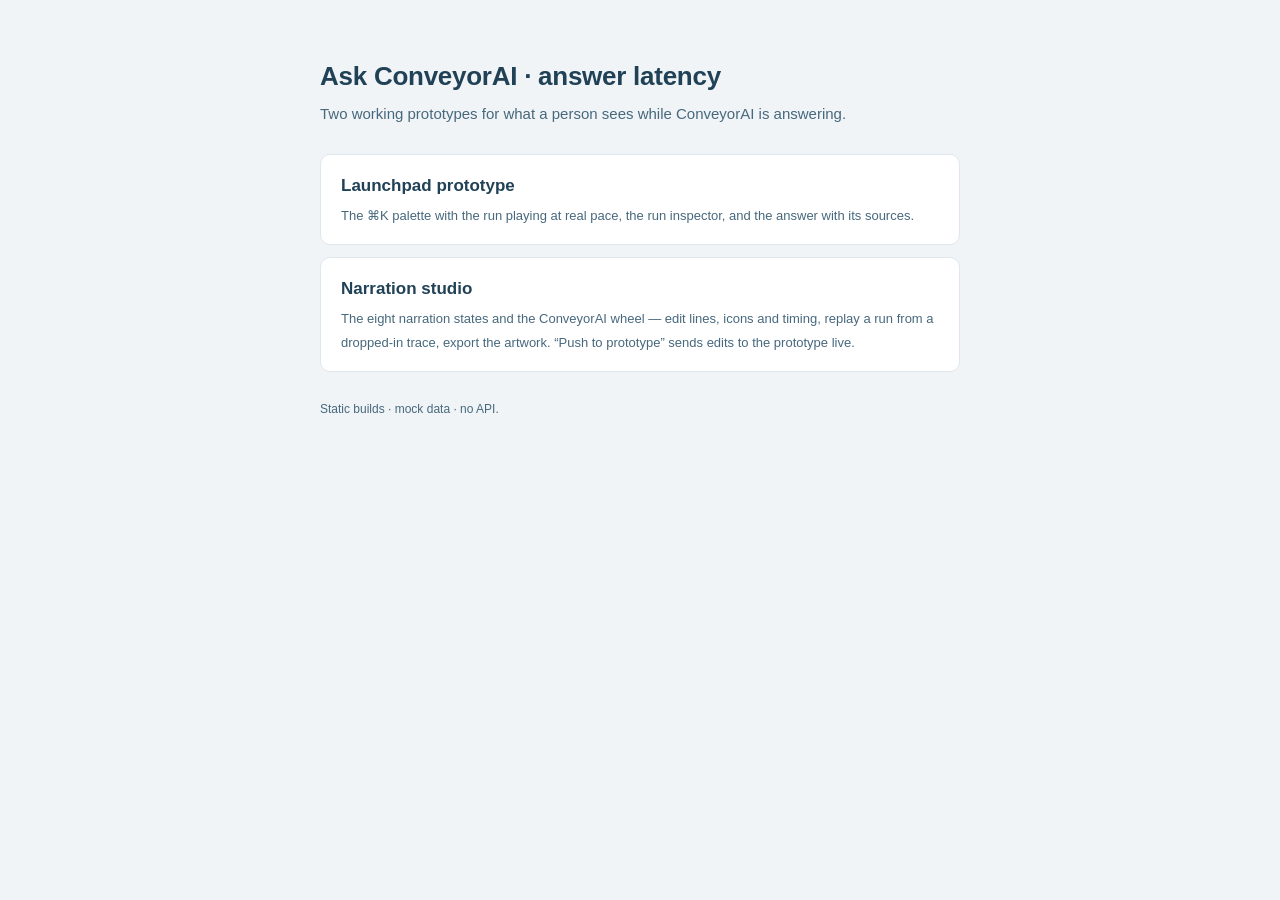
<file: index.html>
<!doctype html>
<html lang="en">
<head>
<meta charset="utf-8">
<meta name="viewport" content="width=device-width,initial-scale=1">
<title>Ask ConveyorAI · latency prototype</title>
<style>
  :root{--g0:#fff;--g2:#f0f4f7;--g3:#dee7ee;--g6:#47687d;--g7:#204156;--green:#20b68c}
  body{margin:0;background:var(--g2);color:var(--g7);font:400 15px/1.55 -apple-system,BlinkMacSystemFont,"Segoe UI",Helvetica,Arial,sans-serif}
  main{max-width:640px;margin:0 auto;padding:56px 20px 80px}
  h1{font-size:26px;margin:0 0 6px;letter-spacing:-.01em}
  p{color:var(--g6);margin:0 0 28px}
  a.card{display:block;background:var(--g0);border:1px solid var(--g3);border-radius:10px;padding:18px 20px;margin-bottom:12px;color:inherit;text-decoration:none}
  a.card:hover{border-color:var(--green)}
  a.card b{display:block;font-size:17px;margin-bottom:4px}
  a.card span{color:var(--g6);font-size:13px}
  footer{color:var(--g6);font-size:12px;margin-top:28px}
</style>
</head>
<body>
<main>
  <h1>Ask ConveyorAI · answer latency</h1>
  <p>Two working prototypes for what a person sees while ConveyorAI is answering.</p>
  <a class="card" href="./prototype/"><b>Launchpad prototype</b><span>The ⌘K palette with the run playing at real pace, the run inspector, and the answer with its sources.</span></a>
  <a class="card" href="./narration-studio/"><b>Narration studio</b><span>The eight narration states and the ConveyorAI wheel — edit lines, icons and timing, replay a run from a dropped-in trace, export the artwork. “Push to prototype” sends edits to the prototype live.</span></a>
  <footer>Static builds · mock data · no API.</footer>
</main>
</body>
</html>
</file>
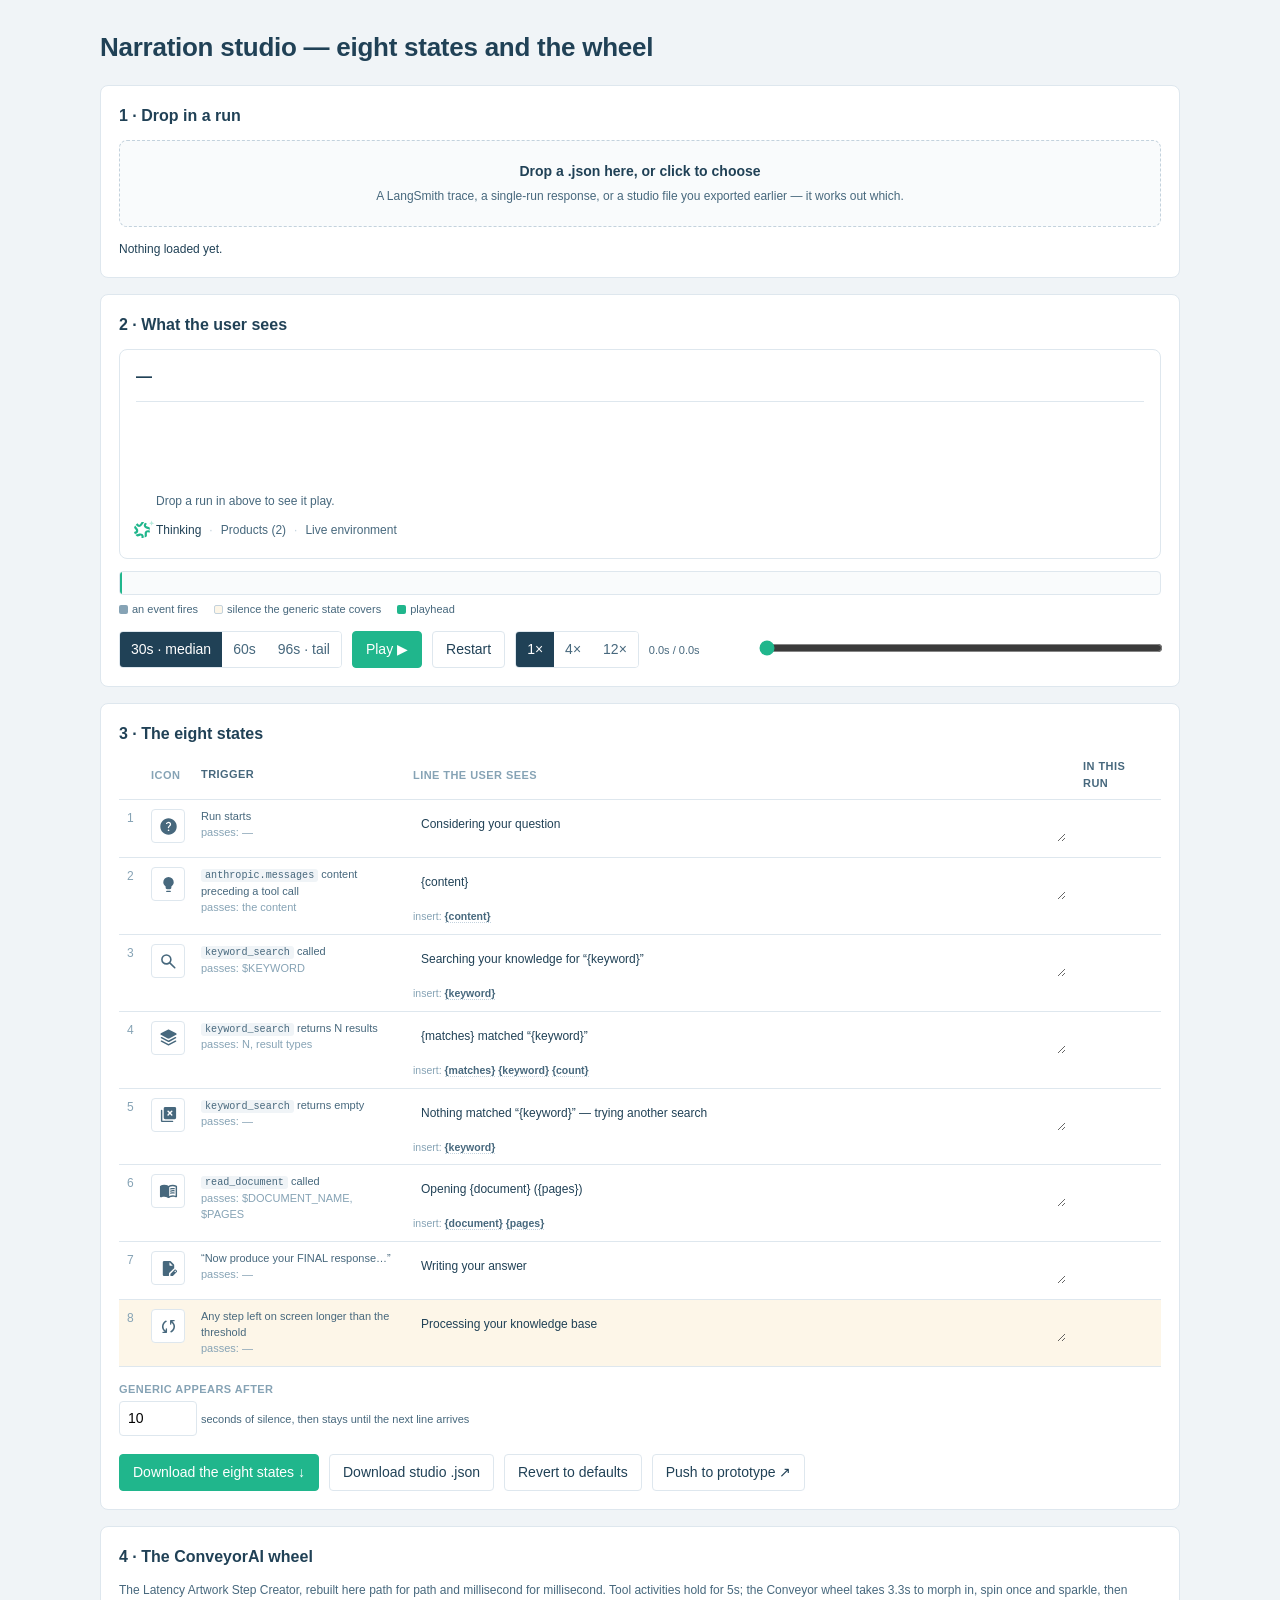
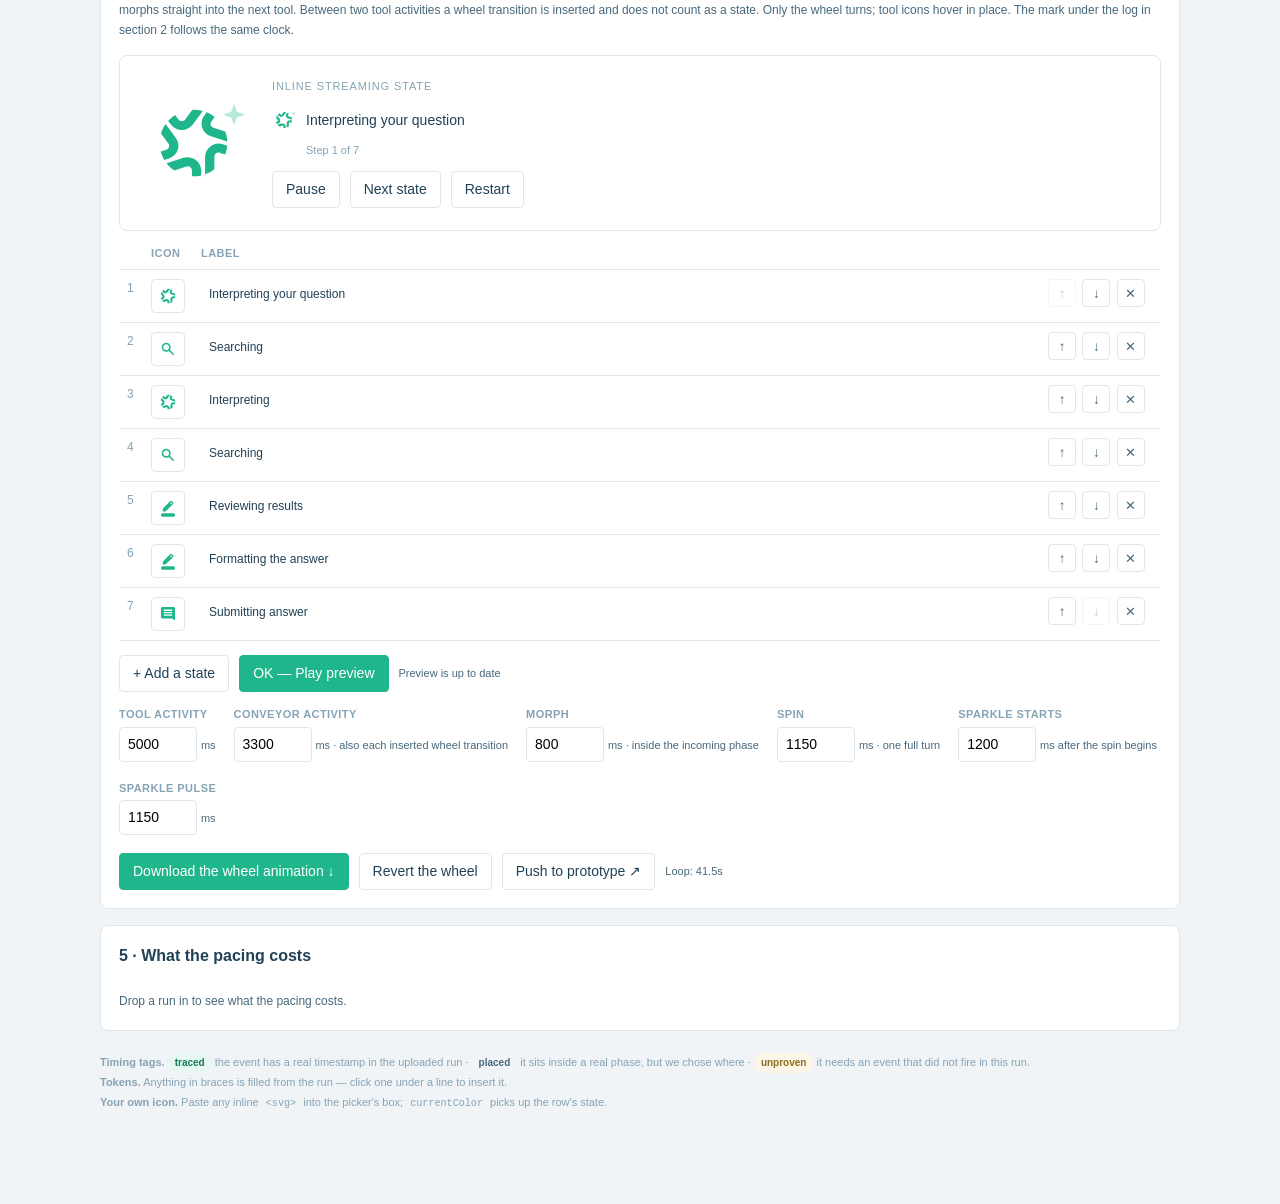
<file: narration-studio/index.html>
<!doctype html>
<html lang="en">
<head>
<meta charset="utf-8">
<meta name="viewport" content="width=device-width, initial-scale=1">
<title>Narration studio — eight states</title>
<style>
  :root{
    --g0:#fff;--g1:#f9fbfc;--g2:#f0f4f7;--g3:#dee7ee;--g4:#c3d2dd;--g5:#86a3b5;--g6:#47687d;--g7:#204156;
    --green:#20b68c;--amber:#d59f24;--amberbg:#fdf6e8;--red:#c0392b;
    --r:4px;--r-lg:8px;--t-h1:26px;--t-h2:20px;--t-h3:16px;--t-h4:14px;--t-sm:12px;--t-xs:11px;
  }
  *{box-sizing:border-box}
  body{margin:0;background:var(--g2);color:var(--g7);
    font:400 14px/1.5 -apple-system,BlinkMacSystemFont,"Segoe UI",Helvetica,Arial,sans-serif}
  .wrap{max-width:1120px;margin:0 auto;padding:28px 20px 80px}
  h1{font-size:var(--t-h1);margin:0 0 18px;letter-spacing:-.01em}
  h2{font-size:var(--t-h3);margin:0 0 12px}
  .sub{color:var(--g6);font-size:var(--t-sm);max-width:78ch;margin:0 0 22px;line-height:1.65}
  .card{background:var(--g0);border:1px solid var(--g3);border-radius:var(--r-lg);padding:18px;margin-bottom:16px}
  code{background:var(--g2);padding:1px 4px;border-radius:3px;font-size:.92em}

  .drop{border:1.5px dashed var(--g4);border-radius:var(--r-lg);padding:20px;text-align:center;
    background:var(--g1);cursor:pointer;transition:border-color .15s,background .15s}
  .drop:hover,.drop.over{border-color:var(--green);background:#f2fbf8}
  .drop b{display:block;font-size:var(--t-h4);margin-bottom:3px}
  .drop span{font-size:var(--t-sm);color:var(--g6)}
  .detected{margin-top:12px;font-size:var(--t-sm);line-height:1.7}
  .detected.bad{color:var(--red)}
  .pill{display:inline-block;border-radius:999px;padding:2px 9px;font-size:var(--t-xs);font-weight:600;
    background:var(--g2);color:var(--g6);margin:0 6px 4px 0}
  .pill.good{background:#e7f7f1;color:#12795c}
  .pill.warn{background:var(--amberbg);color:#8a6d1f}

  .stage{border:1px solid var(--g3);border-radius:var(--r-lg);padding:16px;background:var(--g0)}
  .qline{font-size:var(--t-h3);font-weight:600;line-height:1.4;padding-bottom:12px;border-bottom:1px solid var(--g3);margin-bottom:12px}
  /* Fixed window, bottom-anchored: the product shows three lines and never
     changes height, so the studio has to behave the same way. */
  /* No gap between rows: the connector has to run unbroken from one icon to
     the next, so the space belongs inside the row (as the text's padding)
     rather than between them. */
  .logwin{height:96px;display:flex;flex-direction:column;justify-content:flex-end;overflow:hidden;
    -webkit-mask-image:linear-gradient(to bottom,transparent 0,#000 18px);
    mask-image:linear-gradient(to bottom,transparent 0,#000 18px)}
  /* No `both` on the fill mode. `both` holds the animation's first keyframe —
     opacity 0 — whenever the animation has not finished, which is how the log
     ended up invisible: on a dense trace the rows were replaced faster than
     280ms and never reached the end. Without it a row's resting state is
     visible and the fade is purely additive, so the worst case is a row that
     appears without animating rather than one that never appears. */
  /* Sized to the Launchpad prototype's log: 12px step icons in a 12px column,
     8px to the text, and the 20px mark under them on the same axis — so the
     mark reads as a little larger than the steps, exactly as it does there. */
  .logrow{display:flex;gap:8px;align-items:flex-start;font-size:var(--t-sm);line-height:1.5;color:var(--g6);
    animation:fade .32s cubic-bezier(.2,.8,.2,1)}
  /* The icon column carries the thread: a hairline drops from each icon to the
     next, so three separate lines read as one process still running rather
     than three things that happened. */
  .logrow .iccol{display:flex;flex-direction:column;align-items:center;flex:none;align-self:stretch;width:12px}
  .logrow .thread{width:1px;flex:1;min-height:8px;margin:3px 0;background:var(--g3)}
  .logrow:last-child .thread{display:none}
  .logrow .tx{padding-bottom:10px}
  .logrow:last-child .tx{padding-bottom:0}
  .logrow.cur{color:var(--g7)}
  /* The step in progress shimmers — a light sweep across the words only, not
     the icon beside them, so the attention lands on what is being said. The
     gradient is clipped to the glyphs, which is why the colour goes
     transparent; the plain colour stays as the fallback wherever
     background-clip:text is unsupported or motion is turned down. */
  .logrow.cur .tx{
    background:linear-gradient(100deg,var(--g7) 38%,var(--g4) 50%,var(--g7) 62%);
    background-size:220% 100%;
    -webkit-background-clip:text;background-clip:text;
    -webkit-text-fill-color:transparent;color:transparent;
    animation:shimmer 2.4s linear infinite}
  @keyframes shimmer{from{background-position:180% 0}to{background-position:-80% 0}}
  @media(prefers-reduced-motion:reduce){
    .logrow.cur .tx{animation:none;background:none;
      -webkit-text-fill-color:var(--g7);color:var(--g7)}}
  .mk{color:var(--green)}
  .logrow .ic{width:12px;height:12px;flex:none;margin-top:3px;color:currentColor}
  .logrow .ic svg{width:100%;height:100%;display:block;fill:currentColor}
  /* A line rises into place rather than appearing. 2px over 220ms read as a
     pop; 6px over 320ms on an ease-out curve reads as arriving. The same
     values are used by the Launchpad prototype's log. */
  @keyframes fade{from{opacity:0;transform:translateY(6px)}to{opacity:1;transform:none}}
  /* The filler is the one line nobody asked for, so it takes its time: twice
     the rise of a real event, which reads as settling in rather than landing. */
  .logrow.generic{animation-duration:.64s}
  @media(prefers-reduced-motion:reduce){.logrow{animation:none}}
  .thinkrow{display:flex;align-items:center;gap:8px;margin-top:8px;
    font-size:var(--t-sm);color:var(--g6)}
  /* A 12px column, the width of the step icons above, with the 20px mark centred
     in it and overflowing 4px to each side — flex centring overflows evenly,
     where a grid track would grow to the mark and push it 4px right. */
  .mk{width:12px;height:24px;flex:none;display:flex;justify-content:center;align-items:center;overflow:visible}
  /* 24px, not 20: the wheel sits in a 30-unit box with 3-unit margins, so a
     20px svg drew it at 16px and it barely cleared the 12px step icons. At
     24px the wheel itself is ~19px — a size up from the steps, as the
     Launchpad prototype has it. */
  .mk svg{width:24px;height:24px;flex:none;display:block;overflow:visible}
  #thinkTx{font-weight:500;color:var(--g7)}
  .sep{color:var(--g4)}

  .tp{display:flex;align-items:center;gap:10px;flex-wrap:wrap;margin-top:14px}
  .seg{display:inline-flex;border:1px solid var(--g3);border-radius:var(--r);overflow:hidden}
  .seg button{border:0;background:var(--g0);color:var(--g6);font:600 var(--t-xs)/1 inherit;padding:7px 11px;cursor:pointer}
  .seg button[aria-pressed="true"]{background:var(--g7);color:var(--g0)}
  .btn{border:1px solid var(--g3);background:var(--g0);color:var(--g7);border-radius:var(--r);
    padding:7px 13px;font:600 var(--t-xs)/1 inherit;cursor:pointer}
  .btn:hover{background:var(--g1)}
  .btn.primary{background:var(--green);border-color:var(--green);color:#fff}
  .clock{font-variant-numeric:tabular-nums;font-size:var(--t-xs);color:var(--g6);min-width:98px}
  .scrubwrap{flex:1;min-width:190px}
  input[type=range]{width:100%;accent-color:var(--green)}

  .band{position:relative;height:24px;border:1px solid var(--g3);border-radius:var(--r);margin-top:12px;overflow:hidden;background:var(--g1)}
  .band .gap{position:absolute;top:0;bottom:0;background:var(--amberbg)}
  .band .mark{position:absolute;top:0;bottom:0;width:2px;background:var(--g5)}
  .band .ph{position:absolute;top:0;bottom:0;width:2px;background:var(--green);z-index:3}
  .bandkey{display:flex;gap:16px;flex-wrap:wrap;font-size:var(--t-xs);color:var(--g6);margin-top:6px}
  .bandkey i{display:inline-block;width:9px;height:9px;border-radius:2px;margin-right:4px;vertical-align:-1px}

  table{width:100%;border-collapse:collapse;font-size:var(--t-sm)}
  th{text-align:left;font-size:var(--t-xs);text-transform:uppercase;letter-spacing:.04em;color:var(--g5);
    font-weight:600;padding:0 8px 8px;border-bottom:1px solid var(--g3)}
  td{padding:9px 8px;border-bottom:1px solid var(--g3);vertical-align:top}
  tr.gen td{background:var(--amberbg)}
  .num{width:24px;color:var(--g5);font-variant-numeric:tabular-nums}
  .iccell{width:46px}
  .icbtn{width:34px;height:34px;border:1px solid var(--g3);border-radius:var(--r);background:var(--g0);
    cursor:pointer;display:grid;place-items:center;color:var(--g6);padding:0}
  .icbtn:hover{border-color:var(--g5)}
  .icbtn svg{width:19px;height:19px;fill:currentColor;display:block}
  .trig{width:212px;font-size:var(--t-xs);color:var(--g6);line-height:1.45}
  .lineinput{width:100%;border:1px solid transparent;border-radius:var(--r);padding:5px 7px;font:inherit;
    color:var(--g7);background:transparent;resize:vertical;min-height:34px}
  .lineinput:hover{border-color:var(--g3)}
  .lineinput:focus{border-color:var(--g5);outline:none;background:var(--g0)}
  .tok{font-size:10.5px;color:var(--g5);margin-top:3px}
  .tok b{color:var(--g6);font-weight:600;cursor:pointer;border-bottom:1px dotted var(--g4)}
  .tag{display:inline-block;border-radius:999px;padding:1px 7px;font-size:10px;font-weight:600}
  .tag.traced{background:#e7f7f1;color:#12795c}
  .tag.placed{background:var(--g2);color:var(--g6)}
  .tag.unproven{background:var(--amberbg);color:#8a6d1f}
  .fires{font-variant-numeric:tabular-nums;font-size:var(--t-xs);color:var(--g6);width:86px}

  .modal{position:fixed;inset:0;background:rgba(20,30,40,.35);display:none;place-items:center;z-index:50}
  .modal.open{display:grid}
  .picker{background:var(--g0);border-radius:var(--r-lg);width:min(760px,92vw);max-height:82vh;display:flex;flex-direction:column;
    box-shadow:0 20px 60px rgba(0,0,0,.25)}
  .picker header{display:flex;align-items:center;gap:10px;padding:14px 16px;border-bottom:1px solid var(--g3)}
  .picker header input{flex:1;border:1px solid var(--g3);border-radius:var(--r);padding:7px 10px;font:inherit}
  .grid{overflow:auto;padding:12px;display:grid;grid-template-columns:repeat(auto-fill,minmax(66px,1fr));gap:6px}
  .grid button{aspect-ratio:1;border:1px solid var(--g3);border-radius:var(--r);background:var(--g0);cursor:pointer;
    display:grid;place-items:center;gap:2px;padding:4px;color:var(--g6)}
  .grid button:hover{border-color:var(--green);color:var(--g7)}
  .grid button[aria-pressed="true"]{border-color:var(--green);background:#f2fbf8}
  .grid button svg{width:20px;height:20px;fill:currentColor}
  .grid button span{font-size:8.5px;color:var(--g5);text-align:center;line-height:1.1;word-break:break-word}
  .picker footer{border-top:1px solid var(--g3);padding:12px 16px;display:flex;gap:9px;align-items:flex-start}
  .picker footer textarea{flex:1;border:1px solid var(--g3);border-radius:var(--r);padding:7px;
    font:400 11px/1.4 ui-monospace,Menlo,monospace;min-height:56px}

  .wheelstage{display:flex;align-items:center;gap:28px;padding:22px 24px;border:1px solid var(--g3);
    border-radius:var(--r-lg);background:var(--g0);margin-bottom:14px}
  .bigmk{width:100px;height:100px;flex:none;overflow:visible}
  .inlinemk{width:24px;height:24px;flex:0 0 24px;overflow:visible}
  [data-mark] [data-rot]{transform-origin:12px 12px}
  .wheelnow{flex:1;min-width:0}
  .inline-heading{font-size:var(--t-xs);letter-spacing:.08em;text-transform:uppercase;color:var(--g5);margin-bottom:10px}
  .inline-row{display:flex;align-items:center;gap:10px;min-height:32px}
  .inline-copy{font-size:var(--t-h4);color:var(--g7);line-height:1.5;overflow-wrap:anywhere}
  .inline-copy.enter{animation:status-enter .4s ease-out}
  @keyframes status-enter{from{opacity:0;transform:translateY(4px)}to{opacity:1;transform:translateY(0)}}
  @media(prefers-reduced-motion:reduce){.inline-copy.enter{animation:none}}
  .inline-progress{font-size:var(--t-xs);color:var(--g5);margin:6px 0 0 34px;font-variant-numeric:tabular-nums}
  .ops{width:124px;white-space:nowrap}
  .opbtn{border:1px solid var(--g3);background:var(--g0);color:var(--g6);border-radius:var(--r);width:28px;height:28px;
    cursor:pointer;font:600 12px/1 inherit;padding:0;margin-left:3px}
  .opbtn:hover{border-color:var(--g5);color:var(--g7)}.opbtn:disabled{opacity:.35;cursor:default}
  .labelinput{width:100%;border:1px solid transparent;border-radius:var(--r);padding:5px 7px;font:inherit;color:var(--g7);background:transparent}
  .labelinput:hover{border-color:var(--g3)}.labelinput:focus{border-color:var(--g5);outline:none;background:var(--g0)}
  /* The wheel's icons are always the mark's green, whatever shape they are:
     under the ConveyorAI wheel everything is the one colour. */
  .icbtn.wheelic{color:var(--green)}.icbtn.wheelic svg{width:22px;height:22px;overflow:visible}
  .grid button.builtin{border-color:#bfe9db;background:#f2fbf8}
  .status{font-size:var(--t-xs);color:var(--g6)}

  .fields{display:flex;gap:18px;flex-wrap:wrap;align-items:flex-end;margin-top:14px}
  .field label{display:block;font-size:var(--t-xs);color:var(--g5);font-weight:600;text-transform:uppercase;
    letter-spacing:.04em;margin-bottom:4px}
  .field input[type=number]{width:78px;border:1px solid var(--g3);border-radius:var(--r);padding:6px 8px;font:inherit}
  .field em{font-style:normal;font-size:11px;color:var(--g6)}
  .stats{display:flex;gap:24px;flex-wrap:wrap}
  .stat b{display:block;font-size:var(--t-h2);font-variant-numeric:tabular-nums;line-height:1.2}
  .stat span{font-size:var(--t-xs);color:var(--g6)}
  .note{margin-top:12px;font-size:var(--t-sm);color:var(--g6);line-height:1.65}
  .foot{color:var(--g5);font-size:var(--t-xs);margin-top:22px;line-height:1.8}
</style>
</head>
<body>
<div class="wrap">
  <h1>Narration studio — eight states and the wheel</h1>

  <div class="card">
    <h2>1 · Drop in a run</h2>
    <div class="drop" id="drop">
      <b>Drop a .json here, or click to choose</b>
      <span>A LangSmith trace, a single-run response, or a studio file you exported earlier — it works out which.</span>
      <input type="file" id="file" accept="application/json,.json" hidden>
    </div>
    <div class="detected" id="detected">Nothing loaded yet.</div>
  </div>

  <div class="card">
    <h2>2 · What the user sees</h2>
    <div class="stage">
      <div class="qline" id="qline">—</div>
      <div class="logwin" id="logwin"></div>
      <div class="thinkrow">
        <span class="mk" id="mk"><svg viewBox="-3 -3 30 30" data-mark="log" aria-hidden="true"><g data-hov><g data-rot><path data-icon fill="#20b68c" fill-rule="evenodd" d=""/></g></g><path data-star fill="#79d9be" opacity="0" d="M24 0L24.9 2.6 27.5 3.5 24.9 4.4 24 7 23.1 4.4 20.5 3.5 23.1 2.6Z"/></svg></span>
        <span id="thinkTx">Thinking</span>
        <span class="sep">·</span><span>Products (2)</span>
        <span class="sep">·</span><span>Live environment</span>
      </div>
    </div>

    <div class="band" id="band"><div class="ph" id="ph" style="left:0"></div></div>
    <div class="bandkey">
      <span><i style="background:var(--g5)"></i>an event fires</span>
      <span><i style="background:var(--amberbg);border:1px solid var(--g4)"></i>silence the generic state covers</span>
      <span><i style="background:var(--green)"></i>playhead</span>
    </div>

    <div class="tp">
      <div class="seg" id="lenSeg"></div>
      <button class="btn primary" id="play">Play ▶</button>
      <button class="btn" id="reset">Restart</button>
      <div class="seg" id="spdSeg"></div>
      <span class="clock" id="clock">0.0s / 0.0s</span>
      <div class="scrubwrap"><input type="range" id="scrub" min="0" max="1000" value="0" aria-label="Scrub the run"></div>
    </div>
  </div>

  <div class="card">
    <h2>3 · The eight states</h2>
    <table>
      <thead><tr>
        <th class="num"></th><th class="iccell">Icon</th><th class="trig">Trigger</th>
        <th>Line the user sees</th><th class="fires">In this run</th>
      </tr></thead>
      <tbody id="rows"></tbody>
    </table>

    <div class="fields" id="genFields"></div>

    <div class="tp" style="margin-top:18px">
      <button class="btn primary" id="download">Download the eight states ↓</button>
      <button class="btn" id="exportJson">Download studio .json</button>
      <button class="btn" id="revert">Revert to defaults</button>
      <button class="btn" data-push title="Send the eight states, the generic timing and the wheel to the Launchpad prototype">Push to prototype ↗</button>
      <span class="status" data-push-status></span>
    </div>
  </div>

  <div class="card">
    <h2>4 · The ConveyorAI wheel</h2>
    <p class="note" style="margin:0 0 14px">
      The Latency Artwork Step Creator, rebuilt here path for path and millisecond for millisecond. Tool activities
      hold for 5s; the Conveyor wheel takes 3.3s to morph in, spin once and sparkle, then morphs straight into the
      next tool. Between two tool activities a wheel transition is inserted and does not count as a state. Only the
      wheel turns; tool icons hover in place. The mark under the log in section 2 follows the same clock.
    </p>
    <div class="wheelstage">
      <svg class="bigmk" viewBox="-3 -3 30 30" data-mark="big" aria-hidden="true"><g data-hov><g data-rot><path data-icon fill="#20b68c" fill-rule="evenodd" d=""/></g></g><path data-star fill="#79d9be" opacity="0" d="M24 0L24.9 2.6 27.5 3.5 24.9 4.4 24 7 23.1 4.4 20.5 3.5 23.1 2.6Z"/></svg>
      <div class="wheelnow">
        <div class="inline-heading">Inline streaming state</div>
        <div class="inline-row">
          <svg class="inlinemk" viewBox="-3 -3 30 30" data-mark="inline" aria-hidden="true"><g data-hov><g data-rot><path data-icon fill="#20b68c" fill-rule="evenodd" d=""/></g></g><path data-star fill="#79d9be" opacity="0" d="M24 0L24.9 2.6 27.5 3.5 24.9 4.4 24 7 23.1 4.4 20.5 3.5 23.1 2.6Z"/></svg>
          <div id="wheelLabel" class="inline-copy" role="status" aria-live="polite"></div>
        </div>
        <div id="wheelPhase" class="inline-progress"></div>
        <div class="tp" style="margin-top:12px">
          <button class="btn" id="wheelPlay">Pause</button>
          <button class="btn" id="wheelNext">Next state</button>
          <button class="btn" id="wheelRestart">Restart</button>
        </div>
      </div>
    </div>
    <table>
      <thead><tr><th class="num"></th><th class="iccell">Icon</th><th>Label</th><th class="ops"></th></tr></thead>
      <tbody id="wheelRows"></tbody>
    </table>
    <div class="tp">
      <button class="btn" id="wheelAdd">+ Add a state</button>
      <button class="btn primary" id="wheelApply">OK — Play preview</button>
      <span class="status" id="wheelStatus">Preview is up to date</span>
    </div>
    <div class="fields" id="wheelFields"></div>
    <div class="tp" style="margin-top:18px">
      <button class="btn primary" id="exportSvg">Download the wheel animation ↓</button>
      <button class="btn" id="wheelRevert">Revert the wheel</button>
      <button class="btn" data-push title="Send the eight states, the generic timing and the wheel to the Launchpad prototype">Push to prototype ↗</button>
      <span class="status" id="wheelLoop"></span>
      <span class="status" data-push-status></span>
    </div>
  </div>

  <div class="card">
    <h2>5 · What the pacing costs</h2>
    <div class="stats" id="stats"></div>
    <div class="note" id="verdict"></div>
  </div>

  <p class="foot">
    <b>Timing tags.</b>
    <span class="tag traced">traced</span> the event has a real timestamp in the uploaded run ·
    <span class="tag placed">placed</span> it sits inside a real phase, but we chose where ·
    <span class="tag unproven">unproven</span> it needs an event that did not fire in this run.<br>
    <b>Tokens.</b> Anything in braces is filled from the run — click one under a line to insert it.<br>
    <b>Your own icon.</b> Paste any inline <code>&lt;svg&gt;</code> into the picker's box;
    <code>currentColor</code> picks up the row's state.
  </p>
</div>

<div class="modal" id="modal">
  <div class="picker">
    <header>
      <strong style="font-size:14px">Pick an icon</strong>
      <input id="icSearch" placeholder="Search the design system's icons…" autocomplete="off">
      <button class="btn" id="icClose">Close</button>
    </header>
    <div class="grid" id="icGrid"></div>
    <footer>
      <textarea id="icPaste" placeholder="…or paste your own inline &lt;svg&gt; here and press Use"></textarea>
      <button class="btn" id="icUse">Use</button>
    </footer>
  </div>
</div>

<script id="iconData" type="application/json">{"accessibility-new":["M423.98-760.79q-23.2-23.41-23.2-56.03 0-32.62 23.12-56.09 23.12-23.48 56.02-23.48 32.91 0 56.1 23.4 23.2 23.4 23.2 56.02 0 32.62-23.12 56.1-23.12 23.48-56.02 23.48-32.91 0-56.1-23.4ZM365.65-111.7v-494.05q-56.3-4.34-109.54-10.55-53.24-6.22-103.68-16.66-16.26-3.56-24.39-16.82-8.13-13.26-4-28.52 3.57-15.27 17.55-22.68t30.24-3.85q76 16 151.43 22.22 75.44 6.22 156.74 6.22 81.3 0 157.02-6.22 75.72-6.22 152.28-22.22 16.27-3 29.86 4.23 13.6 7.22 17.36 22.3 3.57 15.26-4.56 28.24-8.13 12.97-24.39 16.54-50.44 10.43-103.68 16.93-53.24 6.5-108.98 10.84v494.05q0 15.48-10.37 25.85-10.37 10.37-26.41 10.37-15.47 0-25.84-10.37-10.38-10.37-10.38-25.85V-340h-83.82v228.3q0 15.48-10.38 25.85-10.37 10.37-25.84 10.37-16.04 0-26.13-10.37t-10.09-25.85Z"],"add":["M440.39-440.39H225.48q-16.71 0-28.16-11.5t-11.45-28.29q0-16.78 11.45-28.1 11.45-11.33 28.16-11.33h214.91v-214.91q0-16.71 11.5-28.44 11.5-11.74 28.29-11.74 16.78 0 28.1 11.74 11.33 11.73 11.33 28.44v214.91h214.91q16.71 0 28.44 11.5 11.74 11.5 11.74 28.29 0 16.78-11.74 28.1-11.73 11.33-28.44 11.33H519.61v214.91q0 16.71-11.5 28.16t-28.29 11.45q-16.78 0-28.1-11.45-11.33-11.45-11.33-28.16v-214.91Z"],"add-circle":["M449.61-442.61V-310q0 14.19 9.52 23.79 9.53 9.6 24.05 9.6 14.52 0 23.86-9.36 9.35-9.36 9.35-24.17v-132.47H650q14.19 0 23.79-9.52 9.6-9.53 9.6-24.05 0-14.52-9.36-23.86-9.36-9.35-24.17-9.35H516.39V-650q0-14.19-9.52-23.79-9.53-9.6-24.05-9.6-14.52 0-23.86 9.36-9.35 9.36-9.35 24.17v140.47H310q-14.19 0-23.79 9.52-9.6 9.53-9.6 24.05 0 14.52 9.36 23.86 9.36 9.35 24.17 9.35h139.47Zm30.73 376.74q-86.2 0-161.5-32.39-75.3-32.4-131.74-88.84-56.44-56.44-88.84-131.73-32.39-75.3-32.39-161.59t32.39-161.67q32.4-75.37 88.75-131.34t131.69-88.62q75.34-32.65 161.67-32.65 86.34 0 161.78 32.61 75.45 32.6 131.37 88.5 55.93 55.89 88.55 131.45 32.63 75.56 32.63 161.87 0 86.29-32.65 161.58t-88.62 131.48q-55.97 56.18-131.42 88.76-75.46 32.58-161.67 32.58Z"],"align-center":["M105.48-440.39q-16.71 0-28.16-11.5t-11.45-28.29q0-16.78 11.45-28.1 11.45-11.33 28.16-11.33h749.04q16.71 0 28.44 11.5 11.74 11.5 11.74 28.29 0 16.78-11.74 28.1-11.73 11.33-28.44 11.33H105.48ZM320-579.61q-16.71 0-28.16-11.45t-11.45-28.72v-40q0-16.71 11.45-28.16T320-699.39h320q16.71 0 28.16 11.45t11.45 28.16v40q0 17.27-11.45 28.72T640-579.61H320Zm0 319q-16.71 0-28.16-11.45t-11.45-28.72v-40q0-16.71 11.45-28.16T320-380.39h320q16.71 0 28.16 11.45t11.45 28.16v40q0 17.27-11.45 28.72T640-260.61H320Z"],"align-end":["M105.48-65.87q-16.71 0-28.16-11.5t-11.45-28.28q0-16.78 11.45-28.11 11.45-11.33 28.16-11.33h749.04q16.71 0 28.44 11.5 11.74 11.51 11.74 28.29t-11.74 28.1q-11.73 11.33-28.44 11.33H105.48ZM320-520.39q-16.71 0-28.16-11.45T280.39-560v-40q0-16.71 11.45-28.16T320-639.61h320q16.71 0 28.16 11.45T679.61-600v40q0 16.71-11.45 28.16T640-520.39H320Zm0 240q-16.71 0-28.16-11.45T280.39-320v-40q0-16.71 11.45-28.16T320-399.61h320q16.71 0 28.16 11.45T679.61-360v40q0 16.71-11.45 28.16T640-280.39H320Z"],"align-start":["M105.48-814.91q-16.71 0-28.16-11.5-11.45-11.51-11.45-28.29t11.45-28.39q11.45-11.61 28.16-11.61h749.04q16.71 0 28.44 11.79 11.74 11.78 11.74 28.56t-11.74 28.11q-11.73 11.33-28.44 11.33H105.48ZM320-560.39q-16.71 0-28.16-11.45T280.39-600v-40q0-16.71 11.45-28.16T320-679.61h320q16.71 0 28.16 11.45T679.61-640v40q0 16.71-11.45 28.16T640-560.39H320Zm0 240q-16.71 0-28.16-11.45T280.39-360v-40q0-16.71 11.45-28.16T320-439.61h320q16.71 0 28.16 11.45T679.61-400v40q0 16.71-11.45 28.16T640-320.39H320Z"],"android-cell-5-bar":["M23.04-204.52v-129.91q0-24.37 17.06-41.43 17.07-17.05 41.44-17.05 24.37 0 41.42 17.05Q140-358.8 140-334.43v129.91q0 25.15-17.06 41.9T81.5-145.87q-24.37 0-41.41-16.75-17.05-16.75-17.05-41.9Zm199.52-.08v-213.97q0-24.36 16.75-41.42 16.75-17.05 41.44-17.05 24.68 0 41.73 17.05 17.04 17.06 17.04 41.42v213.97q0 25.23-17.03 41.98-17.02 16.75-41.71 16.75t-41.45-16.75q-16.77-16.75-16.77-41.98Zm198.96.25v-341.48q0-24.36 17.06-41.42 17.06-17.05 41.44-17.05 24.37 0 41.42 17.05 17.04 17.06 17.04 41.42v341.48q0 24.98-17.06 41.73-17.06 16.75-41.44 16.75-24.37 0-41.42-16.75-17.04-16.75-17.04-41.73Zm199.52 0v-424.61q0-24.36 16.75-41.42 16.74-17.06 41.43-17.06t41.74 17.06Q738-653.32 738-628.96v424.61q0 24.98-17.03 41.73-17.03 16.75-41.72 16.75-24.68 0-41.45-16.75-16.76-16.75-16.76-41.73Zm198.96 0v-551.87q0-24.36 17.06-41.42 17.06-17.06 41.44-17.06 24.37 0 41.41 17.06 17.05 17.06 17.05 41.42v551.87q0 24.98-17.06 41.73-17.07 16.75-41.44 16.75-24.37 0-41.42-16.75Q820-179.37 820-204.35Z"],"approval":["M225.09-65.87q-33.48 0-56.35-22.87-22.87-22.87-22.87-56.35v-180.78q0-31.91 23.37-55.56 23.37-23.66 55.85-23.66h509.82q32.48 0 56.13 23.66 23.66 23.65 23.66 55.56v180.78q0 33.48-23.16 56.35-23.15 22.87-56.63 22.87H225.09Zm46.04-168.48h418.3q19.31 0 32.4-13.08 13.08-13.09 13.08-32.4 0-19.3-13.08-32.67-13.09-13.37-32.4-13.37h-418.3q-19.87 0-32.96 13.37-13.08 13.37-13.08 32.67 0 19.31 13.08 32.4 13.09 13.08 32.96 13.08Zm179.22-207.56L289.91-650.39q-10.95-13.39-15.15-28.91-4.2-15.53-1.63-32.61 12-78.26 68.37-130.53Q397.87-894.7 480-894.7t138.5 52.26q56.37 52.27 68.37 130.53 2.57 17.08-1.63 32.61-4.2 15.52-15.15 28.91L510.22-441.91q-12.39 14.69-30.22 14.69t-29.65-14.69Z"],"arrow-back":["m297.18-440.39 210.6 210.61q11.83 11.87 12.11 28.09.28 16.21-11.54 28.28-11.83 12.15-28.25 11.87-16.42-.29-28.45-12.11l-278-278q-6.08-6.23-9.23-13.5-3.16-7.28-3.16-14.91 0-7.64 3.16-14.87 3.15-7.23 9.23-13.42l278.57-278.56q12.67-11.83 28.49-11.83 15.81 0 27.64 11.83 11.82 12.39 11.82 28.31 0 15.92-11.82 27.82L297.18-519.61h477.34q16.89 0 28.53 11.33Q814.7-496.96 814.7-480t-11.65 28.28q-11.64 11.33-28.53 11.33H297.18Z"],"arrow-back-ios-new":["m382.7-480 308.21 308.22q13.26 13.82 13.55 34.56.28 20.74-13.55 35.57-14.82 14.26-35.56 14.26-20.74 0-35-14.26L297.57-424.43q-11.83-11.83-17.24-26.22-5.42-14.39-5.42-29.35t5.42-29.35q5.41-14.39 17.24-26.22l323.78-323.21q14.26-14.83 34.22-14.61 19.95.22 35.34 15.04 13.26 14.83 13.76 35.07.5 20.24-13.76 35.06L382.7-480Z"],"arrow-downward":["M440.39-297.18v-477.34q0-16.89 11.33-28.53Q463.04-814.7 480-814.7t28.28 11.65q11.33 11.64 11.33 28.53v477.34l210.61-210.6q11.82-11.83 28.16-12.16 16.34-.32 28.31 11.55 12.05 11.87 11.77 28.29-.29 16.42-12.11 28.45l-278 278q-6.23 6.08-13.5 9.23-7.28 3.16-14.91 3.16-7.64 0-14.87-3.16-7.23-3.15-13.42-9.23l-278-278.57q-12.39-12.67-12.39-28.49 0-15.81 12.52-27.64 11.87-11.82 27.74-11.82t27.7 11.82l211.17 211.17Z"],"arrow-drop-down":["M459.02-367.41 291.24-534.2q-3.07-3.06-4.85-6.59-1.78-3.54-1.78-7.42 0-8.57 5.63-14.49 5.64-5.91 14.46-5.91h350.6q8.82 0 14.46 6.05 5.63 6.05 5.63 14.49 0 2.11-6.69 13.94L500.97-367.41q-4.01 4.02-9.54 6.3-5.53 2.28-11.48 2.28-5.96 0-11.43-2.28-5.48-2.28-9.5-6.3Z"],"arrow-drop-up":["M304.7-390.39q-8.82 0-14.46-6.05-5.63-6.05-5.63-14.49 0-2.11 6.69-13.94l167.73-166.72q4.01-4.02 9.54-6.3 5.53-2.28 11.48-2.28 5.96 0 11.43 2.28 5.48 2.28 9.5 6.3L668.76-424.8q3.07 3.06 4.85 6.59 1.78 3.54 1.78 7.42 0 8.57-5.63 14.49-5.64 5.91-14.46 5.91H304.7Z"],"arrow-forward":["M662.82-440.39H185.48q-16.96 0-28.28-11.33-11.33-11.32-11.33-28.28t11.33-28.28q11.32-11.33 28.28-11.33h477.34l-210.6-210.61q-11.83-11.82-12.11-28.06-.28-16.24 11.54-28.63 11.83-11.83 28.35-11.55 16.52.29 28.35 12.11l278 278q6.13 6.13 9.26 13.39 3.13 7.26 3.13 14.96 0 7.7-3.13 14.96-3.13 7.26-9.26 13.39l-278.57 278q-12.39 12.39-28.35 12.39-15.95 0-27.78-12.39-11.82-11.83-11.82-27.78 0-15.96 11.82-27.79l211.17-211.17Z"],"arrow-forward-ios":["M577.43-482 269.22-790.22q-13.83-13.82-14.11-34.28-.28-20.46 13.54-34.72 14.83-14.82 35.57-14.82 20.74 0 35 14.82L662-537.57q11.83 11.83 17.24 26.22 5.41 14.39 5.41 29.35t-5.41 29.35q-5.41 14.39-17.24 26.22L338.78-103.22Q323.96-88.39 304-88.89t-34.78-15.33q-13.83-14.82-14.33-34.78t14.33-34.78L577.43-482Z"],"arrow-left":["M535.13-291.3 367.41-459.03q-4.02-4.01-6.3-9.54-2.28-5.53-2.28-11.48 0-5.96 2.28-11.43 2.28-5.48 6.3-9.5L535.2-668.76q3.06-3.07 6.59-4.85 3.54-1.78 7.42-1.78 8.57 0 14.49 5.63 5.91 5.64 5.91 14.46v350.6q0 8.82-6.05 14.46-6.05 5.63-14.49 5.63-2.11 0-13.94-6.69Z"],"arrow-outward":["M648.35-634.26 274.3-259.65q-12.39 11.82-28.06 11.82-15.67 0-27.5-12.39-12.39-12.39-12.39-28.06 0-15.68 12.39-28.07l374.04-374.04H268.52q-17.27 0-28.72-11.5t-11.45-28.29q0-16.78 11.45-28.1 11.45-11.33 28.72-11.33h420q16.71 0 28.16 11.45T728.13-730v420q0 16.71-11.5 28.16t-28.57 11.45q-17.06 0-28.39-11.45-11.32-11.45-11.32-28.16v-324.26Z"],"arrow-right":["M410.79-284.61q-8.57 0-14.49-5.63-5.91-5.64-5.91-14.46v-350.6q0-8.82 6.05-14.46 6.05-5.63 14.49-5.63 2.11 0 13.94 6.69l167.72 167.73q4.02 4.01 6.3 9.54 2.28 5.53 2.28 11.48 0 5.96-2.28 11.43-2.28 5.48-6.3 9.5L424.8-291.24q-3.06 3.07-6.59 4.85-3.54 1.78-7.42 1.78Z"],"arrow-right-alt":["M662.96-442.39H185.48q-16.96 0-28.28-11.33-11.33-11.32-11.33-28.28t11.33-28.28q11.32-11.33 28.28-11.33h477.48L530.78-654.35q-11.82-11.26-11.32-27.5.5-16.24 12.32-28.06 11.26-11.26 27.22-10.98 15.96.28 27.78 11.54l199.57 199q6.13 6.13 9.26 13.39 3.13 7.26 3.13 14.96 0 7.7-3.13 14.96-3.13 7.26-9.26 13.39l-198.57 198q-11.82 11.26-27.78 11.54-15.96.28-27.22-11.54-11.82-11.26-11.82-28 0-16.74 11.82-28.57l130.18-130.17Z"],"arrow-upward":["m440.39-662.82-210.61 210.6q-11.82 11.83-28.06 12.11-16.24.28-28.07-11.54-12.39-11.83-12.11-28.35.29-16.52 12.11-28.35l278-278q6.13-6.13 13.39-9.26 7.26-3.13 14.96-3.13 7.7 0 14.96 3.13 7.26 3.13 13.39 9.26l278.56 278.57q11.83 12.39 11.83 28.35 0 15.95-11.83 27.78-12.39 11.82-28.34 11.82-15.96 0-27.79-11.82L519.61-662.82v477.34q0 16.96-11.33 28.28-11.32 11.33-28.28 11.33t-28.28-11.33q-11.33-11.32-11.33-28.28v-477.34Z"],"attach-file":["M750.04-322.04q0 108.65-78.11 182.41-78.11 73.76-187.15 73.76-109.61 0-187.48-73.76-77.87-73.76-77.87-182.41v-389.05q0-77.58 56.03-130.6 56.02-53.01 133.67-53.01 77.65 0 133.39 53.01 55.74 53.02 55.74 130.6v369.05q0 45.95-33.67 78.21-33.68 32.27-80.13 32.27-47.03 0-80.13-31.94-33.11-31.93-33.11-78.54V-674.7q0-15.57 10.93-26.46 10.94-10.88 26.87-10.88 15.94 0 26.7 10.88 10.76 10.89 10.76 26.46v332.66q0 14.74 11.37 24.97 11.37 10.24 27.25 10.24 15.87 0 26.89-10.24Q523-327.3 523-342.04v-368.48q.57-46.31-33.22-77.61-33.78-31.3-80.86-31.3t-80.65 31.08q-33.57 31.08-33.57 77.26v389.05q.56 77.43 56.38 129.45 55.82 52.02 134.44 52.02 77.92 0 133.87-52.02 55.96-52.02 55.39-129.45v-368.48q0-16.14 10.94-27.03t26.87-10.89q15.93 0 26.69 10.89 10.76 10.89 10.76 27.03v368.48Z"],"automation":["M286.39-261.83Q243-225 195.54-228.78q-47.45-3.78-82.28-33.05Q79-291.09 67.09-337.26 55.17-383.43 85-432.96l79.17-132.47q-26.43-22.7-41.87-55.05-15.43-32.35-15.43-69.35 0-69.08 48.11-117.47 48.11-48.4 116.91-48.4 68.81 0 117.2 48.4 48.39 48.39 48.39 117.19 0 68.81-48.39 117.2t-116.92 48.39q-9.87 0-19.52-1.22t-18.52-4.22l-81.74 137.61q-12.3 20.74-7.87 39.92 4.44 19.17 19.18 31.19 14.73 12.02 34.13 13.52 19.39 1.5 37.13-13.8l439.21-377.09Q718.13-736 766.09-733q47.95 3 82.21 32.83 34.27 29.82 45.61 76.5Q905.26-577 876-528.04L798.39-395q26.44 22.13 41.87 54.48 15.44 32.35 15.44 69.35 0 69.08-48.9 117.19-48.89 48.11-117.97 48.11-68.53 0-116.42-48.11t-47.89-117.19q0-68.53 47.89-116.92t116.42-48.39q9.87 0 19.02.72t18.58 3.15l81.74-136.04q12.31-20.18 7.31-39.63-5-19.46-19.74-31.2-14.74-11.74-34.13-13.24t-36 13.24L286.39-261.83Z"],"badge":["M232-241.91h239v-14q0-18-9-32t-23-19q-32-11-50-14.5t-35-3.5q-19 0-40.5 4.5t-48.5 13.5q-15 5-24 19t-9 32v14Zm361-67h120q11 0 18-7t7-18q0-11-7-18t-18-7H593q-11 0-18 7t-7 18q0 11 7 18t18 7Zm-200.5-65.5q15.5-15.5 15.5-38.5t-15.5-38.5q-15.5-15.5-38.5-15.5t-38.5 15.5q-15.5 15.5-15.5 38.5t15.5 38.5q15.5 15.5 38.5 15.5t38.5-15.5Zm200.5-47.5h120q11 0 18-7t7-18q0-11-7-18t-18-7H593q-11 0-18 7t-7 18q0 11 7 18t18 7ZM145.09-65.87q-32.51 0-55.87-23.35-23.35-23.36-23.35-55.87v-469.82q0-32.74 23.35-56.26 23.36-23.53 55.87-23.53h230.78v-129.82q0-29.65 19.91-49.92 19.91-20.26 50.55-20.26h68.19q29.65 0 49.92 20.26 20.26 20.27 20.26 49.92v129.82h230.21q32.74 0 56.26 23.53 23.53 23.52 23.53 56.26v469.82q0 32.51-23.53 55.87-23.52 23.35-56.26 23.35H145.09Zm306.04-534.3h58.3v-219.26h-58.3v219.26Z"],"balance":["M105.48-105.87q-16.96 0-28.28-11.33-11.33-11.32-11.33-28.28 0-16.95 11.33-28.28 11.32-11.33 28.28-11.33h334.91v-476.65q-24.87-9.56-43.96-28.93-19.08-19.37-28.65-44.24H225.17l110.66 268.04q5.13 10.83 5.91 22.65.78 11.83-1.22 23.09-9.56 47.26-49.95 71.74-40.4 24.48-85.09 24.48-44.7 0-85.37-24.76-40.68-24.76-49.68-71.46-2-11.26-1.5-23.09.5-11.82 5.63-22.65l111.22-268.04h-40.3q-16.96 0-28.28-11.33-11.33-11.33-11.33-28.28 0-16.96 11.33-28.57 11.32-11.61 28.28-11.61h222.3q14.26-35.56 44.39-57.78Q442.3-894.7 480-894.7t67.83 22.22q30.13 22.22 44.39 57.78h222.3q16.96 0 28.57 11.61t11.61 28.57q0 16.95-11.61 28.28-11.61 11.33-28.57 11.33h-40.3l111.22 268.04q5.13 10.83 5.63 22.65.5 11.83-1.5 23.09-9 47.26-49.68 71.74-40.67 24.48-85.09 24.48-44.41 0-85.08-24.76-40.68-24.76-49.68-71.46-2.56-11.26-1.78-23.09.78-11.82 5.91-22.65l110.66-268.04H592.22q-9.57 24.87-28.65 44.24-19.09 19.37-43.96 28.93v476.65h334.91q16.96 0 28.57 11.33t11.61 28.28q0 16.96-11.61 28.28-11.61 11.33-28.57 11.33H105.48ZM686.3-451.3h137l-68.78-168.74L686.3-451.3Zm-549.04 0h137l-68.78-168.74-68.22 168.74ZM480-727.91q19.87 0 33.24-14.16 13.37-14.15 13.37-32.45 0-19.87-13.37-33.24-13.37-13.37-33.24-13.37-18.87 0-32.74 13.37-13.87 13.37-13.87 33.24 0 18.3 13.87 32.45 13.87 14.16 32.74 14.16Z"],"battery-horiz-050":["M169.48-262.48q-16.71 0-28.16-11.45t-11.45-28.72v-87.74h-24.39q-16.71 0-28.16-11.45T65.87-430v-100q0-16.71 11.45-28.16t28.16-11.45h24.39v-88.3q0-16.71 11.45-28.16t28.16-11.45h685.04q16.71 0 28.44 11.45 11.74 11.45 11.74 28.16v355.26q0 17.27-11.74 28.72-11.73 11.45-28.44 11.45H169.48Zm39.61-79.78h297.82v-275.48H209.09v275.48Z"],"block":["M318.63-98.5q-75.54-32.63-131.8-88.89-56.27-56.26-88.61-131.74-32.35-75.47-32.35-162 0-85.06 32.73-160.79 32.73-75.74 88.47-131.62 55.74-55.87 131.4-88.51 75.65-32.65 161.5-32.65 85.86 0 161.52 32.65 75.67 32.64 131.42 88.51 55.75 55.88 88.77 131.62 33.02 75.73 33.02 160.79 0 86.53-32.63 162-32.63 75.48-88.9 131.74-56.26 56.26-131.85 88.89T479.95-65.87q-85.78 0-161.32-32.63ZM687.7-219.43q15.52-11.27 29.41-24.24Q731-256.64 742.26-273L272.44-742.83q-15.8 11.26-29.34 25.16-13.53 13.89-24.8 29.41l469.4 468.83Z"],"bolt":["M347.56-344.17H214.74q-24.22 0-35.54-21.09-11.33-21.09 3.06-41.17l359.48-518.53q9.13-12.69 22.83-16.98 13.69-4.28 27.39 1 13.69 5.29 21.82 18.26 8.13 12.98 6.13 27.68l-40.13 318.61h166.39q25.22 0 35.77 22.65 10.54 22.65-4.85 42.17L384.04-38.87q-9.13 11.7-23.32 14.98-14.2 3.28-27.18-2.57-12.98-5.84-20.04-18.26-7.07-12.41-5.07-27.67l39.13-271.78Z"],"book-2":["M283.22-65.87q-57.35 0-97.35-40-40-40-40-97.35v-553.56q0-57.59 40-97.75 40-40.17 97.35-40.17h451.69q33.74 0 56.76 23.03 23.03 23.02 23.03 56.76v520.65q0 10.26-5 19.11T798.52-264q-17.3 6.87-26.89 23.38-9.59 16.51-9.59 37.33 0 20.81 9.59 36.9t26.61 22.96q8.15 3.43 12.3 13.28 4.16 9.85 4.16 24.94v2.67q0 14.74-10.96 25.71-10.96 10.96-26.96 10.96H283.22Zm102.13-286.02q11.04-10.76 11.04-27.15v-402.48q0-16-10.92-26.96-10.93-10.95-26.87-10.95-15.95 0-26.71 10.95-10.76 10.96-10.76 26.96v402.48q0 16.39 10.81 27.15 10.81 10.76 26.59 10.76 15.77 0 26.82-10.76ZM283.22-141.13h419.74q-7.83-13.11-12-29.23-4.18-16.12-4.18-32.6 0-18 4.44-33.52 4.43-15.52 12.74-29.39H283.22q-26.18 0-44.13 18.24-17.96 18.24-17.96 44.38 0 26.21 17.96 44.16 17.95 17.96 44.13 17.96Z"],"build":["M347.78-360.39q-102.65 0-174.32-71.55-71.68-71.55-71.68-173.45 0-20 3.57-37.5 3.56-17.5 10.43-37.63 3.57-8.57 10.62-14.06 7.05-5.49 15.54-7.41 8.49-1.92 16.91.36 8.41 2.28 15.62 9.49L284-582.61l92-86-114.53-114.53q-7.21-7.21-9.49-15.61-2.28-8.39-.28-16.54 2-8.15 7.13-15.13t14.26-10.41q19.56-6.87 37.13-11.21 17.56-4.35 37.56-4.35 103.9 0 177.17 73.43 73.27 73.43 73.27 177.57 0 22.71-4.15 44.94-4.16 22.23-11.59 45.23l228.35 227.79q30.95 30.52 30.17 73.1-.78 42.59-32.17 71.98-29.93 27.96-70.81 27.46-40.89-.5-70.28-29.89L437.39-376.13q-21.87 7.43-43.07 11.59-21.2 4.15-46.54 4.15Z"],"cable":["M190-113.78q-15.64 0-25.93-10.29T153.78-150v-43.78h-10q-15.82 4.52-22.91-5.96t-7.09-23.78V-350q0-15.64 10.29-25.93T150-386.22h43.78V-690q0-67.02 48.56-111.62 48.55-44.6 117.52-44.6 65.97 0 111.16 45.1 45.2 45.1 45.2 111.12v420q0 35.07 24.38 59.43 24.38 24.35 59.48 24.35 38.09 0 65.9-23.67 27.8-23.67 27.8-60.11v-303.78H650q-15.64 0-25.93-10.29T613.78-610v-126.48q0-13.3 7.09-23.78t22.91-5.96h10V-810q0-15.64 10.29-25.93T690-846.22h80q15.64 0 25.93 10.29T806.22-810v43.78h10q15.82-4.52 22.91 5.96t7.09 23.78V-610q0 15.64-10.29 25.93T810-573.78h-43.78V-270q0 67.02-48.56 111.62-48.55 44.6-117.52 44.6-65.97 0-111.16-45.1-45.2-45.1-45.2-111.12v-420q0-35.07-24.38-59.43-24.38-24.35-59.48-24.35-38.09 0-65.9 23.67-27.8 23.67-27.8 60.11v303.78H310q15.64 0 25.93 10.29T346.22-350v126.48q0 13.3-7.09 23.78t-22.91 5.96h-10V-150q0 15.64-10.29 25.93T270-113.78h-80Z"],"cake":["M152.65-67q-24.91 0-42.35-17.43-17.43-17.44-17.43-41.79v-191.3q0-27.01 17.06-48.31t42.94-26.95h654.26q25.88 5.65 42.94 26.95 17.06 21.3 17.06 48.31v191.3q0 24.35-17.15 41.79Q832.83-67 807.91-67H152.65Zm27.22-385.78V-568q0-32.66 23.28-55.94 23.27-23.28 56.5-23.28h180.74v-54.39q-20-14.56-30.5-32.51-10.5-17.95-10.5-43.55 0-16.29 5.78-31.48 5.79-15.2 17.48-26.89l42.96-44.4q1.56-1.56 14.68-6.13 2.28 0 14.1 6.13l42.96 44.4q11.69 11.69 17.98 26.89 6.28 15.19 6.28 31.48 0 25.6-11 43.55-11 17.95-31 32.51v54.39h181.3q32.67 0 55.94 23.28 23.28 23.28 23.28 55.94v115.22H179.87Z"],"calculate":["M316.83-318.83v63q0 10.84 7 17.92 7.01 7.08 17.72 7.08 10.71 0 17.99-7.08 7.29-7.08 7.29-17.92v-63h63q10.26 0 17.63-7 7.37-7.01 7.37-17.72 0-10.71-7.37-17.99-7.37-7.29-17.63-7.29h-63v-63q0-10.26-7.4-17.63-7.4-7.37-18.11-7.37-10.72 0-17.61 7.37-6.88 7.37-6.88 17.63v63h-63q-10.84 0-17.92 7.4-7.08 7.4-7.08 18.11 0 10.72 7.08 17.61 7.08 6.88 17.92 6.88h63Zm234.91 53h152q9.83 0 16.92-7 7.08-7.01 7.08-17.72 0-10.71-6.78-17.49-6.79-6.79-17.22-6.79h-153q-10.4 0-17.2 6.79-6.8 6.78-6.8 17.49 0 10.71 7.08 17.72 7.09 7 17.92 7Zm0-107h151q10.27 0 17.63-7 7.37-7.01 7.37-17.72 0-10.71-7.37-17.99-7.36-7.29-17.63-7.29h-151q-10.83 0-17.92 7.4-7.08 7.4-7.08 18.11 0 10.72 7.08 17.61 7.09 6.88 17.92 6.88ZM268.83-605h146q10.26 0 17.63-7.12 7.37-7.11 7.37-18 0-10.88-7.37-17.88-7.37-7-17.63-7h-146q-10.84 0-17.92 7.12-7.08 7.11-7.08 18 0 10.88 7.08 17.88 7.08 7 17.92 7Zm-83.74 499.13q-32.51 0-55.87-23.35-23.35-23.36-23.35-55.87v-589.82q0-32.74 23.35-56.26 23.36-23.53 55.87-23.53h589.82q32.74 0 56.26 23.53 23.53 23.52 23.53 56.26v589.82q0 32.51-23.53 55.87-23.52 23.35-56.26 23.35H185.09Zm439.65-485.87 43 43q7.07 8 17.46 8 10.38 0 18.54-8 7.43-7.43 7.43-17.64t-7.43-18.36l-43-43 43-43q7.43-7.07 7.43-17.46 0-10.38-7.43-18.54-8.16-7.43-18.54-7.43-10.39 0-17.46 7.43l-43 43-43-43q-7.64-7.43-18.1-7.43-10.47 0-18.18 7.71-7.72 7.72-7.72 18.19 0 10.46 8 17.53l43 43-43 43q-8 7.72-8 18.28 0 10.57 8 17.72 7.07 8 17.46 8 10.38 0 18.54-8l43-43Z"],"calendar-today":["M185.09-65.87q-32.51 0-55.87-23.35-23.35-23.36-23.35-55.87v-609.82q0-32.74 23.35-56.26 23.36-23.53 55.87-23.53H245v-22.91q0-15.38 10.8-26.23 10.81-10.86 26.41-10.86 15.61 0 26.5 10.86 10.9 10.85 10.9 26.23v22.91h320.78v-22.91q0-15.38 10.81-26.23 10.8-10.86 26.4-10.86 15.61 0 26.5 10.86 10.9 10.85 10.9 26.23v22.91h59.91q32.74 0 56.26 23.53 23.53 23.52 23.53 56.26v609.82q0 32.51-23.53 55.87-23.52 23.35-56.26 23.35H185.09Zm0-79.22h589.82V-570H185.09v424.91Z"],"campaign":["M869.78-443.78H773q-15.58 0-26.18-10.66-10.6-10.65-10.6-25.74 0-15.08 10.6-25.56 10.6-10.48 26.18-10.48h96.78q15.01 0 25.62 10.66 10.6 10.65 10.6 25.74 0 15.08-10.6 25.56-10.61 10.48-25.62 10.48ZM684.91-277.96q9.7-11.69 24.35-13.98 14.65-2.28 26.7 6.85l78.08 57.96q11.7 9.13 14.27 23.78 2.56 14.65-7.13 26.7-9.14 12.26-23.79 14.82-14.65 2.57-27.26-7.13l-78.09-57.95q-11.69-9.13-14.26-24.07-2.56-14.93 7.13-26.98Zm129.13-454.91-75.08 56.96q-12.05 9.13-26.7 6.85-14.65-2.29-24.35-13.98-9.69-11.7-7.41-26.81 2.28-15.11 14.54-24.24l75.66-57.52q12.04-9.13 26.69-6.56 14.65 2.56 23.79 14.26 9.69 12.26 7.13 27.08-2.57 14.83-14.27 23.96ZM184-345.87h-57q-30.97-2.26-51.98-25.25Q54-394.12 54-425.09v-109.82q0-32.67 23.56-56.23 23.56-23.56 56.22-23.56h170.39l158.96-94.69q20.09-11.83 39.89-.63 19.81 11.2 19.81 34.54v390.96q0 23.34-19.81 34.54-19.8 11.2-39.89-.63l-158.96-95.26h-38.13v119.26q0 17.27-11.78 29.01-11.79 11.73-29.13 11.73-17.35 0-29.24-11.73Q184-209.34 184-226.61v-119.26Zm378.83 14V-628.7q33.21 25.7 53.11 64.44 19.89 38.74 19.89 84.26t-19.89 84.26q-19.9 38.74-53.11 63.87Z"],"cancel":["m480-433.48 122.22 122.22q10.13 10.13 23.26 10.13t23.54-10.42q10.41-10.42 10.41-23.4 0-12.98-10.69-23.4L526.52-480l122.22-122.22q10.13-10.13 10.41-23.26.28-13.13-10.19-23.54-10.47-10.41-23.54-10.41-13.07 0-23.2 10.69L480-526.52 357.78-648.74q-10.13-10.13-22.98-10.41-12.84-.28-23.26 10.19-10.41 10.47-10.41 23.54 0 13.07 10.7 23.2L433.48-480 311.26-357.78q-10.13 10.13-10.13 22.98 0 12.84 10.42 23.26 10.42 10.41 23.4 10.41 12.98 0 23.4-10.7L480-433.48Zm.08 367.61q-85.47 0-161.02-32.35-75.54-32.34-132.02-88.82-56.48-56.48-88.82-131.95-32.35-75.46-32.35-160.93 0-86.47 32.35-162.02 32.34-75.54 88.73-131.55 56.39-56 131.9-88.61 75.51-32.6 161.02-32.6 86.52 0 162.13 32.56t131.58 88.49q55.96 55.93 88.54 131.5Q894.7-566.58 894.7-480q0 85.55-32.6 161.08-32.61 75.54-88.61 131.95-56.01 56.41-131.48 88.75-75.46 32.35-161.93 32.35Z"],"chart-data":["m418-455 59 59q8 8 20.5 8t21.5-8l131-131v48q0 12 8.5 20.5T680-450q12 0 21-8.5t9-21.5v-120q0-12-9-21t-21-9H559q-12 0-20.5 9t-8.5 21q0 13 8.5 21.5T560-570h47L498-460l-59-59q-9-9-21.5-9t-20.5 9L275-397q-9 9-9 21.5t9 20.5q9 9 21.5 9t20.5-9l101-100ZM185.09-105.87q-32.51 0-55.87-23.35-23.35-23.36-23.35-55.87v-589.82q0-32.74 23.35-56.26 23.36-23.53 55.87-23.53h589.82q32.74 0 56.26 23.53 23.53 23.52 23.53 56.26v589.82q0 32.51-23.53 55.87-23.52 23.35-56.26 23.35H185.09Z"],"chat-bubble":["m225.87-225.87-92.04 92.04q-19.09 19.09-43.53 9.22-24.43-9.86-24.43-36.43v-653.87q0-32.74 23.35-56.26 23.36-23.53 55.87-23.53h669.82q32.74 0 56.26 23.53 23.53 23.52 23.53 56.26v509.82q0 32.51-23.53 55.87-23.52 23.35-56.26 23.35H225.87Z"],"check":["m378-346.7 355.65-355.08q11.83-11.83 28.57-11.83 16.74 0 28.56 11.83 11.83 11.82 11.83 28.56t-11.83 28.57L406.35-260.78q-11.83 11.82-28.35 11.82-16.52 0-28.35-11.82L168.78-441.65q-11.82-11.83-11.61-28.57.22-16.74 12.05-28.56 11.82-11.83 28.56-11.83t28.57 11.83L378-346.7Z"],"check-box":["m417.87-420-87.26-87.26q-11.83-11.26-26.94-11.26-15.1 0-26.65 11.72-11.54 11.73-11.54 27.16 0 15.42 11.26 26.68l112.78 114.35q11.88 11.83 28.09 11.83 16.22 0 28.61-11.83l240.21-242.35q11.83-11.26 11.55-26.3-.28-15.03-11.9-26.65-11.61-11.61-26.87-11.61-15.25 0-27.08 11.26L417.87-420ZM185.09-105.87q-32.51 0-55.87-23.35-23.35-23.36-23.35-55.87v-589.82q0-32.74 23.35-56.26 23.36-23.53 55.87-23.53h589.82q32.74 0 56.26 23.53 23.53 23.52 23.53 56.26v589.82q0 32.51-23.53 55.87-23.52 23.35-56.26 23.35H185.09Z"],"check-circle":["m419.87-403.7-87.26-87.26q-11.26-11.26-27.72-11.26-16.45 0-29.15 12.26-11.26 11.83-11.26 28.22t11.82 27.65l115.22 116.22q12.08 11.83 28.2 11.83 16.11 0 28.5-11.83l232.21-232.78q12.83-12.26 12.83-28.43 0-16.18-12.83-28.88-12.26-11.26-29.21-10.76-16.95.5-28.66 11.76L419.87-403.7Zm60.21 337.83q-85.47 0-161.01-32.39-75.53-32.4-131.97-88.84-56.44-56.44-88.84-131.89-32.39-75.46-32.39-160.93 0-86.47 32.39-162.01 32.4-75.53 88.75-131.5t131.85-88.62q75.5-32.65 161.01-32.65 86.52 0 162.12 32.61 75.61 32.6 131.53 88.5 55.93 55.89 88.55 131.45Q894.7-566.58 894.7-480q0 85.55-32.65 161.07-32.65 75.53-88.62 131.9-55.97 56.37-131.42 88.77-75.46 32.39-161.93 32.39Z"],"checklist":["m224.26-312.57 150.65-151.21q11.83-11.83 28.07-11.33 16.24.5 29.02 12.33 11.44 11.82 11.15 27.78-.28 15.96-12.11 27.78l-179 178.44q-11.82 11.82-28.06 12.11-16.24.28-28.07-11.55l-99.43-100Q84.09-340.04 84.09-356t12.39-27.78q11.82-11.83 27.78-11.33t27.78 11.33l72.22 71.21Zm0-320 150.65-151.21q11.83-11.83 28.07-11.33 16.24.5 29.02 12.33 11.44 11.82 11.15 27.78-.28 15.96-12.11 27.78l-179 178.44q-11.82 11.82-28.06 12.11-16.24.28-28.07-11.55l-99.43-100Q84.09-660.04 84.09-676t12.39-27.78q11.82-11.83 27.78-11.33t27.78 11.33l72.22 71.21Zm337.61 352.18q-16.71 0-28.16-11.5t-11.45-28.29q0-16.78 11.45-28.1 11.45-11.33 28.16-11.33h290.39q16.71 0 28.16 11.5t11.45 28.29q0 16.78-11.45 28.1-11.45 11.33-28.16 11.33H561.87Zm0-320q-16.71 0-28.16-11.5t-11.45-28.29q0-16.78 11.45-28.1 11.45-11.33 28.16-11.33h290.39q16.71 0 28.16 11.5t11.45 28.29q0 16.78-11.45 28.1-11.45 11.33-28.16 11.33H561.87Z"],"circle":["M480.08-65.87q-85.47 0-161.01-32.39-75.53-32.4-131.97-88.84-56.44-56.44-88.84-131.89-32.39-75.46-32.39-160.93 0-86.47 32.39-162.01 32.4-75.53 88.75-131.5t131.85-88.62q75.5-32.65 161.01-32.65 86.52 0 162.12 32.61 75.61 32.6 131.53 88.5 55.93 55.89 88.55 131.45Q894.7-566.58 894.7-480q0 85.55-32.65 161.07-32.65 75.53-88.62 131.9-55.97 56.37-131.42 88.77-75.46 32.39-161.93 32.39Z"],"close":["M480-424.43 276.78-221.22q-11.82 11.83-27.78 11.83t-27.78-11.83q-11.83-11.82-11.83-27.78t11.83-27.78L424.43-480 221.22-683.22q-11.83-11.82-11.83-27.78t11.83-27.78q11.82-11.83 27.78-11.83t27.78 11.83L480-535.57l203.22-203.21q11.82-11.83 27.78-11.83t27.78 11.83q11.83 11.82 11.83 27.78t-11.83 27.78L535.57-480l203.21 203.22q11.83 11.82 11.83 27.78t-11.83 27.78q-11.82 11.83-27.78 11.83t-27.78-11.83L480-424.43Z"],"cloud-download":["M252.13-145.87q-93.09 0-159.11-65.17Q27-276.22 27-369.87q0-81.39 50.56-144.63 50.57-63.24 130.4-76.37 20.26-90.57 86.39-150.57t153.26-69.69v362l-56.35-56.91q-10.13-10.13-23.26-10.42-13.13-.28-23.26 9.85-10.13 10.13-10.13 23.76t10.13 23.76l107.91 109.48q11.83 11.83 28.35 11.83 16.52 0 28.35-11.83l109.48-109.48q9.56-10.13 9.56-23.76t-9.56-23.76q-10.7-10.13-24.33-10.13-13.63 0-23.76 10.7l-56.35 56.91v-362Q616.52-799 686.5-720.28q69.98 78.71 73.94 186.41v24q73.69 3.09 123.13 54.41Q933-404.13 933-327.87q0 75.22-53.39 128.61-53.39 53.39-128.61 53.39H252.13Z"],"cloud-upload":["M252.13-145.87q-93.09 0-159.11-65.17Q27-276.22 27-369.87q0-81.39 50.56-144.63 50.57-63.24 130.4-76.37 22.26-98.7 98.52-160.76Q382.74-813.7 482-813.7q114.26 0 194.09 82.07 79.82 82.06 84.35 197.76v24q73.69 3.09 123.13 54.41Q933-404.13 933-327.87q0 75.22-53.39 128.61-53.39 53.39-128.61 53.39H513.39v-311.22l63.13 63.13q9.57 10.14 22.7 10.14 13.13 0 23.26-9.57 10.13-10.13 10.41-24.04.28-13.92-9.85-24.05L508.35-557.17Q496.52-569 480-569q-16.52 0-28.35 11.83L335.96-440.91q-10.13 10.13-9.35 23.54.78 13.41 10.91 22.98 10.13 10.13 23.76 9.85 13.63-.28 23.76-10.42l61.57-62.13v311.22H252.13Z"],"colors":["M322-130.65 90.65-362q-12.95-12.51-18.87-28.25-5.91-15.75-5.91-32.54 0-16.78 5.91-31.82 5.92-15.04 18.87-28l237.57-237-93-93.56q-11.83-11.26-11.55-26.94.29-15.67 12.11-26.93 11.26-11.26 27.08-11.26 15.81 0 27.23 11.26l383.87 384.43q12.86 12.96 19.1 28 6.24 15.04 6.24 31.82 0 16.79-6.24 32.54-6.24 15.74-19.1 28.25L442.61-130.65q-12.39 12.39-27.71 18.59-15.33 6.19-32.11 6.19-16.79 0-32.25-5.91-15.47-5.92-28.54-18.87Zm60.52-534.09L144.96-427.17h475.13L382.52-664.74Zm426.74 558.87q-35.6 0-60.17-25.16t-24.57-61.62q0-25.15 8.02-48.51 8.03-23.36 24.59-42.23l29.39-36.26q8.7-11.26 22.52-10.98 13.83.28 23.09 10.98l28.83 36.26q15.56 18.87 24.65 42.23 9.09 23.36 9.09 48.51 0 36.46-24.92 61.62-24.91 25.16-60.52 25.16Z"],"confirmation-number":["M145.09-145.87q-33.48 0-56.35-22.87-22.87-22.87-22.87-56.35v-134.82q0-9.44 5.22-16.94 5.21-7.5 14.21-10.5 30.44-9.87 48.5-36.39 18.07-26.52 18.07-56.26 0-29.3-18.07-56.33-18.06-27.02-48.5-36.32-9-3-14.21-10.5-5.22-7.5-5.22-17.5v-134.26q0-33.48 22.87-56.63 22.87-23.16 56.35-23.16h669.82q33.48 0 56.63 23.16 23.16 23.15 23.16 56.63v134.82q0 9.44-5.5 16.94-5.5 7.5-14.5 10.5-30.44 9.3-48.22 36.32Q808.7-509.3 808.7-480q0 29.74 17.78 56.26t48.22 36.39q9 3 14.5 10.5t5.5 16.94v134.82q0 33.48-23.16 56.35-23.15 22.87-56.63 22.87H145.09ZM480-286.39q13.7 0 23.54-9.85 9.85-9.85 9.85-22.98 0-13.69-9.85-23.54-9.84-9.85-23.54-9.85-13.13 0-23.26 9.85t-10.13 23.54q0 13.13 10.13 22.98t23.26 9.85Zm0-160.22q13.7 0 23.54-10.13 9.85-10.13 9.85-23.26 0-13.7-9.85-23.54-9.84-9.85-23.54-9.85-13.13 0-23.26 9.85-10.13 9.84-10.13 23.54 0 13.13 10.13 23.26T480-446.61Zm0-160.78q13.7 0 23.54-10.13 9.85-10.13 9.85-23.26 0-13.7-9.85-23.26-9.84-9.57-23.54-9.57-13.13 0-23.26 9.57-10.13 9.56-10.13 23.26 0 13.13 10.13 23.26T480-607.39Z"],"construction":["M741.13-139.39 517-361.96l66.04-66.61 224.13 224.14q13.7 14.26 13.7 32.8t-13.7 32.52q-13.69 13.98-33.02 13.98-19.32 0-33.02-14.26Zm-606-33.02q0-19.33 13.7-33.02l262.13-262.14-108.7-108.13-2 2q-9 9-20.72 9-11.71 0-21.28-9l-16.78-16.78v85.13q0 13.39-12.61 18.02-12.61 4.63-21.87-4.63L87.87-611.09q-9.26-9.26-4.63-21.87 4.63-12.61 18.02-12.61h86.13l-17.96-17.95q-10.13-10.13-10.13-24.39T170-712.3l110.56-111.14q18.14-18.13 40.11-24.69 21.98-6.57 47.68-6.57 19.87 0 36.56 5.5 16.7 5.5 33.13 17.37 6.7 6.13 7.2 14.68.5 8.54-6.2 15.24l-92.74 92.74 26.44 26.43q9 9 9 21t-9 21l-3 3 105.69 105.7 122-121.44q-7.43-12.43-11.93-29.43t-4.5-35.44q0-55.26 40.48-96.02t95.74-40.76q8.56 0 16.19 1.06 7.63 1.07 13.76 3.07 7.7 3.56 9.2 12.04 1.5 8.48-4.63 14.61l-54.22 54.78q-6.13 6.13-6.13 14.4 0 8.26 6.13 14.39l41.7 41.69q5.56 6.13 14.11 6.13 8.54 0 14.67-6.13l52.22-52.78q6.69-6.7 16.67-5.41 9.98 1.28 14.11 9.98 2.57 7.13 3.35 14.76.78 7.63.78 16.19 0 55.83-41.04 96.02-41.05 40.2-96.87 40.2-17.44 0-29.87-2.22-12.44-2.22-22.87-6.65L214.43-138.39q-14.26 14.26-33.08 13.76-18.83-.5-32.52-14.48-13.7-13.98-13.7-33.3Z"],"content-copy":["M314.7-195.48q-32.51 0-55.87-23.35-23.35-23.36-23.35-55.87v-549.82q0-32.74 23.35-56.26 23.36-23.53 55.87-23.53h429.82q32.74 0 56.26 23.53 23.53 23.52 23.53 56.26v549.82q0 32.51-23.53 55.87-23.52 23.35-56.26 23.35H314.7ZM175.48-55.69q-32.74 0-56.26-23.53-23.53-23.52-23.53-56.26v-589.43q0-16.96 11.33-28.29 11.33-11.32 28.57-11.32 17.24 0 28.56 11.32 11.33 11.33 11.33 28.29v589.43h469.43q16.96 0 28.29 11.33 11.32 11.32 11.32 28.56T673.2-67.02q-11.33 11.33-28.29 11.33H175.48Z"],"content-paste":["M185.09-105.87q-33.93 0-56.58-22.38-22.64-22.37-22.64-56.84v-589.82q0-34.47 22.38-57.13 22.37-22.66 56.84-22.66h186.17q9.26-35.56 39.42-58.63 30.16-23.06 69.32-23.06 38.26 0 68.59 23.06 30.32 23.07 40.71 58.63h185.61q34.47 0 57.13 22.66 22.66 22.66 22.66 57.13v589.82q0 34.47-22.66 56.84-22.66 22.38-57.13 22.38H185.09Zm0-79.22h589.82v-589.82h-57.17v57.17q0 16.71-11.45 28.16t-28.16 11.45H281.87q-16.71 0-28.16-11.45t-11.45-28.16v-57.17h-57.17v589.82ZM508.5-792.91q11.5-11.79 11.5-28.5 0-16.72-11.5-28.22t-28.5-11.5q-17 0-28.5 11.5T440-821.41q0 16.71 11.5 28.5 11.5 11.78 28.5 11.78t28.5-11.78Z"],"content-paste-go":["M767.13-223H550.39q-15.57 0-26.18-10.65-10.6-10.66-10.6-26.31 0-15.65 10.6-25.84 10.61-10.2 26.18-10.2h216.74l-48.48-49.04q-11.26-10.7-11.26-25.34 0-14.65 11.26-25.14 10.7-11.26 24.96-11.26 14.26 0 25.52 11.26l107.96 107.39q11.82 12.39 11.82 28.63t-11.82 28.07L769.7-123.48q-10.7 10.7-25.81 10.98-15.11.28-26.19-10.98-10.31-10.13-10.03-25.24.29-15.11 10.98-25.8L767.13-223ZM185.09-105.87q-33.92 0-56.57-22.37t-22.65-56.85v-589.82q0-34.48 22.37-57.13 22.37-22.66 56.85-22.66h186.17q9.26-35.56 39.59-58.63 30.32-23.06 69.15-23.06 38.26 0 68.59 23.06 30.32 23.07 40.71 58.63h185.61q34.48 0 57.13 22.66 22.66 22.65 22.66 57.13v254.26q0 16.7-11.79 28.15-11.78 11.46-28.56 11.46t-28.11-11.46q-11.33-11.45-11.33-28.15v-254.26h-57.17v57.17q0 16.71-11.45 28.16t-28.16 11.45H281.87q-16.71 0-28.16-11.45t-11.45-28.16v-57.17h-57.17v589.82H414q16.71 0 28.16 11.5 11.45 11.51 11.45 28.29t-11.45 28.1q-11.45 11.33-28.16 11.33H185.09ZM508.5-792.91q11.5-11.79 11.5-28.5 0-16.72-11.5-28.22t-28.5-11.5q-17 0-28.5 11.5T440-821.41q0 16.71 11.5 28.5 11.5 11.78 28.5 11.78t28.5-11.78Z"],"crown":["M230.17-128.91q-16.7 0-28.15-11.5-11.46-11.5-11.46-28.29 0-16.78 11.46-28.1 11.45-11.33 28.15-11.33h499.66q16.63 0 28.4 11.5T770-168.35q0 16.79-11.77 28.11-11.77 11.33-28.4 11.33H230.17Zm28.48-163.22q-29 0-51.52-19.3-22.51-19.3-27.26-48.09l-42.74-271.13q-4.12 2-7.52 2.5-3.4.5-7.52.5-23.85-1.7-40.04-18.86-16.18-17.16-16.18-41.43 0-24.89 17.36-42.69 17.36-17.81 42.17-17.81 24.8 0 42.74 17.68 17.95 17.68 17.95 42.93 0 7.47-2.22 14.32-2.22 6.86-6.09 11.73l136.13 60.34 133.65-184.39q-12.86-7.13-20.52-19.81-7.65-12.68-7.65-28.88 0-25.07 17.63-42.63 17.62-17.55 42.8-17.55 25.18 0 42.99 17.55 17.8 17.56 17.8 42.63 0 16.2-7.65 28.88-7.66 12.68-20.52 19.81l133.65 184.39 136.13-60.34q-3.87-4.87-6.09-11.73-2.22-6.85-2.22-14.32 0-25.25 17.86-42.93t42.45-17.68q24.59 0 42.53 17.63Q894.7-713.18 894.7-688q0 24.57-16.86 41.61-16.85 17.04-40.93 18.74-4.12 0-7.02-1-2.9-1-7.02-3l-42.74 272.13q-4.62 28.79-26.53 48.09-21.9 19.3-52.25 19.3h-442.7Z"],"dark-mode":["M480.57-113.78q-155.09 0-260.94-105.57Q113.78-324.91 113.78-480q0-128.22 70.18-221.93 70.17-93.72 196.34-129.2 25.09-7.26 42.76-4.39 17.68 2.87 28.5 13.87 10.83 10.56 13.16 27.26 2.32 16.69-3.98 40.65-3.35 21.31-6.37 41.07t-3.02 39.1q0 92.83 65.26 158.09t158.65 65.26q19.91 0 39.46-1.67 19.54-1.68 39.28-5.15 25.39-5.74 42.8-2.76 17.42 2.97 27.42 13.8 9.43 10.83 11.3 28.65 1.87 17.83-5.39 43.35-35.48 114.22-127.22 187.22-91.74 73-222.34 73Z"],"data-alert":["M659.65-615.89q8.26-7.98 8.26-19.37V-740q0-11.39-8.26-19.65-8.26-8.26-19.65-8.26-11.39 0-19.37 8.26T612.65-740v104.74q0 11.39 7.98 19.37t19.37 7.98q11.39 0 19.65-7.98Zm0 95.26q8.26-7.98 8.26-19.37t-8.26-19.65q-8.26-8.26-19.65-8.26-11.39 0-19.37 8.26T612.65-540q0 11.39 7.98 19.37t19.37 7.98q11.39 0 19.65-7.98ZM150-133.43q-16.71 0-28.16-11.51-11.45-11.5-11.45-28.28t11.45-28.11q11.45-11.32 28.16-11.32h420q16.71 0 28.16 11.5t11.45 28.28q0 16.78-11.45 28.11-11.45 11.33-28.16 11.33H150Zm347.59-364.26q-58.33-58.43-58.33-142.42 0-83.98 58.43-142.59 58.43-58.6 142.42-58.6 83.98 0 142.59 58.71 58.6 58.71 58.6 142.7 0 83.98-58.71 142.3-58.71 58.33-142.7 58.33-83.98 0-142.3-58.43ZM150-490.39q-16.71 0-28.16-11.5t-11.45-28.29q0-16.78 11.45-28.1 11.45-11.33 28.16-11.33h192.09q16.7 0 28.44 11.83 11.73 11.82 11.73 28.14 0 15.6-11.73 27.42-11.74 11.83-28.44 11.83H150Zm0 178.48q-16.71 0-28.16-11.5-11.45-11.51-11.45-28.29t11.45-28.1q11.45-11.33 28.16-11.33h346.69q16.15 0 27.88 11.83 11.73 11.82 11.73 28.14 0 15.03-11.07 27.14-11.08 12.11-28.54 12.11H150Z"],"docs":["M358.48-478.65h243.04q14.13 0 23.76-9.35t9.63-24.04q0-14.7-9.35-24.05-9.34-9.35-24.04-9.35H358.48q-14.13 0-23.76 9.35t-9.63 24.05q0 14.69 9.35 24.04 9.34 9.35 24.04 9.35Zm0 126.78h243.04q14.13 0 23.76-9.35t9.63-24.04q0-14.7-9.35-24.05-9.34-9.34-24.04-9.34H358.48q-14.13 0-23.76 9.34-9.63 9.35-9.63 24.05 0 14.69 9.35 24.04 9.34 9.35 24.04 9.35Zm0 126.78h123.04q14.13 0 23.76-9.35 9.63-9.34 9.63-24.04 0-14.69-9.35-24.04-9.34-9.35-24.04-9.35H358.48q-14.13 0-23.76 9.35t-9.63 24.04q0 14.7 9.35 24.04 9.34 9.35 24.04 9.35ZM225.09-65.87q-32.48 0-55.85-23.37-23.37-23.37-23.37-55.85v-669.82q0-32.48 23.37-56.13 23.37-23.66 55.85-23.66h328.65q15.96 0 31.13 6.7 15.17 6.7 26 17.52l179.61 179.61q10.82 10.83 17.52 26 6.7 15.17 6.7 31.13v488.65q0 32.48-23.66 55.85-23.65 23.37-56.13 23.37H225.09Zm320.82-602.65q0 16.95 11.33 28.28 11.33 11.33 28.28 11.33h149.39l-189-186v146.39Z"],"delete":["M256.48-105.87q-33.49 0-56.64-22.98t-23.15-56.24v-560.39h-11q-16.7 0-28.15-11.5t-11.45-28.28q0-16.78 11.45-28.11 11.45-11.33 28.15-11.33h172.7q0-16.95 11.45-28.56T378-864.87h203.43q16.71 0 28.16 11.77t11.45 28.4h173.27q16.7 0 28.15 11.51 11.45 11.5 11.45 28.28t-11.45 28.11q-11.45 11.32-28.15 11.32h-11v560.39q0 33.26-23.15 56.24-23.15 22.98-56.64 22.98H256.48Zm162.87-170.81q9.91-10.12 9.91-24.41v-329.95q0-14.29-10.09-24.41-10.09-10.12-24.89-10.12t-24.72 10.12q-9.91 10.12-9.91 24.41v329.95q0 14.29 10.09 24.41 10.09 10.11 24.89 10.11t24.72-10.11Zm171.37 0q10.19-10.12 10.19-24.41v-329.95q0-14.29-10.31-24.41-10.31-10.12-24.89-10.12t-24.78 10.12q-10.19 10.12-10.19 24.41v329.95q0 14.29 10.48 24.41 10.48 10.11 24.89 10.11t24.61-10.11Z"],"description":["M352.39-248.87h255.78q14.22 0 23.52-9.57 9.31-9.57 9.31-23.76 0-14.19-9.31-23.54-9.3-9.35-23.52-9.35H351.83q-14.22 0-23.52 9.29-9.31 9.29-9.31 23.48 0 14.19 9.59 23.82t23.8 9.63Zm0-170h255.78q14.22 0 23.52-9.57 9.31-9.57 9.31-23.76 0-14.19-9.31-23.54-9.3-9.35-23.52-9.35H351.83q-14.22 0-23.52 9.29-9.31 9.29-9.31 23.48 0 14.19 9.59 23.82t23.8 9.63Zm-127.3 353q-32.51 0-55.87-23.35-23.35-23.36-23.35-55.87v-669.82q0-32.74 23.35-56.26 23.36-23.53 55.87-23.53h328.65q15.88 0 31.09 6.7 15.21 6.7 26.04 17.52l179.61 179.61q10.82 10.83 17.52 26.04 6.7 15.21 6.7 31.09v488.65q0 32.51-23.53 55.87-23.52 23.35-56.26 23.35H225.09Zm320.82-602.65q0 16.95 11.33 28.28 11.33 11.33 28.28 11.33h149.39l-189-186v146.39Z"],"design-services":["m349.09-524.3 86.04-86.05-65.96-65.39-28.13 27q-9.56 10.13-21.84 9.57-12.29-.57-21.57-9.85-9.28-9.28-9.28-21.85 0-12.56 9-21.56l28.13-28.14-71.05-69.47-85.47 86.61L349.09-524.3ZM703-168.39l86.04-87.04-71.61-71.05-27.56 28.13q-9.57 9-22.13 9-12.57 0-21.85-9.56-9.28-9.57-9.28-22.13 0-12.57 9.56-22.13l27.57-27.57-64.96-65.52-86.61 86.61L703-168.39Zm-97.74-508.7 70.57 71.13L777.74-707.3l-70-70.57-102.48 100.78ZM145.48-105.87q-16.96 0-28.28-11.33-11.33-11.32-11.33-28.28v-119.65q0-8.26 2.56-14.96 2.57-6.69 8.7-12.82l179.91-179.92-189-188.43Q90.09-679.78 90.3-704q.22-24.22 17.74-42.74l103.22-104.65q17.96-18.52 42.17-18.52 24.22 0 42.74 17.95l191 190.57L661.78-836q9.57-9.57 21.42-14.13 11.84-4.57 23.97-4.57 12.13 0 23.98 4.57Q743-845.57 752.57-836L836-753.13q9.57 9.56 14.13 21.41 4.57 11.85 4.57 24.26 0 12.42-4.57 24.26-4.56 11.85-14.13 21.42L661.39-487.74l190.57 190.57q17.95 18.52 17.95 42.74 0 24.21-17.95 42.17L748.3-109.04q-18.52 17.95-42.73 17.95-24.22 0-42.74-17.95L472.7-299.17 291.78-117.7q-6.13 6.14-12.82 8.98-6.7 2.85-14.39 2.85H145.48Z"],"do-not-disturb-on":["M319.61-443.39h320.78q16.71 0 28.16-11.5T680-483.18q0-16.78-11.45-28.1-11.45-11.33-28.16-11.33H319.61q-16.71 0-28.16 11.5T280-482.82q0 16.78 11.45 28.1 11.45 11.33 28.16 11.33ZM480.34-65.87q-86.2 0-161.5-32.39-75.3-32.4-131.74-88.84-56.44-56.44-88.84-131.73-32.39-75.3-32.39-161.59t32.39-161.67q32.4-75.37 88.75-131.34t131.69-88.62q75.34-32.65 161.67-32.65 86.34 0 161.78 32.61 75.45 32.6 131.37 88.5 55.93 55.89 88.55 131.45 32.63 75.56 32.63 161.87 0 86.29-32.65 161.58t-88.62 131.48q-55.97 56.18-131.42 88.76-75.46 32.58-161.67 32.58Z"],"door-front":["M145.48-105.87q-16.96 0-28.28-11.33-11.33-11.32-11.33-28.28 0-16.95 11.33-28.28 11.32-11.33 28.28-11.33h40.39v-589.82q0-32.74 23.35-56.26 23.36-23.53 55.87-23.53h429.82q32.74 0 56.26 23.53 23.53 23.52 23.53 56.26v589.82h39.82q16.89 0 28.53 11.33 11.65 11.33 11.65 28.28 0 16.96-11.65 28.28-11.64 11.33-28.53 11.33H145.48ZM591-459q10-10 10-24t-10-24q-10-10-24-10t-24 10q-10 10-10 24t10 24q10 10 24 10t24-10Z"],"door-open":["M146.04-105.87q-17.27 0-28.72-11.5t-11.45-28.85q0-16.78 11.45-28.11 11.45-11.32 28.72-11.32h39.83v-574.74q0-32.66 23.28-55.94 23.27-23.28 56.5-23.28h428.7q33.23 0 56.5 23.28 23.28 23.28 23.28 55.94v574.74h40.39q16.71 0 28.16 11.5t11.45 28.28q0 17.35-11.45 28.67-11.45 11.33-28.16 11.33H146.04Zm548.31-79.78v-574.74H513.56V-797q42.74 7.26 70.24 40.67 27.5 33.42 27.5 76.16v446.78q0 29-18.98 51.18-18.98 22.17-47.41 27.04v-30.48h149.44Zm-261.2-257q15.33 0 26.09-11.26T470-480.5q0-15.33-10.89-26.37-10.88-11.04-26.46-11.04-15.39 0-26.65 11.17-11.26 11.16-11.26 26.74 0 14.83 11.26 26.09t27.15 11.26Z"],"download":["M465.07-337.2q-7.23-3.16-13.42-9.24L294.43-503.65q-11.82-12.1-11.32-28.42t11.93-28.15q12.45-11.91 28.79-11.59 16.34.33 28.17 12.16l88.39 88.82v-303.69q0-16.64 11.5-28.41t28.29-11.77q16.78 0 28.1 11.77 11.33 11.77 11.33 28.41v303.69L609-559.65q11.63-11.83 27.31-11.94 15.69-.11 27.95 11.76 12.13 11.87 11.85 28.51-.28 16.64-12.11 28.67L508.35-346.44q-6.23 6.08-13.64 9.24t-14.91 3.16q-7.5 0-14.73-3.16ZM225.09-145.87q-32.51 0-55.87-23.35-23.35-23.36-23.35-55.87v-103.39q0-16.7 11.5-28.16 11.5-11.45 28.28-11.45t28.11 11.45q11.33 11.46 11.33 28.16v103.39h509.82v-103.39q0-16.7 11.5-28.16 11.51-11.45 28.24-11.45 16.73 0 28.39 11.45 11.66 11.46 11.66 28.16v103.39q0 32.51-23.53 55.87-23.52 23.35-56.26 23.35H225.09Z"],"draft":["M225.09-65.87q-32.48 0-55.85-23.37-23.37-23.37-23.37-55.85v-669.82q0-32.48 23.37-56.13 23.37-23.66 55.85-23.66h328.65q15.96 0 31.13 6.7 15.17 6.7 26 17.52l179.61 179.61q10.82 10.83 17.52 26 6.7 15.17 6.7 31.13v488.65q0 32.48-23.66 55.85-23.65 23.37-56.13 23.37H225.09Zm320.82-602.65q0 16.95 11.33 28.28 11.33 11.33 28.28 11.33h149.39l-189-186v146.39Z"],"drag-handle":["M185.48-370.78q-16.71 0-28.16-11.5t-11.45-28.29q0-16.78 11.45-28.1Q168.77-450 185.48-450h589.04q16.71 0 28.44 11.5 11.74 11.5 11.74 28.28 0 16.79-11.74 28.11-11.73 11.33-28.44 11.33H185.48Zm0-139.22q-16.71 0-28.16-11.5t-11.45-28.28q0-16.79 11.45-28.39 11.45-11.61 28.16-11.61h589.04q16.71 0 28.44 11.78 11.74 11.78 11.74 28.57 0 16.78-11.74 28.1Q791.23-510 774.52-510H185.48Z"],"drag-indicator":["M348.75-147q-33.73 0-57.74-24.11Q267-195.23 267-229.09q0-33.87 24.07-57.71 24.07-23.85 57.86-23.85 33.32 0 57.52 24 24.2 24 24.2 57.86t-24.08 57.83Q382.48-147 348.75-147Zm261.9 0q-33.82 0-57.78-24.11-23.96-24.12-23.96-57.98 0-33.87 24.08-57.71 24.08-23.85 57.89-23.85 33.33 0 57.51 24t24.18 57.86q0 33.86-24.17 57.83Q644.24-147 610.65-147Zm-261.9-251.74q-33.73 0-57.74-23.14Q267-445.03 267-480.35q0-33.49 24.07-57.48 24.07-24 57.86-24 33.32 0 57.52 24.08 24.2 24.08 24.2 57.3 0 35.5-24.08 58.6-24.09 23.11-57.82 23.11Zm261.9 0q-33.82 0-57.78-23.14-23.96-23.15-23.96-58.47 0-33.49 24.08-57.48 24.08-24 57.89-24 33.33 0 57.51 24.08t24.18 57.3q0 35.5-24.17 58.6-24.16 23.11-57.75 23.11Zm-261.9-251.17q-33.73 0-57.74-24.04Q267-697.98 267-731.73q0-33.35 24.07-57.31T348.93-813q33.32 0 57.52 24.18 24.2 24.18 24.2 57.72t-24.08 57.36q-24.09 23.83-57.82 23.83Zm261.9 0q-33.82 0-57.78-24.04-23.96-24.03-23.96-57.78 0-33.35 24.08-57.31T610.88-813q33.33 0 57.51 24.18t24.18 57.72q0 33.54-24.17 57.36-24.16 23.83-57.75 23.83Z"],"drag-pan":["M440.39-440.39H209.3l45.05 46.17q11.82 11.51 11.82 28.34 0 16.84-11.82 28.66-11.83 11.83-28.66 11.83-16.84 0-28.91-11.83L82.35-451.65q-6.08-6.23-9.24-13.5-3.15-7.28-3.15-14.91 0-7.64 3.15-14.87 3.16-7.23 9.24-13.42l115.43-115.43q12.05-11.83 28.9-11.83 16.84 0 28.67 11.83 11.82 11.82 11.82 28.67 0 16.84-11.82 28.89l-46.05 46.61h231.09v-231.65l-45.61 45.61q-12.03 11.82-28.88 11.82-16.86 0-28.68-11.82-11.83-11.83-11.83-28.67 0-16.85 11.83-28.9l114.43-114.43q6.23-6.08 13.5-9.24 7.28-3.15 14.91-3.15 7.64 0 14.87 3.15 7.23 3.16 13.42 9.24l114.43 114.43q11.83 12.03 11.83 28.89 0 16.85-11.83 28.68-11.82 11.82-28.67 11.82-16.84 0-28.89-11.82l-45.61-45.61v231.65h231.65l-45.61-46.17q-11.82-11.51-11.82-28.34 0-16.84 11.82-28.66 11.83-11.83 28.66-11.83 16.84 0 28.91 11.83l114.43 114.43q6.08 6.23 9.24 13.5 3.15 7.28 3.15 14.91 0 7.64-3.15 14.87-3.16 7.23-9.24 13.42L763.22-337.22q-12.03 11.83-28.89 11.83-16.85 0-28.68-11.83-11.82-11.82-11.82-28.67 0-16.84 11.82-28.89l45.61-45.61H519.61v231.09l51.17-50.05q11.51-11.82 28.34-11.82 16.84 0 28.66 11.82 11.83 11.83 11.83 28.66 0 16.84-11.83 28.91L508.35-82.35q-6.23 6.08-13.5 9.24-7.28 3.15-14.91 3.15-7.64 0-14.87-3.15-7.23-3.16-13.42-9.24L332.22-201.78q-11.83-12.05-11.83-28.9 0-16.84 11.83-28.67 11.82-11.82 28.67-11.82 16.84 0 28.89 11.82l50.61 50.05v-231.09Z"],"edit":["M145.48-105.87q-16.96 0-28.28-11.33-11.33-11.32-11.33-28.28v-82.04q0-15.96 6.41-31.13 6.42-15.18 17.24-26l550.22-549.79q8.56-9.13 20.98-14.19 12.41-5.07 25.54-5.07 12.13 0 24.26 5.07 12.13 5.06 22.83 13.63L836-774.04q9.57 10.69 14.13 23.11 4.57 12.41 4.57 25.1 0 12.7-5.07 25.33-5.06 12.63-13.63 21.76L285.78-129.52q-11.39 10.82-26.28 17.24-14.89 6.41-30.85 6.41h-83.17Zm584.48-581.52 40-39.44-41.57-42.13-40.56 40 42.13 41.57Z"],"edit-square":["M392.83-353.22q-16.96 0-28.29-11.32-11.32-11.33-11.32-28.29v-107.08q0-15.96 6.41-30.85t17.8-26.28l351.57-351q11.83-11.83 26.22-17.24 14.39-5.42 29.35-5.42 14.39 0 29.56 5.92 15.17 5.91 27 17.74l64.91 65.34q12.39 12.4 18.31 26.79 5.91 14.39 5.91 29.34 0 14.96-6.19 30.42-6.2 15.45-18.03 27.28l-349 351q-11.39 11.39-26.28 17.52-14.89 6.13-30.85 6.13H392.83Zm402.08-362.35 67.44-70L784-863.35l-68.43 68.44 79.34 79.34Zm-609.82 609.7q-32.48 0-55.85-23.37-23.37-23.37-23.37-55.85v-589.82q0-32.48 23.37-56.13 23.37-23.66 55.85-23.66h309.26q12.82 0 22.37 7.48 9.54 7.48 13.39 17.74 3.85 10.26 2.28 22.15-1.56 11.9-10.83 20.59l-204.13 204.7q-11.39 11.39-17.8 26.28t-6.41 30.85V-373q0 33.48 23.15 56.63 23.15 23.15 56.63 23.15h150.04q15.39 0 30.57-6.41 15.17-6.41 26-17.8L786.74-524q8.69-9.26 20.59-10.83 11.89-1.56 22.15 2.29 10.26 3.84 17.74 13.39 7.48 9.54 7.48 22.37v311.69q0 32.48-23.66 55.85-23.65 23.37-56.13 23.37H185.09Z"],"error":["M512.54-278.33q12.9-12.46 12.9-32.26 0-19.8-12.75-32.98-12.74-13.17-32.54-13.17-19.8 0-32.69 13.16-12.9 13.15-12.9 32.95 0 19.8 12.75 32.28 12.74 12.48 32.54 12.48 19.8 0 32.69-12.46Zm-1.26-165.56q11.33-11.45 11.33-28.15v-183.39q0-16.71-11.5-28.16t-28.29-11.45q-16.78 0-28.1 11.45-11.33 11.45-11.33 28.16v183.39q0 16.7 11.5 28.15 11.5 11.46 28.29 11.46 16.78 0 28.1-11.46ZM480.27-65.87q-86.13 0-161.43-32.39-75.3-32.4-131.74-88.84-56.44-56.44-88.84-131.81-32.39-75.38-32.39-161.59 0-86.21 32.39-161.59 32.4-75.37 88.84-131.31 56.44-55.94 131.81-88.62 75.38-32.68 161.59-32.68 86.21 0 161.59 32.68 75.37 32.68 131.31 88.62 55.94 55.94 88.62 131.47 32.68 75.54 32.68 161.66 0 86.13-32.68 161.43-32.68 75.3-88.62 131.56-55.94 56.25-131.47 88.83-75.54 32.58-161.66 32.58Z"],"exclamation":["M451.72-385.23q-11.33-11.45-11.33-28.16v-320q0-16.71 11.5-28.16T480.18-773q16.78 0 28.1 11.45 11.33 11.45 11.33 28.16v320q0 16.71-11.5 28.16t-28.29 11.45q-16.78 0-28.1-11.45Zm0 186.73q-11.33-11.5-11.33-28.28 0-16.79 11.5-28.11 11.5-11.33 28.29-11.33 16.78 0 28.1 11.5 11.33 11.51 11.33 28.29t-11.5 28.1Q496.61-187 479.82-187q-16.78 0-28.1-11.5Z"],"experiment":["M172-105.87q-51.61 0-72.78-46.91-21.18-46.92 14.04-86.26l244.61-276.05v-255.3h-39q-16.96 0-28.28-11.33-11.33-11.32-11.33-28.28t11.33-28.28q11.32-11.33 28.28-11.33h322.26q16.96 0 28.57 11.33 11.6 11.32 11.6 28.28t-11.6 28.28q-11.61 11.33-28.57 11.33H602.7v255.3l244.6 276.05q34.66 39.34 13.48 86.26-21.17 46.91-72.78 46.91H172Zm81.3-109.22h453.96L555.74-389.91H404.83L253.3-215.09Z"],"explore":["m339.04-314.39 193.22-55.83q20.99-5.51 36-20.52 15.01-15.01 20.52-36l55.83-193.22q3.56-11.26-4.91-19.74-8.48-8.47-19.74-4.91l-193.22 55.83q-20.99 5.51-36 20.52-15.01 15.01-20.52 36l-55.83 193.22q-3.56 11.26 4.91 19.74 8.48 8.47 19.74 4.91Zm140.83-134.09q-12.91 0-22.15-9.37-9.24-9.37-9.24-22.28 0-12.91 9.37-22.15 9.37-9.24 22.28-9.24 12.91 0 22.15 9.37 9.24 9.37 9.24 22.28 0 12.91-9.37 22.15-9.37 9.24-22.28 9.24Zm.21 382.61q-85.47 0-161.01-32.39-75.53-32.4-131.97-88.84-56.44-56.44-88.84-131.89-32.39-75.46-32.39-160.93 0-86.47 32.39-162.01 32.4-75.53 88.75-131.5t131.85-88.62q75.5-32.65 161.01-32.65 86.52 0 162.12 32.61 75.61 32.6 131.53 88.5 55.93 55.89 88.55 131.45Q894.7-566.58 894.7-480q0 85.55-32.65 161.07-32.65 75.53-88.62 131.9-55.97 56.37-131.42 88.77-75.46 32.39-161.93 32.39Z"],"fact-check":["M137.09-105.87q-32.51 0-55.87-23.35-23.35-23.36-23.35-55.87v-589.82q0-32.74 23.35-56.26 23.36-23.53 55.87-23.53h685.82q32.74 0 56.26 23.53 23.53 23.52 23.53 56.26v589.82q0 32.51-23.53 55.87-23.52 23.35-56.26 23.35H137.09ZM372.44-280q16.43 0 28.21-11.5 11.79-11.5 11.79-28.5t-11.79-28.5Q388.87-360 372.44-360H255.83q-17 0-28.5 11.5t-11.5 28.5q0 17 11.5 28.5t28.5 11.5h116.61Zm209.84-193-29.2-29Q541-514 525-513.5q-16 .5-28 12.5-11 12-11.5 28t11.5 28l56.65 56.65q12.24 11.83 28.56 11.83 16.31 0 28.14-11.83l138.26-138.26q12-12 12-28t-12-28q-12-12-28.5-12t-28.58 12.16L582.28-473Zm-209.84 33q16.43 0 28.21-11.5 11.79-11.5 11.79-28.5t-11.79-28.5Q388.87-520 372.44-520H255.83q-17 0-28.5 11.5t-11.5 28.5q0 17 11.5 28.5t28.5 11.5h116.61Zm0-160q16.43 0 28.21-11.5 11.79-11.5 11.79-28.5t-11.79-28.5Q388.87-680 372.44-680H255.83q-17 0-28.5 11.5t-11.5 28.5q0 17 11.5 28.5t28.5 11.5h116.61Z"],"fast-forward":["M68.39-288.52v-382.96q0-17.96 11.83-28.78 11.82-10.83 27.78-10.83 6.69 0 12.11 2.07 5.41 2.06 10.54 5.63l276 190.48q8.7 6.13 12.83 14.89 4.13 8.76 4.13 18.02t-4.13 18.02q-4.13 8.76-12.83 14.89l-276 190.48q-5.13 3.57-10.54 5.63-5.42 2.07-12.11 2.07-15.96 0-27.78-10.83-11.83-10.82-11.83-28.78Zm438.09 0v-382.96q0-17.96 11.82-28.78 11.83-10.83 27.79-10.83 6.13 0 11.82 2.07 5.7 2.06 10.83 5.63l275.44 190.48q9.26 6.13 13.39 14.89 4.13 8.76 4.13 18.02t-4.13 18.02q-4.13 8.76-13.39 14.89L568.74-256.61q-5.13 3.57-10.83 5.63-5.69 2.07-11.82 2.07-15.96 0-27.79-10.83-11.82-10.82-11.82-28.78Z"],"fast-rewind":["M827.35-256.61 551.91-447.09q-9.26-6.1-13.39-14.88-4.13-8.77-4.13-18.03 0-9.26 4.13-18.03 4.13-8.78 13.39-14.88l275.44-190.48q5.13-3.57 10.41-5.63 5.29-2.07 12.21-2.07 15.99 0 27.81 10.74 11.83 10.75 11.83 28.87v382.96q0 18.13-11.9 28.87-11.9 10.74-27.58 10.74-6.82 0-12.24-2.07-5.41-2.06-10.54-5.63Zm-433.09 0L118.82-447.09q-9.26-6.1-13.39-14.88-4.13-8.77-4.13-18.03 0-9.26 4.13-18.03 4.13-8.78 13.39-14.88l275.44-190.48q5.13-3.57 10.83-5.63 5.69-2.07 11.82-2.07 15.73 0 27.67 10.74 11.94 10.75 11.94 28.87v382.96q0 18.13-11.94 28.87-11.94 10.74-27.67 10.74-6.13 0-11.82-2.07-5.7-2.06-10.83-5.63Z"],"file-export":["m321.09-183.82-90.05 90.6q-11.82 11.83-28.06 11.33t-28.46-12.33q-11.43-11.82-11.43-27.78t11.82-27.78l90.61-90.61h-81.87q-16.7 0-28.16-11.5-11.45-11.5-11.45-28.29 0-16.78 11.45-28.1 11.46-11.33 28.16-11.33H360.7q16.7 0 28.15 11.45T400.3-280v177.04q0 16.71-11.5 28.16t-28.28 11.45q-16.78 0-28.11-11.45-11.32-11.45-11.32-28.16v-80.86ZM500.48-65.87q-17.27 0-28.72-11.45-11.46-11.45-11.46-28.16v-155.3q0-49.37-34.72-84.1-34.73-34.73-84.1-34.73h-156q-16.71 0-28.16-11.45t-11.45-28.72v-395.13q0-33.23 22.99-56.51 23-23.28 56.23-23.28h341.13L814.7-646.22v501.13q0 33.23-23.28 56.23-23.28 22.99-56.51 22.99H500.48Zm14.43-529.04h220l-220-220 220 220-220-220v220Z"],"file-save":["m701.65-152.35-97.22-97.78q-9.56-9-9.56-20.72 0-11.72 9.28-21t21-9.28q11.72 0 21.28 9L700-238v-151q0-13 8.5-21.5T730-419q13 0 21.5 8.5T760-389v151l54.13-54.13q9-9 20.72-9 11.72 0 21 9.28t9.28 21q0 11.72-9 20.72l-97.78 97.78q-11.83 11.83-28.35 11.83-16.52 0-28.35-11.83ZM610 0q-13 0-21.5-8.5T580-30q0-13 8.5-21.5T610-60h240q13 0 21.5 8.5T880-30q0 13-8.5 21.5T850 0H610ZM229.61-150.39q-32.48 0-55.85-23.37-23.37-23.37-23.37-55.85v-580.78q0-32.48 23.37-55.85 23.37-23.37 55.85-23.37h274.22q15.39 0 30.56 6.41 15.18 6.42 26 17.24l185.57 185.57q10.82 10.82 17.24 26 6.41 15.17 6.41 30.56v105.22q0 16.96-11.33 28.28Q746.96-479 730-479H599.78q-33.48 0-56.63 23.15Q520-432.7 520-399.78V-190q0 16.96-11.33 28.28-11.32 11.33-28.28 11.33H229.61ZM556.3-616.61h134.09L496.61-810.39l193.78 193.78-193.78-193.78v134.09q0 24.65 17.52 42.17 17.52 17.52 42.17 17.52Z"],"filter-alt":["M440-145.87q-22.65 0-38.39-15.74-15.74-15.74-15.74-38.39v-234.91L150.26-736.52q-19.65-24.35-5.98-51.26Q157.96-814.7 188-814.7h584q30.04 0 43.72 26.92 13.67 26.91-5.42 51.26L574.7-434.91v239.43q0 21.52-14.33 35.57-14.33 14.04-35.85 14.04H440Z"],"flag-2":["M265.09-432.22v326.74q0 16.71-11.5 28.16-11.51 11.45-28.29 11.45t-28.1-11.45q-11.33-11.45-11.33-28.16v-709.04q0-16.71 11.45-28.44 11.45-11.74 28.16-11.74H791.3q11.15 0 19.84 5.31 8.68 5.3 13.59 13.78 4.92 8.48 6.05 18.42 1.13 9.93-4 20.19l-74.95 153.83 74.95 153.82q5.13 10.26 3.72 20.2-1.42 9.93-6.33 18.41t-13.32 13.5q-8.4 5.02-19.55 5.02H265.09Z"],"folder":["M145.09-145.87q-32.51 0-55.87-23.85-23.35-23.86-23.35-55.37v-509.82q0-31.74 23.35-55.76 23.36-24.03 55.87-24.03h236.78q15.39 0 30.56 6.7 15.18 6.7 26 17.52l42.83 42.57h333.65q31.74 0 55.76 23.85 24.03 23.86 24.03 55.36v443.61q0 31.51-24.03 55.37-24.02 23.85-55.76 23.85H145.09Z"],"folder-copy":["M102.83-105.87q-33.22 0-56.5-23.27-23.29-23.27-23.29-55.95v-504q0-16.7 11.5-28.15 11.51-11.46 28.24-11.46 16.73 0 28.39 11.46 11.66 11.45 11.66 28.15v504h711.69q16.64 0 28.41 11.5 11.77 11.51 11.77 28.29t-11.77 28.1q-11.77 11.33-28.41 11.33H102.83Zm139.21-139.22q-32.67 0-55.94-23.28-23.27-23.29-23.27-56.5v-490.04q0-32.91 23.27-56.35 23.27-23.44 55.94-23.44h195.79q15.97 0 30.85 6.7 14.89 6.7 25.71 17.52l56.35 55.78h307q32.68 0 55.95 23.44 23.27 23.44 23.27 56.35v410.04q0 33.21-23.27 56.5-23.27 23.28-55.95 23.28h-615.7Z"],"folder-open":["M145.09-145.87q-31.48 0-55.35-23.87t-23.87-55.35v-509.82q0-32.05 23.87-55.92 23.87-23.87 55.35-23.87h236.78q15.39 0 30.56 6.7 15.18 6.7 26 17.52L481-747.91h373.52q16.96 0 28.57 11.32 11.61 11.33 11.61 28.29 0 16.95-11.61 28.28-11.61 11.32-28.57 11.32H308.78q-62.65 0-113.17 31.11t-50.52 87.77v326.99l83.78-327.86q7.26-26.22 28.78-42.11 21.52-15.9 48.31-15.9h541.21q38.61 0 63.05 31.48 24.43 31.48 13.04 70.09L848.83-217.3q-11.09 38.69-34.72 55.06-23.63 16.37-63.89 16.37H145.09Z"],"format-bold":["M333.3-185.87q-33.47 0-56.34-23.15-22.87-23.15-22.87-56.63v-429.26q0-33.48 22.87-56.63 22.87-23.16 56.34-23.16h183.27q71.08 0 121 45.68 49.91 45.67 49.91 111.37 0 33.48-19.02 68.58-19.02 35.11-60.24 53.81v7.13q50.91 16.83 74.59 57.35 23.67 40.52 23.67 80.43 0 63.48-51.37 113.98-51.37 50.5-132.11 50.5H333.3Zm20.92-83.91h154.74q29.52 0 61.76-22.18 32.24-22.17 32.24-66.95 0-43.79-31.96-66.24-31.96-22.46-60.91-22.46H354.22v177.83Zm0-257.74h147.3q31.61 0 58.81-23 27.19-23 27.19-59.13 0-34.44-26.06-58.79-26.07-24.34-60.5-24.34H354.22v165.26Z"],"format-italic":["M263.43-184.87q-20.7 0-35.43-14.67-14.74-14.68-14.74-35.29 0-20.6 14.74-35.21 14.73-14.61 35.43-14.61h86.66l135.04-397.13H379.7q-20.47 0-35.04-14.75t-14.57-35q0-20.25 14.57-34.86T379.7-781h300q20.46 0 35.03 14.75t14.57 35q0 20.25-14.57 34.86t-35.03 14.61h-86.66L458-284.65h105.43q20.47 0 35.04 14.67 14.57 14.68 14.57 35.28 0 20.61-14.57 35.22t-35.04 14.61h-300Z"],"fullscreen":["M185.09-185.09h99.04q16.64 0 28.41 11.5 11.76 11.51 11.76 28.29t-11.76 28.1q-11.77 11.33-28.41 11.33H145.48q-16.71 0-28.16-11.45t-11.45-28.16v-138.65q0-16.64 11.5-28.41 11.5-11.76 28.28-11.76t28.11 11.76q11.33 11.77 11.33 28.41v99.04Zm589.82 0v-99.04q0-16.64 11.5-28.41 11.51-11.76 28.24-11.76 16.73 0 28.39 11.76 11.66 11.77 11.66 28.41v138.65q0 16.71-11.77 28.16t-28.41 11.45H676.65q-17.49 0-28.94-11.5-11.45-11.5-11.45-28.28t11.45-28.11q11.45-11.33 28.72-11.33h98.48ZM185.09-774.91v98.48q0 17.27-11.5 28.72-11.51 11.45-28.29 11.45t-28.1-11.45q-11.33-11.45-11.33-28.94v-137.87q0-16.64 11.45-28.41t28.16-11.77h138.65q16.64 0 28.41 11.84 11.76 11.83 11.76 28.56 0 16.73-11.76 28.06-11.77 11.33-28.41 11.33h-99.04Zm589.82 0h-98.48q-17.27 0-28.72-11.5-11.45-11.51-11.45-28.24 0-16.73 11.45-28.39t28.94-11.66h137.87q16.64 0 28.41 11.77t11.77 28.41v137.87q0 17.49-11.84 28.94-11.83 11.45-28.56 11.45-16.73 0-28.06-11.45-11.33-11.45-11.33-28.72v-98.48Z"],"fullscreen-exit":["M244.52-244.52h-99.04q-16.71 0-28.16-11.5t-11.45-28.24q0-16.73 11.45-28.39 11.45-11.65 28.16-11.65h138.65q16.64 0 28.41 11.76 11.76 11.77 11.76 28.41v138.65q0 16.71-11.83 28.16t-28.56 11.45q-16.74 0-28.06-11.45-11.33-11.45-11.33-28.16v-99.04Zm471.52 0v99.04q0 16.71-11.5 28.16t-28.56 11.45q-17.07 0-28.39-11.45-11.33-11.45-11.33-28.16v-138.65q0-16.64 11.45-28.41 11.45-11.76 28.94-11.76h137.87q16.64 0 28.41 11.83t11.77 28.56q0 16.74-11.77 28.06-11.77 11.33-28.41 11.33h-98.48ZM244.52-716.04v-98.48q0-16.64 11.5-28.41t28.24-11.77q16.73 0 28.39 11.77 11.65 11.77 11.65 28.41v137.87q0 17.49-11.76 28.94-11.77 11.45-28.41 11.45H145.48q-16.71 0-28.16-11.5t-11.45-28.57q0-17.06 11.45-28.39 11.45-11.32 28.16-11.32h99.04Zm471.52 0h98.48q16.64 0 28.41 11.5t11.77 28.56q0 17.07-11.77 28.39-11.77 11.33-28.41 11.33H676.65q-17.49 0-28.94-11.45-11.45-11.45-11.45-28.94v-137.87q0-16.64 11.5-28.41t28.57-11.77q17.06 0 28.39 11.77 11.32 11.77 11.32 28.41v98.48Z"],"gavel":["M173.04-160.78h433q14.13 0 23.76 9.63t9.63 23.76q0 14.13-9.63 23.76T606.04-94H172.48q-14.13 0-23.48-9.63t-9.35-23.76q0-14.13 9.63-23.76t23.76-9.63Zm144.35-200.78L192.96-486q-22.66-22.65-23.16-55.06-.5-32.42 22.72-56.07l28.44-30 237.56 235.57-30 30q-22.65 22.65-55.28 22.65t-55.85-22.65Zm327.65-217.09L409.48-816.22l30-29q23.65-22.08 55.78-21.87 32.13.22 55.35 22.87l124.43 124.44q23.22 23.21 23.22 55.84 0 32.64-23.22 55.29l-30 30Zm165.18 407.82L288.43-692.61 344-748.74l521.78 522.35q11.83 11.82 11.83 27.78t-11.83 27.78Q853.96-159 838-159t-27.78-11.83Z"],"globe":["M480.34-65.87q-86.2 0-161.5-32.39-75.3-32.4-131.74-88.84-56.44-56.44-88.84-131.73-32.39-75.3-32.39-161.59t32.39-161.67q32.4-75.37 88.75-131.34t131.69-88.62q75.34-32.65 161.67-32.65 86.34 0 161.78 32.61 75.45 32.6 131.37 88.5 55.93 55.89 88.55 131.45 32.63 75.56 32.63 161.87 0 86.29-32.65 161.58t-88.62 131.48q-55.97 56.18-131.42 88.76-75.46 32.58-161.67 32.58Zm-.34-79.22q132.77 0 227.06-88.47 94.29-88.48 104.46-216.48 0-.61.28-.64.29-.04.29-1.06-9.39 19.22-28.25 31.35-18.85 12.13-42.97 12.13H663.7q-35.1 0-60.1-25.05-24.99-25.05-24.99-60.23v-42.63H408.43v-81.46q0-35.7 25.05-60.52 25.05-24.81 60.23-24.81h42.64v-22q0-19.02 14.35-44.9 14.34-25.88 33.04-28.62-24.45-7.18-50.35-11.8-25.9-4.63-53.19-4.63-139.5 0-237.31 97.4-97.8 97.4-97.8 237.51 0 2.26.28 4.24.28 1.98.28 4.24h124q70.52 0 120.35 49.82 49.83 49.83 49.83 120.05v42.56H312.48v72.79q37.39 19.26 79.68 30.23 42.29 10.98 87.84 10.98Z"],"globe-uk":["M479.62-146.09q18.73 0 36.41-2 17.69-2 34.84-6.26l-50.23-75.48H355.26v-41.63q0-34.35 24.24-58.79 24.24-24.45 58.61-24.45h83.32V-480h-82.42q-16.66 0-29.77-12.73t-13.11-29.89v-83.12h-18.61q-26.89 0-45.79-18.33t-18.9-45.57q0-9.43 2.71-18.77 2.72-9.34 8.29-17.2l64.3-95.3q-105.35 29.92-173.7 117.85-68.34 87.92-68.34 203.06h41.43v-42.21q0-16.66 12.3-29.16t28.99-12.5h83.59q16.7 0 29.78 12.5 13.08 12.5 13.08 29.15v42.17q0 17.05-13 29.27-13 12.21-29.57 12.21v42.11q0 34.74-24.54 58.69-24.54 23.94-58.99 23.94h-38.64Q235.17-238 311.11-192.04q75.93 45.95 168.51 45.95ZM797.07-377.7q7.84-24.43 12.34-50t4.5-52.71q0-116.75-70.84-206.03-70.85-89.28-179.2-117.47v114.78q34.25 0 58.92 24.48 24.67 24.49 24.67 58.87v83.35q19.71 0 35.65 5.32 15.93 5.33 29.93 19.68l84.03 119.73ZM480.34-65.87q-86.2 0-161.5-32.39-75.3-32.4-131.74-88.84-56.44-56.44-88.84-131.73-32.39-75.3-32.39-161.59t32.39-161.67q32.4-75.37 88.75-131.34t131.69-88.62q75.34-32.65 161.67-32.65 86.34 0 161.78 32.61 75.45 32.6 131.37 88.5 55.93 55.89 88.55 131.45 32.63 75.56 32.63 161.87 0 86.29-32.65 161.58t-88.62 131.48q-55.97 56.18-131.42 88.76-75.46 32.58-161.67 32.58Z"],"graph-8":["M269.54-64.87q-52.5 0-88.09-36.13-35.58-36.13-35.58-87.61 0-41.18 23.5-72.92 23.5-31.73 60.63-43.99v-347.52q-37.13-12.26-60.63-44.33-23.5-32.06-23.5-73.02 0-51.71 35.64-88.01 35.64-36.3 88.13-36.3 51.49 0 87.88 36.3 36.39 36.3 36.39 88.01 0 41.49-24.06 73.07-24.07 31.58-60.63 43.84v183.65q25.43-22.61 58.44-35.69 33-13.09 69.77-13.09h84.7q52.48 0 90-35.75t39.22-87.51v-12.17q-37.13-11.7-60.92-43.43-23.78-31.74-23.78-72.92 0-51.71 36.14-88.01 36.15-36.3 88.63-36.3 51.49 0 87.38 36.3 35.9 36.3 35.9 88.01 0 41.49-23.79 73.47-23.78 31.98-60.91 44.44v11.18q-1.13 84.95-61.77 143.43-60.64 58.48-146.1 58.48h-84.7q-53.09 0-90.08 35.61-37 35.61-38.13 88.08v10.18q36.56 12.26 60.63 43.84 24.06 31.58 24.06 73.07 0 51.48-36.31 87.61-36.32 36.13-88.06 36.13Z"],"grid-view":["M185.09-510q-32.65 0-55.94-23.28-23.28-23.29-23.28-56.5v-185.13q0-32.65 23.28-56.22 23.29-23.57 55.94-23.57h185.69q32.65 0 55.94 23.57Q450-807.56 450-774.91v185.13q0 33.21-23.28 56.5Q403.43-510 370.78-510H185.09Zm0 404.13q-32.65 0-55.94-23.28-23.28-23.29-23.28-55.94v-185.69q0-32.65 23.28-55.94Q152.44-450 185.09-450h185.69q32.65 0 55.94 23.28Q450-403.43 450-370.78v185.69q0 32.65-23.28 55.94-23.29 23.28-55.94 23.28H185.09ZM589.78-510q-33.21 0-56.5-23.28Q510-556.57 510-589.78v-185.13q0-32.65 23.28-56.22 23.29-23.57 56.5-23.57h185.13q32.65 0 56.22 23.57t23.57 56.22v185.13q0 33.21-23.57 56.5Q807.56-510 774.91-510H589.78Zm0 404.13q-33.21 0-56.5-23.28Q510-152.44 510-185.09v-185.69q0-32.65 23.28-55.94Q556.57-450 589.78-450h185.13q32.65 0 56.22 23.28 23.57 23.29 23.57 55.94v185.69q0 32.65-23.57 55.94-23.57 23.28-56.22 23.28H589.78Z"],"group":["M25-247.78q0-38.96 19.98-70.57 19.98-31.61 55.93-47.87 74.13-32 134.33-46.56 60.19-14.57 123.89-14.57 64.83 0 124.24 14.28 59.41 14.29 133.54 46.85 35.96 15.7 56.44 47.31 20.48 31.61 20.48 71.13v30.04q0 32.91-23.16 56.07-23.15 23.15-56.63 23.15H104.22q-32.92 0-56.07-23.15Q25-184.83 25-217.74v-30.04Zm705.78 109.26q9.52-18.96 16.29-38.26 6.76-19.31 6.76-40.96v-26.65q0-65.83-29-109.7-29-43.87-93.22-74.39 66.17 8.57 128.02 23.7 61.85 15.13 99.85 34.56 34.69 19 55.11 51.52Q935-286.17 935-244.96v27.22q0 32.91-23.15 56.07-23.15 23.15-56.07 23.15h-125ZM246.04-532.04q-43.69-43.7-43.69-113.37 0-69.68 43.69-113.37 43.7-43.7 113.09-43.7t113.37 43.7q43.98 43.69 43.98 113.37 0 69.67-43.98 113.37-43.98 43.69-113.37 43.69-69.39 0-113.09-43.69Zm450.03-.29q-43.98 43.98-113.37 43.98-11.57 0-24.5-1.78-12.94-1.78-25.63-6.35 25.13-26.13 37.63-64.04 12.5-37.92 12.5-85.18 0-46.69-12.5-82.89-12.5-36.19-37.63-65.76 11.56-3.56 24.78-5.85 13.22-2.28 25.35-2.28 69.39 0 113.37 43.98 43.97 43.98 43.97 113.09 0 69.11-43.97 113.08Z"],"groups":["M32.83-233.22q-16.71 0-28.16-11.45t-11.45-28.16V-293q0-42.09 43.48-67.93 43.47-25.85 113.68-25.85 9.03 0 16.74.21 7.71.22 15.88 1.31-9.13 19.04-13.7 38.84-4.56 19.8-4.56 41.32v71.88H32.83Zm240 0q-16.71 0-28.16-11.45t-11.45-28.16V-305q0-33.7 17.78-61.61 17.78-27.91 50.91-48.48 33.13-20.56 78.65-31.13 45.51-10.56 99.28-10.56 54.81 0 100.04 10.56 45.23 10.57 78.64 31.13 33.13 20.57 50.7 48.48 17.56 27.91 17.56 61.61v32.17q0 16.71-11.45 28.16t-28.16 11.45H272.83Zm522.43 0v-72.02q0-22.09-4.35-41.78-4.34-19.69-12.91-38.17 8.17-1.16 16-1.38 7.83-.21 16-.21 71 0 113.89 25.62T966.78-293v20.17q0 16.71-11.45 28.16t-28.16 11.45H795.26ZM149.69-415.09q-30.39 0-52.02-21.84-21.63-21.85-21.63-52.52 0-30.85 21.73-52.49 21.73-21.63 52.24-21.63 30.69 0 52.6 21.65 21.91 21.66 21.91 52.79 0 30.22-21.76 52.13-21.77 21.91-53.07 21.91Zm660 0q-30.39 0-52.02-21.84-21.63-21.85-21.63-52.52 0-30.85 21.73-52.49 21.73-21.63 52.24-21.63 30.69 0 52.6 21.65 21.91 21.66 21.91 52.79 0 30.22-21.76 52.13-21.77 21.91-53.07 21.91Zm-329.41-71.13q-52.94 0-90-37.06t-37.06-90q0-53.55 37.06-90.03 37.06-36.47 90-36.47 53.55 0 90.02 36.47 36.48 36.48 36.48 90.03 0 52.94-36.48 90-36.47 37.06-90.02 37.06Z"],"handshake":["M479.48-96.82q-17 0-29.57-12.29-12.56-12.28-12.56-29.28 0-9.26 3.56-17.89 3.57-8.63 10.7-16.33l169.35-168.78q4.43-4.43 4.43-9.93t-4.43-10.5q-5-4.44-10.5-5-5.5-.57-10.5 4.43L430.61-193.04q-7.13 7.13-15.55 10.13-8.41 3-18.1 3-16.44 0-28.5-11.78-12.07-11.79-12.07-28.79 0-11.13 3-19.04 3-7.91 10.26-14.61l168.22-168.78q5-4.44 5-10.22t-5-10.78q-4.44-4.44-10.22-4.44t-10.78 4.44L351.48-278.96q-6.57 6.57-15.26 10.13-8.7 3.57-19.39 3.57-16 0-28.29-12.28-12.28-12.29-12.28-28.85 0-9.7 3.57-17.83 3.56-8.13 10.13-15.26l166.52-167.08q5-4.44 5-9.94 0-5.5-4.72-10.22-4.72-4.71-10.5-4.71T435.48-527L269.96-360.48q-6.13 6.7-14.55 9.7-8.41 3-19.54 3-17 0-29.07-11.57-12.06-11.56-12.06-28 0-9.69 4.13-18.95 4.13-9.27 11.26-16.4l187.61-188.17q13.65-13.65 32.78-12.02 19.13 1.63 33.91 15.85l74.79 75.34q14.39 14.4 29.3 23.03t38.44 8.63q35.95 0 59.08-22.2 23.13-22.2 23.13-59.46 0-19.08-7.48-33.43-7.47-14.35-22.73-29.61l-113.31-113.3q-17.95-17.96-19.67-42.9-1.72-24.93 16.8-40.76 12.7-9.43 26.26-13.93 13.57-4.5 28.7-4.5 25.26 0 50.46 11.85 25.19 11.84 45.32 31.98l157.7 158.12q21.39 21.96 32.43 48.48 11.05 26.53 11.05 60.61 0 28.48-11.83 54.35t-31.65 46.26L513.7-110.52q-8.57 8.56-16.55 11.13-7.98 2.57-17.67 2.57ZM113.52-453.3q-25.82-20-39.3-47.98-13.48-27.98-13.48-58.81 0-27.69 10.63-53.45Q82-639.31 103.7-661L258-816.3q18.13-17.57 40.61-27.98 22.48-10.42 47.74-10.42 27.26 0 52.74 9.85 25.47 9.85 44.74 28.55l193.13 192.56q9.26 9.26 15.45 19.52 6.2 10.26 6.2 22.52 0 21.83-15.2 37.03-15.19 15.19-37.02 15.19-13.26 0-24.8-6.69-11.55-6.7-21.24-16.96l-76.05-76.04q-23.21-23.22-55.84-23.22-32.64 0-55.85 23.22L196.13-452.7q-16.26 16.26-39.8 15.11-23.55-1.15-42.81-15.71Z"],"healing":["M202.87-91.78 91.78-202.87q-24.65-22.65-24.65-56.56 0-33.92 24.65-57.14l556.65-556.65q23.66-24.22 56.85-23.72 33.2.5 57.42 23.72L873.22-762.7q23.22 24.22 23.72 57.42.5 33.19-23.72 56.85L316.57-91.78q-23.22 24.65-57.14 24.65-33.91 0-56.56-24.65ZM504-235.65 729.35-461l143.87 144.43q24.22 23.66 24.22 56.85 0 33.2-24.22 56.85L757.7-86.78q-22.66 22.65-54.63 20.43-31.98-2.21-54.64-25.43L504-235.65Zm9.26-132.63q12.13-11.85 12.13-29.98 0-18.7-12.13-30.54-12.13-11.85-30.26-11.85-18.13 0-30.26 11.85-12.13 11.84-12.13 30.54 0 18.13 12.13 29.98 12.13 11.85 30.26 11.85 18.13 0 30.26-11.85Zm-115-72.33q18.7 0 30.54-12.13 11.85-12.13 11.85-30.26 0-18.13-11.85-30.26-11.84-12.13-30.54-12.13-18.13 0-29.98 12.13-11.85 12.13-11.85 30.26 0 18.13 11.85 30.26 11.85 12.13 29.98 12.13Zm168.48 0q18.13 0 29.98-12.13 11.85-12.13 11.85-30.26 0-18.13-11.85-30.26-11.85-12.13-29.98-12.13-18.7 0-30.54 12.13-11.85 12.13-11.85 30.26 0 18.13 11.85 30.26 11.84 12.13 30.54 12.13Zm-329.52-60.82-148.44-149q-22.65-22.66-23.65-53.64-1-30.97 21.65-53.63l116.09-115.52q23.65-24.22 56.85-24.22 33.19 0 56.85 24.22L461-729.35 237.22-501.43Zm276.04-34.77q12.13-11.84 12.13-30.54 0-18.13-12.13-29.98-12.13-11.85-30.26-11.85-18.13 0-30.26 11.85-12.13 11.85-12.13 29.98 0 18.7 12.13 30.54 12.13 11.85 30.26 11.85 18.13 0 30.26-11.85Z"],"heart-broken":["M445-96.41q-14.96-6.41-25.22-17.81-112.87-115.26-183.65-193.15T125.72-441.15q-39.63-55.89-53.98-97.5-14.35-41.61-14.35-84.74 0-97.09 66.54-165.05 66.55-67.95 163.07-67.95 71.09 0 127.11 25.24 56.02 25.24 43.15 79.45l-39.48 160.48q-3.87 12.87 5.07 23.46 8.93 10.59 22.8 10.59h73.65l-33.87 279.69q-1 8 6.5 9t9.5-6l81.09-287.65q3.87-12.3-4.78-23.39t-21.96-11.09h-76.35l57.92-196.35q12.13-39.21 52-51.32T673-856.39q96.52 0 163.35 67.95 66.83 67.96 66.83 165.05 0 43.69-14.64 84.96-14.63 41.26-55.1 97.15-40.48 55.89-113.03 133.85-72.54 77.95-188.37 194.34-11.39 11.4-25.78 17.24Q491.87-90 475.91-90q-15.95 0-30.91-6.41Z"],"help":["M512.7-259.72q12.69-12.73 12.69-30.11 0-17.39-12.72-29.8-12.73-12.41-30.12-12.41-17.4 0-29.8 12.44-12.4 12.44-12.4 29.82 0 17.39 12.43 30.08Q465.21-247 482.6-247q17.4 0 30.1-12.72ZM480.34-65.87q-86.2 0-161.51-32.35-75.31-32.34-131.79-88.82-56.48-56.48-88.82-131.79-32.35-75.3-32.35-161.59t32.35-161.67q32.34-75.39 88.73-131.4 56.39-56 131.74-88.61 75.35-32.6 161.68-32.6 86.34 0 161.79 32.56 75.45 32.56 131.42 88.49 55.96 55.93 88.54 131.5 32.58 75.57 32.58 161.88 0 86.29-32.6 161.59-32.61 75.3-88.61 131.52-56.01 56.23-131.48 88.76-75.46 32.53-161.67 32.53Zm1.31-585.09q26.83 0 47.28 16.81 20.46 16.8 20.46 42.22 0 24.1-14.23 42.31-14.24 18.22-32.25 33.1-23 19.56-40.28 43.34-17.28 23.78-17.28 52.79 0 12.21 9.45 19.8 9.46 7.59 22.45 7.59 13.75 0 23.04-9.13t13.23-22.26q3.57-19.31 15.13-34.91 11.56-15.6 27.71-28.22 24.21-19.65 39.64-47.28 15.43-27.63 15.43-58.42 0-51.08-36.93-86-36.93-34.91-87.63-34.91-37.68 0-71.4 15.85-33.73 15.85-56.43 45.98-7.56 11.13-6.78 24.32.78 13.2 11.45 21.33 13.11 8.56 27.32 5.28 14.21-3.28 23.49-15.41 11.62-15.64 29.22-24.91t37.91-9.27Z"],"history":["M476.51-105.87q-144.87 0-249.5-96.35-104.62-96.34-118.45-238.04-2.69-15.46 8.35-27.25 11.05-11.79 27.97-12.36 15.99-.56 27.88 9.63 11.89 10.2 15.59 26.59 12.69 109.35 93.67 183.95 80.97 74.61 194.41 74.61 124.18 0 211.05-87.48 86.87-87.49 86.87-212.33 0-121.84-87.52-205.93-87.51-84.08-210.4-84.08-63.47 0-119.58 27.32-56.11 27.33-98.41 73.24h59.73q14.22 0 23.81 9.69 9.59 9.68 9.59 24.04t-9.59 23.99q-9.59 9.63-23.81 9.63h-147.3q-16.96 0-28.28-11.33-11.33-11.32-11.33-28.28v-146.3q0-14.22 9.35-23.52 9.35-9.31 23.7-9.31 14.36 0 23.77 9.31 9.4 9.3 9.4 23.52v66.95q53.69-59.87 125.76-94.3 72.06-34.44 153.19-34.44 77.83 0 146.37 29.42 68.55 29.41 120.16 79.89 51.62 50.49 81.11 118.03 29.5 67.53 29.5 145.36 0 77.83-29.5 146.36-29.49 68.54-81.11 119.53-51.61 50.98-120.16 80.61-68.54 29.63-146.29 29.63Zm37.88-387.98 110.93 108.23q10.81 10.79 10.81 24.35 0 13.55-10.42 23.84-10.41 10.69-23.68 10.69t-23.68-10.69L459.43-454.35q-6.13-5.56-8.69-12.67-2.57-7.11-2.57-15.55v-167.6q0-14.22 9.57-23.52 9.58-9.31 23.77-9.31t23.53 9.31q9.35 9.3 9.35 23.52v156.32Z"],"hotel":["M63.61-180.78q-15.65 0-26.13-10.6Q27-201.99 27-217.56v-540.83q0-15.58 10.65-25.9 10.66-10.32 26.31-10.32 15.65 0 25.84 10.32 10.2 10.32 10.2 25.9V-391h359.22v-239.39q0-32.66 23.28-55.94 23.27-23.28 56.5-23.28h236q65.46 0 111.73 46.27Q933-617.07 933-551.61V-217q0 15.58-10.37 25.9-10.37 10.32-26.02 10.32t-26.13-10.6Q860-201.99 860-217.56v-94.22H100V-217q0 15.58-10.37 25.9-10.37 10.32-26.02 10.32Zm129.48-297.31q-32.48-32.48-32.48-80.3 0-47.83 32.48-80.02 32.48-32.2 80.3-32.2 47.83 0 80.02 32.2 32.2 32.19 32.2 80.02 0 47.82-32.2 80.3-32.19 32.48-80.02 32.48-47.82 0-80.3-32.48Z"],"image":["M185.09-105.87q-32.51 0-55.87-23.35-23.35-23.36-23.35-55.87v-589.82q0-32.74 23.35-56.26 23.36-23.53 55.87-23.53h589.82q32.74 0 56.26 23.53 23.53 23.52 23.53 56.26v589.82q0 32.51-23.53 55.87-23.52 23.35-56.26 23.35H185.09Zm82.61-166.04h425.6q12.68 0 17.67-10.62 4.99-10.61-1.71-21.3l-115.3-156q-6.31-7.69-16.05-7.97-9.74-.29-15.87 7.97L446-310.48l-76.48-105.35q-6.87-8.26-16.61-7.97-9.74.28-15.87 7.97l-84.3 112q-7.7 10.69-2.71 21.3 4.99 10.62 17.67 10.62Z"],"inbox-text":["M309.83-474.87h340.91q12.18 0 21.09-8.67 8.91-8.68 8.91-21.5 0-12.83-8.91-21.33-8.91-8.5-21.09-8.5H309.83q-12.75 0-21.38 8.68-8.62 8.67-8.62 21.5 0 12.82 8.62 21.32 8.63 8.5 21.38 8.5Zm0-144h340.91q12.18 0 21.09-8.67 8.91-8.68 8.91-21.5 0-12.83-8.91-21.33-8.91-8.5-21.09-8.5H309.83q-12.75 0-21.38 8.68-8.62 8.67-8.62 21.5 0 12.82 8.62 21.32 8.63 8.5 21.38 8.5Zm-124.74 513q-32.51 0-55.87-23.35-23.35-23.36-23.35-55.87v-589.82q0-32.74 23.35-56.26 23.36-23.53 55.87-23.53h589.82q32.74 0 56.26 23.53 23.53 23.52 23.53 56.26v589.82q0 32.51-23.53 55.87-23.52 23.35-56.26 23.35H185.09ZM480-295.83q33.87 0 62.21-16.73 28.33-16.74 45.96-45.87 6.7-11.91 20.02-16.15 13.33-4.25 27.8-4.25h138.92v-396.08H185.09v396.08h139.65q13.67 0 27.03 4.25 13.36 4.24 20.06 16.15 17.63 29.13 45.96 45.87 28.34 16.73 62.21 16.73Z"],"info":["M508.74-284.19q10.48-10.42 10.48-25.81v-173.78q0-15.39-10.54-25.81Q498.15-520 482.94-520q-15.2 0-25.68 10.41-10.48 10.42-10.48 25.81V-310q0 15.39 10.54 25.81 10.53 10.41 25.74 10.41 15.2 0 25.68-10.41Zm.7-312.97q12.04-11.64 12.04-28.84 0-18.69-11.92-30.58-11.92-11.9-29.54-11.9-18.26 0-29.88 11.9-11.62 11.89-11.62 30.3 0 17.55 12.08 29.16 12.07 11.6 29.43 11.6t29.41-11.64Zm-29.1 531.29q-86.2 0-161.5-32.39-75.3-32.4-131.74-88.84-56.44-56.44-88.84-131.73-32.39-75.3-32.39-161.59t32.39-161.67q32.4-75.37 88.75-131.34t131.69-88.62q75.34-32.65 161.67-32.65 86.34 0 161.78 32.61 75.45 32.6 131.37 88.5 55.93 55.89 88.55 131.45 32.63 75.56 32.63 161.87 0 86.29-32.65 161.58t-88.62 131.48q-55.97 56.18-131.42 88.76-75.46 32.58-161.67 32.58Z"],"ink-eraser":["M701.18-225.09H864q16.96 0 28.57 11.33t11.61 28.28q0 16.96-11.61 28.28-11.61 11.33-28.57 11.33H621.39l79.79-79.22Zm-521.62 79.22q-7.69 0-14.89-2.56-7.19-2.57-13.32-8.7l-70.31-73.3q-23.65-23.22-22.87-55.07.79-31.85 22.44-54.5l454.04-489.52q21.65-22.65 54.07-22.37 32.41.28 55.63 22.93L840.3-623q23.22 23.22 24.22 55.85t-22.22 55.28L510.87-158.7q-6.13 6.14-13.33 9.48-7.19 3.35-14.89 3.35H179.56Z"],"ink-highlighter":["m385.26-582.09 225.44 226L397-142.39q-24.09 24.09-66.35 24.09-42.26 0-65.78-24.09l-10.44-9.87-23.87 23.3q-10.82 10.83-25.71 17.24-14.89 6.42-30.85 6.42H99.78q-13.39 0-18.02-12.61-4.63-12.61 4.63-21.87l90.04-89.48-2.87-3.44q-27.65-27.08-27.43-69.06.22-41.98 27.87-69.63l211.26-210.7Zm43-43.56 213.17-213.18q23.22-23.21 56.85-23.21t57.42 23.21l109.74 110.31q23.21 23.22 22.71 59.63-.5 36.41-23.71 59.63L654.26-399.65l-226-226Z"],"insert-chart":["M185.09-105.87q-32.51 0-55.87-23.35-23.35-23.36-23.35-55.87v-589.82q0-32.74 23.35-56.26 23.36-23.53 55.87-23.53h589.82q32.74 0 56.26 23.53 23.53 23.52 23.53 56.26v589.82q0 32.51-23.53 55.87-23.52 23.35-56.26 23.35H185.09Zm110.24-437.51q-8.5 8.63-8.5 21.38v215q0 12.75 8.67 21.37 8.68 8.63 21.22 8.63t21.32-8.63q8.79-8.62 8.79-21.37v-215q0-12.75-8.96-21.38-8.96-8.62-21.5-8.62t-21.04 8.62Zm163.17-131Q450-665.75 450-653v346q0 12.75 8.68 21.37 8.67 8.63 21.5 8.63 12.82 0 21.32-8.63 8.5-8.62 8.5-21.37v-346q0-12.75-8.68-21.38-8.67-8.62-21.5-8.62-12.82 0-21.32 8.62Zm163.74 258q-8.5 8.63-8.5 21.38v88q0 12.75 8.67 21.37 8.68 8.63 21.22 8.63t21.33-8.63q8.78-8.62 8.78-21.37v-88q0-12.75-8.96-21.38-8.96-8.62-21.5-8.62t-21.04 8.62Z"],"inventory-2":["M185.09-65.87q-33.26 0-56.24-22.98-22.98-22.98-22.98-56.24v-480.17q-17.57-8.72-28.78-26.7-11.22-17.99-11.22-39.91v-123.04q0-33.49 22.98-56.64t56.24-23.15h669.82q33.49 0 56.64 23.15t23.15 56.64v123.04q0 21.92-11.5 39.85t-28.5 26.76v480.17q0 33.26-23.15 56.24-23.15 22.98-56.64 22.98H185.09Zm-40-626h670.39v-123.04H145.09v123.04ZM388.3-409.83h183.96q14.86 0 25.26-10.48 10.39-10.48 10.39-25.45 0-14.98-10.39-25.17-10.4-10.2-25.26-10.2H388.3q-14.85 0-25.25 10.48t-10.4 25.46q0 14.97 10.4 25.17 10.4 10.19 25.25 10.19Z"],"key":["M188.5-388.5Q151-426 151-480t37.5-91.5Q226-609 280-609t91.5 37.5Q409-534 409-480t-37.5 91.5Q334-351 280-351t-91.5-37.5ZM280-227q83.87 0 149.02-47.7 65.15-47.69 85.28-126.08h29.57l40 40.39q6.13 6.13 13.11 8.69 6.98 2.57 14.96 2.57 7.97 0 14.64-2.59 6.67-2.59 13.42-9.24l59.61-60.17L753-362.09q6.13 6.13 12.83 9.26 6.69 3.13 14.67 3.42 7.98.28 14.96-2 6.98-2.29 13.67-8.42l98.91-93.82q6.7-6.7 9.55-13.5 2.85-6.8 2.85-14.53 0-7.74-2.85-15.14t-8.98-14.09L869-549.96q-6.34-6.13-12.88-8.69-6.54-2.57-14.9-2.57H514.38q-23.64-75.95-85.21-123.87Q367.6-733 280.01-733q-105.66 0-179.34 73.81Q27-585.39 27-479.87q0 104.96 74.05 178.91Q175.1-227 280-227Z"],"keyboard":["M140-180.78q-32.51 0-55.86-23.86Q60.78-228.49 60.78-260v-440q0-32.74 23.36-56.26 23.35-23.52 55.86-23.52h680q32.74 0 56.26 23.52 23.52 23.52 23.52 56.26v440q0 31.51-23.52 55.36-23.52 23.86-56.26 23.86H140ZM330-325h300q12.75 0 21.38-8.68 8.62-8.67 8.62-21.5 0-12.82-8.62-21.32-8.63-8.5-21.38-8.5H330q-12.75 0-21.37 8.68-8.63 8.67-8.63 21.5 0 12.82 8.63 21.32 8.62 8.5 21.37 8.5Zm-75.5-258.68q8.5-8.67 8.5-21.5 0-12.82-8.68-21.32-8.67-8.5-21.5-8.5-12.82 0-21.32 8.68-8.5 8.67-8.5 21.5 0 12.82 8.68 21.32 8.67 8.5 21.5 8.5 12.82 0 21.32-8.68Zm124 0q8.5-8.67 8.5-21.5 0-12.82-8.68-21.32-8.67-8.5-21.5-8.5-12.82 0-21.32 8.68-8.5 8.67-8.5 21.5 0 12.82 8.68 21.32 8.67 8.5 21.5 8.5 12.82 0 21.32-8.68Zm123 0q8.5-8.67 8.5-21.5 0-12.82-8.68-21.32-8.67-8.5-21.5-8.5-12.82 0-21.32 8.68-8.5 8.67-8.5 21.5 0 12.82 8.68 21.32 8.67 8.5 21.5 8.5 12.82 0 21.32-8.68Zm124 0q8.5-8.67 8.5-21.5 0-12.82-8.68-21.32-8.67-8.5-21.5-8.5-12.82 0-21.32 8.68-8.5 8.67-8.5 21.5 0 12.82 8.68 21.32 8.67 8.5 21.5 8.5 12.82 0 21.32-8.68Zm123 0q8.5-8.67 8.5-21.5 0-12.82-8.68-21.32-8.67-8.5-21.5-8.5-12.82 0-21.32 8.68-8.5 8.67-8.5 21.5 0 12.82 8.68 21.32 8.67 8.5 21.5 8.5 12.82 0 21.32-8.68Zm-494 125q8.5-8.67 8.5-21.5 0-12.82-8.68-21.32-8.67-8.5-21.5-8.5-12.82 0-21.32 8.68-8.5 8.67-8.5 21.5 0 12.82 8.68 21.32 8.67 8.5 21.5 8.5 12.82 0 21.32-8.68Zm124 0q8.5-8.67 8.5-21.5 0-12.82-8.68-21.32-8.67-8.5-21.5-8.5-12.82 0-21.32 8.68-8.5 8.67-8.5 21.5 0 12.82 8.68 21.32 8.67 8.5 21.5 8.5 12.82 0 21.32-8.68Zm123 0q8.5-8.67 8.5-21.5 0-12.82-8.68-21.32-8.67-8.5-21.5-8.5-12.82 0-21.32 8.68-8.5 8.67-8.5 21.5 0 12.82 8.68 21.32 8.67 8.5 21.5 8.5 12.82 0 21.32-8.68Zm124 0q8.5-8.67 8.5-21.5 0-12.82-8.68-21.32-8.67-8.5-21.5-8.5-12.82 0-21.32 8.68-8.5 8.67-8.5 21.5 0 12.82 8.68 21.32 8.67 8.5 21.5 8.5 12.82 0 21.32-8.68Zm123 0q8.5-8.67 8.5-21.5 0-12.82-8.68-21.32-8.67-8.5-21.5-8.5-12.82 0-21.32 8.68-8.5 8.67-8.5 21.5 0 12.82 8.68 21.32 8.67 8.5 21.5 8.5 12.82 0 21.32-8.68Z"],"keyboard-arrow-down":["M465.04-349.52q-7.26-3.13-13.39-9.26L254.22-556.22q-11.83-11.82-11.33-28.28t12.33-28.28q11.82-11.83 28.28-11.83t28.28 11.83L480-443.57l169.22-169.21q11.82-11.83 27.78-11.33t27.78 12.33q11.83 11.82 11.83 28.28t-11.83 28.28L508.35-358.78q-6.13 6.13-13.39 9.26-7.26 3.13-14.96 3.13-7.7 0-14.96-3.13Z"],"keyboard-arrow-left":["m419.57-481 170.21 170.22q11.83 11.82 11.33 27.78t-12.33 27.78q-11.82 11.83-28.28 11.83t-28.28-11.83L334.78-452.65q-6.13-6.13-9.26-13.39-3.13-7.26-3.13-14.96 0-7.7 3.13-14.96 3.13-7.26 9.26-13.39l198.44-198.43q11.82-11.83 28.28-11.83t28.28 11.83q11.83 11.82 11.83 28.28t-11.83 28.28L419.57-481Z"],"keyboard-arrow-right":["M516.43-481 346.22-651.22q-11.83-11.82-11.33-27.78t12.33-27.78q11.82-11.83 28.28-11.83t28.28 11.83l197.44 197.43q6.13 6.13 9.26 13.39 3.13 7.26 3.13 14.96 0 7.7-3.13 14.96-3.13 7.26-9.26 13.39L402.78-254.22q-11.82 11.83-27.78 11.33t-27.78-12.33q-11.83-11.82-11.83-28.28t11.83-28.28L516.43-481Z"],"keyboard-arrow-up":["M480-540.43 310.78-371.22q-11.82 11.83-27.78 11.33t-27.78-12.33q-11.83-11.82-11.83-28.28t11.83-28.28l196.43-196.44q11.83-11.82 28.35-11.82 16.52 0 28.35 11.82l197.43 197.44q11.83 11.82 11.83 27.78t-11.83 27.78q-11.82 11.83-28.28 11.83t-28.28-11.83L480-540.43Z"],"labs":["M480-65.87q-88.65 0-150.54-62.46-61.9-62.45-61.9-151.67v-345.87q-34.13-3.96-57.91-28.3-23.78-24.35-23.78-58.48v-93q0-36.96 26.89-63 26.89-26.05 64.41-26.05h406.22q37.52 0 64.41 26.05 26.9 26.04 26.9 63v93q0 34.13-24.07 58.48-24.06 24.34-57.63 28.3V-280q0 89.22-62.17 151.67Q568.65-65.87 480-65.87Zm97.59-115.81q40.15-40.55 40.15-98.32v-20H509.43q-15.01 0-25.04-10.37-10.04-10.37-10.04-25.46 0-15.08 10.04-25.28 10.03-10.19 25.04-10.19h108.31v-87H509.43q-15.01 0-25.04-10.38-10.04-10.37-10.04-25.45 0-15.09 10.04-25.28 10.03-10.2 25.04-10.2h108.31v-94.56H342.83V-280q0 57.77 39.63 98.32 39.63 40.55 97.3 40.55 57.67 0 97.83-40.55Z"],"language":["M317.63-98.22q-75.54-32.34-131.52-88.61-55.98-56.26-88.11-132.3Q65.87-395.17 65.87-482T98-644.15q32.13-75.33 88.11-131.02 55.98-55.7 131.52-87.61Q393.17-894.7 480-894.7t162.37 31.92q75.54 31.91 131.52 87.61 55.98 55.69 88.39 131.02Q894.7-568.83 894.7-482q0 86.83-32.42 162.87-32.41 76.04-88.39 132.3-55.98 56.27-131.52 88.61Q566.83-65.87 480-65.87T317.63-98.22Zm161.8-44.3q33.31-35.44 56.53-81.37 23.21-45.94 38.78-109.94H386.26q13.44 60 36.65 107.44 23.22 47.43 56.52 83.87Zm-83.3-12q-25.56-36.87-42.72-80.87-17.15-44-29.15-98.44H176.52q36.87 70.44 86.31 110.37 49.43 39.94 133.3 68.94Zm167.61-1q70.87-22.44 127.8-68.15 56.94-45.72 91.37-110.16H636.74q-13 53.44-30.22 97.44t-42.78 80.87ZM157.09-392.13h156.17q-3-27-3.5-48.22t-.5-41.65q0-25 1-43.93 1-18.94 4-42.94H157.09q-7 24-9.5 42.44-2.5 18.43-2.5 44.43 0 25.43 2.5 45.65t9.5 44.22Zm218.17 0h210.48q3.43-31 4.15-50.22.72-19.22.72-39.65 0-20-.72-37.93-.72-17.94-4.15-48.94H375.26q-4 31-5 48.94-1 17.93-1 37.93 0 20.43 1 39.65t5 50.22Zm270.48 0h156.61q6.43-24 9.21-44.22 2.79-20.22 2.79-45.65 0-26-2.79-44.43-2.78-18.44-9.21-42.44H646.74q1.87 35.57 2.87 53.22t1 33.65q0 21.43-1.5 40.65t-3.37 49.22Zm-10-235.61h147.17q-32.43-67.87-89.37-113.59-56.93-45.71-130.8-64.15 25.56 36.44 42.78 79.15 17.22 42.72 30.22 98.59Zm-249.48 0h189.48q-10.44-51.87-36.44-101.37-26-49.5-59.87-86.37-30.3 26.44-52.02 69.87-21.71 43.44-41.15 117.87Zm-209.74 0h148.74q11-52.87 27.15-95.09 16.16-42.21 42.72-81.65-74.43 18.44-129.59 62.87-55.15 44.44-89.02 113.87Z"],"laptop-mac":["M63.22-139.09q-26.46 0-44.84-19.54Q0-178.18 0-205.87h146.09q-32.51 0-55.87-23.35-23.35-23.36-23.35-55.87v-489.82q0-32.74 23.35-56.26 23.36-23.53 55.87-23.53h667.82q32.74 0 56.26 23.53 23.53 23.52 23.53 56.26v489.82q0 32.51-23.53 55.87-23.52 23.35-56.26 23.35H960q0 27.83-19.38 47.31-19.38 19.47-46.84 19.47H63.22ZM504-192q10-10 10-24t-10-24q-10-10-24-10t-24 10q-10 10-10 24t10 24q10 10 24 10t24-10Z"],"left-click":["m784.83-90.39-131.44-131-30.48 91.87q-5.13 14.39-19.8 13.89-14.68-.5-18.81-14.89l-93.47-314q-3.13-10.83 5.34-19.31 8.48-8.47 19.31-5.91l314.56 94.04q13.83 4.13 14.33 18.81.5 14.67-13.33 19.8l-92.43 30.48 132 131.44q18.13 18.13 18.13 42.39t-18.13 42.39q-18.13 18.13-42.89 18.13t-42.89-18.13ZM220.78-480q0-108.48 75.37-184.13 75.37-75.65 183.85-75.65 87.78 0 154.65 50.74t92.57 130.52q4.56 14.26-2.07 27.8-6.63 13.55-21.17 18.11-14.54 4.57-28.37-2.56-13.83-7.13-18.39-21.96-17.57-56.26-65.48-92.67-47.91-36.42-111.74-36.42-77.83 0-132.02 54.2-54.2 54.19-54.2 132.02 0 62.83 36.13 110.96 36.13 48.13 92.96 65.69 14.26 5.13 21.39 18.68 7.13 13.54 2.28 28.08-4.84 14.55-18.39 21.68-13.54 7.13-27.8 2.56-80.22-26.26-129.89-94.06-49.68-67.81-49.68-153.59Z"],"light-mode":["M338.5-338.5Q280-397 280-480t58.5-141.5Q397-680 480-680t141.5 58.5Q680-563 680-480t-58.5 141.5Q563-280 480-280t-141.5-58.5ZM70-440.39q-16.71 0-28.16-11.5t-11.45-28.29q0-16.78 11.45-28.1Q53.29-519.61 70-519.61h100q16.71 0 28.16 11.5t11.45 28.29q0 16.78-11.45 28.1-11.45 11.33-28.16 11.33H70Zm720 0q-16.71 0-28.16-11.5t-11.45-28.29q0-16.78 11.45-28.1 11.45-11.33 28.16-11.33h100q16.71 0 28.16 11.5t11.45 28.29q0 16.78-11.45 28.1-11.45 11.33-28.16 11.33H790ZM451.72-761.84q-11.33-11.45-11.33-28.16v-100q0-16.71 11.5-28.16t28.29-11.45q16.78 0 28.1 11.45 11.33 11.45 11.33 28.16v100q0 16.71-11.5 28.16t-28.29 11.45q-16.78 0-28.1-11.45Zm0 720Q440.39-53.29 440.39-70v-100q0-16.71 11.5-28.16t28.29-11.45q16.78 0 28.1 11.45 11.33 11.45 11.33 28.16v100q0 16.71-11.5 28.16t-28.29 11.45q-16.78 0-28.1-11.45Zm-218.5-628.81-57-56q-11.83-11.83-11.46-28.39.37-16.56 11.35-28.85 11.73-11.72 28-11.72 16.28 0 28.67 11.83l56.57 57q10.82 11.82 10.82 27.78t-10.82 27.28q-11.39 11.33-27.85 11.89-16.46.57-28.28-10.82Zm494 494.43-56.57-57q-10.82-11.82-10.82-27.87t11.32-27.69q11.33-11.83 27.57-11.83 16.24 0 28.06 11.83l57 55.43q11.83 11.83 11.46 28.39-.37 16.56-11.35 28.85-11.73 11.72-28 11.72-16.28 0-28.67-11.83Zm-56-494.43q-11.83-11.83-11.83-28.07 0-16.24 11.83-28.06l55.43-57q11.83-11.83 28.39-11.46 16.56.37 28.85 11.35 11.72 11.73 11.72 28 0 16.28-11.83 28.67l-57 56.57q-10.82 10.82-27.14 10.82t-28.42-10.82ZM176.11-176.11q-11.72-11.73-11.72-28 0-16.28 11.83-28.67l57-56.57q11.62-11.82 27.4-11.82 15.77 0 27.77 11.82 12.22 11.83 12.22 28.07 0 16.24-11.83 28.06l-55.43 57q-11.83 11.83-28.39 11.46-16.56-.37-28.85-11.35Z"],"link":["M280-265.87q-89.22 0-151.67-62.46Q65.87-390.78 65.87-480q0-89.22 62.46-151.96Q190.78-694.7 280-694.7h124.17q16.71 0 28.16 11.79 11.45 11.78 11.45 28.56t-11.45 28.11q-11.45 11.33-28.16 11.33H280q-56.64 0-95.78 39.07-39.13 39.07-39.13 95.6 0 56.54 39.13 95.85 39.14 39.3 95.78 39.3h124.17q16.71 0 28.16 11.5 11.45 11.51 11.45 28.29t-11.45 28.1q-11.45 11.33-28.16 11.33H280Zm68.78-180.74q-13.88 0-23.63-9.52-9.76-9.53-9.76-24.05 0-14.52 9.47-23.86 9.48-9.35 23.92-9.35h262.44q13.88 0 23.63 9.52 9.76 9.53 9.76 24.05 0 14.52-9.47 23.86-9.48 9.35-23.92 9.35H348.78Zm207.61 180.74q-17.27 0-28.72-11.5t-11.45-28.28q0-16.78 11.45-28.11 11.45-11.33 28.72-11.33H680q56.64 0 95.78-39.07 39.13-39.07 39.13-95.6 0-56.54-39.13-95.85-39.14-39.3-95.78-39.3H556.39q-17.27 0-28.72-11.5-11.45-11.51-11.45-28.29t11.45-28.39q11.45-11.61 28.72-11.61H680q89.22 0 151.96 62.74Q894.7-569.22 894.7-480t-62.74 151.67Q769.22-265.87 680-265.87H556.39Z"],"link-2":["M310.74-105.87q-85.86 0-145.37-59.5-59.5-59.51-59.5-145.37 0-40.26 15.09-77.74 15.08-37.49 44.3-66.74L285.3-575.7q11.26-11.82 27.72-11.32t28.28 12.32q11.83 11.83 11.55 27.79-.28 15.95-12.11 27.78L220.83-399.65q-18.44 17.87-27.87 40.89-9.44 23.01-9.44 48.2 0 52.96 37.23 89.5t90.04 36.54q24.82 0 47.62-9.72 22.81-9.72 41.24-27.59L519.56-341.3q11.83-10.83 28.07-11.61 16.24-.79 28.07 11.04 11.82 11.83 11.82 28.25t-11.82 28.45L455.22-165.26q-29.82 28.65-67.02 44.02-37.2 15.37-77.46 15.37Zm53.35-258.27q-11.83-11.88-11.83-28.38 0-16.49 11.83-28.13l175.26-174.26q11.59-11.83 27.94-11.83 16.36 0 27.62 11.52 11.83 12.08 11.83 28.07 0 15.98-11.83 27.8L420.65-364.09q-11.89 11.83-28.31 11.83-16.43 0-28.25-11.88Zm254.89-19.6q-11.55-11.83-12.05-27.96-.5-16.14 11.33-28.17l120.48-121.04q16.54-16.37 26.14-38.48 9.6-22.11 9.6-46.66 0-52.7-36.36-90.28-36.37-37.58-89.62-37.58-25.11 0-47.42 8.93-22.31 8.94-40.17 26.81L439.87-617.7q-11.83 11.83-27.78 11.83-15.96 0-27.79-11.67-11.82-11.67-11.82-27.78 0-16.12 11.82-27.38l121.05-121.04q28.81-28.89 66.23-44.92Q609-854.7 649.83-854.7q85.56 0 145.21 60.09 59.66 60.1 59.66 146.01 0 41.17-15.52 78.67-15.51 37.5-43.88 65.58L674.26-384.3q-11.62 11.82-27.68 11.82-16.06 0-27.6-11.26Z"],"link-off":["m601.91-439.09-70.74-71.3h69.87q16.96 0 28.57 11.32 11.61 11.33 11.61 28.29 0 13-8.22 22.06-8.22 9.07-20.09 9.63h-11ZM829.22-80.83q-10.13 10.7-23.76 10.7t-23.76-10.7L81.74-779.22q-10.13-10.13-10.41-23.76-.29-13.63 10.41-23.76 10.13-10.69 23.48-10.69t24.04 10.69l699.96 699.96q10.13 10.13 10.13 22.98 0 12.84-10.13 22.97ZM279.43-265.87q-89.21 0-151.67-62.46Q65.3-390.78 65.3-480q0-72.57 43.09-129.54 43.09-56.98 112.09-76.07l70.13 70.7h-11.18q-55.73 0-95.32 39.3-39.59 39.31-39.59 95.61t39.59 95.61q39.59 39.3 95.32 39.3h124.18q16.95 0 28.28 11.33 11.33 11.33 11.33 28.28 0 16.96-11.33 28.28-11.33 11.33-28.28 11.33H279.43Zm73.31-180.74q-14.7 0-24.04-9.35-9.35-9.34-9.35-24.04t9.35-24.04q9.34-9.35 24.04-9.35h43.91l66.78 66.78H352.74Zm367.13 141.26q-8.39-14.39-3.89-29.78t18.89-23.78q35.74-16.44 58.17-47.68 22.44-31.24 22.44-70.41 0-55.74-39.31-95.33-39.3-39.58-95.04-39.58H567.44q-16.96 0-28.29-11.33-11.32-11.33-11.32-28.28 0-16.96 11.32-28.57 11.33-11.61 28.29-11.61h113.13q89.21 0 151.67 62.74Q894.7-566.22 894.7-477q0 60.13-33.92 109.04-33.91 48.92-85.91 76.61-13.83 8.83-30.5 4.83t-24.5-18.83Z"],"list":["M330.17-629.61q-16.7 0-28.15-11.5t-11.45-28.57q0-17.06 11.45-28.39 11.45-11.32 28.15-11.32h484.35q16.71 0 28.44 11.5 11.74 11.5 11.74 28.56 0 17.07-11.74 28.39-11.73 11.33-28.44 11.33H330.17Zm0 189.22q-16.7 0-28.15-11.5t-11.45-28.29q0-16.78 11.45-28.1 11.45-11.33 28.15-11.33h484.35q16.71 0 28.44 11.5 11.74 11.5 11.74 28.29 0 16.78-11.74 28.1-11.73 11.33-28.44 11.33H330.17Zm0 189.78q-16.7 0-28.15-11.5t-11.45-28.56q0-17.07 11.45-28.39 11.45-11.33 28.15-11.33h484.35q16.71 0 28.44 11.5 11.74 11.5 11.74 28.57 0 17.06-11.74 28.39-11.73 11.32-28.44 11.32H330.17Zm-185.4-379q-16.09 0-27.5-11.8-11.4-11.8-11.4-28.57 0-16.2 11.4-27.8 11.41-11.61 28-11.61 16.6 0 28.21 11.67 11.61 11.68 11.61 28.5 0 16.16-11.74 27.88-11.73 11.73-28.58 11.73Zm0 189.22q-16.09 0-27.5-11.83-11.4-11.82-11.4-28.98 0-16.03 11.4-27.22 11.41-11.19 28-11.19 16.6 0 28.21 11.31 11.61 11.32 11.61 27.6 0 16.66-11.74 28.48-11.73 11.83-28.58 11.83Zm0 189.22q-16.09 0-27.5-11.8-11.4-11.81-11.4-28.57 0-16.2 11.4-27.81 11.41-11.61 28-11.61 16.6 0 28.21 11.68t11.61 28.5q0 16.15-11.74 27.88-11.73 11.73-28.58 11.73Z"],"location-on":["M455.67-92.2q-12.19-4.06-21.32-12.63-45.39-39.13-96.09-89.19-50.7-50.07-93.54-107.91-42.85-57.85-70.85-121.83-28-63.98-28-129.94 0-155.65 101.02-248.32Q347.91-894.7 480-894.7q132.09 0 233.39 92.68Q814.7-709.35 814.7-553.7q0 65.96-28.29 129.94-28.28 63.98-71.13 121.83-42.84 57.84-93.54 107.91-50.7 50.06-95.52 89.19-9.7 8.57-21.89 12.63-12.2 4.07-24.33 4.07-12.13 0-24.33-4.07Zm77.22-415.19q21.63-21.35 21.63-52.61 0-31.26-21.63-52.89T480-634.52q-31.26 0-52.61 21.63-21.35 21.63-21.35 52.89t21.35 52.61q21.35 21.35 52.61 21.35 31.26 0 52.89-21.35Z"],"lock":["M225.09-67q-32.68 0-55.95-23.27-23.27-23.27-23.27-55.95v-423.82q0-32.91 23.27-56.35 23.27-23.44 55.95-23.44h58.69v-83.56q0-82.44 57.17-140.18 57.16-57.73 139.02-57.73 81.86 0 139.05 57.73 57.2 57.74 57.2 140.18v83.56h58.69q32.91 0 56.35 23.44 23.44 23.44 23.44 56.35v423.82q0 32.68-23.44 55.95Q767.82-67 734.91-67H225.09ZM534.5-303.16q22.5-22.03 22.5-52.97 0-30-22.67-54.5t-54.5-24.5q-31.83 0-54.33 24.5t-22.5 55q0 30.5 22.67 52.5t54.5 22q31.83 0 54.33-22.03ZM363-649.83h234v-83.43q0-49.96-33.79-84.11-33.8-34.15-82.96-34.15t-83.21 34.15Q363-783.22 363-733.26v83.43Z"],"lock-open":["M225.09-67q-32.68 0-55.95-23.27-23.27-23.27-23.27-55.95v-423.82q0-32.91 23.27-56.35 23.27-23.44 55.95-23.44H597v-83.43q0-49.96-33.87-84.11-33.86-34.15-83.13-34.15-40.83 0-71.45 24.71-30.62 24.72-40.16 62.2-5.49 13.94-17.55 22.58-12.06 8.64-27.47 8.64-17.46 0-27.46-14.24t-5.74-31.76q8.57-60.61 62.24-106.26Q406.09-931.3 480-931.3q81.87 0 139.04 57.73 57.18 57.74 57.18 140.18v83.56h58.69q32.91 0 56.35 23.44 23.44 23.44 23.44 56.35v423.82q0 32.68-23.44 55.95Q767.82-67 734.91-67H225.09ZM534.5-303.16q22.5-22.03 22.5-52.97 0-30-22.67-54.5t-54.5-24.5q-31.83 0-54.33 24.5t-22.5 55q0 30.5 22.67 52.5t54.5 22q31.83 0 54.33-22.03Z"],"lock-person":["M222.26-67q-31.74 0-55.76-23.86-24.02-23.85-24.02-55.36v-423.82q0-31.74 24.02-55.77 24.02-24.02 55.76-24.02h58.13v-80.56q0-86.28 56.56-143.6 56.56-57.31 139.52-57.31 82.96 0 139.94 57.69 56.98 57.7 56.98 143.22v80.56h58.13q31.74 0 55.76 24.02 24.02 24.03 24.02 55.77v51.17q0 15.83-11.53 26.52-11.53 10.7-27.25 9.26-9.39 0-19.78.35t-21.22 1.48q-90.09 12.35-154.3 83.87Q513-325.87 513-230.52q0 29.03 7.65 58.9 7.65 29.88 21.96 57.19 8.13 16.52-.35 31.97-8.48 15.46-26 15.46h-294ZM630-94.52q-57-57-57-136t57-136q57-57 136-57t136 57q57 57 57 136t-57 136q-57 57-136 57t-136-57ZM359.61-649.83h234.56v-80.56q0-53.04-33.97-87.09-33.98-34.04-83.49-34.04-49.52 0-83.31 34.04-33.79 34.05-33.79 87.09v80.56ZM813.5-260.02q19.5-19.5 19.5-47.5t-19.5-47q-19.5-19-47.5-19-27 0-46.5 19.5t-19.5 46.5q0 28 19 47.5t47 19.5q28 0 47.5-19.5Zm14.5 137q29-15.5 47-42.5-25.43-14-52.72-22.5-27.28-8.5-56-8.5-28.71 0-56 8.5-27.28 8.5-53.28 22.5 18 27 47 42.5t62 15.5q33 0 62-15.5Z"],"login":["M517.22-105.87q-16.71 0-28.16-11.5t-11.45-28.28q0-16.78 11.45-28.11 11.45-11.33 28.16-11.33h257.69v-589.82H517.22q-16.71 0-28.16-11.5-11.45-11.51-11.45-28.24 0-16.73 11.45-28.39t28.16-11.66h257.69q32.74 0 56.26 23.53 23.53 23.52 23.53 56.26v589.82q0 32.51-23.53 55.87-23.52 23.35-56.26 23.35H517.22Zm-65-334.52H145.48q-16.71 0-28.16-11.5t-11.45-28.29q0-16.78 11.45-28.1 11.45-11.33 28.16-11.33h304.74L378.82-591Q367-602.94 367.5-619.12t12.32-27.73q11.83-12.11 27.88-11.82 16.05.28 28.13 12.1l139.78 139.79q11.82 12.03 11.82 27.88 0 15.86-11.82 27.68L436.83-312.43q-11.63 11.82-27.57 11.64-15.95-.17-27.62-12.2-11.64-11.45-11.92-28.04-.29-16.58 11.54-28.4l70.96-70.96Z"],"logout":["M185.09-105.87q-32.48 0-55.85-23.37-23.37-23.37-23.37-55.85v-589.82q0-32.48 23.37-56.13 23.37-23.66 55.85-23.66h257.69q16.71 0 28.16 11.79 11.45 11.78 11.45 28.56t-11.45 28.11q-11.45 11.33-28.16 11.33H185.09v589.82h257.69q16.71 0 28.16 11.5 11.45 11.51 11.45 28.29t-11.45 28.1q-11.45 11.33-28.16 11.33H185.09Zm517.87-334.52H396.22q-16.71 0-28.16-11.5t-11.45-28.29q0-16.78 11.45-28.1 11.45-11.33 28.16-11.33h304.74L629.56-591q-11.82-11.83-11.32-28.07.5-16.23 12.32-28.06 11.83-11.83 28-11.54 16.18.28 28.57 12.1l139.78 139.79q11.26 11.82 11.26 27.78t-11.26 27.78L688.13-312.43q-11.63 11.82-27.68 11.6-16.06-.21-28.28-12.04-11.43-11.83-11.71-28.28-.29-16.46 12.1-28.28l70.4-70.96Z"],"luggage":["M253.22-110.96q-29.27 0-50.01-20.73-20.73-20.73-20.73-50.57v-474.35q0-31.04 21.9-53.15 21.91-22.11 53.36-22.11h96.52v-87.56q0-31.05 21.91-53.16 21.9-22.11 53.35-22.11h101.52q31.05 0 53.16 22.11 22.1 22.11 22.1 53.16v87.56h96.53q31.04 0 53.15 22.11t22.11 53.15v474.35q0 29.84-21.02 50.57t-50.29 20.73q0 18.7-13.19 31.9-13.19 13.19-32.17 13.19-18.99 0-32.18-13.11-13.2-13.11-13.2-31.98H344.52q0 18.7-13.48 31.9-13.47 13.19-32.45 13.19-18.98 0-32.18-13.11-13.19-13.11-13.19-31.98Zm111.8-474.73q-10.76 10.92-10.76 26.43v275.13q0 16.14 10.99 27.03 10.98 10.88 26.58 10.88 15.6 0 26.65-10.88 11.04-10.89 11.04-27.03v-275.13q0-15.51-11.1-26.43t-26.87-10.92q-15.77 0-26.53 10.92Zm176.78 0q-10.76 10.92-10.76 26.43v275.13q0 16.14 10.99 27.03 10.99 10.88 26.59 10.88t26.64-10.88q11.04-10.89 11.04-27.03v-275.13q0-15.51-11.1-26.43t-26.86-10.92q-15.77 0-26.54 10.92ZM429.52-731.87h101.52v-87.56H429.52v87.56Z"],"mail":["M145.09-145.87q-32.51 0-55.87-23.35-23.35-23.36-23.35-55.87v-509.82q0-32.74 23.35-56.26 23.36-23.53 55.87-23.53h669.82q32.74 0 56.26 23.53 23.53 23.52 23.53 56.26v509.82q0 32.51-23.53 55.87-23.52 23.35-56.26 23.35H145.09Zm345.95-308.09q4.92-1.78 10.69-4.94l300.92-199.32q5-2.71 8.63-8.99 3.63-6.27 3.63-14.11 0-15.47-14.32-25.05-14.33-9.59-29.16.67L480-516.91 189.57-705.7q-14.83-9.69-29.66-1.56-14.82 8.13-14.82 25 0 7.62 4.13 14.05 4.13 6.43 8.8 10.03L458.28-458.9q5.76 3.16 10.68 4.94 4.91 1.79 11.04 1.79 6.13 0 11.04-1.79Z"],"mark-chat-read":["M703.83-253.48 853.04-402.7q11.83-11.82 28.07-11.32 16.24.5 28.06 12.32 11.83 11.83 11.55 27.79-.28 15.95-12.11 27.78l-176.44 177q-11.82 11.83-28.06 11.83t-28.07-11.83l-92-92q-12.39-11.83-11.82-27.78.56-15.96 11.82-27.79 11.83-11.82 27.79-11.32 15.95.5 27.78 11.32l64.22 63.22Zm-477.96 27.61-92.04 92.04q-19.09 19.09-43.53 9.33-24.43-9.76-24.43-36.54v-653.87q0-32.48 23.37-56.13 23.37-23.66 55.85-23.66h669.82q32.48 0 56.13 23.66 23.66 23.65 23.66 56.13v255.13q0 17.52-11.61 28.84-11.61 11.33-28.57 11.33H559.61q-32.91 0-56.07 23.15-23.15 23.16-23.15 56.07v174.91q0 16.96-11.33 28.28-11.32 11.33-28.28 11.33H225.87Z"],"menu":["M145.48-219.09q-16.71 0-28.16-11.5t-11.45-28.56q0-17.07 11.45-28.39 11.45-11.33 28.16-11.33h669.04q16.71 0 28.44 11.5 11.74 11.5 11.74 28.57 0 17.06-11.74 28.39-11.73 11.32-28.44 11.32H145.48Zm0-221.3q-16.71 0-28.16-11.5t-11.45-28.29q0-16.78 11.45-28.1 11.45-11.33 28.16-11.33h669.04q16.71 0 28.44 11.5 11.74 11.5 11.74 28.29 0 16.78-11.74 28.1-11.73 11.33-28.44 11.33H145.48Zm0-220.74q-16.71 0-28.16-11.5t-11.45-28.57q0-17.06 11.45-28.39 11.45-11.32 28.16-11.32h669.04q16.71 0 28.44 11.5 11.74 11.5 11.74 28.56 0 17.07-11.74 28.39-11.73 11.33-28.44 11.33H145.48Z"],"mop":["M128.44-106.22h117.04v-74.17q0-16.71 11.5-28.16T285.26-220q16.78 0 28.11 11.45 11.33 11.45 11.33 28.16v74.17h115.69v-74.17q0-16.71 11.5-28.16T480.18-220q16.78 0 28.1 11.45 11.33 11.45 11.33 28.16v74.17H635.3v-74.17q0-16.71 11.51-28.16Q658.31-220 675.09-220t28.11 11.45q11.32 11.45 11.32 28.16v74.17h117.04l-46.47-190.39H175.61l-47.17 190.39ZM818-27H142q-44.07 0-70.62-34.58-26.55-34.58-15.42-77.85l54.43-222.83v-83.96q0-37.48 26.18-63.83 26.18-26.34 63.43-26.34h147V-800q0-55.09 38.96-94.04Q424.91-933 480-933t94.04 38.96Q613-855.09 613-800v263.61h147q37.25 0 63.43 26.34 26.18 26.35 26.18 63.83v83.96L904.04-140q10 43.65-16.34 78.33Q861.36-27 818-27Z"],"more-horiz":["M194.82-425.78q-22.08 0-38.06-15.93-15.98-15.93-15.98-38.29 0-22.83 15.97-38.52 15.97-15.7 38.39-15.7 21.89 0 38.27 15.7 16.37 15.7 16.37 38.24 0 22.54-16.44 38.52-16.45 15.98-38.52 15.98Zm285.46 0q-22.54 0-38.52-15.93-15.98-15.93-15.98-38.29 0-22.83 15.93-38.52 15.93-15.7 38.29-15.7 22.83 0 38.52 15.7 15.7 15.7 15.7 38.24 0 22.54-15.7 38.52-15.7 15.98-38.24 15.98Zm284.6 0q-22.67 0-38.66-15.93-16-15.93-16-38.29 0-22.83 16.14-38.52 16.14-15.7 38.8-15.7 22.67 0 38.65 15.7 15.97 15.7 15.97 38.24 0 22.54-16.12 38.52-16.12 15.98-38.78 15.98Z"],"more-vert":["M480.28-140.78q-22.54 0-38.52-15.97-15.98-15.97-15.98-38.39 0-21.89 15.93-38.27 15.93-16.37 38.29-16.37 22.83 0 38.52 16.44 15.7 16.45 15.7 38.52 0 22.08-15.7 38.06-15.7 15.98-38.24 15.98Zm0-285q-22.54 0-38.52-15.93-15.98-15.93-15.98-38.29 0-22.83 15.93-38.52 15.93-15.7 38.29-15.7 22.83 0 38.52 15.7 15.7 15.7 15.7 38.24 0 22.54-15.7 38.52-15.7 15.98-38.24 15.98Zm0-284.44q-22.54 0-38.52-16.14-15.98-16.14-15.98-38.8 0-22.67 15.93-38.65 15.93-15.97 38.29-15.97 22.83 0 38.52 16.12 15.7 16.12 15.7 38.78 0 22.67-15.7 38.66-15.7 16-38.24 16Z"],"my-location":["M443.78-64.65v-38.78Q305.65-118 211.54-212.11q-94.11-94.11-108.11-231.67H64.65q-15.43 0-25.82-10.36-10.4-10.36-10.4-25.74 0-15.38 10.4-25.86 10.39-10.48 25.82-10.48h38.78Q118-654.35 212.11-748.46q94.11-94.11 231.67-108.11v-38.78q0-15.43 10.36-25.82 10.36-10.4 25.74-10.4 15.38 0 25.86 10.4 10.48 10.39 10.48 25.82v38.78q137.56 14 231.67 108.11Q842-654.35 856.57-516.22h38.78q15.43 0 25.82 10.36 10.4 10.36 10.4 25.74 0 15.38-10.4 25.86-10.39 10.48-25.82 10.48h-38.78q-14 137.56-108.11 231.67Q654.35-118 516.22-103.43v38.78q0 15.43-10.36 25.82-10.36 10.4-25.74 10.4-15.38 0-25.86-10.4-10.48-10.39-10.48-25.82Zm247.33-204.14q87.8-87.71 87.8-211.11 0-123.4-87.7-211.21-87.71-87.8-211.11-87.8-123.4 0-211.21 87.7-87.8 87.71-87.8 211.11 0 123.4 87.7 211.21 87.71 87.8 211.11 87.8 123.4 0 211.21-87.7ZM373.5-373.5Q330-417 330-480t43.5-106.5Q417-630 480-630t106.5 43.5Q630-543 630-480t-43.5 106.5Q543-330 480-330t-106.5-43.5Z"],"notifications":["M185.48-185.87q-16.96 0-28.28-11.33-11.33-11.32-11.33-28.28 0-16.95 11.33-28.28 11.32-11.33 28.28-11.33h35.3v-289.87q0-89.08 51.48-160.67 51.48-71.59 138.13-90.28v-18.61q0-29.52 20.33-49.85Q451.04-894.7 480-894.7t49.28 20.33q20.33 20.33 20.33 49.85v18.61q86.65 18.13 138.41 90 51.76 71.87 51.76 160.95v289.87h34.74q16.96 0 28.57 11.33t11.61 28.28q0 16.96-11.61 28.28-11.61 11.33-28.57 11.33H185.48ZM480.57-60.78q-35.27 0-60.18-24.91-24.91-24.92-24.91-60.18h169.61q0 35.26-24.92 60.18-24.91 24.91-59.6 24.91Z"],"notifications-off":["M685.22-185.87H185.48q-16.96 0-28.28-11.33-11.33-11.32-11.33-28.28 0-16.95 11.33-28.28 11.32-11.33 28.28-11.33h35.3v-289.87q0-38.65 9.98-75.74 9.98-37.08 31.5-70.6l6.82 146.34h47.49L86.96-784q-10.13-10.13-9.85-23.26.28-13.13 10.41-23.26 10.13-9.57 23.26-9.57t23.26 9.57L833.3-129.7q10.14 10.14 10.14 23.27 0 13.13-10.14 23.26-10.13 10.13-23.26 10.13t-23.26-10.13l-101.56-102.7ZM739.78-414q0 12.39-7.19 21.65-7.2 9.26-18.02 14.39-10.83 5.13-22.44 3.07-11.61-2.07-20.3-11.33l-328.74-328.3q-5.57-5.57-9.42-13.2-3.84-7.63-3.84-16.76 0-10.82 5.47-20.02 5.48-9.2 15.31-14.2 13.48-10.74 28.67-17.32 15.2-6.59 31.11-9.89v-18.61q0-29.52 20.33-49.85Q451.04-894.7 480-894.7t49.28 20.33q20.33 20.33 20.33 49.85v18.61q86.65 17.56 138.41 89.43 51.76 71.87 51.76 161.52V-414ZM480.57-60.78q-32.14 0-57.05-18-24.91-18-24.91-48.13 0-8.13 5.91-13.55 5.91-5.41 14.61-5.41h122.3q8.7 0 14.61 5.41 5.92 5.42 5.92 13.55 0 30.13-24.92 48.13-24.91 18-56.47 18Z"],"open-in-new":["M185.09-105.87q-32.51 0-55.87-23.35-23.35-23.36-23.35-55.87v-589.82q0-32.74 23.35-56.26 23.36-23.53 55.87-23.53h234.3q16.71 0 28.16 11.84Q459-831.03 459-814.3q0 16.73-11.45 28.06-11.45 11.33-28.16 11.33h-234.3v589.82h589.82v-234.3q0-16.71 11.5-28.16Q797.92-459 814.65-459q16.73 0 28.39 11.45t11.66 28.16v234.3q0 32.51-23.53 55.87-23.52 23.35-56.26 23.35H185.09Zm589.82-613.04L422.78-366.22q-12.26 11.83-27.72 11.05-15.45-.79-27.28-12.61-11.82-11.83-11.82-27.5 0-15.68 11.82-27.5l352.13-352.13h-161.3q-16.71 0-28.16-11.5Q519-797.92 519-814.65q0-16.73 11.45-28.39t28.16-11.66h255.91q16.64 0 28.41 11.77t11.77 28.41v255.91q0 16.71-11.84 28.16Q831.03-519 814.3-519q-16.73 0-28.06-11.45-11.33-11.45-11.33-28.16v-160.3Z"],"package-2":["M450-68.61v-396.65L105.87-663.04v350.21q0 21.09 10.26 39.61t29.35 29.35L450-68.61Zm60 0 304.52-175.26q19.09-10.83 29.63-29.35 10.55-18.52 10.55-39.61v-351.78L510-465.83v397.22Zm170.22-564.04L820-713.04 519.61-886.3q-18.52-10.27-39.61-10.27t-39.61 10.27L339.78-828l340.44 195.35ZM479.43-516.26l139.22-81.39-341-195.35-138.22 80.96 340 195.78Z"],"palette":["M480-65.87q-84.85 0-160.38-32.63t-132.01-89.11q-56.48-56.48-89.11-132-32.63-75.52-32.63-160.35 0-86.87 32.85-162.69 32.84-75.83 90.28-131.94t134.48-88.11q77.05-32 164.7-32 81.53 0 155.23 27.61 73.71 27.61 129.58 76.61 55.88 49 88.79 116.16 32.92 67.15 32.92 146.19 0 111.39-63.57 179.83-63.56 68.43-173.22 68.43h-65.39q-16.87 0-29.3 13.44-12.44 13.43-12.44 29.87 0 18.86 11.96 31.78 11.96 12.91 11.96 35.65 0 29.96-29.48 66.61Q515.75-65.87 480-65.87ZM287.09-469q15-15 15-35t-15-35q-15-15-35-15t-35 15q-15 15-15 35t15 35q15 15 35 15t35-15Zm123.62-166.16q15.12-15.11 15.12-35.28t-15.12-34.89q-15.11-14.71-35.28-14.71t-34.89 14.71q-14.71 14.72-14.71 34.89t14.71 35.28q14.72 15.12 34.89 15.12t35.28-15.12Zm208.92 0q15.11-15.11 15.11-35.28t-15.11-34.89q-15.11-14.71-35.29-14.71-20.17 0-34.88 14.71-14.72 14.72-14.72 34.89t14.72 35.28q14.71 15.12 34.88 15.12 20.18 0 35.29-15.12ZM746.78-469q15-15 15-35t-15-35q-15-15-35.28-15t-35 15q-14.72 15-14.72 35t14.72 35q14.72 15 35 15t35.28-15Z"],"pause":["M627.81-174q-32.84 0-56.22-23.44-23.37-23.43-23.37-56.34v-452.44q0-32.91 23.38-56.34Q594.99-786 627.83-786h55q32.83 0 56.11 23.44 23.28 23.43 23.28 56.34v452.44q0 32.91-23.29 56.34Q715.64-174 682.81-174h-55Zm-350.44 0q-32.84 0-56.21-23.44-23.38-23.43-23.38-56.34v-452.44q0-32.91 23.39-56.34Q244.55-786 277.39-786h55q32.84 0 56.12 23.44 23.27 23.43 23.27 56.34v452.44q0 32.91-23.28 56.34Q365.21-174 332.37-174h-55Z"],"person":["M361.83-534.3q-45.96-45.96-45.96-118.18t45.96-118.17q45.95-45.96 118.17-45.96t118.46 45.96q46.24 45.95 46.24 118.17T598.46-534.3Q552.22-488.35 480-488.35T361.83-534.3ZM145.87-217.74v-30.04q0-41.39 20.98-72.07 20.98-30.67 54.93-46.37 68.13-30.56 131.33-45.85Q416.3-427.35 480-427.35q64.26 0 126.96 15.78 62.69 15.79 130.26 45.35 34.95 15.13 56.22 45.81 21.26 30.67 21.26 72.63v30.04q0 32.91-23.16 56.07-23.15 23.15-56.63 23.15H225.09q-33.48 0-56.35-23.15-22.87-23.16-22.87-56.07Z"],"person-add":["M737.91-544.7H644.7q-14.45 0-23.92-9.86-9.48-9.86-9.48-24.04t9.48-23.53q9.47-9.35 23.92-9.35h93.21v-93.22q0-13.96 9.53-23.67 9.52-9.72 23.7-9.72 14.19 0 23.87 9.48 9.69 9.47 9.69 23.91v93.22h93.21q13.97 0 23.68 9.52 9.71 9.53 9.71 23.71 0 14.18-9.71 23.87-9.71 9.68-23.68 9.68H804.7v93.22q0 13.97-9.86 23.68-9.86 9.71-24.05 9.71-14.18 0-23.53-9.71-9.35-9.71-9.35-23.68v-93.22Zm-495.07 10.51Q197-580.03 197-652.36q0-72.34 45.84-118.29 45.84-45.96 118.18-45.96 72.33 0 118.57 45.96 46.24 45.95 46.24 118.29 0 72.33-46.24 118.17t-118.57 45.84q-72.34 0-118.18-45.84ZM27-217.74v-30.04q0-38.96 19.76-70.57 19.76-31.61 56.15-47.87 76.13-33.56 135.88-47.35 59.76-13.78 121.9-13.78 63.27 0 122.96 13.78 59.7 13.79 135.26 47.35 36.39 16.7 56.66 47.7 20.26 31 20.26 70.74v30.04q0 32.66-23.15 55.94t-56.64 23.28H106.22q-32.67 0-55.94-23.28Q27-185.08 27-217.74Z"],"person-shield":["M715.72-70.5q-6.42-1.06-12.55-3.63-64.26-25.26-101.67-84.8-37.41-59.55-37.41-131.37v-80.13q0-10.83 6.19-20.31 6.2-9.48 16.46-15.17l125.13-63.13q8.26-3.57 17.24-3.57 8.98 0 17.24 3.57l125.69 63.13q9.7 5.69 16.18 15.17t6.48 20.31v80.13q0 71.82-37.7 131.37-37.7 59.54-101.96 84.8-6.69 2.57-13.1 3.63-6.42 1.07-13.11 1.07-6.7 0-13.11-1.07Zm-490.63-68.02q-33.48 0-56.35-23.15-22.87-23.16-22.87-56.07v-30.04q0-41.39 20.98-72.07 20.98-30.67 54.93-46.37 56.61-25.3 115.72-41.52 59.11-16.22 121.72-17.35 17.95-1.13 31.41 11.7 13.46 12.82 13.46 31.91v91.18q0 24.69 3.78 49.67t12.35 49.11q6.69 20.09-3.79 36.54-10.47 16.46-30.56 16.46H225.09Zm138.52-397.57q-47.74-47.74-47.74-116.67 0-68.94 47.74-116.39 47.74-47.46 116.39-47.46t116.67 47.46q48.03 47.45 48.03 116.39 0 68.93-48.03 116.67-48.02 47.74-116.67 47.74t-116.39-47.74Z"],"pest-control":["M365.78-134.3Q314-167.82 280.3-222.13l-68.21 39.04q-14.39 8.27-29.85 4.42-15.46-3.85-23.72-18.81-7.69-13.82-3.56-30.06 4.13-16.24 18.52-24.5l72.78-42.61q-4.43-13.61-7.59-27.5-3.15-13.89-4.58-28.63H150q-16.96 0-28.28-11.33-11.33-11.32-11.33-28.28t11.33-28.28Q133.04-430 150-430h84.09q1.43-14.17 4.58-28.06 3.16-13.9 7.59-28.07l-73.78-43.61q-14.39-7.69-18.02-23.93-3.63-16.24 4.06-30.63 7.7-14.4 23.44-18.03 15.74-3.63 30.13 4.63l67.78 39.05q7.87-13.74 17.74-25.26 9.87-11.52 20.17-22.83-3.69-10.26-5.54-20.87-1.85-10.61-1.85-22 0-27.43 9.94-53.37 9.93-25.93 27.8-46.93l-39.91-38.92q-11.83-11.82-11.83-27.78t11.83-27.78q11.82-11.83 28.28-12.61 16.46-.78 28.28 11.04l44.48 44.48q16.44-8.87 34.15-13.59 17.72-4.71 36.59-4.71 18.87 0 36.59 4.71 17.71 4.72 34.15 13.59l44.91-43.91q11.83-11.83 28.07-11.33 16.24.5 28.06 12.33 11.83 11.82 11.83 27.78t-11.83 27.78l-39.91 39.92q16.87 21 26.8 46.43 9.94 25.44 9.94 52.87 0 11.39-1.35 21.5t-4.48 20.37q10.31 11.31 19.39 22.83 9.09 11.52 16.96 25.26l68.78-38.05q14.39-7.69 29.85-3.84 15.46 3.84 23.15 18.24 8.26 14.39 4.13 30.34-4.13 15.96-18.52 23.66l-72.78 42.17q5.43 14.17 8.09 28.35 2.65 14.17 4.08 28.78H810q16.96 0 28.28 11.33 11.33 11.32 11.33 28.28t-11.33 28.28q-11.32 11.33-28.28 11.33h-84.09q-1.43 14.17-4.08 28.85-2.66 14.67-8.09 28.28l72.78 42.61q14.39 8.26 18.52 24.21 4.13 15.96-3.56 30.35-7.7 14.39-23.72 18.02-16.02 3.64-30.41-4.63l-67.65-39.04q-33.7 53.74-85.48 87.54-51.79 33.81-114.22 33.81T365.78-134.3Zm23.7-522.53q21.3-11.3 44.04-17.24Q456.26-680 480-680t46.26 5.93q22.52 5.94 43.83 16.24-4.31-31.3-31.05-56.74Q512.3-740 480-740q-31.74 0-58.98 25.43-27.24 25.44-31.54 57.74ZM480-180q73.04 0 121.72-66.17 48.67-66.18 48.67-144.22 0-70.48-45.67-140.44-45.68-69.95-124.72-69.95-79.04 0-124.72 69.95-45.67 69.96-45.67 140.44 0 78.04 48.67 144.22Q406.96-180 480-180Zm-28.28-107.93q-11.33-11.33-11.33-28.29V-464q0-16.96 11.33-28.56 11.32-11.61 28.28-11.61t28.28 11.61q11.33 11.6 11.33 28.56v147.78q0 16.96-11.33 28.29-11.32 11.32-28.28 11.32t-28.28-11.32Z"],"photo-camera":["M480-263.61q73.7 0 123.54-49.85 49.85-49.84 49.85-123.26 0-74.41-49.85-124.04-49.84-49.63-123.26-49.63-74.41 0-124.04 49.58-49.63 49.59-49.63 123.81 0 73.7 49.58 123.54 49.59 49.85 123.81 49.85Zm0-71.3q-44.61 0-73.35-29.24-28.74-29.24-28.74-72.85 0-44.61 28.74-73.63 28.74-29.02 73.35-29.02 43.61 0 73.13 29.02 29.52 29.02 29.52 73.63 0 43.61-29.52 72.85-29.52 29.24-73.13 29.24ZM145.09-105.87q-32.51 0-55.87-23.35-23.35-23.36-23.35-55.87v-502.82q0-31.74 23.35-55.76 23.36-24.03 55.87-24.03h134.56l55.57-62.6q10.82-12.7 25.65-18.55 14.83-5.85 31.65-5.85h175.52q16.19 0 31.06 5.85 14.86 5.85 25.68 18.55l56.13 62.6h134q31.74 0 55.76 24.03 24.03 24.02 24.03 55.76v502.82q0 32.51-24.03 55.87-24.02 23.35-55.76 23.35H145.09Z"],"play-arrow":["M305.87-250.09v-465.82q0-18.53 11.87-29.35 11.86-10.83 27.5-10.83 5.24 0 10.72 1.28 5.47 1.29 11.1 4.38l366.51 234.52q8.97 6.13 13.75 14.39 4.77 8.26 4.77 18.52t-4.77 18.52q-4.78 8.26-13.75 14.39L367.06-215.57q-5.63 3.09-11.12 4.09-5.49 1-10.74 1-15.68 0-27.5-10.41-11.83-10.42-11.83-29.2Z"],"play-circle":["m425.91-333.13 190.13-121.65q14.39-9.54 14.39-25.36t-14.39-25.08L425.91-626.87q-14.39-9.7-30.34-1.02-15.96 8.69-15.96 26.24v242.74q0 18.36 15.96 26.92 15.95 8.56 30.34-1.14Zm54.17 267.26q-85.47 0-161.01-32.39-75.53-32.4-131.97-88.84-56.44-56.44-88.84-131.89-32.39-75.46-32.39-160.93 0-86.47 32.39-162.01 32.4-75.53 88.75-131.5t131.85-88.62q75.5-32.65 161.01-32.65 86.52 0 162.12 32.61 75.61 32.6 131.53 88.5 55.93 55.89 88.55 131.45Q894.7-566.58 894.7-480q0 85.55-32.65 161.07-32.65 75.53-88.62 131.9-55.97 56.37-131.42 88.77-75.46 32.39-161.93 32.39Z"],"power":["M362.78-145.48v-91.95l-115.26-127.7q-10.53-10.93-16.09-24.92-5.56-13.99-5.56-29.21v-184.65q0-33.26 22.98-56.52 22.98-23.27 56.24-23.27h68.04l-39.61 39.05v-169.87q0-16.64 11.5-28.41t28.24-11.77q16.73 0 28.39 11.77 11.65 11.77 11.65 28.41v130.82h133.96v-130.82q0-16.64 11.5-28.41t28.28-11.77q16.79 0 28.11 11.77 11.33 11.77 11.33 28.41v169.87l-39.61-39.05h68.04q33.49 0 56.64 23.27 23.15 23.26 23.15 56.52v184.65q0 15.31-5.87 29.38-5.87 14.07-16.35 24.75l-114.7 127.7v91.95q0 16.71-11.77 28.16-11.76 11.45-28.4 11.45H402.54q-16.86 0-28.31-11.45t-11.45-28.16Z"],"preview":["M186.22-107q-32.68 0-55.95-23.27Q107-153.54 107-186.22v-587.56q0-32.68 23.27-55.95Q153.54-853 186.22-853h587.56q32.68 0 55.95 23.27Q853-806.46 853-773.78v587.56q0 32.68-23.27 55.95Q806.46-107 773.78-107H186.22ZM180-180h600v-520H180v520Zm157-148.15q-63-43.15-92-112Q274-509 336.96-552q62.96-43 143-43Q560-595 623-551.85q63 43.15 92 112Q686-371 623.04-328q-62.96 43-143 43Q400-285 337-328.15Zm107.5-76.47q-14.5-14.62-14.5-35.5 0-20.88 14.62-35.38 14.62-14.5 35.5-14.5 20.88 0 35.38 14.62 14.5 14.62 14.5 35.5 0 20.88-14.62 35.38-14.62 14.5-35.5 14.5-20.88 0-35.38-14.62ZM537-383q23-23 23-57t-23-57q-23-23-57-23t-57 23q-23 23-23 57t23 57q23 23 57 23t57-23Z"],"preview-off":["M480-285q-80 0-143-43t-92-112q19-47.13 56.2-82.2 37.19-35.06 85.32-54.5l39.57 39.57q-39.7 9.87-72.61 35.43Q320.57-476.13 300-440q27 49 75 77t105 28q31.13 0 60.48-8.57 29.35-8.56 54.48-25.26l34.43 35q-31.56 23.13-69.41 35.98Q522.13-285 480-285Zm193.83-90.52-35-35q5.87-6.31 11.02-13.96Q655-432.13 660-440q-23.3-42.17-62.7-68.04-39.39-25.87-88-31.44L455.78-593q83.31-9.3 154.76 32.63Q682-518.43 715-440q-8 18.3-18.43 34.46-10.44 16.15-22.74 30.02ZM185.09-105.87q-32.92 0-56.07-23.15t-23.15-56.07v-577.78l-25.09-25.65q-10.13-9.57-9.63-23.48t10.07-23.48q10.13-10.13 23.76-10.13t23.76 10.13l717.3 717.74q9.57 10.13 9.85 23.54.28 13.42-9.85 23.55-9.56 10.13-23.76 9.85-14.19-.29-23.76-9.85l-35.65-35.22H185.09Zm0-79.22h498.56L185.09-684.65v499.56Zm669.61-9.56L780-268.78v-417.05H363.52L194.65-854.7h580.26q32.92 0 56.35 23.44 23.44 23.43 23.44 56.35v580.26Z"],"progress-activity":["M317.13-97.76q-75.57-31.89-131.53-87.84-55.95-55.96-87.84-131.53-31.89-75.58-31.89-162.89 0-87.32 31.85-162.89 31.84-75.57 87.74-131.54 55.9-55.97 131.44-88.11Q392.44-894.7 480-894.7q15.96 0 27.78 12.16 11.83 12.16 11.83 28.07 0 15.9-11.83 27.73-11.82 11.83-27.78 11.83-139.31 0-237.11 97.8-97.8 97.8-97.8 237.1 0 139.31 97.8 237.12 97.8 97.8 237.1 97.8 139.31 0 237.12-97.8 97.8-97.8 97.8-237.11 0-15.96 11.83-27.78 11.83-11.83 27.73-11.83 15.91 0 28.07 11.83Q894.7-495.96 894.7-480q0 87.56-32.14 163.1-32.14 75.54-88.11 131.44-55.97 55.9-131.54 87.74-75.57 31.85-162.89 31.85-87.31 0-162.89-31.89Z"],"psychiatry":["M453.41-133.45q-10.76-10.79-10.76-26.55v-270.52h-20q-64-1.13-119.93-26.2-55.94-25.06-99.94-70.63-45.13-46.13-68.48-106.56-23.34-60.43-23.34-126.09v-48.87q0-16.96 11.32-28.28 11.33-11.33 28.85-11.33h46.05q63.86 0 122.46 25.05 58.6 25.06 105.01 71.21 31.31 32.31 52.02 71.92 20.71 39.61 30.72 83.47 6.41-9.4 13.38-18.02 6.97-8.63 14.14-17.37 46.41-46.15 105.02-71.21 58.6-25.05 123.45-25.05h46.05q16.89 0 28.53 11.33 11.65 11.32 11.65 28.28V-640q0 65.66-24.85 126.09-24.85 60.43-69.98 106.56-45 45.57-101.21 70.13-56.22 24.57-117.66 25.7h-18V-160q0 15.76-10.92 26.55-10.93 10.8-26.87 10.8-15.95 0-26.71-10.8Z"],"query-stats":["M54.02-438.76Q40.47-447.9 38.24-464q-2.24-16.09 6.59-28.91l141.65-214.66q17.49-25.77 47.94-28.77 30.45-3.01 52.71 18.86l65.78 73.26L470.04-827q18.49-27.69 51.88-29.19 33.38-1.51 54.21 23.8l73.57 100.52 113.56-171.3q9.37-13.74 26.06-16.57 16.68-2.83 30.4 7.69 13.4 9.68 15.52 25.65 2.11 15.97-6.72 29.36l-123.74 184.3q-18.69 28-51.48 29.63-32.78 1.63-53.04-24.24l-73-98.95L410.7-586.22q-16.99 26.18-48.41 29.22-31.42 3.04-53.68-18.83l-66.48-72.82-132.74 200.74q-9.26 13.82-25.72 16.82-16.45 3-29.65-7.67Zm542.05 222.72q44.54 0 76.21-30.67 31.68-30.67 31.68-75.5t-31.11-76.01q-31.1-31.17-76.57-31.17-44.62 0-75.15 31.67-30.52 31.68-30.52 76.21 0 44.54 30.46 75 30.46 30.47 75 30.47Zm-.14 79.22q-77.12 0-131.11-54.03-53.99-54.03-53.99-131.21t54.01-132.15q54-54.96 131.16-54.96 77.99 0 132.58 54.59 54.6 54.59 54.6 132.58 0 28.63-7.94 53.47-7.93 24.83-22.24 46.83l72.91 72.48q11.83 11.83 11.83 27.5 0 15.68-11.83 27.79-11.82 12.1-27.78 12.39-15.96.28-27.78-12.11l-72.91-72.91q-22 13.87-47.5 21.8-25.5 7.94-54.01 7.94Z"],"question-mark":["M586.22-657.59q0-43.9-28.54-70.29-28.53-26.38-74.87-26.38-29.4 0-53.48 12.33-24.08 12.34-41.59 35.89-16.65 19.95-40.84 24.24-24.19 4.28-43.38-8.11-21.82-13.26-24.98-34.77-3.15-21.5 12.81-44.19 32.84-46.27 82.15-70.57 49.31-24.3 109.46-24.3 98.52 0 158.63 56.07 60.11 56.08 60.11 146.5 0 48.26-23.4 94.04-23.39 45.78-72.21 95.3-27.39 27.09-39.83 46.11-12.43 19.03-18.13 42.2-8.09 23.26-25.7 37.26-17.6 14-37.84 14-23.18 0-40.21-15.48t-17.03-36.72q0-37.3 19.98-73.38 19.97-36.07 58.47-67.47 42.55-35.43 61.48-66.86 18.94-31.44 18.94-65.42ZM482.75-64.17q-34.45 0-58.62-24.27-24.17-24.26-24.17-58.54t24.21-58.45q24.22-24.18 58.83-24.18t58.78 24.27q24.18 24.26 24.18 58.54t-24.39 58.45q-24.38 24.18-58.82 24.18Z"],"rainy":["M562.52-58.13q-15.52 6.7-31.69 1.57-16.18-5.13-22.87-20.09l-69-138q-6.7-14.96-1.79-30.85 4.92-15.89 19.87-23.15 14.96-6.7 31.13-1.57 16.18 5.13 22.87 20.09l69 138q6.7 14.96 2.07 31.13-4.63 16.18-19.59 22.87Zm240-1q-15.52 6.7-31.69 1.57-16.18-5.13-22.87-20.09l-69-138q-6.7-14.96-1.79-30.85 4.92-15.89 19.87-23.15 14.96-6.7 31.13-1.57 16.18 5.13 22.87 20.09l69 138q6.7 14.96 2.07 31.13-4.63 16.18-19.59 22.87Zm-480 0q-15.52 6.7-31.69 2.07-16.18-4.63-22.87-19.59l-69-138q-6.7-14.96-1.29-30.85 5.42-15.89 20.37-23.15 14.96-6.7 31.13-2.07 16.18 4.63 22.87 19.59l69 139q6.7 14.96 1.57 30.63-5.13 15.68-20.09 22.37ZM290-336.61q-90.96 0-155.28-64.61-64.33-64.61-64.33-155 0-81.82 57.35-146.08 57.35-64.27 143.04-71.96 33.7-56 87.89-89.07 54.2-33.06 121.33-33.06 92.13 0 155.61 57.78 63.48 57.78 80.3 143.35 80.7 6.26 127.2 58.02 46.5 51.76 46.5 121.02 0 73.96-52.33 126.79-52.32 52.82-127.28 52.82H290Z"],"recenter":["M519.61-202.13v136.65q0 16.96-11.33 28.28Q496.96-25.87 480-25.87T451.72-37.2q-11.33-11.32-11.33-28.28v-136.65l-31.17 31.17q-11.83 11.83-27.79 11.83-15.95 0-27.78-11.26-11.83-11.83-11.83-28.28 0-16.46 11.83-28.29l98.57-98.56q11.82-11.83 28.06-11.83t28.07 11.83l99.56 99.56q11.83 11.83 11.83 27.79 0 15.95-11.83 27.78-11.82 11.83-28.06 11.33t-27.5-11.33l-32.74-31.74ZM202.13-440.96H65.48q-16.96 0-28.28-11.32-11.33-11.33-11.33-28.29 0-16.95 11.33-28.28 11.32-11.32 28.28-11.32h136.65l-31.17-32.18q-10.83-11.82-11.33-27.78t10.76-27.78q11.83-11.83 27.78-11.83 15.96 0 27.79 11.83l99.56 99.56q11.83 11.83 11.83 28.07 0 16.24-11.83 28.06l-99.56 99.57q-11.83 11.83-27.79 11.33-15.95-.5-27.78-12.33-11.83-11.83-11.83-27.78 0-15.96 11.83-27.79l31.74-31.74Zm557.31.57 31.17 31.17q11.83 11.83 11.83 27.79 0 15.95-11.26 27.78-12.4 11.83-28.57 11.83t-28-11.83l-98.57-98.57q-12.39-11.82-12.39-28.06t12.39-28.07l99.57-99.56q11.83-11.83 27.5-11.83t28.07 11.83q11.82 11.82 11.32 28.06t-11.32 27.5l-31.74 32.74h135.65q16.95 0 28.28 11.33Q934.7-496.96 934.7-480t-11.33 28.28q-11.33 11.33-28.28 11.33H759.44ZM480-424.35q-23.83 0-39.74-15.91-15.91-15.91-15.91-39.74 0-23.83 15.91-41.02 15.91-17.2 39.74-17.2 24.26 0 41.24 16.98T538.22-480q0 23.83-17.2 39.74-17.19 15.91-41.02 15.91Zm-39.61-335.09v-135.65q0-16.95 11.33-28.28Q463.04-934.7 480-934.7t28.28 11.33q11.33 11.33 11.33 28.28v135.65l32.74-31.74q11.82-10.82 27.78-11.04 15.96-.22 27.78 11.04 11.83 12.4 11.83 28.07t-11.83 27.5l-99.56 99.57q-11.83 12.39-28.07 12.39-16.24 0-28.06-12.39l-99.57-99.57q-11.83-11.83-11.33-27.78.5-15.96 12.33-27.79 11.83-11.82 27.78-11.54 15.96.28 27.79 12.11l31.17 31.17Z"],"redeem":["M145.09-275.87v90.78h669.82v-90.78H145.09Zm0-458.83H252q-4.44-9-7.72-22.31Q241-770.33 241-781.7q0-49.59 34.98-84.4t83.72-34.81q31.87 0 58.61 15.78 26.73 15.78 42.3 40.35L480-814.83l20.39-29.95q16.57-25.57 42.46-40.85 25.9-15.28 55.37-15.28 50.45 0 85.61 34.36Q719-832.18 719-781.51q0 10.81-2.5 22.1-2.5 11.28-7.5 24.71h105.91q32.74 0 56.26 23.53 23.53 23.52 23.53 56.26v469.82q0 32.51-23.53 55.87-23.52 23.35-56.26 23.35H145.09q-32.51 0-55.87-23.35-23.35-23.36-23.35-55.87v-469.82q0-32.74 23.35-56.26 23.36-23.53 55.87-23.53Zm0 338.83h669.82v-259.04H582.87l73.96 103.13q8 11.13 5.21 24.82-2.78 13.7-13.96 21.89-11.74 8.37-25.11 6.09-13.36-2.28-21.93-14.41L480-684.13 358.96-513.39q-8.57 12.13-21.73 14.41-13.17 2.28-24.8-6.28-11.13-8-13.91-21.7-2.78-13.69 5.22-24.82l74.52-103.13H145.09v259.04ZM398.28-744.2q15.5-15.5 15.5-37.21 0-21.72-15.5-37.5-15.5-15.79-37.5-15.79t-37.5 15.79q-15.5 15.78-15.5 37.5 0 21.71 15.5 37.21t37.5 15.5q22 0 37.5-15.5Zm199.94 15.5q23 0 38.5-15.5t15.5-37.21q0-21.72-15.5-37.5-15.5-15.79-38.5-15.79-21 0-36.5 15.79-15.5 15.78-15.5 37.5 0 21.71 15.5 37.21t36.5 15.5Z"],"redo":["M663.39-574.39H381.96q-64.92 0-110.89 44.8-45.98 44.81-45.98 109.85 0 65.04 45.98 109.85 45.97 44.8 110.89 44.8H656.3q16.96 0 28.29 11.33 11.32 11.33 11.32 28.28 0 16.96-11.32 28.28-11.33 11.33-28.29 11.33H382.96q-97.83 0-167.46-67.96-69.63-67.95-69.63-165.63 0-97.67 69.63-165.91t167.46-68.24h280.43l-77.74-77.74q-11.82-11.82-11.82-27.5 0-15.67 11.82-28.06 11.83-11.83 27.78-11.83 15.96 0 27.79 11.83l145.13 144.56q6.13 6.13 9.26 13.39 3.13 7.26 3.13 14.96 0 7.7-3.13 14.96-3.13 7.26-9.26 13.39l-145.13 144q-11.83 12.39-27.79 12.39-15.95 0-27.78-12.39-11.82-11.83-11.82-27.5 0-15.68 11.82-28.07l77.74-77.17Z"],"remove":["M225.48-440.39q-16.71 0-28.16-11.5t-11.45-28.29q0-16.78 11.45-28.1 11.45-11.33 28.16-11.33h509.04q16.71 0 28.44 11.5 11.74 11.5 11.74 28.29 0 16.78-11.74 28.1-11.73 11.33-28.44 11.33H225.48Z"],"reply":["m258.04-484.39 125.61 125.61q11.26 11.82 11.05 27.78-.22 15.96-11.48 27.78-11.83 11.83-28.57 11.83-16.74 0-28-11.83l-193-192.43q-11.82-11.83-11.82-28.35 0-16.52 11.82-28.35l194-193.43q11.83-11.83 28.28-11.83 16.46 0 28.29 11.83 11.26 11.82 11.26 28.28t-11.26 27.72L258.04-563.61h388.48q88.96 0 148.57 59.61t59.61 148v130.52q0 16.96-11.61 28.28-11.61 11.33-28.57 11.33-16.95 0-28.28-11.33-11.33-11.32-11.33-28.28V-356q0-56.61-35.89-92.5t-92.5-35.89H258.04Z"],"robot":["M415.72-504.4q22.76-22.87 22.76-55.71 0-32.85-22.88-55.61-22.87-22.76-55.71-22.76-32.85 0-55.61 22.88-22.76 22.87-22.76 55.71 0 32.85 22.88 55.61 22.87 22.76 55.71 22.76 32.85 0 55.61-22.88Zm240 0q22.76-22.87 22.76-55.71 0-32.85-22.88-55.61-22.87-22.76-55.71-22.76-32.85 0-55.61 22.88-22.76 22.87-22.76 55.71 0 32.85 22.88 55.61 22.87 22.76 55.71 22.76 32.85 0 55.61-22.88ZM355.09-111.52v-183.57h89.26v183.57h-89.26Zm160.56 0v-183.57h89.26v183.57h-89.26Zm-324.35 0q-33.49 0-56.63-23.15-23.15-23.14-23.15-56.63V-600q0-103.34 72.57-175.91T360-848.48h240q103.34 0 175.91 72.57T848.48-600v408.7q0 33.49-23.28 56.63-23.28 23.15-55.94 23.15h-93.04v-179.61q0-32.66-23.15-55.94t-56.64-23.28H361.87q-33.49 0-55.51 23.28-22.01 23.28-22.01 55.94v179.61H191.3Z"],"rocket-launch":["M253.96-472.35q29.39-73.52 70.43-139.54 41.04-66.02 93.44-125.55l-78.7-15q-25.09-4.56-49.11 2.57-24.02 7.13-41.98 25.09L116-591.74q-14.96 14.96-10.83 35.26 4.13 20.31 22.66 28.57l126.13 55.56Zm604.87-415.52q-110.13-5.17-209.33 38.91-99.2 44.09-177.76 122.09-52.83 52.83-93.02 111.87-40.2 59.04-67.46 127.3-5.69 12.83-5.13 26.22.57 13.39 10.83 23.65l133.87 133.87q10.26 10.26 23.65 10.83 13.39.56 26.22-5.7 68.26-26.26 127.3-66.95 59.04-40.7 111.87-93.52 78-78 122.59-177.2 44.58-99.2 39.41-209.33-1-7.69-4.06-15.17-3.07-7.48-9.2-13.61-6.13-6.13-13.61-9.2-7.48-3.06-16.17-4.06Zm-277 252.37q0-27.8 19.15-46.96 19.15-19.15 47.24-19.15 28.08 0 47.24 19.15 19.15 19.16 19.15 46.96t-19.15 47.24q-19.16 19.43-47.24 19.43-28.09 0-47.24-19.43-19.15-19.44-19.15-47.24Zm-95.48 393.98 54.56 126.69q7.7 20.09 28.79 23.44 21.08 3.35 36.04-12.17l132.04-132.05q17.96-17.39 25.09-41.41 7.13-24.02 2.57-49.11l-14.57-78.7Q691.91-353 625.61-311.96q-66.31 41.05-139.26 70.44Zm-342.44-75.91q38.96-38.96 94.05-39.18 55.08-.22 94.61 38.74 38.95 39.52 38.95 94.61 0 55.09-38.95 94.04-52.53 52.53-124.81 62.66Q135.48-56.43 62.69-48q8.44-72.78 18.79-145.06 10.34-72.29 62.43-124.37Z"],"save":["M185.09-105.87q-32.48 0-55.85-23.37-23.37-23.37-23.37-55.85v-589.82q0-32.48 23.37-56.13 23.37-23.66 55.85-23.66h470.65q15.96 0 31.13 6.7 15.17 6.7 26 17.52l117.61 117.61q10.82 10.83 17.52 26 6.7 15.17 6.7 31.13v470.65q0 32.48-23.66 55.85-23.65 23.37-56.13 23.37H185.09ZM553.5-280.59q30.5-30.5 30.5-73.5t-30.5-73.5q-30.5-30.5-73.5-30.5t-73.5 30.5q-30.5 30.5-30.5 73.5t30.5 73.5q30.5 30.5 73.5 30.5t73.5-30.5ZM277.7-578.91h278.78q16.95 0 28.28-11.33 11.33-11.33 11.33-28.28v-63.78q0-16.96-11.33-28.29-11.33-11.32-28.28-11.32H277.7q-16.96 0-28.29 11.32-11.32 11.33-11.32 28.29v63.78q0 16.95 11.32 28.28 11.33 11.33 28.29 11.33Z"],"schedule":["M519.22-495.65v-158.87q0-15.64-10.36-25.93t-25.74-10.29q-15.38 0-25.86 10.29-10.48 10.29-10.48 25.93v173.39q0 7.7 2.57 14.31 2.56 6.62 7.69 12.91L594.26-311.7q11.41 11.7 27.1 11.2 15.68-.5 26.94-11.2 11.27-10.69 11.27-26.52 0-15.82-11.27-27.08L519.22-495.65ZM480.08-65.87q-85.47 0-160.94-32.55-75.48-32.56-131.81-88.87T98.44-319.04q-32.57-75.44-32.57-160.9 0-85.45 32.68-160.99 32.67-75.53 88.83-131.69t131.64-89.12Q394.5-894.7 480-894.7q85.5 0 160.98 32.96 75.48 32.96 131.64 89.12 56.16 56.16 89.12 131.64Q894.7-565.5 894.7-480q0 85.5-32.96 160.98-32.96 75.48-89.12 131.64-56.16 56.16-131.61 88.83-75.46 32.68-160.93 32.68Z"],"search":["M374.61-319.39q-112.12 0-189.87-77.83Q107-475.04 107-585q0-109.96 77.83-187.78 77.82-77.83 188.28-77.83 110.46 0 187.78 77.83 77.33 77.82 77.33 187.93 0 43.98-13.15 83.13-13.16 39.15-39.46 73.59l238.61 236.61q11.82 11.95 11.82 28.84 0 16.9-11.82 28.72-12.39 12.4-29.29 12.4t-28.28-12.4L529.04-371q-29.43 24.3-69.11 37.96-39.67 13.65-85.32 13.65Zm-1-79.22q77.86 0 131.62-54.39Q559-507.39 559-585t-53.77-132q-53.76-54.39-131.62-54.39-78.13 0-132.76 54.39-54.63 54.39-54.63 132t54.63 132q54.63 54.39 132.76 54.39Z"],"sell":["M872.61-391 570-87.96q-11.42 11.33-25.98 16.71-14.56 5.38-29.77 5.38-15.21 0-29.52-5.63-14.31-5.63-25.73-16.46L89.52-457.87Q78.7-468.7 72.28-483.11q-6.41-14.42-6.41-30.32v-302.05q0-32.68 23.1-55.95 23.11-23.27 55.55-23.27h303.05q15.6 0 30.24 6.29 14.63 6.29 25.76 17.37l369.04 367.91q12.17 12.01 17.91 26.61 5.74 14.59 5.74 29.69 0 15.11-5.91 30.06-5.91 14.94-17.74 25.77ZM249.46-660.61q20.5 0 35.71-15.23 15.22-15.24 15.22-35.85 0-20.62-15.15-35.92t-35.65-15.3q-21.07 0-36.29 15.23-15.21 15.23-15.21 35.85t15.15 35.92q15.15 15.3 36.22 15.3Z"],"send":["M162.57-170.65q-20.09 8.26-37.83-3.07Q107-185.04 107-206.13v-187L428.22-480 107-568.87v-185q0-21.09 17.74-32.41 17.74-11.33 37.83-3.63l647.47 272.87q24.22 10.26 24.22 37.04t-24.22 37.04L162.57-170.65Z"],"settings":["M413.09-65.87q-16.18 0-28.68-9.92-12.51-9.92-14.41-26.04l-15-94.56q-15.61-5.31-34.07-15.89-18.45-10.59-31.63-21.33l-85.43 40q-15.63 6.57-31.82 1.85-16.19-4.72-24.96-20.11l-65.92-118.7q-9.13-14.13-5.34-30.1 3.78-15.98 17.47-26.11l79.44-59q-1.44-7.33-1.94-17.11t-.5-17.11q0-7.33.5-17.11t1.94-17.11L93.3-572.65q-14.26-10.13-17.76-26.11-3.5-15.98 5.63-30.67l66.13-118.81q8.35-14.02 24.33-19.37 15.98-5.35 31.67 1.22l87.13 40q12.61-10.18 30.79-20.48 18.17-10.3 33.78-15.17l15-95.32q2-17.08 14.48-27.21 12.47-10.13 28.61-10.13h133.82q16.18 0 28.68 10.09 12.51 10.08 14.41 27l15 94.57q15.5 5.9 34.23 15.68 18.73 9.79 31.47 20.97l85.43-40q15.7-6.57 31.46-1.22 15.76 5.35 24.26 19.39l67.61 118.87q8.5 14.61 5 31.09t-17.76 25.61l-80 56.43q1.43 8.31 2.21 18.11.79 9.81.79 18.13 0 8.32-.79 17.6-.78 9.28-2.21 17.6l80 57.43q14.26 9.13 17.76 25.61 3.5 16.48-4.99 30.94l-66.56 118.93q-8.77 14.83-24.68 19.83-15.91 5-31.53-1.57l-86.57-40q-13.17 10.74-30.85 21.55-17.67 10.8-34.28 15.67l-15 94.56q-1.9 16.12-14.41 26.04-12.5 9.92-28.68 9.92H413.09ZM478.87-350q54 0 92-38t38-92q0-54-38-92t-92-38q-54 0-92 38t-38 92q0 54 38 92t92 38Z"],"shadow-add":["M520.39-520.39h-74.17q-16.71 0-28.16-11.5t-11.45-28.29q0-16.78 11.45-28.1 11.45-11.33 28.16-11.33h74.17v-74.17q0-16.71 11.5-28.16t28.29-11.45q16.78 0 28.1 11.45 11.33 11.45 11.33 28.16v74.17h74.17q16.71 0 28.16 11.5t11.45 28.29q0 16.78-11.45 28.1-11.45 11.33-28.16 11.33h-74.17v74.17q0 16.71-11.5 28.16t-28.29 11.45q-16.78 0-28.1-11.45-11.33-11.45-11.33-28.16v-74.17ZM145.09-65.87q-32.51 0-55.87-23.35-23.35-23.36-23.35-55.87v-497.82q0-32.74 23.35-56.26 23.36-23.53 55.87-23.53h92.78v-92.21q0-32.74 23.35-56.26 23.36-23.53 55.87-23.53h497.82q32.74 0 56.26 23.53 23.53 23.52 23.53 56.26v497.82q0 32.51-23.53 55.87-23.52 23.35-56.26 23.35H722.7v92.78q0 32.51-23.53 55.87-23.52 23.35-56.26 23.35H145.09Zm172-251.22h497.82v-497.82H317.09v497.82Z"],"share":["M687.66-65.87q-52.55 0-89.76-37.06-37.2-37.07-37.2-89.37 0-8 4.43-29.95l-284.3-166.62q-17.98 17.34-40.06 26.89-22.08 9.55-47.9 9.55-52.92 0-89.96-36.96Q65.87-426.35 65.87-480t37.04-90.61q37.04-36.96 89.96-36.96 25.13 0 47.21 9.3 22.08 9.3 39.88 25.7l284.6-163.39q-1.43-7.43-2.65-15.37-1.21-7.93-1.21-15.8 0-52.54 37.24-90.05 37.23-37.52 89.79-37.52 52.55 0 89.76 37.53 37.21 37.52 37.21 90.07 0 52.56-37.13 89.76-37.12 37.21-90.16 37.21-24.89 0-46.84-9.57-21.96-9.56-39.66-25.13L315-517.13q3 8.48 4.5 18.43t1.5 18.61q0 8.66-1 17-1 8.35-3.56 16.35l284.91 161.7q17.71-16.17 39.6-25.5 21.9-9.33 46.92-9.33 53.43 0 90.13 37.09 36.7 37.09 36.7 90.08 0 52.98-37.24 89.91-37.24 36.92-89.8 36.92Z"],"share-windows":["M316.41-371.84q-11.32-11.45-11.32-28.16v-200.39q0-32.66 23.14-55.94 23.15-23.28 56.64-23.28h302.52l-75.04-75.61q-12.39-12.05-11.89-27.61.5-15.56 12.45-27.39 11.95-11.82 27.78-11.82 15.83 0 28.22 11.82l142.44 141.87q11.82 12.03 11.82 28.45t-11.82 28.25l-143 144q-11.83 11.82-27.95 11.54-16.13-.28-28.3-12.16-11.95-11.88-12.05-28.24-.09-16.37 11.73-27.71l75.61-76.17H384.87V-400q0 16.71-11.83 28.16-11.84 11.45-28.57 11.45t-28.06-11.45ZM185.09-105.87q-32.69 0-55.96-23.26-23.26-23.27-23.26-55.96V-775.3q0-16.71 11.5-28.16t28.28-11.45q16.78 0 28.11 11.45 11.33 11.45 11.33 28.16v590.21h509.82v-135.69q0-16.71 11.5-28.16 11.51-11.45 28.24-11.45 16.73 0 28.39 11.45t11.66 28.16v135.69q0 32.69-23.43 55.96-23.43 23.26-56.36 23.26H185.09Z"],"shield":["M467.11-71.72q-6.2-1.28-12.33-3.84-141.82-47-225.37-173.59Q145.87-375.74 145.87-523v-192.04q0-25.22 14.11-46.09Q174.09-782 197.3-790.7L452.22-886q13.82-5.13 27.78-5.13t27.78 5.13l254.92 95.3q23.21 8.7 37.6 29.57 14.4 20.87 14.4 46.09V-523q0 147.26-83.83 273.85-83.83 126.59-225.65 173.59-6.13 2.56-12.33 3.84-6.19 1.29-12.89 1.29t-12.89-1.29Z"],"shuffle":["M609.96-145.87q-15.83 0-26.03-10.19-10.19-10.2-10.19-25.74 0-15.55 10.19-26.03 10.2-10.47 26.03-10.47h77.56L545.83-359q-10.7-10.7-10.7-25.52 0-14.83 10.7-25.52 11.26-10.7 26.3-11.2 15.04-.5 25.74 10.2l143.26 141.13v-78.57q0-15.82 10.48-26.02t26.3-10.2q15.83 0 26.31 10.2 10.48 10.2 10.48 26.02v163q0 16.96-11.61 28.28-11.61 11.33-28.57 11.33H609.96Zm-452.4-11.69q-11.26-10.7-10.97-25.53.28-14.82 10.97-25.52l531.96-532.52h-79.56q-15.83 0-26.03-10.48-10.19-10.48-10.19-26.3 0-15.83 10.48-26.31 10.48-10.48 26.3-10.48h164q16.96 0 28.57 11.61t11.61 28.57v163q0 15.82-10.48 26.3t-26.31 10.48q-15.82 0-26.3-10.48t-10.48-26.3v-77.57L208.61-156.56q-10.7 11.26-25.52 11.04-14.83-.22-25.53-12.04Zm-.43-594.83q-10.7-10.7-10.7-25.74t10.7-26.31q10.7-11.26 25.24-11.26t25.8 10.7l206.7 206.7q11.26 11.82 11.48 26.36.22 14.55-10.48 25.24-11.26 10.7-26.31 10.98-15.04.29-26.3-10.98L157.13-752.39Z"],"signature":["M550.52-481.65q79.91-58.57 125.02-124.05 45.11-65.47 45.11-129.13 0-38.6-13.72-61.6-13.71-23-36.58-23-51.92 0-89.94 78.49-38.02 78.5-38.02 184.46 0 20.57 1.78 39.13 1.79 18.57 6.35 35.7ZM144.13-301.04q-11.26 11.26-26.09 10.98-14.82-.29-26.08-11.55-11.26-11.26-11.26-26.37 0-15.11 11.26-26.37l37.91-37.35-37.91-37.91q-11.83-11.26-11.55-26.37.29-15.11 11.55-26.37 11.26-11.26 26.37-11.26 15.1 0 26.37 11.26l37.34 37.91 37.92-37.91q11.26-11.26 26.37-11.26 15.1 0 26.37 11.26 11.26 11.26 11.26 26.37 0 15.11-11.26 26.37l-37.92 37.91 37.92 37.92q11.26 11.26 11.26 26.08 0 14.83-11.26 26.09-11.27 11.26-26.37 11.26-15.11 0-26.37-11.26l-37.92-37.35-37.91 37.92Zm485.17-3.13q-34.82 0-62.58-16.26-27.76-16.27-48.59-46.09-17.87 11-35.39 19.72-17.52 8.71-35.83 17.71-14.26 7.83-28.65 3.61-14.39-4.22-21.65-18.48-7.26-14.26-2.33-29.15 4.94-14.89 19.2-22.72 18.87-8.56 36.52-18.13 17.65-9.56 34.09-19.56-8.7-26.96-12.83-57.13-4.13-30.18-4.13-63.57 0-143.74 57.48-242.11t145.74-98.37q57.22 0 91.39 44.4 34.17 44.39 34.17 116.21 0 85.18-56.37 168.89-56.37 83.72-157.67 155.81 11.13 14.69 24.26 22.32 13.13 7.64 28.83 7.64 30 0 60.24-21.59 30.24-21.59 56.97-64.46 8-12.13 20.63-16.19 12.64-4.07 25.77 1.5 13.69 6.56 20.97 19.76 7.29 13.19 5.85 28.32-1.43 11.61-1.22 23.79.22 12.17 1.09 27.47 7.31-5 15.11-10.65t15.54-11.95q9.44-10.27 23.35-13.18 13.91-2.91 26.74 3.39 12.26 6.31 15.81 19.87 3.54 13.57-4.9 23.83-23.69 31.74-49.45 48.54-25.76 16.81-50.72 16.81-25.13 0-41.54-16.16-16.42-16.15-19.98-45.32-29 30.3-60.81 45.89-31.8 15.59-65.11 15.59ZM117.2-116.63q-10.77-10.76-10.77-26.59 0-15.82 10.77-26.87 10.76-11.04 26.86-11.04 16.11 0 26.87 11.04 10.77 11.05 10.77 26.87 0 15.83-10.77 26.59-10.76 10.76-26.87 10.76-16.1 0-26.86-10.76Zm168.39 0q-10.76-10.76-10.76-26.59 0-15.82 10.76-26.87 10.76-11.04 26.87-11.04t26.87 11.04q10.76 11.05 10.76 26.87 0 15.83-10.76 26.59t-26.87 10.76q-16.11 0-26.87-10.76Zm167.82 0q-10.76-10.76-10.76-26.59 0-15.82 10.76-26.87 10.76-11.04 26.87-11.04t26.87 11.04q10.76 11.05 10.76 26.87 0 15.83-10.76 26.59t-26.87 10.76q-16.11 0-26.87-10.76Zm168.39 0q-10.76-10.76-10.76-26.59 0-15.82 10.76-26.87 10.77-11.04 26.87-11.04 16.11 0 26.87 11.04 10.76 11.05 10.76 26.87 0 15.83-10.76 26.59t-26.87 10.76q-16.1 0-26.87-10.76Zm168.4 0q-10.77-10.76-10.77-26.59 0-15.82 10.77-26.87 10.76-11.04 26.58-11.04 15.83 0 26.87 11.04 11.05 11.05 11.05 26.87 0 15.83-11.05 26.59-11.04 10.76-26.87 10.76-15.82 0-26.58-10.76Z"],"signpost":["M440.39-105.48v-140.21h-182q-16.4 0-31.07-6.42-14.67-6.41-26.06-17.24l-67.61-67.61q-11.82-11.82-11.82-28.06t11.82-28.63l67.61-67.61q11.39-10.83 26.06-17.24 14.67-6.41 31.07-6.41h182v-90H185.48q-16.71 0-28.16-11.45-11.45-11.46-11.45-28.16v-160q0-16.71 11.45-28.44 11.45-11.74 28.16-11.74h254.91v-39.82q0-16.71 11.5-28.44 11.5-11.74 28.29-11.74 16.78 0 28.1 11.74 11.33 11.73 11.33 28.44v39.82h182q16.4 0 31.07 6.7 14.67 6.7 26.06 17.52l67.61 67.61q11.82 11.83 11.82 28.07 0 16.23-11.82 28.06l-67.61 67.61q-11.39 11.39-26.06 17.8-14.67 6.42-31.07 6.42h-182v90h254.91q16.71 0 28.44 11.45 11.74 11.45 11.74 28.16v160q0 16.7-11.74 28.15-11.73 11.46-28.44 11.46H519.61v140.21q0 16.71-11.5 28.16t-28.29 11.45q-16.78 0-28.1-11.45-11.33-11.45-11.33-28.16Z"],"skip-next":["M687.35-253.04v-453.92q0-16.95 11.32-28.28 11.33-11.33 28.29-11.33 16.95 0 28.28 11.33 11.33 11.33 11.33 28.28v453.92q0 16.95-11.33 28.28-11.33 11.33-28.28 11.33-16.96 0-28.29-11.33-11.32-11.33-11.32-28.28Zm-493.92-35.48v-382.96q0-17.96 11.83-28.78 11.83-10.83 27.78-10.83 6.13 0 11.83 2.07 5.69 2.06 10.83 5.63l275.43 190.48q9.26 6.13 13.39 14.89 4.13 8.76 4.13 18.02t-4.13 18.02q-4.13 8.76-13.39 14.89L255.7-256.61q-5.14 3.57-10.83 5.63-5.7 2.07-11.83 2.07-15.95 0-27.78-10.83-11.83-10.82-11.83-28.78Z"],"skip-previous":["M193.43-253.04v-453.92q0-16.95 11.33-28.28 11.33-11.33 28.28-11.33 16.96 0 28.29 11.33 11.32 11.33 11.32 28.28v453.92q0 16.95-11.32 28.28-11.33 11.33-28.29 11.33-16.95 0-28.28-11.33-11.33-11.33-11.33-28.28Zm510.87-3.57L428.87-447.09q-9.26-6.13-13.39-14.89-4.13-8.76-4.13-18.02t4.13-18.02q4.13-8.76 13.39-14.89L704.3-703.39q5.14-3.57 10.83-5.63 5.7-2.07 11.83-2.07 15.95 0 27.78 10.83 11.83 10.82 11.83 28.78v382.96q0 17.96-11.83 28.78-11.83 10.83-27.78 10.83-6.13 0-11.83-2.07-5.69-2.06-10.83-5.63Z"],"sim-card-download":["M517.09-405.87v-156.65q0-14.78-10.02-24.94-10.03-10.15-24.61-10.15-14.59 0-24.79 10.15-10.19 10.16-10.19 24.94v156.65l-55.22-55.22q-10.84-10.13-24.46-10.41-13.63-.28-23.73 9.94-10.72 10.82-10.72 24.91 0 14.08 10.69 24.78L453.65-300.7q12.03 11.83 28.45 11.83t28.25-11.83l111.17-111.17q10.13-10.7 10.13-24.89 0-14.2-10.13-24.89-10.84-10.75-25.24-10.16-14.41.59-24.54 11.29l-54.65 54.65Zm-292 340q-32.51 0-55.87-23.35-23.35-23.36-23.35-55.87v-468.65q0-15.79 6.39-30.93 6.39-15.13 17.26-26.2l199.61-199.61q10.83-10.82 26.04-17.52 15.21-6.7 31.09-6.7h308.65q32.74 0 56.26 23.53 23.53 23.52 23.53 56.26v669.82q0 32.51-23.53 55.87-23.52 23.35-56.26 23.35H225.09Z"],"skull":["M411.52-324.17h136.96L480-461.13l-68.48 136.96Zm-71.34-131.87q31.08 0 52.71-21.78 21.63-21.78 21.63-52.36 0-31.08-21.65-52.71-21.65-21.63-52.61-21.63t-52.59 21.65q-21.63 21.65-21.63 52.61t21.78 52.59q21.78 21.63 52.36 21.63Zm280 0q31.08 0 52.71-21.78 21.63-21.78 21.63-52.36 0-31.08-21.65-52.71-21.65-21.63-52.61-21.63t-52.59 21.65q-21.63 21.65-21.63 52.61t21.78 52.59q21.78 21.63 52.36 21.63ZM230.96-71.52v-172.83q-33.74-16.56-62.96-44.13-29.22-27.56-50.78-63.63-21.57-36.06-33.63-78.63-12.07-42.56-12.07-89.11 0-162.11 114.42-265.37 114.42-103.26 294.22-103.26t294.06 103.26q114.26 103.26 114.26 265.37 0 46.55-12.07 89.11-12.06 42.57-33.63 78.63-21.56 36.07-50.78 63.63-29.22 27.57-62.96 44.13v172.83H606.22v-131.31h-64.15v131.31H417.93v-131.31h-64.15v131.31H230.96Z"],"square":["M185.09-105.87q-33.51 0-56.37-22.85-22.85-22.86-22.85-56.37v-589.82q0-33.74 22.85-56.76 22.86-23.03 56.37-23.03h589.82q33.74 0 56.76 23.03 23.03 23.02 23.03 56.76v589.82q0 33.51-23.03 56.37-23.02 22.85-56.76 22.85H185.09Z"],"stacks":["M460.7-425.15q-9.05-2.07-17.74-7.2L92.83-619Q82-625.13 77.37-634.46q-4.63-9.32-4.63-19.58 0-10.26 4.63-19.31 4.63-9.04 15.46-15.17l350.13-186.65q8.69-4.57 17.74-6.92 9.04-2.35 19.3-2.35 10.26 0 19.3 2.35 9.05 2.35 18.31 6.92l349.56 186.65q10.83 6.13 16.24 15.17 5.42 9.05 5.42 19.31 0 10.26-5.42 19.58-5.41 9.33-16.24 15.46L517.61-432.35q-9.26 5.13-18.31 7.2-9.04 2.06-19.3 2.06-10.26 0-19.3-2.06ZM480-324.87l336.74-178.74q3.13-2.13 17.39-4.13 15.39 0 26.65 10.76 11.26 10.76 11.26 27.15 0 9.7-4.84 18.46-4.85 8.76-15.11 14.33L517.61-258.87q-9.26 5.13-18.31 7.2-9.04 2.06-19.3 2.06-10.26 0-19.3-2.06-9.05-2.07-17.74-7.76L109.48-437.04q-9.7-5.57-14.83-14.33-5.13-8.76-5.13-18.46 0-16.39 11.26-27.15 11.26-10.76 26.65-10.76 4.57 0 9.2 1.28 4.63 1.29 8.2 3.85L480-324.87Zm0 173.48 336.74-178.74q3.69-2.7 17.39-3.57 15.39 0 26.65 10.77 11.26 10.76 11.26 26.58 0 9.7-4.84 18.46-4.85 8.76-15.11 14.33L517.61-85.39q-9.26 5.13-18.31 7.19-9.04 2.07-19.3 2.07-10.26 0-19.3-2.07-9.05-2.06-17.74-7.19L109.48-263.56q-9.7-5.57-14.83-14.33-5.13-8.76-5.13-18.46 0-15.82 11.26-26.58 11.26-10.77 26.65-10.77 4 0 8.92 1.29 4.91 1.28 8.48 3.28L480-151.39Z"],"star":["M480-253.17 292.87-140.04q-11.39 6.69-23.22 5.91-11.82-.78-21.09-7.48-9.26-6.69-13.6-17.24-4.35-10.54-1.79-23.93l49.57-213.13-165.13-144.13q-10.26-8.7-12.89-20.03-2.63-11.32.21-22.15 2.85-10.82 12.4-18.3 9.54-7.48 22.93-8.48l218.13-19 84.57-201.7q5.13-12.39 15.67-18.3t21.37-5.91q10.83 0 21.37 5.91 10.54 5.91 15.67 18.3L601.61-628l218.69 19q12.83 1 22.37 8.48 9.55 7.48 12.4 18.3 2.84 10.83.21 22.15-2.63 11.33-12.89 20.03L677.26-395.91l49.57 213.13q2.56 13.39-1.79 23.93-4.34 10.55-13.6 17.24-9.27 6.7-21.09 7.48-11.83.78-23.22-5.91L480-253.17Z"],"straighten":["M146.22-229.26q-32.51 0-55.86-23.52Q67-276.3 67-309.04v-341.92q0-31.74 23.36-55.76 23.35-24.02 55.86-24.02H270v221.01q0 12.73 8.5 21.23T300-480q13 0 21.5-8.5t8.5-21.23v-221.01h120V-510q0 13 8.5 21.5T480-480q13 0 21.5-8.5T510-510v-220.74h120V-510q0 13 8.5 21.5T660-480q13 0 21.5-8.5T690-510v-220.74h123.78q32.51 0 55.86 24.02Q893-682.7 893-650.96v341.92q0 32.74-23.36 56.26-23.35 23.52-55.86 23.52H146.22Z"],"support":["M319.12-98.5q-75.47-32.63-131.76-88.73-56.29-56.1-88.89-131.51t-32.6-161.25q0-85.84 32.6-161.25 32.6-75.42 88.89-131.52 56.29-56.11 131.81-89.02 75.52-32.92 161.48-32.92t161.19 32.92q75.24 32.91 131.42 88.89 56.18 55.98 88.81 131.44 32.63 75.47 32.63 161.37 0 85.91-32.58 161.39-32.58 75.48-88.82 131.63-56.25 56.15-131.58 88.67-75.33 32.52-161.23 32.52-85.91 0-161.37-32.63Zm42.14-66.02 58.48-140.96q-38.57-13-68.98-42.35-30.41-29.34-45.28-70.91l-141.52 55.48q31 69.87 81.43 121.3 50.44 51.44 115.87 77.44Zm-56.78-376.31q14.87-42.13 45-71.41 30.13-29.28 69.26-42.85l-56.61-140.95q-74.43 31-125.3 82.93-50.87 51.94-72.87 117.37l140.52 54.91Zm250.53 135.66q30.86-30.48 30.86-74.73t-30.86-75.11q-30.86-30.86-75.11-30.86t-74.73 30.86q-30.47 30.86-30.47 75.11t30.47 74.73q30.48 30.47 74.73 30.47t75.11-30.47Zm43.73 240.65q68.43-27.44 119.15-78.65 50.72-51.22 78.15-118.66l-141.52-56.91q-15 43.13-45.06 71.91-30.07 28.79-69.2 41.35l58.48 140.96Zm55.78-376.74 141.52-57.48q-27.51-67.63-78.87-118.43-51.37-50.8-118.43-78.87l-56.48 140.95q39.3 12.86 67.86 42.19 28.56 29.33 44.4 71.64Z"],"swap-horiz":["m217.18-312.26 83.04 83.04q11.82 12.39 11.82 28.07 0 15.67-11.82 27.5-11.26 12.39-27.5 12.39-16.24 0-28.07-11.83l-151-151q-6.13-6.13-9.26-13.11-3.13-6.97-3.13-14.95 0-7.98 3.13-14.96t9.26-13.11l151-151q11.83-11.26 28.07-11.54 16.24-.28 27.5 11.54 11.82 11.83 11.82 28.07 0 16.24-11.82 27.5l-83.04 83.61h253.78q16.95 0 28.56 11.32 11.61 11.33 11.61 28.57 0 17.24-11.61 28.56-11.61 11.33-28.56 11.33H217.18Zm526.21-255.7H489.04q-16.95 0-28.28-11.32-11.33-11.33-11.33-28.57 0-17.24 11.33-28.56 11.33-11.33 28.28-11.33h254.35l-83.61-83.61q-11.82-11.82-11.82-27.5 0-15.67 11.82-28.06 11.26-11.83 27.5-11.83 16.24 0 28.07 11.83l151 151q6.13 6.13 9.26 13.11 3.13 6.97 3.13 14.95 0 7.98-3.13 14.96t-9.26 13.11l-151 150.43q-11.83 11.83-28.07 12.11-16.24.28-27.5-12.11-11.82-11.26-11.82-27.5 0-16.24 11.82-28.06l83.61-83.05Z"],"swap-vert":["M323.59-460.76q-11.33-11.33-11.33-28.28v-254.35l-83.04 83.61q-12.39 11.82-28.07 11.82-15.67 0-27.5-11.82-12.39-11.26-12.39-27.5 0-16.24 11.83-28.07l151-151q6.13-6.13 13.11-9.26 6.97-3.13 14.95-3.13 7.98 0 14.96 3.13t13.11 9.26l151 151q11.26 11.83 11.54 28.07.28 16.24-11.54 27.5-11.83 11.82-28.07 11.82-16.24 0-27.5-11.82l-83.61-83.61v254.35q0 16.95-11.32 28.28-11.33 11.33-28.57 11.33-17.24 0-28.56-11.33Zm269.3 376.37q-6.98-3.13-13.11-9.26l-150.43-151q-11.83-11.83-12.11-28.07-.28-16.24 12.11-27.5 11.26-11.82 27.5-11.82 16.24 0 28.06 11.82l83.05 83.04v-253.78q0-16.95 11.32-28.56 11.33-11.61 28.57-11.61 17.24 0 28.56 11.61 11.33 11.61 11.33 28.56v253.78l83.61-83.04q11.82-11.82 27.5-11.82 15.67 0 28.06 11.82 11.83 11.26 11.83 27.5 0 16.24-11.83 28.07l-151 151q-6.13 6.13-13.11 9.26-6.97 3.13-14.95 3.13-7.98 0-14.96-3.13Z"],"sync":["M229.04-477q0 60.74 22.66 105.26 22.65 44.52 61.52 77.39l26.61 17.61v-80.43q0-14.13 9.34-23.48 9.35-9.35 23.77-9.35 14.41 0 23.76 9.35 9.34 9.35 9.34 23.48v166.04q0 16.96-11.32 28.28-11.33 11.33-28.29 11.33H200.96q-14.13 0-23.48-9.63t-9.35-23.76q0-14.13 9.35-23.48t24.04-9.35H284l-9.35-8.04q-64.56-53.83-94.98-114.68Q149.26-401.3 149.26-477q0-98.52 53.17-179.41 53.18-80.89 141.27-121.46 13.82-6.13 26.08 1.7 12.26 7.82 16.83 22.78 5 14.96-1.98 29.56-6.98 14.61-20.8 22.31-61.74 32.87-98.26 93.11-36.53 60.24-36.53 131.41Zm501.92-6q0-45.74-22.94-93.26-22.93-47.52-58.67-84.39l-25.61-22.61v80.43q0 14.13-9.63 23.48T590.35-570q-14.13 0-23.76-9.63t-9.63-23.76v-165.48q0-16.96 11.32-28.28 11.33-11.33 28.85-11.33h164.91q14.13 0 23.76 9.35t9.63 23.48q0 14.13-9.63 23.76t-23.76 9.63H678l9.91 10.04q61.13 57.13 91.98 122.83Q810.74-543.7 810.74-483q0 97.52-51.39 177.41T621.3-183.13q-13.82 7.13-27.58-.2-13.76-7.32-18.76-23.28-5.57-14.96 1.41-29.56 6.98-14.61 21.37-22.31 61.61-31.87 97.41-92.61 35.81-60.74 35.81-131.91Z"],"sync-alt":["M217.18-260.09 305-172.26q11.83 11.83 11.83 27.78 0 15.96-11.83 27.79-12.39 12.39-28.63 12.1-16.24-.28-27.5-12.1L93.65-271.91q-6.13-6.13-9.26-13.11-3.13-6.98-3.13-14.96t3.13-14.95q3.13-6.98 9.26-13.11l156.22-156.22q11.83-11.83 27.78-11.83 15.96 0 27.79 11.83 11.82 11.83 12.1 27.78.29 15.96-11.54 27.78l-88.82 88.83h597.34q16.96 0 28.57 11.33 11.61 11.32 11.61 28.56t-11.61 28.57q-11.61 11.32-28.57 11.32H217.18Zm526.21-359.04H145.48q-16.96 0-28.28-11.33-11.33-11.32-11.33-28.56t11.33-28.57q11.32-11.32 28.28-11.32h597.91l-88.83-88.83q-12.39-11.83-12.39-27.78 0-15.96 12.39-28.35 11.83-11.83 28.07-11.54 16.24.28 27.5 11.54l156.78 156.78q5.57 6.13 8.7 13.11 3.13 6.98 3.13 14.96t-3.13 14.95q-3.13 6.98-8.7 12.55L711.13-475.74q-11.83 11.83-27.78 11.83-15.96 0-27.79-11.83-11.82-11.83-12.1-27.78-.29-15.96 12.1-27.78l87.83-87.83Z"],"table":["M450-333.22H105.87v148.13q0 33.26 22.98 56.24 22.98 22.98 56.24 22.98H450v-227.35Zm60 0v227.35h264.91q33.49 0 56.64-22.98t23.15-56.24v-148.13H510Zm-60-60v-227.91H105.87v227.91H450Zm60 0h344.7v-227.91H510v227.91ZM105.87-681.13H854.7v-93.78q0-33.49-23.15-56.64t-56.64-23.15H185.09q-33.26 0-56.24 23.15-22.98 23.15-22.98 56.64v93.78Z"],"tag":["m345.91-309.39-34.43 134.74q-3.13 12.82-13.46 21.09-10.32 8.26-23.15 8.26-19.09 0-30.91-14.68-11.83-14.67-6.7-33.76l29.3-115.65H155.74q-19.09 0-31.13-14.89-12.05-14.89-6.91-33.98 3.13-12.83 13.39-21.59 10.26-8.76 24.65-8.76h130.91l45.91-182.78H221.74q-19.09 0-31.13-14.89-12.05-14.89-6.91-33.98 3.13-12.83 13.39-21.59 10.26-8.76 24.65-8.76h130.91l32.87-134.74q3.13-12.82 13.46-21.09 10.32-8.26 23.15-8.26 19.09 0 30.41 14.46 11.33 14.46 7.2 32.98l-28.3 116.65h183.21l32.87-134.74q3.13-12.82 13.46-21.09 10.32-8.26 23.15-8.26 19.09 0 30.41 14.46 11.33 14.46 7.2 32.98l-28.3 116.65h110.82q19.09 0 31.13 14.89 12.05 14.89 6.91 33.98-3.13 12.83-13.39 21.59-10.26 8.76-24.65 8.76H673.91l-46.47 182.78h110.82q19.09 0 31.13 14.89 12.05 14.89 6.91 33.98-3.13 12.83-13.39 21.59-10.26 8.76-24.65 8.76H607.91l-34.43 134.74q-3.13 12.82-13.46 21.09-10.32 8.26-23.15 8.26-19.09 0-30.91-14.68-11.83-14.67-6.7-33.76l29.3-115.65H345.91Zm19.53-79.22h183.21l45.91-182.78H411.91l-46.47 182.78Z"],"target":["M314.11-87.19q-77.81-33.2-135.48-90.87-57.67-57.68-91.15-135.61Q54-391.61 54-479.85q0-88.24 33.48-165.76t91.07-135.49q57.59-57.97 135.56-91.44Q392.09-906 480.09-906q88 0 165.92 33.46 77.92 33.47 135.48 91.44 57.55 57.97 91.03 135.62Q906-567.83 906-479.59q0 88.24-33.48 166.05-33.48 77.8-91.15 135.48-57.67 57.67-135.61 90.87Q567.83-54 479.87-54q-87.96 0-165.76-33.19Zm415.93-142.48Q833-332.35 833-479.72T730.04-730.04Q627.09-833 480-833q-147.09 0-250.04 102.96Q127-627.09 127-479.72t102.96 250.05Q332.91-127 480-127q147.09 0 250.04-102.67ZM296.15-295.8q-75.37-75.59-75.37-183.85 0-108.26 75.3-183.92 75.31-75.65 183.85-75.65 108.55 0 184.2 75.59 75.65 75.58 75.65 183.85 0 108.26-75.58 183.91-75.59 75.65-184.13 75.65-108.55 0-183.92-75.58Zm315.87-51.54q54.2-54.12 54.2-132.02T612.1-611.74q-54.12-54.48-132.02-54.48-77.91 0-132.1 54.48-54.2 54.48-54.2 132.38t54.12 132.02q54.12 54.12 132.02 54.12 77.91 0 132.1-54.12Zm-197.85-66.55Q387-440.78 387-479.35q0-38.57 27.26-66.11T480.09-573q38.56 0 65.74 27.54Q573-517.92 573-479.35t-27.26 65.46Q518.48-387 479.91-387q-38.56 0-65.74-26.89Z"],"thumb-down":["M109.04-336.48q-30.91 0-55.34-24.43-24.44-24.44-24.44-55.35v-56q0-12.13 3.07-27.76 3.06-15.63 8.06-27.2L158.65-802q10.7-26.09 36.62-44.48 25.92-18.39 54.47-18.39h390.04q32.92 0 56.07 23.02T719-785.09v416.7q0 15.2-5.58 29.4-5.59 14.21-16.51 25.16L517.05-122.96q-18.53 19.09-43.4 24.07-24.87 4.98-46.95-6.72-21.53-11.13-32-34.5-10.48-23.37-4.79-49.15l30.66-147.22H109.04Zm730.63-528.39q24.42 0 42.27 17.9 17.84 17.91 17.84 42.29v408.13q0 24.38-17.28 42.22-17.28 17.85-41.13 17.85h-2.26q-24.41 0-42.26-17.8Q779-372.08 779-396.3v-408.33q0-24.4 17.85-42.32t42.26-17.92h.56Z"],"thumb-up":["M850.96-623.52q30.91 0 55.34 24.43 24.44 24.44 24.44 54.79v56.56q0 12.13-3.07 27.76-3.06 15.63-8.06 26.63L801.35-158q-10.7 26.09-36.57 44.2-25.87 18.11-54.52 18.11H320.22q-32.92 0-56.07-22.87T241-174.91v-416.7q0-14.95 5.63-29.35 5.63-14.39 17.02-25.78l179.87-190.87q17.96-18.52 42.83-23.5 24.87-4.98 46.95 6.72 21.53 11.13 32 34.5 10.48 23.37 4.79 49.15l-30.66 147.22h311.53ZM120.61-95.69q-24.7 0-42.26-17.57-17.57-17.56-17.57-42.26V-563.7q0-24.13 17-41.97 17-17.85 41.7-17.85h1.69q24.13 0 41.98 17.85Q181-587.83 181-563.7v408.18q0 24.7-17.85 42.26-17.85 17.57-41.98 17.57h-.56Z"],"timer":["M383.29-860q-15.65 0-25.97-10.65Q347-881.31 347-896.96q0-15.65 10.32-25.84 10.32-10.2 25.97-10.2h193.42q15.65 0 25.97 10.37Q613-912.26 613-896.61t-10.32 26.13Q592.36-860 576.71-860H383.29Zm122.45 448.35q10.48-10.52 10.48-25.7v-158.69q0-15.18-10.54-25.7-10.53-10.52-25.74-10.52-15.2 0-25.68 10.52t-10.48 25.7v158.69q0 15.18 10.54 25.7 10.53 10.52 25.74 10.52 15.2 0 25.68-10.52ZM334.34-84.6q-68.01-29.6-118.89-80.33-50.89-50.72-80.23-118.68-29.35-67.97-29.35-145.44t29.35-145.51q29.34-68.05 80.25-119.06 50.9-51 118.94-80.6 68.03-29.61 145.59-29.61 68.13 0 128.04 22 59.92 22 106.48 62.57l30.57-30.57q11.26-11.26 26.3-11.26 15.05 0 26.31 11.55 11.26 11.54 11.26 26.58 0 15.05-11.26 26.31l-30 30q36.56 41.13 61.78 99.26t25.22 138.26q0 77.59-29.58 145.66-29.57 68.07-80.54 118.72-50.96 50.64-119.07 80.2Q557.39-55 479.87-55q-77.53 0-145.53-29.6Z"],"trophy":["M264.78-526v-166h-104v44q0 45 29.5 78.5t74.5 43.5Zm431 0q44.44-10 74.22-43.5t29.78-78.5v-44h-104v166ZM440.39-180v-130.48q-54.56-12.13-96.85-47.63-42.28-35.5-60.54-87.37-84.18-2.34-143.09-60.56T81-648v-44q0-33.23 23.28-56.51 23.27-23.27 56.5-23.27h104v-28q0-24.19 17.63-42.1 17.62-17.9 42.37-17.9h311q24.19 0 42.1 17.9 17.9 17.91 17.9 42.1v28h104q32.67 0 55.94 23.27Q879-725.23 879-692v44q0 83.74-58.91 141.96-58.91 58.22-143.09 60.56-18.26 51.87-60.54 87.37-42.29 35.5-96.85 47.63V-180h106.17q16.71 0 28.16 11.5t11.45 28.28q0 16.79-11.45 28.11-11.45 11.33-28.16 11.33H334.22q-16.71 0-28.16-11.5t-11.45-28.29q0-16.78 11.45-28.1Q317.51-180 334.22-180h106.17Z"],"tune":["M434.09-117.21q-10.48-10.22-10.48-26.01v-165.56q0-15.79 10.65-26.01Q444.92-345 460.57-345q15.65 0 25.84 10.21 10.2 10.22 10.2 26.01V-262h316.78q15.79 0 26 10.37 10.22 10.37 10.22 26.02t-10.22 26.13q-10.21 10.48-26 10.48H496.61v45.78q0 15.79-10.37 26.01Q475.87-107 460.22-107t-26.13-10.21ZM146.61-189q-15.79 0-26-10.65-10.22-10.66-10.22-26.31 0-15.65 10.22-25.84 10.21-10.2 26-10.2h187.56q15.79 0 26.01 10.37 10.21 10.37 10.21 26.02t-10.21 26.13Q349.96-189 334.17-189H146.61Zm161.26-183.39q-10.48-10.6-10.48-26.18v-45.21H146.61q-15.22 0-25.72-10.66-10.5-10.65-10.5-25.74 0-15.08 10.5-25.56 10.5-10.48 25.72-10.48h150.78V-564q0-15.79 10.65-26 10.66-10.22 26.31-10.22 15.65 0 25.85 10.22 10.19 10.21 10.19 26v166q0 15.79-10.37 26-10.37 10.22-26.02 10.22t-26.13-10.61Zm151.96-71.39q-15.23 0-25.72-10.66-10.5-10.65-10.5-25.74 0-15.08 10.5-25.56 10.49-10.48 25.72-10.48h353.56q15.22 0 25.72 10.66 10.5 10.65 10.5 25.74 0 15.08-10.5 25.56-10.5 10.48-25.72 10.48H459.83Zm140.26-181.43q-10.48-10.22-10.48-26.01v-165.56q0-15.79 10.65-26.01Q610.92-853 626.57-853q15.65 0 25.84 10.21 10.2 10.22 10.2 26.01V-771h150.78q15.79 0 26 10.37 10.22 10.37 10.22 26.02t-10.22 26.13q-10.21 10.48-26 10.48H662.61v46.78q0 15.79-10.37 26.01Q641.87-615 626.22-615t-26.13-10.21ZM146.61-698q-15.79 0-26-10.65-10.22-10.66-10.22-26.31 0-15.65 10.22-25.84 10.21-10.2 26-10.2h353.56q15.79 0 26.01 10.37 10.21 10.37 10.21 26.02t-10.21 26.13Q515.96-698 500.17-698H146.61Z"],"undo":["M303.7-185.87q-16.96 0-28.29-11.33-11.32-11.32-11.32-28.28 0-16.95 11.32-28.28 11.33-11.33 28.29-11.33h274.34q64.92 0 110.89-44.8 45.98-44.81 45.98-109.57 0-64.76-45.98-109.84-45.97-45.09-110.89-45.09H297.18l77.17 77.17q11.82 12.39 11.82 28.07 0 15.67-11.82 27.5-11.83 12.39-27.78 12.39-15.96 0-27.79-12.39l-145.13-144q-6.13-6.13-9.26-13.39-3.13-7.26-3.13-14.96 0-7.7 3.13-14.96 3.13-7.26 9.26-13.39l145.13-144.56q11.83-11.83 27.79-11.83 15.95 0 27.78 11.83 11.82 12.39 11.82 28.06 0 15.68-11.82 27.5l-77.17 77.74h279.86q97.83 0 167.74 67.96 69.92 67.95 69.92 165.63 0 97.67-69.92 165.91-69.91 68.24-167.74 68.24H303.7Z"],"upload-file":["M452.22-408.65v173.43q0 12.93 8.39 21.38t21.39 8.45q13 0 21.5-8.45t8.5-21.38v-173.43l62.13 62.13q2.44 2.43 14.44-2.57t22.78-9q10.78-4 14.78-3.18 4 .81-10 14.87 9-8.31 8.22-20.72-.78-12.4-9.22-21.4L508.35-491.74q-6.36-6.08-13.51-9.23-7.14-3.16-14.84-3.16t-14.84 3.16q-7.15 3.15-13.51 9.23L346.43-386.52q-9.56 9.56-9.54 21.64.02 12.08 9.54 20.36 8.85 9.52 20.93 8.97 12.07-.54 21.07-8.97l63.79-64.13ZM225.09-65.87q-32.51 0-55.87-23.35-23.35-23.36-23.35-55.87v-669.82q0-32.74 23.35-56.26 23.36-23.53 55.87-23.53h328.65q15.88 0 31.09 6.7 15.21 6.7 26.04 17.52l179.61 179.61q10.82 10.83 17.52 26.04 6.7 15.21 6.7 31.09v488.65q0 32.51-23.53 55.87-23.52 23.35-56.26 23.35H225.09Zm320.82-602.65q0 16.95 11.33 28.28 11.33 11.33 28.28 11.33h149.39l-189-186v146.39Z"],"verified":["m437-437.52-70.17-73.74q-10.13-11.13-24.55-11.13-14.41 0-25.54 9.56-11.13 11.7-11.13 25.83 0 14.13 11.13 25.26l91.91 90.91q11.83 12.4 28.35 12.4 16.52 0 28.35-12.4l177.91-176.91q10.13-9.56 10.13-24.26 0-14.7-11.13-24.83-10.13-8.56-24.04-8.06-13.92.5-22.48 9.63L437-437.52ZM321.83-73.26l-60.87-104.3-121.74-25q-14.96-2.57-24.44-15.4-9.48-12.82-7.48-27.78l14-117.74-77.3-90.3Q33.74-464.61 33.74-480q0-15.39 10.26-26.22l77.3-89.3-14-117.74q-2-14.96 7.48-27.78 9.48-12.83 24.44-15.96l121.74-24.44 60.87-105.3q7.69-12.83 22.37-18.24 14.67-5.41 29.06 1.28L480-853.83l106.74-49.87q14.39-6.13 29.06-1.5 14.68 4.63 22.37 17.46l61.87 106.3L820.78-757q14.96 3.13 24.44 15.96 9.48 12.82 7.48 27.78l-14 117.74 77.3 89.3q10.26 10.83 10.26 26.22 0 15.39-10.26 26.22l-77.3 90.3 14 117.74q2 14.96-7.48 27.78-9.48 12.83-24.44 15.4l-120.74 25-61.87 105.3q-7.69 12.83-22.37 17.46-14.67 4.63-29.06-1.5L480-106.17 373.26-56.3q-14.39 6.13-29.06 1-14.68-5.13-22.37-17.96Z"],"videocam":["M145.09-145.87q-32.51 0-55.87-23.35-23.35-23.36-23.35-55.87v-509.82q0-32.74 23.35-56.26 23.36-23.53 55.87-23.53h509.82q32.74 0 56.26 23.53 23.53 23.52 23.53 56.26V-525l125.52-125.52q8.69-9.26 21.58-4.42 12.9 4.84 12.9 17.81v314.26q0 12.97-12.9 17.81-12.89 4.84-21.58-4.42L734.7-435v209.91q0 32.51-23.53 55.87-23.52 23.35-56.26 23.35H145.09Z"],"view-column-2":["M586.39-105.87q-32.74 0-56.26-23.35-23.52-23.36-23.52-55.87v-589.82q0-32.74 23.52-56.26 23.52-23.53 56.26-23.53h197q32.74 0 56.26 23.53 23.53 23.52 23.53 56.26v589.82q0 32.51-23.53 55.87-23.52 23.35-56.26 23.35h-197Zm-409.78 0q-32.51 0-55.86-23.35-23.36-23.36-23.36-55.87v-589.82q0-32.74 23.36-56.26 23.35-23.53 55.86-23.53h197.56q31.92 0 55.57 23.53 23.65 23.52 23.65 56.26v589.82q0 32.51-23.65 55.87-23.65 23.35-55.57 23.35H176.61Z"],"visibility":["M600.5-379.62q49.5-49.62 49.5-120.5T600.38-620.5Q550.76-670 479.88-670T359.5-620.38Q310-570.76 310-499.88t49.62 120.38q49.62 49.5 120.5 49.5t120.38-49.62ZM407-427.2q-29.96-30.16-29.96-73T407.2-573q30.16-29.96 73-29.96T553-572.8q29.96 30.16 29.96 73T552.8-427q-30.16 29.96-73 29.96T407-427.2ZM229.16-263.66q-113.02-76.67-180.64-197.3-5.13-9.26-7.69-19.17-2.57-9.91-2.57-19.89 0-9.99 2.57-19.84 2.56-9.85 7.69-19.18 67.62-120.63 180.64-197.3Q342.17-813 480-813q137.83 0 250.84 76.66 113.02 76.67 180.64 197.3 5.13 9.26 7.69 19.17 2.57 9.91 2.57 19.89 0 9.99-2.57 19.84-2.56 9.85-7.69 19.18-67.62 120.63-180.64 197.3Q617.83-187 480-187q-137.83 0-250.84-76.66Z"],"visibility-off":["M786.65-83.17 650.83-216.56q-41.57 16.13-84.42 22.84Q523.57-187 480-187q-138.26 0-252.09-76.35Q114.09-339.7 46.96-461.96q-5.13-8.69-6.92-18.24-1.78-9.54-1.78-19.8 0-10.26 1.78-19.8 1.79-9.55 6.92-18.24 24.87-44.31 54.02-85.9 29.15-41.58 67.45-76.02L67.96-800.43q-10.13-9.57-10.42-22.7-.28-13.13 9.85-23.26 10.13-10.13 23.76-10.13t23.76 10.13l718.26 718.26q9.13 9.13 8.57 21.76-.57 12.63-8.57 22.2-9.13 11.13-22.76 11.13t-23.76-10.13ZM480-330q12.3 0 24.83-2 12.52-2 24.82-7.43L318.3-549.65q-4.43 12.3-6.37 24.82Q310-512.3 310-500q0 71 49.5 120.5T480-330Zm5-483q137.83 0 250.87 76.85 113.04 76.85 178.17 199.67 4.57 9.26 6.63 17.74 2.07 8.48 2.07 18.74 0 10.26-2.07 19.02-2.06 8.76-6.63 18.02-21.74 41.05-48.41 79.16-26.67 38.1-60.72 68.28-13.26 13.95-32.06 13.24-18.81-.72-32.63-15.11l-93.57-93.57q-6.69-6.69-8.26-16.17-1.56-9.48 1.44-18.74 5.87-13.17 8.02-26.85Q650-486.39 650-500q0-71-49.5-120.5T480-670q-13.61 0-27.28 2.43-13.68 2.44-26.85 7.74-9.26 3-18.46 1.44-9.19-1.57-15.89-8.26l-53.35-53.78q-18.52-19.09-12.82-44.24 5.69-25.16 30.91-31.72 31.04-9.31 63.87-12.96Q452.96-813 485-813Zm64.65 234.26q16.05 16.04 22 36.89 5.96 20.85.39 42.63-1 3.31-4.3 4.68-3.31 1.36-6.61-1.94l-88.04-88.04q-2.31-2.31-1.94-6.11.37-3.8 3.68-5.24 19.21-6.13 39.28-1.46 20.06 4.68 35.54 18.59Z"],"volunteer-activism":["M545.04-32.65q11.39 3.13 22.09 3.13t22.09-2.57l305.48-87.6q0-62.48-30.79-91.81-30.78-29.33-97.39-29.33H601.7q-52.35 0-85.33-5.63t-55.2-12.89l-53.65-18.17q-7.69-2.57-11.61-9.48-3.91-6.91-1.35-15.17 3.14-8.83 10.61-11.61 7.48-2.79 16.31-.22l55.61 16.74q29.65 9.69 56.43 13.83 26.78 4.13 58.44 4.13h77.52q5.17 0 7.63-3.31 2.46-3.3 2.46-7.35 0-30.34-22.79-60.19Q634-380 596.09-394.39l-229.74-85.78q-6.7-2.57-13.61-3.85-6.91-1.28-14.17-1.28h-89.22v367.52l295.69 85.13ZM28.13-128.7q0 26.14 18.63 44.48 18.63 18.35 44.76 18.35h34q26.13 0 44.48-18.35 18.35-18.34 18.35-44.48v-293.21q0-26.13-18.35-44.76t-44.48-18.63h-34q-26.13 0-44.76 18.63t-18.63 44.76v293.21Zm597.85-383.5q-14.11-5.63-25.94-16.45L483.7-640.31q-31.13-29.56-51.7-66.19-20.57-36.63-20.57-79.2 0-53.82 38.61-91.02 38.61-37.19 93-37.19 33.44 0 61.16 16.36 27.71 16.37 50.84 40.11 22.57-23.74 50.57-40.11 28-16.36 61.43-16.36 54.4 0 93 37.19 38.61 37.2 38.61 91.02 0 42.57-20.84 79.2-20.85 36.63-51.98 66.19L709.48-528.65q-11.26 10.82-25.65 16.45-14.39 5.63-29.07 5.63-14.67 0-28.78-5.63Z"],"wand-shine":["M245.78-834.61q16.18 0 28.57 11.83l83 84q11.82 12.39 11.32 28.06-.5 15.68-12.32 27.5-12.39 11.39-28.07 11.89-15.67.5-27.5-11.89l-83-83q-12.39-11.82-12.39-28 0-16.17 12.11-28.28t28.28-12.11Zm302.5-88.72q11.33 11.33 11.33 28.29v110q0 16.95-11.33 28.28-11.32 11.33-28.28 11.33t-28.28-11.33q-11.33-11.33-11.33-28.28v-110q0-16.96 11.33-28.29 11.32-11.32 28.28-11.32t28.28 11.32Zm162.94 554.16q16.17 0 28.56 11.82l83 84q11.83 12.39 11.33 28.07-.5 15.67-12.33 27.5-12.39 11.39-28.06 11.89-15.68.5-27.5-11.89l-83-83q-12.39-11.83-12.39-28 0-16.18 12.11-28.28 12.1-12.11 28.28-12.11Zm113.39-415.05q0 16.18-11.83 28l-64 64q-12.39 12.39-28.06 11.89-15.68-.5-27.78-12.61-12.11-12.1-12.11-28.28 0-16.17 12.39-28.56l63-63q11.82-11.83 28-11.83 16.17 0 28.28 12.11t12.11 28.28Zm98.72 292.5q-11.33 11.33-28.29 11.33h-110q-16.95 0-28.28-11.33-11.33-11.32-11.33-28.28t11.33-28.28q11.33-11.33 28.28-11.33h110q16.96 0 28.29 11.33 11.32 11.32 11.32 28.28t-11.32 28.28ZM199.56-70.3 70.3-199.56q-11.82-11.83-11.82-28.07 0-16.24 11.82-28.07l365.48-365.91Q474.17-660 528.7-660q54.52 0 92.91 38.39Q660-583.22 660-528.7q0 54.53-38.39 92.92L255.7-70.3q-11.83 11.82-28.07 11.82-16.24 0-28.07-11.82Zm294.92-351.05 70.56-71q14.74-14.74 14.74-36.35 0-21.6-14.74-36.34-14.74-14.74-36.63-14.74t-36.06 14.74l-71 71.56 73.13 72.13Z"],"warning":["M96.52-112.65q-11.82 0-20.59-5.7-8.76-5.69-13.89-14.39-5.13-8.69-5.63-19.02t5.63-21.15L445.52-835q6.13-10.26 15.18-14.89 9.04-4.63 19.3-4.63 10.26 0 19.3 4.63 9.05 4.63 15.18 14.89l383.48 662.09q6.13 10.82 5.63 21.15-.5 10.33-5.63 19.02-5.13 8.7-13.89 14.39-8.77 5.7-20.59 5.7H96.52Zm410.39-134.83q9.35-9.35 9.35-22.91 0-13.57-9.35-22.63-9.34-9.07-22.91-9.07t-22.91 9.07q-9.35 9.06-9.35 22.63 0 13.56 9.35 22.91 9.34 9.35 22.91 9.35t22.91-9.35ZM505.5-356.5Q514-365 514-378v-159.48q0-13-8.5-21.5t-21.5-8.5q-13 0-21.5 8.5t-8.5 21.5V-378q0 13 8.5 21.5T484-348q13 0 21.5-8.5Z"],"zoom-in":["M342.61-556h-49.18q-12.75 0-21.37-8.68-8.63-8.67-8.63-21.5 0-12.82 8.63-21.32 8.62-8.5 21.37-8.5h49.18v-48.74q0-12.18 8.67-21.09 8.68-8.91 21.5-8.91 12.83 0 21.33 8.91 8.5 8.91 8.5 21.09V-616h48.74q12.18 0 21.09 8.68 8.91 8.67 8.91 21.5 0 12.82-8.91 21.32t-21.09 8.5h-48.74v49.01q0 12.91-8.68 21.54-8.67 8.62-21.5 8.62-12.82 0-21.32-8.62-8.5-8.63-8.5-21.54V-556Zm32 236.61q-112.12 0-189.87-77.83Q107-475.04 107-585q0-109.96 77.83-187.78 77.82-77.83 188.28-77.83 110.46 0 187.78 77.83 77.33 77.82 77.33 187.93 0 43.98-13.15 83.13-13.16 39.15-39.46 73.59l238.61 236.61q11.82 11.95 11.82 28.84 0 16.9-11.54 28.72-12.41 12.4-29.44 12.4t-28.41-12.4L529.04-371q-29.43 24.26-69.11 37.94-39.67 13.67-85.32 13.67Zm-.8-79.22q77.66 0 131.42-54.39Q559-507.39 559-585t-53.85-132q-53.85-54.39-131.34-54.39-78.33 0-132.96 54.39-54.63 54.39-54.63 132t54.55 132q54.55 54.39 133.04 54.39Z"]}</script>
<script>!function(t,n){"object"==typeof exports&&"undefined"!=typeof module?n(exports):"function"==typeof define&&define.amd?define(["exports"],n):n(t.flubber=t.flubber||{})}(this,function(t){"use strict";function n(t){return 10===t||13===t||8232===t||8233===t||32===t||9===t||11===t||12===t||160===t||t>=5760&&an.indexOf(t)>=0}function e(t){switch(32|t){case 109:case 122:case 108:case 104:case 118:case 99:case 115:case 113:case 116:case 97:case 114:return!0}return!1}function r(t){return t>=48&&t<=57}function i(t){return t>=48&&t<=57||43===t||45===t||46===t}function a(t){this.index=0,this.path=t,this.max=t.length,this.result=[],this.param=0,this.err="",this.segmentStart=0,this.data=[]}function o(t){for(;t.index<t.max&&n(t.path.charCodeAt(t.index));)t.index++}function s(t){var n,e=t.index,i=e,a=t.max,o=!1,s=!1,h=!1,u=!1;if(i>=a)return void(t.err="SvgPath: missed param (at pos "+i+")");if(n=t.path.charCodeAt(i),43!==n&&45!==n||(i++,n=i<a?t.path.charCodeAt(i):0),!r(n)&&46!==n)return void(t.err="SvgPath: param should start with 0..9 or `.` (at pos "+i+")");if(46!==n){if(o=48===n,i++,n=i<a?t.path.charCodeAt(i):0,o&&i<a&&n&&r(n))return void(t.err="SvgPath: numbers started with `0` such as `09` are ilegal (at pos "+e+")");for(;i<a&&r(t.path.charCodeAt(i));)i++,s=!0;n=i<a?t.path.charCodeAt(i):0}if(46===n){for(u=!0,i++;r(t.path.charCodeAt(i));)i++,h=!0;n=i<a?t.path.charCodeAt(i):0}if(101===n||69===n){if(u&&!s&&!h)return void(t.err="SvgPath: invalid float exponent (at pos "+i+")");if(i++,n=i<a?t.path.charCodeAt(i):0,43!==n&&45!==n||i++,!(i<a&&r(t.path.charCodeAt(i))))return void(t.err="SvgPath: invalid float exponent (at pos "+i+")");for(;i<a&&r(t.path.charCodeAt(i));)i++}t.index=i,t.param=parseFloat(t.path.slice(e,i))+0}function h(t){var n,e;n=t.path[t.segmentStart],e=n.toLowerCase();var r=t.data;if("m"===e&&r.length>2&&(t.result.push([n,r[0],r[1]]),r=r.slice(2),e="l",n="m"===n?"l":"L"),"r"===e)t.result.push([n].concat(r));else for(;r.length>=rn[e]&&(t.result.push([n].concat(r.splice(0,rn[e]))),rn[e]););}function u(t){var n,r,a,u,c=t.max;if(t.segmentStart=t.index,n=t.path.charCodeAt(t.index),!e(n))return void(t.err="SvgPath: bad command "+t.path[t.index]+" (at pos "+t.index+")");if(a=rn[t.path[t.index].toLowerCase()],t.index++,o(t),t.data=[],!a)return void h(t);for(r=!1;;){for(u=a;u>0;u--){if(s(t),t.err.length)return;t.data.push(t.param),o(t),r=!1,t.index<c&&44===t.path.charCodeAt(t.index)&&(t.index++,o(t),r=!0)}if(!r){if(t.index>=t.max)break;if(!i(t.path.charCodeAt(t.index)))break}}h(t)}function c(t,n){return[t[0]*n[0]+t[2]*n[1],t[1]*n[0]+t[3]*n[1],t[0]*n[2]+t[2]*n[3],t[1]*n[2]+t[3]*n[3],t[0]*n[4]+t[2]*n[5]+t[4],t[1]*n[4]+t[3]*n[5]+t[5]]}function f(){if(!(this instanceof f))return new f;this.queue=[],this.cache=null}function l(t,n,e,r){var i=t*r-n*e<0?-1:1,a=Math.sqrt(t*t+n*n),o=Math.sqrt(t*t+n*n),s=t*e+n*r,h=s/(a*o);return h>1&&(h=1),h<-1&&(h=-1),i*Math.acos(h)}function p(t,n,e,r,i,a,o,s,h,u){var c=u*(t-e)/2+h*(n-r)/2,f=-h*(t-e)/2+u*(n-r)/2,p=o*o,g=s*s,v=c*c,x=f*f,y=p*g-p*x-g*v;y<0&&(y=0),y/=p*x+g*v,y=Math.sqrt(y)*(i===a?-1:1);var d=y*o/s*f,m=y*-s/o*c,M=u*d-h*m+(t+e)/2,w=h*d+u*m+(n+r)/2,b=(c-d)/o,L=(f-m)/s,A=(-c-d)/o,q=(-f-m)/s,k=l(1,0,b,L),P=l(b,L,A,q);return 0===a&&P>0&&(P-=ln),1===a&&P<0&&(P+=ln),[M,w,k,P]}function g(t,n){var e=4/3*Math.tan(n/4),r=Math.cos(t),i=Math.sin(t),a=Math.cos(t+n),o=Math.sin(t+n);return[r,i,r-i*e,i+r*e,a+o*e,o-a*e,a,o]}function v(t,n,e){if(!(this instanceof v))return new v(t,n,e);this.rx=t,this.ry=n,this.ax=e}function x(t){if(!(this instanceof x))return new x(t);var n=on(t);this.segments=n.segments,this.err=n.err,this.__stack=[]}function y(t){var n=t.match(wn);return n?n.map(Number):[]}function d(t,n,e,r,i,a,o,s){this.a={x:t,y:n},this.b={x:e,y:r},this.c={x:i,y:a},this.d={x:o,y:s},null!==o&&void 0!==o&&null!==s&&void 0!==s?(this.getArcLength=_,this.getPoint=L,this.getDerivative=M):(this.getArcLength=A,this.getPoint=b,this.getDerivative=m),this.init()}function m(t,n,e){return{x:2*(1-e)*(t[1]-t[0])+2*e*(t[2]-t[1]),y:2*(1-e)*(n[1]-n[0])+2*e*(n[2]-n[1])}}function M(t,n,e){return b([3*(t[1]-t[0]),3*(t[2]-t[1]),3*(t[3]-t[2])],[3*(n[1]-n[0]),3*(n[2]-n[1]),3*(n[3]-n[2])],e)}function w(t,n,e,r,i){for(var a=1,o=t/n,s=(t-e(r,i,o))/n;a>.001;){var h=e(r,i,o+s),u=e(r,i,o-s),c=Math.abs(t-h)/n,f=Math.abs(t-u)/n;c<a?(a=c,o+=s):f<a?(a=f,o-=s):s/=2}return o}function b(t,n,e){return{x:(1-e)*(1-e)*t[0]+2*(1-e)*e*t[1]+e*e*t[2],y:(1-e)*(1-e)*n[0]+2*(1-e)*e*n[1]+e*e*n[2]}}function L(t,n,e){return{x:(1-e)*(1-e)*(1-e)*t[0]+3*(1-e)*(1-e)*e*t[1]+3*(1-e)*e*e*t[2]+e*e*e*t[3],y:(1-e)*(1-e)*(1-e)*n[0]+3*(1-e)*(1-e)*e*n[1]+3*(1-e)*e*e*n[2]+e*e*e*n[3]}}function A(t,n,e){void 0===e&&(e=1);var r=t[0]-2*t[1]+t[2],i=n[0]-2*n[1]+n[2],a=2*t[1]-2*t[0],o=2*n[1]-2*n[0],s=4*(r*r+i*i),h=4*(r*a+i*o),u=a*a+o*o;if(0===s)return e*Math.sqrt(Math.pow(t[2]-t[0],2)+Math.pow(n[2]-n[0],2));var c=h/(2*s),f=u/s,l=e+c,p=f-c*c;return Math.sqrt(s)/2*(l*Math.sqrt(l*l+p)-c*Math.sqrt(c*c+p)+p*Math.log(Math.abs((l+Math.sqrt(l*l+p))/(c+Math.sqrt(c*c+p)))))}function q(t,n){return qn[t][n]}function k(t,n,e){var r,i,a,o=e.length-1;if(0===o)return 0;if(0===t){for(i=0,a=0;a<=o;a++)i+=q(o,a)*Math.pow(1-n,o-a)*Math.pow(n,a)*e[a];return i}for(r=new Array(o),a=0;a<o;a++)r[a]=o*(e[a+1]-e[a]);return k(t-1,n,r)}function P(t,n,e){var r=k(1,e,t),i=k(1,e,n),a=r*r+i*i;return Math.sqrt(a)}function _(t,n,e){var r,i,a,o;void 0===e&&(e=1);for(r=e/2,i=0,a=0;a<20;a++)o=r*Ln[20][a]+r,i+=An[20][a]*P(t,n,o);return r*i}function E(t,n,e,r){var i=t*r-n*e<0?-1:1,a=t*e+n*r;return a>1&&(a=1),a<-1&&(a=-1),i*Math.acos(a)}function S(t,n,e,r,i,a,o,s,h,u){var c=u*(t-e)/2+h*(n-r)/2,f=-h*(t-e)/2+u*(n-r)/2,l=o*o,p=s*s,g=c*c,v=f*f,x=l*p-l*v-p*g;x<0&&(x=0),x/=l*v+p*g,x=Math.sqrt(x)*(i===a?-1:1);var y=x*o/s*f,d=x*-s/o*c,m=u*y-h*d+(t+e)/2,M=h*y+u*d+(n+r)/2,w=(c-y)/o,b=(f-d)/s,L=(-c-y)/o,A=(-f-d)/s,q=E(1,0,w,b),k=E(w,b,L,A);return 0===a&&k>0&&(k-=kn),1===a&&k<0&&(k+=kn),[m,M,q,k]}function C(t,n){var e=4/3*Math.tan(n/4),r=Math.cos(t),i=Math.sin(t),a=Math.cos(t+n),o=Math.sin(t+n);return[r,i,r-i*e,i+r*e,a+o*e,o-a*e,a,o]}function Z(t,n,e,r,i,a,o,s,h){var u=0,c=[],f=[];Pn(t,n,e,r,i,a,o,s,h).forEach(function(t){var n=new bn(t[0],t[1],t[2],t[3],t[4],t[5],t[6],t[7]),e=n.getTotalLength();u+=e,c.push(e),f.push(n)}),this.length=u,this.partialLengths=c,this.curves=f}function T(t,n,e,r){this.x0=t,this.x1=n,this.y0=e,this.y1=r}function F(t,n){return Math.sqrt((t[0]-n[0])*(t[0]-n[0])+(t[1]-n[1])*(t[1]-n[1]))}function z(t,n,e){return[t[0]+(n[0]-t[0])*e,t[1]+(n[1]-t[1])*e]}function j(t,n){return F(t,n)<1e-9}function I(t,n,e){var r=t.map(function(t,e){return V(t,n[e])});return function(t){var n=r.map(function(n){return n(t)});return e?H(n):n}}function V(t,n){return function(e){return t.map(function(t,r){return t+e*(n[r]-t)})}}function X(t){return"number"==typeof t&&isFinite(t)}function Y(t){return G(t)?nn(t):[(t[0][0]+t[t.length-1][0])/2,(t[0][1]+t[t.length-1][1])/2]}function G(t){for(var n=0;n<t.length-2;n++){var e=t[n],r=t[n+1],i=t[n+2];if(e[0]*(r[1]-i[1])+r[0]*(i[1]-e[1])+i[0]*(e[1]-r[1]))return!0}return!1}function O(t){return new yn(t).abs()}function D(t){return t.toString().split("M").map(function(t,n){return t=t.trim(),n&&t?"M"+t:t}).filter(function(t){return t})}function H(t){return"M"+t.join("L")+"Z"}function N(t){return D(O(t))}function Q(t,n){var e=O(t);return U(e)||R(e,n)}function U(t){var n=t.segments||[],e=[];if(!n.length||"M"!==n[0][0])return!1;for(var r=0;r<n.length;r++){var i=n[r],a=i[0],o=i[1],s=i[2];if("M"===a&&r||"Z"===a)break;if("M"===a||"L"===a)e.push([o,s]);else if("H"===a)e.push([o,e[e.length-1][1]]);else{if("V"!==a)return!1;e.push([e[e.length-1][0],o])}}return!!e.length&&{ring:e}}function R(t,n){var e,r,i=D(t)[0],a=[],o=3;if(!i)throw new TypeError(Cn);r=B(i),e=r.getTotalLength(),n&&X(n)&&n>0&&(o=Math.max(o,Math.ceil(e/n)));for(var s=0;s<o;s++){var h=r.getPointAtLength(e*s/o);a.push([h.x,h.y])}return{ring:a,skipBisect:!0}}function B(t){if("undefined"!=typeof window&&window&&window.document)try{var n=window.document.createElementNS("http://www.w3.org/2000/svg","path");return n.setAttributeNS(null,"d",t),n}catch(t){}return Sn(t)}function W(t,n){for(var e=t.length+n,r=en(t)/n,i=0,a=0,o=r/2;t.length<e;){var s=t[i],h=t[(i+1)%t.length],u=F(s,h);o<=a+u?(t.splice(i+1,0,u?z(s,h,(o-a)/u):s.slice(0)),o+=r):(a+=u,i++)}}function $(t,n){void 0===n&&(n=1/0);for(var e=0;e<t.length;e++)for(var r=t[e],i=e===t.length-1?t[0]:t[e+1];F(r,i)>n;)i=z(r,i,.5),t.splice(e+1,0,i)}function J(t,n){var e,r,i;if("string"==typeof t){var a=Q(t,n);t=a.ring,i=a.skipBisect}else if(!Array.isArray(t))throw new TypeError(Cn);if(e=t.slice(0),!K(e))throw new TypeError(Cn);return e.length>1&&j(e[0],e[e.length-1])&&e.pop(),r=tn(e),r>0&&e.reverse(),!i&&n&&X(n)&&n>0&&$(e,n),e}function K(t){return t.every(function(t){return Array.isArray(t)&&t.length>=2&&X(t[0])&&X(t[1])})}function tt(t,n,e){var r;return r=t.length-n.length,W(t,r<0?-1*r:0),W(n,r>0?r:0),Tn(t,n),I(t,n,e)}function nt(t,n,e){e=e||2;var r=n&&n.length,i=r?n[0]*e:t.length,a=et(t,0,i,e,!0),o=[];if(!a)return o;var s,h,u,c,f,l,p;if(r&&(a=ut(t,n,a,e)),t.length>80*e){s=u=t[0],h=c=t[1];for(var g=e;g<i;g+=e)f=t[g],l=t[g+1],f<s&&(s=f),l<h&&(h=l),f>u&&(u=f),l>c&&(c=l);p=Math.max(u-s,c-h)}return it(a,o,e,s,h,p),o}function et(t,n,e,r,i){var a,o;if(i===Et(t,n,e,r)>0)for(a=n;a<e;a+=r)o=kt(a,t[a],t[a+1],o);else for(a=e-r;a>=n;a-=r)o=kt(a,t[a],t[a+1],o);return o&&Mt(o,o.next)&&(Pt(o),o=o.next),o}function rt(t,n){if(!t)return t;n||(n=t);var e,r=t;do{if(e=!1,r.steiner||!Mt(r,r.next)&&0!==mt(r.prev,r,r.next))r=r.next;else{if(Pt(r),(r=n=r.prev)===r.next)return null;e=!0}}while(e||r!==n);return n}function it(t,n,e,r,i,a,o){if(t){!o&&a&&pt(t,r,i,a);for(var s,h,u=t;t.prev!==t.next;)if(s=t.prev,h=t.next,a?ot(t,r,i,a):at(t))n.push(s.i/e),n.push(t.i/e),n.push(h.i/e),Pt(t),t=h.next,u=h.next;else if((t=h)===u){o?1===o?(t=st(t,n,e),it(t,n,e,r,i,a,2)):2===o&&ht(t,n,e,r,i,a):it(rt(t),n,e,r,i,a,1);break}}}function at(t){var n=t.prev,e=t,r=t.next;if(mt(n,e,r)>=0)return!1;for(var i=t.next.next;i!==t.prev;){if(yt(n.x,n.y,e.x,e.y,r.x,r.y,i.x,i.y)&&mt(i.prev,i,i.next)>=0)return!1;i=i.next}return!0}function ot(t,n,e,r){var i=t.prev,a=t,o=t.next;if(mt(i,a,o)>=0)return!1;for(var s=i.x<a.x?i.x<o.x?i.x:o.x:a.x<o.x?a.x:o.x,h=i.y<a.y?i.y<o.y?i.y:o.y:a.y<o.y?a.y:o.y,u=i.x>a.x?i.x>o.x?i.x:o.x:a.x>o.x?a.x:o.x,c=i.y>a.y?i.y>o.y?i.y:o.y:a.y>o.y?a.y:o.y,f=vt(s,h,n,e,r),l=vt(u,c,n,e,r),p=t.nextZ;p&&p.z<=l;){if(p!==t.prev&&p!==t.next&&yt(i.x,i.y,a.x,a.y,o.x,o.y,p.x,p.y)&&mt(p.prev,p,p.next)>=0)return!1;p=p.nextZ}for(p=t.prevZ;p&&p.z>=f;){if(p!==t.prev&&p!==t.next&&yt(i.x,i.y,a.x,a.y,o.x,o.y,p.x,p.y)&&mt(p.prev,p,p.next)>=0)return!1;p=p.prevZ}return!0}function st(t,n,e){var r=t;do{var i=r.prev,a=r.next.next;!Mt(i,a)&&wt(i,r,r.next,a)&&Lt(i,a)&&Lt(a,i)&&(n.push(i.i/e),n.push(r.i/e),n.push(a.i/e),Pt(r),Pt(r.next),r=t=a),r=r.next}while(r!==t);return r}function ht(t,n,e,r,i,a){var o=t;do{for(var s=o.next.next;s!==o.prev;){if(o.i!==s.i&&dt(o,s)){var h=qt(o,s);return o=rt(o,o.next),h=rt(h,h.next),it(o,n,e,r,i,a),void it(h,n,e,r,i,a)}s=s.next}o=o.next}while(o!==t)}function ut(t,n,e,r){var i,a,o,s,h,u=[];for(i=0,a=n.length;i<a;i++)o=n[i]*r,s=i<a-1?n[i+1]*r:t.length,h=et(t,o,s,r,!1),h===h.next&&(h.steiner=!0),u.push(xt(h));for(u.sort(ct),i=0;i<u.length;i++)ft(u[i],e),e=rt(e,e.next);return e}function ct(t,n){return t.x-n.x}function ft(t,n){if(n=lt(t,n)){var e=qt(n,t);rt(e,e.next)}}function lt(t,n){var e,r=n,i=t.x,a=t.y,o=-1/0;do{if(a<=r.y&&a>=r.next.y){var s=r.x+(a-r.y)*(r.next.x-r.x)/(r.next.y-r.y);if(s<=i&&s>o){if(o=s,s===i){if(a===r.y)return r;if(a===r.next.y)return r.next}e=r.x<r.next.x?r:r.next}}r=r.next}while(r!==n);if(!e)return null;if(i===o)return e.prev;var h,u=e,c=e.x,f=e.y,l=1/0;for(r=e.next;r!==u;)i>=r.x&&r.x>=c&&yt(a<f?i:o,a,c,f,a<f?o:i,a,r.x,r.y)&&((h=Math.abs(a-r.y)/(i-r.x))<l||h===l&&r.x>e.x)&&Lt(r,t)&&(e=r,l=h),r=r.next;return e}function pt(t,n,e,r){var i=t;do{null===i.z&&(i.z=vt(i.x,i.y,n,e,r)),i.prevZ=i.prev,i.nextZ=i.next,i=i.next}while(i!==t);i.prevZ.nextZ=null,i.prevZ=null,gt(i)}function gt(t){var n,e,r,i,a,o,s,h,u=1;do{for(e=t,t=null,a=null,o=0;e;){for(o++,r=e,s=0,n=0;n<u&&(s++,r=r.nextZ);n++);for(h=u;s>0||h>0&&r;)0===s?(i=r,r=r.nextZ,h--):0!==h&&r?e.z<=r.z?(i=e,e=e.nextZ,s--):(i=r,r=r.nextZ,h--):(i=e,e=e.nextZ,s--),a?a.nextZ=i:t=i,i.prevZ=a,a=i;e=r}a.nextZ=null,u*=2}while(o>1);return t}function vt(t,n,e,r,i){return t=32767*(t-e)/i,n=32767*(n-r)/i,t=16711935&(t|t<<8),t=252645135&(t|t<<4),t=858993459&(t|t<<2),t=1431655765&(t|t<<1),n=16711935&(n|n<<8),n=252645135&(n|n<<4),n=858993459&(n|n<<2),n=1431655765&(n|n<<1),t|n<<1}function xt(t){var n=t,e=t;do{n.x<e.x&&(e=n),n=n.next}while(n!==t);return e}function yt(t,n,e,r,i,a,o,s){return(i-o)*(n-s)-(t-o)*(a-s)>=0&&(t-o)*(r-s)-(e-o)*(n-s)>=0&&(e-o)*(a-s)-(i-o)*(r-s)>=0}function dt(t,n){return t.next.i!==n.i&&t.prev.i!==n.i&&!bt(t,n)&&Lt(t,n)&&Lt(n,t)&&At(t,n)}function mt(t,n,e){return(n.y-t.y)*(e.x-n.x)-(n.x-t.x)*(e.y-n.y)}function Mt(t,n){return t.x===n.x&&t.y===n.y}function wt(t,n,e,r){return!!(Mt(t,n)&&Mt(e,r)||Mt(t,r)&&Mt(e,n))||mt(t,n,e)>0!=mt(t,n,r)>0&&mt(e,r,t)>0!=mt(e,r,n)>0}function bt(t,n){var e=t;do{if(e.i!==t.i&&e.next.i!==t.i&&e.i!==n.i&&e.next.i!==n.i&&wt(e,e.next,t,n))return!0;e=e.next}while(e!==t);return!1}function Lt(t,n){return mt(t.prev,t,t.next)<0?mt(t,n,t.next)>=0&&mt(t,t.prev,n)>=0:mt(t,n,t.prev)<0||mt(t,t.next,n)<0}function At(t,n){var e=t,r=!1,i=(t.x+n.x)/2,a=(t.y+n.y)/2;do{e.y>a!=e.next.y>a&&i<(e.next.x-e.x)*(a-e.y)/(e.next.y-e.y)+e.x&&(r=!r),e=e.next}while(e!==t);return r}function qt(t,n){var e=new _t(t.i,t.x,t.y),r=new _t(n.i,n.x,n.y),i=t.next,a=n.prev;return t.next=n,n.prev=t,e.next=i,i.prev=e,r.next=e,e.prev=r,a.next=r,r.prev=a,r}function kt(t,n,e,r){var i=new _t(t,n,e);return r?(i.next=r.next,i.prev=r,r.next.prev=i,r.next=i):(i.prev=i,i.next=i),i}function Pt(t){t.next.prev=t.prev,t.prev.next=t.next,t.prevZ&&(t.prevZ.nextZ=t.nextZ),t.nextZ&&(t.nextZ.prevZ=t.prevZ)}function _t(t,n,e){this.i=t,this.x=n,this.y=e,this.prev=null,this.next=null,this.z=null,this.prevZ=null,this.nextZ=null,this.steiner=!1}function Et(t,n,e,r){for(var i=0,a=n,o=e-r;a<e;a+=r)i+=(t[o]-t[a])*(t[a+1]+t[o+1]),o=a;return i}function St(t,n){var e=n.id,r=n.bbox,i=null==n.properties?{}:n.properties,a=Ct(t,n);return null==e&&null==r?{type:"Feature",properties:i,geometry:a}:null==r?{type:"Feature",id:e,properties:i,geometry:a}:{type:"Feature",id:e,bbox:r,properties:i,geometry:a}}function Ct(t,n){function e(t,n){n.length&&n.pop();for(var e=u[t<0?~t:t],r=0,i=e.length;r<i;++r)n.push(h(e[r],r));t<0&&Vn(n,i)}function r(t){return h(t)}function i(t){for(var n=[],r=0,i=t.length;r<i;++r)e(t[r],n);return n.length<2&&n.push(n[0]),n}function a(t){for(var n=i(t);n.length<4;)n.push(n[0]);return n}function o(t){return t.map(a)}function s(t){var n,e=t.type;switch(e){case"GeometryCollection":return{type:e,geometries:t.geometries.map(s)};case"Point":n=r(t.coordinates);break;case"MultiPoint":n=t.coordinates.map(r);break;case"LineString":n=i(t.arcs);break;case"MultiLineString":n=t.arcs.map(i);break;case"Polygon":n=o(t.arcs);break;case"MultiPolygon":n=t.arcs.map(o);break;default:return null}return{type:e,coordinates:n}}var h=In(t.transform),u=t.arcs;return s(n)}function Zt(t){for(var n,e=-1,r=t.length,i=t[r-1],a=0;++e<r;)n=i,i=t[e],a+=n[0]*i[1]-n[1]*i[0];return Math.abs(a)}function Tt(t,n){function e(t){switch(t.type){case"GeometryCollection":t.geometries.forEach(e);break;case"Polygon":r(t.arcs);break;case"MultiPolygon":t.arcs.forEach(r)}}function r(t){t.forEach(function(n){n.forEach(function(n){(a[n=n<0?~n:n]||(a[n]=[])).push(t)})}),o.push(t)}function i(n){return Zt(Ct(t,{type:"Polygon",arcs:[n]}).coordinates[0])}var a={},o=[],s=[];return n.forEach(e),o.forEach(function(t){if(!t._){var n=[],e=[t];for(t._=1,s.push(n);t=e.pop();)n.push(t),t.forEach(function(t){t.forEach(function(t){a[t<0?~t:t].forEach(function(t){t._||(t._=1,e.push(t))})})})}}),o.forEach(function(t){delete t._}),{type:"MultiPolygon",arcs:s.map(function(n){var e,r=[];if(n.forEach(function(t){t.forEach(function(t){t.forEach(function(t){a[t<0?~t:t].length<2&&r.push(t)})})}),r=Yn(t,r),(e=r.length)>1)for(var o,s,h=1,u=i(r[0]);h<e;++h)(o=i(r[h]))>u&&(s=r[0],r[0]=r[h],r[h]=s,u=o);return r})}}function Ft(t){return function(n,e){return Dn(t(n),e)}}function zt(t,n){var e={},r={type:"Topology",objects:{triangles:{type:"GeometryCollection",geometries:[]}},arcs:[]};return t.forEach(function(t){var i=[];t.forEach(function(t,a){var o=t[0]<t[1]?t.join(","):t[1]+","+t[0],s=t.map(function(t){return n[t]});o in e?i.push(~e[o]):(i.push(e[o]=r.arcs.length),r.arcs.push(s))}),r.objects.triangles.geometries.push({type:"Polygon",area:Math.abs(tn(t.map(function(t){return n[t[0]]}))),arcs:[i]})}),r.objects.triangles.geometries.sort(function(t,n){return t.area-n.area}),r}function jt(t,n){for(var e=t.objects.triangles.geometries,r=Hn(function(t){return t.area}).left;e.length>n;)!function(){var n=e[0],i=On(e)[0][0],a=e[i],o=Tt(t,[n,a]);o.area=n.area+a.area,o.type="Polygon",o.arcs=o.arcs[0],e.splice(i,1),e.shift(),e.splice(r(e,o.area),0,o)}();if(n>e.length)throw new RangeError("Can't collapse topology into "+n+" pieces.");return Xn(t,t.objects.triangles).features.map(function(t){return t.geometry.coordinates[0].pop(),t.geometry.coordinates[0]})}function It(t){for(var n=zn(t.reduce(function(t,n){return t.concat([n[0]],[n[1]])},[])),e=[],r=0,i=n.length;r<i;r+=3)e.push([[n[r],n[r+1]],[n[r+1],n[r+2]],[n[r+2],n[r]]]);return e}function Vt(t,n,e){function r(t,n,o){void 0===n&&(n=[]),void 0===o&&(o=0);for(var s=0;s<t.length;s++){var h=t.splice(s,1),u=e[h[0]][n.length];o+u<i&&(t.length?r(t.slice(),n.concat(h),o+u):(i=o+u,a=n.concat(h))),t.length&&t.splice(s,0,h[0])}}var i=1/0,a=t.map(function(t,n){return n});return r(a),a}function Xt(t,n){var e=F(Y(t),Y(n));return e*e}function Yt(t,n,e){void 0===e&&(e={});var r=e.maxSegmentLength;void 0===r&&(r=10);var i=e.string;void 0===i&&(i=!0);var a=e.single;void 0===a&&(a=!1);var o=J(t,r);o.length<n.length+2&&W(o,n.length+2-o.length);var s,h=Qn(o,n.length),u=n.map(function(t){return J(t,r)}),c="string"==typeof t&&t;return a&&!n.every(function(t){return"string"==typeof t})||(s=n.slice(0)),Dt(h,u,{match:!0,string:i,single:a,t0:c,t1:s})}function Gt(t,n,e){void 0===e&&(e={});var r=e.maxSegmentLength;void 0===r&&(r=10);var i=e.string;void 0===i&&(i=!0);var a=e.single;void 0===a&&(a=!1);var o=Yt(n,t,{maxSegmentLength:r,string:i,single:a});return a?function(t){return o(1-t)}:o.map(function(t){return function(n){return t(1-n)}})}function Ot(t,n,e){void 0===e&&(e={});var r=e.maxSegmentLength;void 0===r&&(r=10);var i=e.string;void 0===i&&(i=!0);var a=e.single;if(void 0===a&&(a=!1),!Array.isArray(t)||!Array.isArray(n)||t.length!==n.length||!t.length)throw new TypeError(Zn);var o,s,h=function(t){return J(t,r)},u=t.map(h),c=n.map(h);return a?(t.every(function(t){return"string"==typeof t})&&(o=t.slice(0)),n.every(function(t){return"string"==typeof t})&&(s=n.slice(0))):(o=t.slice(0),s=n.slice(0)),Dt(u,c,{string:i,single:a,t0:o,t1:s,match:!1})}function Dt(t,n,e){void 0===e&&(e={});var r=e.string,i=e.single,a=e.t0,o=e.t1,s=e.match,h=s?Un(t,n):t.map(function(t,n){return n}),u=h.map(function(e,i){return tt(t[e],n[i],r)});if(s&&Array.isArray(a)&&(a=h.map(function(t){return a[t]})),i&&r&&(Array.isArray(a)&&(a=a.join(" ")),Array.isArray(o)&&(o=o.join(" "))),i){var c=r?function(t){return u.map(function(n){return n(t)}).join(" ")}:function(t){return u.map(function(n){return n(t)})};return r&&(a||o)?function(t){return t<1e-4&&a||1-t<1e-4&&o||c(t)}:c}return r?(a=Array.isArray(a)?a.map(function(t){return"string"==typeof t&&t}):[],o=Array.isArray(o)?o.map(function(t){return"string"==typeof t&&t}):[],u.map(function(t,n){return a[n]||o[n]?function(e){return e<1e-4&&a[n]||1-e<1e-4&&o[n]||t(e)}:t})):u}function Ht(t,n,e,r,i){return Rt(Bt(t,n,e),r,Jt(t,n,e),2*Math.PI*e,i)}function Nt(t,n,e,r,i){var a=Ht(n,e,r,t,i);return function(t){return a(1-t)}}function Qt(t,n,e,r,i,a){return Rt(Wt(t,n,e,r),i,Kt(t,n,e,r),2*e+2*r,a)}function Ut(t,n,e,r,i,a){var o=Qt(n,e,r,i,t,a);return function(t){return o(1-t)}}function Rt(t,n,e,r,i){void 0===i&&(i={});var a=i.maxSegmentLength;void 0===a&&(a=10);var o=i.string;void 0===o&&(o=!0);var s,h,u=J(n,a);return X(r)&&u.length<r/a&&W(u,Math.ceil(r/a-u.length)),s=t(u),h=I(s,u,o),o?function(t){return t<1e-4?e:h(t)}:h}function Bt(t,n,e){return function(r){var i=Y(r),a=en(r.concat([r[0]])),o=Math.atan2(r[0][1]-i[1],r[0][0]-i[0]),s=0;return r.map(function(i,h){var u;return h&&(s+=F(i,r[h-1])),u=o+2*Math.PI*(a?s/a:h/r.length),[Math.cos(u)*e+t,Math.sin(u)*e+n]})}}function Wt(t,n,e,r){return function(i){var a=Y(i),o=en(i.concat([i[0]])),s=Math.atan2(i[0][1]-a[1],i[0][0]-a[0]),h=0;s<0&&(s=2*Math.PI+s);var u=s/(2*Math.PI);return i.map(function(a,s){s&&(h+=F(a,i[s-1]));var c=$t((u+(o?h/o:s/i.length))%1);return[t+c[0]*e,n+c[1]*r]})}}function $t(t){return t<=1/8?[1,.5+4*t]:t<=3/8?[1.5-4*t,1]:t<=5/8?[0,2.5-4*t]:t<=7/8?[4*t-2.5,0]:[1,4*t-3.5]}function Jt(t,n,e){var r=t-e+","+n,i=t+e+","+n,a="A"+e+","+e+",0,1,1,";return"M"+r+a+i+a+r+"Z"}function Kt(t,n,e,r){var i=t+e,a=n+r;return"M"+t+","+n+"L"+i+","+n+"L"+i+","+a+"L"+t+","+a+"Z"}var tn=function(t){for(var n,e=-1,r=t.length,i=t[r-1],a=0;++e<r;)n=i,i=t[e],a+=n[1]*i[0]-n[0]*i[1];return a/2},nn=function(t){for(var n,e,r=-1,i=t.length,a=0,o=0,s=t[i-1],h=0;++r<i;)n=s,s=t[r],h+=e=n[0]*s[1]-s[0]*n[1],a+=(n[0]+s[0])*e,o+=(n[1]+s[1])*e;return h*=3,[a/h,o/h]},en=function(t){for(var n,e,r=-1,i=t.length,a=t[i-1],o=a[0],s=a[1],h=0;++r<i;)n=o,e=s,a=t[r],o=a[0],s=a[1],n-=o,e-=s,h+=Math.sqrt(n*n+e*e);return h},rn={a:7,c:6,h:1,l:2,m:2,r:4,q:4,s:4,t:2,v:1,z:0},an=[5760,6158,8192,8193,8194,8195,8196,8197,8198,8199,8200,8201,8202,8239,8287,12288,65279],on=function(t){var n=new a(t),e=n.max;for(o(n);n.index<e&&!n.err.length;)u(n);return n.err.length?n.result=[]:n.result.length&&("mM".indexOf(n.result[0][0])<0?(n.err="SvgPath: string should start with `M` or `m`",n.result=[]):n.result[0][0]="M"),{err:n.err,segments:n.result}};f.prototype.matrix=function(t){return 1===t[0]&&0===t[1]&&0===t[2]&&1===t[3]&&0===t[4]&&0===t[5]?this:(this.cache=null,this.queue.push(t),this)},f.prototype.translate=function(t,n){return 0===t&&0===n||(this.cache=null,this.queue.push([1,0,0,1,t,n])),this},f.prototype.scale=function(t,n){return 1===t&&1===n||(this.cache=null,this.queue.push([t,0,0,n,0,0])),this},f.prototype.rotate=function(t,n,e){var r,i,a;return 0!==t&&(this.translate(n,e),r=t*Math.PI/180,i=Math.cos(r),a=Math.sin(r),this.queue.push([i,a,-a,i,0,0]),this.cache=null,this.translate(-n,-e)),this},f.prototype.skewX=function(t){return 0!==t&&(this.cache=null,this.queue.push([1,0,Math.tan(t*Math.PI/180),1,0,0])),this},f.prototype.skewY=function(t){return 0!==t&&(this.cache=null,this.queue.push([1,Math.tan(t*Math.PI/180),0,1,0,0])),this},f.prototype.toArray=function(){var t=this;if(this.cache)return this.cache;if(!this.queue.length)return this.cache=[1,0,0,1,0,0],this.cache;if(this.cache=this.queue[0],1===this.queue.length)return this.cache;for(var n=1;n<this.queue.length;n++)t.cache=c(t.cache,t.queue[n]);return this.cache},f.prototype.calc=function(t,n,e){var r;return this.queue.length?(this.cache||(this.cache=this.toArray()),r=this.cache,[t*r[0]+n*r[2]+(e?0:r[4]),t*r[1]+n*r[3]+(e?0:r[5])]):[t,n]};var sn=f,hn={matrix:!0,scale:!0,rotate:!0,translate:!0,skewX:!0,skewY:!0},un=/\s*(matrix|translate|scale|rotate|skewX|skewY)\s*\(\s*(.+?)\s*\)[\s,]*/,cn=/[\s,]+/,fn=function(t){var n,e,r=new sn;return t.split(un).forEach(function(t){if(t.length){if(void 0!==hn[t])return void(n=t);switch(e=t.split(cn).map(function(t){return+t||0}),n){case"matrix":return void(6===e.length&&r.matrix(e));case"scale":return void(1===e.length?r.scale(e[0],e[0]):2===e.length&&r.scale(e[0],e[1]));case"rotate":return void(1===e.length?r.rotate(e[0],0,0):3===e.length&&r.rotate(e[0],e[1],e[2]));case"translate":return void(1===e.length?r.translate(e[0],0):2===e.length&&r.translate(e[0],e[1]));case"skewX":return void(1===e.length&&r.skewX(e[0]));case"skewY":return void(1===e.length&&r.skewY(e[0]))}}}),r},ln=2*Math.PI,pn=function(t,n,e,r,i,a,o,s,h){var u=Math.sin(h*ln/360),c=Math.cos(h*ln/360),f=c*(t-e)/2+u*(n-r)/2,l=-u*(t-e)/2+c*(n-r)/2;if(0===f&&0===l)return[];if(0===o||0===s)return[];o=Math.abs(o),s=Math.abs(s);var v=f*f/(o*o)+l*l/(s*s);v>1&&(o*=Math.sqrt(v),s*=Math.sqrt(v));var x=p(t,n,e,r,i,a,o,s,u,c),y=[],d=x[2],m=x[3],M=Math.max(Math.ceil(Math.abs(m)/(ln/4)),1);m/=M;for(var w=0;w<M;w++)y.push(g(d,m)),d+=m;return y.map(function(t){for(var n=0;n<t.length;n+=2){var e=t[n+0],r=t[n+1];e*=o,r*=s;var i=c*e-u*r,a=u*e+c*r;t[n+0]=i+x[0],t[n+1]=a+x[1]}return t})},gn=Math.PI/180;v.prototype.transform=function(t){var n=Math.cos(this.ax*gn),e=Math.sin(this.ax*gn),r=[this.rx*(t[0]*n+t[2]*e),this.rx*(t[1]*n+t[3]*e),this.ry*(-t[0]*e+t[2]*n),this.ry*(-t[1]*e+t[3]*n)],i=r[0]*r[0]+r[2]*r[2],a=r[1]*r[1]+r[3]*r[3],o=((r[0]-r[3])*(r[0]-r[3])+(r[2]+r[1])*(r[2]+r[1]))*((r[0]+r[3])*(r[0]+r[3])+(r[2]-r[1])*(r[2]-r[1])),s=(i+a)/2;if(o<1e-10*s)return this.rx=this.ry=Math.sqrt(s),this.ax=0,this;var h=r[0]*r[1]+r[2]*r[3];o=Math.sqrt(o);var u=s+o/2,c=s-o/2;return this.ax=Math.abs(h)<1e-10&&Math.abs(u-a)<1e-10?90:180*Math.atan(Math.abs(h)>Math.abs(u-a)?(u-i)/h:h/(u-a))/Math.PI,this.ax>=0?(this.rx=Math.sqrt(u),this.ry=Math.sqrt(c)):(this.ax+=90,this.rx=Math.sqrt(c),this.ry=Math.sqrt(u)),this},v.prototype.isDegenerate=function(){return this.rx<1e-10*this.ry||this.ry<1e-10*this.rx};var vn=v;x.prototype.__matrix=function(t){var n,e=this;t.queue.length&&this.iterate(function(r,i,a,o){var s,h,u,c;switch(r[0]){case"v":s=t.calc(0,r[1],!0),h=0===s[0]?["v",s[1]]:["l",s[0],s[1]];break;case"V":s=t.calc(a,r[1],!1),h=s[0]===t.calc(a,o,!1)[0]?["V",s[1]]:["L",s[0],s[1]];break;case"h":s=t.calc(r[1],0,!0),h=0===s[1]?["h",s[0]]:["l",s[0],s[1]];break;case"H":s=t.calc(r[1],o,!1),h=s[1]===t.calc(a,o,!1)[1]?["H",s[0]]:["L",s[0],s[1]];break;case"a":case"A":var f=t.toArray(),l=vn(r[1],r[2],r[3]).transform(f);if(f[0]*f[3]-f[1]*f[2]<0&&(r[5]=r[5]?"0":"1"),s=t.calc(r[6],r[7],"a"===r[0]),"A"===r[0]&&r[6]===a&&r[7]===o||"a"===r[0]&&0===r[6]&&0===r[7]){h=["a"===r[0]?"l":"L",s[0],s[1]];break}h=l.isDegenerate()?["a"===r[0]?"l":"L",s[0],s[1]]:[r[0],l.rx,l.ry,l.ax,r[4],r[5],s[0],s[1]];break;case"m":c=i>0,s=t.calc(r[1],r[2],c),h=["m",s[0],s[1]];break;default:for(u=r[0],h=[u],c=u.toLowerCase()===u,n=1;n<r.length;n+=2)s=t.calc(r[n],r[n+1],c),h.push(s[0],s[1])}e.segments[i]=h},!0)},x.prototype.__evaluateStack=function(){var t,n,e=this;if(this.__stack.length){if(1===this.__stack.length)return this.__matrix(this.__stack[0]),void(this.__stack=[]);for(t=sn(),n=this.__stack.length;--n>=0;)t.matrix(e.__stack[n].toArray());this.__matrix(t),this.__stack=[]}},x.prototype.toString=function(){var t,n,e=this,r=[];this.__evaluateStack();for(var i=0;i<this.segments.length;i++)n=e.segments[i][0],t=i>0&&"m"!==n&&"M"!==n&&n===e.segments[i-1][0],r=r.concat(t?e.segments[i].slice(1):e.segments[i]);return r.join(" ").replace(/ ?([achlmqrstvz]) ?/gi,"$1").replace(/ \-/g,"-").replace(/zm/g,"z m")},x.prototype.translate=function(t,n){return this.__stack.push(sn().translate(t,n||0)),this},x.prototype.scale=function(t,n){return this.__stack.push(sn().scale(t,n||0===n?n:t)),this},x.prototype.rotate=function(t,n,e){return this.__stack.push(sn().rotate(t,n||0,e||0)),this},x.prototype.skewX=function(t){return this.__stack.push(sn().skewX(t)),this},x.prototype.skewY=function(t){return this.__stack.push(sn().skewY(t)),this},x.prototype.matrix=function(t){return this.__stack.push(sn().matrix(t)),this},x.prototype.transform=function(t){return t.trim()?(this.__stack.push(fn(t)),this):this},x.prototype.round=function(t){var n,e=0,r=0,i=0,a=0;return t=t||0,this.__evaluateStack(),this.segments.forEach(function(o){var s=o[0].toLowerCase()===o[0];switch(o[0]){case"H":case"h":return s&&(o[1]+=i),i=o[1]-o[1].toFixed(t),void(o[1]=+o[1].toFixed(t));case"V":case"v":return s&&(o[1]+=a),a=o[1]-o[1].toFixed(t),void(o[1]=+o[1].toFixed(t));case"Z":case"z":return i=e,void(a=r);case"M":case"m":return s&&(o[1]+=i,o[2]+=a),i=o[1]-o[1].toFixed(t),a=o[2]-o[2].toFixed(t),e=i,r=a,o[1]=+o[1].toFixed(t),void(o[2]=+o[2].toFixed(t));case"A":case"a":return s&&(o[6]+=i,o[7]+=a),i=o[6]-o[6].toFixed(t),a=o[7]-o[7].toFixed(t),o[1]=+o[1].toFixed(t),o[2]=+o[2].toFixed(t),o[3]=+o[3].toFixed(t+2),o[6]=+o[6].toFixed(t),void(o[7]=+o[7].toFixed(t));default:return n=o.length,s&&(o[n-2]+=i,o[n-1]+=a),i=o[n-2]-o[n-2].toFixed(t),a=o[n-1]-o[n-1].toFixed(t),void o.forEach(function(n,e){e&&(o[e]=+o[e].toFixed(t))})}}),this},x.prototype.iterate=function(t,n){var e,r,i,a=this.segments,o={},s=!1,h=0,u=0,c=0,f=0;if(n||this.__evaluateStack(),a.forEach(function(n,e){var r=t(n,e,h,u);Array.isArray(r)&&(o[e]=r,s=!0);var i=n[0]===n[0].toLowerCase();switch(n[0]){case"m":case"M":return h=n[1]+(i?h:0),u=n[2]+(i?u:0),c=h,void(f=u);case"h":case"H":return void(h=n[1]+(i?h:0));case"v":case"V":return void(u=n[1]+(i?u:0));case"z":case"Z":return h=c,void(u=f);default:h=n[n.length-2]+(i?h:0),u=n[n.length-1]+(i?u:0)}}),!s)return this;for(i=[],e=0;e<a.length;e++)if(void 0!==o[e])for(r=0;r<o[e].length;r++)i.push(o[e][r]);else i.push(a[e]);return this.segments=i,this},x.prototype.abs=function(){return this.iterate(function(t,n,e,r){var i,a=t[0],o=a.toUpperCase();if(a!==o)switch(t[0]=o,a){case"v":return void(t[1]+=r);case"a":return t[6]+=e,void(t[7]+=r);default:for(i=1;i<t.length;i++)t[i]+=i%2?e:r}},!0),this},x.prototype.rel=function(){return this.iterate(function(t,n,e,r){var i,a=t[0],o=a.toLowerCase();if(a!==o&&(0!==n||"M"!==a))switch(t[0]=o,a){case"V":return void(t[1]-=r);case"A":return t[6]-=e,void(t[7]-=r);default:for(i=1;i<t.length;i++)t[i]-=i%2?e:r}},!0),this},x.prototype.unarc=function(){return this.iterate(function(t,n,e,r){var i,a,o,s=[],h=t[0];return"A"!==h&&"a"!==h?null:("a"===h?(a=e+t[6],o=r+t[7]):(a=t[6],o=t[7]),i=pn(e,r,a,o,t[4],t[5],t[1],t[2],t[3]),0===i.length?[["a"===t[0]?"l":"L",t[6],t[7]]]:(i.forEach(function(t){s.push(["C",t[2],t[3],t[4],t[5],t[6],t[7]])}),s))}),this},x.prototype.unshort=function(){var t,n,e,r,i,a=this.segments;return this.iterate(function(o,s,h,u){var c,f=o[0],l=f.toUpperCase();s&&("T"===l?(c="t"===f,e=a[s-1],"Q"===e[0]?(t=e[1]-h,n=e[2]-u):"q"===e[0]?(t=e[1]-e[3],n=e[2]-e[4]):(t=0,n=0),r=-t,i=-n,c||(r+=h,i+=u),a[s]=[c?"q":"Q",r,i,o[1],o[2]]):"S"===l&&(c="s"===f,e=a[s-1],"C"===e[0]?(t=e[3]-h,n=e[4]-u):"c"===e[0]?(t=e[3]-e[5],n=e[4]-e[6]):(t=0,n=0),r=-t,i=-n,c||(r+=h,i+=u),a[s]=[c?"c":"C",r,i,o[1],o[2],o[3],o[4]]))}),this};var xn=x,yn=xn,dn={a:7,c:6,h:1,l:2,m:2,q:4,s:4,t:2,v:1,z:0},mn=/([astvzqmhlc])([^astvzqmhlc]*)/gi,Mn=function(t){var n=[];return t.replace(mn,function(t,e,r){var i=e.toLowerCase();for(r=y(r),"m"===i&&r.length>2&&(n.push([e].concat(r.splice(0,2))),i="l",e="m"===e?"l":"L");r.length>=0;){if(r.length===dn[i])return r.unshift(e),n.push(r);if(r.length<dn[i])throw new Error("malformed path data");n.push([e].concat(r.splice(0,dn[i])))}}),n},wn=/-?[0-9]*\.?[0-9]+(?:e[-+]?\d+)?/gi,bn=function(t,n,e,r,i,a,o,s){return new d(t,n,e,r,i,a,o,s)};d.prototype={constructor:d,init:function(){this.length=this.getArcLength([this.a.x,this.b.x,this.c.x,this.d.x],[this.a.y,this.b.y,this.c.y,this.d.y])},getTotalLength:function(){return this.length},getPointAtLength:function(t){var n=w(t,this.length,this.getArcLength,[this.a.x,this.b.x,this.c.x,this.d.x],[this.a.y,this.b.y,this.c.y,this.d.y]);return this.getPoint([this.a.x,this.b.x,this.c.x,this.d.x],[this.a.y,this.b.y,this.c.y,this.d.y],n)},getTangentAtLength:function(t){var n=w(t,this.length,this.getArcLength,[this.a.x,this.b.x,this.c.x,this.d.x],[this.a.y,this.b.y,this.c.y,this.d.y]),e=this.getDerivative([this.a.x,this.b.x,this.c.x,this.d.x],[this.a.y,this.b.y,this.c.y,this.d.y],n),r=Math.sqrt(e.x*e.x+e.y*e.y);return r>0?{x:e.x/r,y:e.y/r}:{x:0,y:0}},getPropertiesAtLength:function(t){var n,e=w(t,this.length,this.getArcLength,[this.a.x,this.b.x,this.c.x,this.d.x],[this.a.y,this.b.y,this.c.y,this.d.y]),r=this.getDerivative([this.a.x,this.b.x,this.c.x,this.d.x],[this.a.y,this.b.y,this.c.y,this.d.y],e),i=Math.sqrt(r.x*r.x+r.y*r.y);n=i>0?{x:r.x/i,y:r.y/i}:{
x:0,y:0};var a=this.getPoint([this.a.x,this.b.x,this.c.x,this.d.x],[this.a.y,this.b.y,this.c.y,this.d.y],e);return{x:a.x,y:a.y,tangentX:n.x,tangentY:n.y}}};var Ln=[[],[],[-.5773502691896257,.5773502691896257],[0,-.7745966692414834,.7745966692414834],[-.33998104358485626,.33998104358485626,-.8611363115940526,.8611363115940526],[0,-.5384693101056831,.5384693101056831,-.906179845938664,.906179845938664],[.6612093864662645,-.6612093864662645,-.2386191860831969,.2386191860831969,-.932469514203152,.932469514203152],[0,.4058451513773972,-.4058451513773972,-.7415311855993945,.7415311855993945,-.9491079123427585,.9491079123427585],[-.1834346424956498,.1834346424956498,-.525532409916329,.525532409916329,-.7966664774136267,.7966664774136267,-.9602898564975363,.9602898564975363],[0,-.8360311073266358,.8360311073266358,-.9681602395076261,.9681602395076261,-.3242534234038089,.3242534234038089,-.6133714327005904,.6133714327005904],[-.14887433898163122,.14887433898163122,-.4333953941292472,.4333953941292472,-.6794095682990244,.6794095682990244,-.8650633666889845,.8650633666889845,-.9739065285171717,.9739065285171717],[0,-.26954315595234496,.26954315595234496,-.5190961292068118,.5190961292068118,-.7301520055740494,.7301520055740494,-.8870625997680953,.8870625997680953,-.978228658146057,.978228658146057],[-.1252334085114689,.1252334085114689,-.3678314989981802,.3678314989981802,-.5873179542866175,.5873179542866175,-.7699026741943047,.7699026741943047,-.9041172563704749,.9041172563704749,-.9815606342467192,.9815606342467192],[0,-.2304583159551348,.2304583159551348,-.44849275103644687,.44849275103644687,-.6423493394403402,.6423493394403402,-.8015780907333099,.8015780907333099,-.9175983992229779,.9175983992229779,-.9841830547185881,.9841830547185881],[-.10805494870734367,.10805494870734367,-.31911236892788974,.31911236892788974,-.5152486363581541,.5152486363581541,-.6872929048116855,.6872929048116855,-.827201315069765,.827201315069765,-.9284348836635735,.9284348836635735,-.9862838086968123,.9862838086968123],[0,-.20119409399743451,.20119409399743451,-.3941513470775634,.3941513470775634,-.5709721726085388,.5709721726085388,-.7244177313601701,.7244177313601701,-.8482065834104272,.8482065834104272,-.937273392400706,.937273392400706,-.9879925180204854,.9879925180204854],[-.09501250983763744,.09501250983763744,-.2816035507792589,.2816035507792589,-.45801677765722737,.45801677765722737,-.6178762444026438,.6178762444026438,-.755404408355003,.755404408355003,-.8656312023878318,.8656312023878318,-.9445750230732326,.9445750230732326,-.9894009349916499,.9894009349916499],[0,-.17848418149584785,.17848418149584785,-.3512317634538763,.3512317634538763,-.5126905370864769,.5126905370864769,-.6576711592166907,.6576711592166907,-.7815140038968014,.7815140038968014,-.8802391537269859,.8802391537269859,-.9506755217687678,.9506755217687678,-.9905754753144174,.9905754753144174],[-.0847750130417353,.0847750130417353,-.2518862256915055,.2518862256915055,-.41175116146284263,.41175116146284263,-.5597708310739475,.5597708310739475,-.6916870430603532,.6916870430603532,-.8037049589725231,.8037049589725231,-.8926024664975557,.8926024664975557,-.9558239495713977,.9558239495713977,-.9915651684209309,.9915651684209309],[0,-.16035864564022537,.16035864564022537,-.31656409996362983,.31656409996362983,-.46457074137596094,.46457074137596094,-.600545304661681,.600545304661681,-.7209661773352294,.7209661773352294,-.8227146565371428,.8227146565371428,-.9031559036148179,.9031559036148179,-.96020815213483,.96020815213483,-.9924068438435844,.9924068438435844],[-.07652652113349734,.07652652113349734,-.22778585114164507,.22778585114164507,-.37370608871541955,.37370608871541955,-.5108670019508271,.5108670019508271,-.636053680726515,.636053680726515,-.7463319064601508,.7463319064601508,-.8391169718222188,.8391169718222188,-.912234428251326,.912234428251326,-.9639719272779138,.9639719272779138,-.9931285991850949,.9931285991850949],[0,-.1455618541608951,.1455618541608951,-.2880213168024011,.2880213168024011,-.4243421202074388,.4243421202074388,-.5516188358872198,.5516188358872198,-.6671388041974123,.6671388041974123,-.7684399634756779,.7684399634756779,-.8533633645833173,.8533633645833173,-.9200993341504008,.9200993341504008,-.9672268385663063,.9672268385663063,-.9937521706203895,.9937521706203895],[-.06973927331972223,.06973927331972223,-.20786042668822127,.20786042668822127,-.34193582089208424,.34193582089208424,-.469355837986757,.469355837986757,-.5876404035069116,.5876404035069116,-.6944872631866827,.6944872631866827,-.7878168059792081,.7878168059792081,-.8658125777203002,.8658125777203002,-.926956772187174,.926956772187174,-.9700604978354287,.9700604978354287,-.9942945854823992,.9942945854823992],[0,-.1332568242984661,.1332568242984661,-.26413568097034495,.26413568097034495,-.3903010380302908,.3903010380302908,-.5095014778460075,.5095014778460075,-.6196098757636461,.6196098757636461,-.7186613631319502,.7186613631319502,-.8048884016188399,.8048884016188399,-.8767523582704416,.8767523582704416,-.9329710868260161,.9329710868260161,-.9725424712181152,.9725424712181152,-.9947693349975522,.9947693349975522],[-.06405689286260563,.06405689286260563,-.1911188674736163,.1911188674736163,-.3150426796961634,.3150426796961634,-.4337935076260451,.4337935076260451,-.5454214713888396,.5454214713888396,-.6480936519369755,.6480936519369755,-.7401241915785544,.7401241915785544,-.820001985973903,.820001985973903,-.8864155270044011,.8864155270044011,-.9382745520027328,.9382745520027328,-.9747285559713095,.9747285559713095,-.9951872199970213,.9951872199970213]],An=[[],[],[1,1],[.8888888888888888,.5555555555555556,.5555555555555556],[.6521451548625461,.6521451548625461,.34785484513745385,.34785484513745385],[.5688888888888889,.47862867049936647,.47862867049936647,.23692688505618908,.23692688505618908],[.3607615730481386,.3607615730481386,.46791393457269104,.46791393457269104,.17132449237917036,.17132449237917036],[.4179591836734694,.3818300505051189,.3818300505051189,.27970539148927664,.27970539148927664,.1294849661688697,.1294849661688697],[.362683783378362,.362683783378362,.31370664587788727,.31370664587788727,.22238103445337448,.22238103445337448,.10122853629037626,.10122853629037626],[.3302393550012598,.1806481606948574,.1806481606948574,.08127438836157441,.08127438836157441,.31234707704000286,.31234707704000286,.26061069640293544,.26061069640293544],[.29552422471475287,.29552422471475287,.26926671930999635,.26926671930999635,.21908636251598204,.21908636251598204,.1494513491505806,.1494513491505806,.06667134430868814,.06667134430868814],[.2729250867779006,.26280454451024665,.26280454451024665,.23319376459199048,.23319376459199048,.18629021092773426,.18629021092773426,.1255803694649046,.1255803694649046,.05566856711617366,.05566856711617366],[.24914704581340277,.24914704581340277,.2334925365383548,.2334925365383548,.20316742672306592,.20316742672306592,.16007832854334622,.16007832854334622,.10693932599531843,.10693932599531843,.04717533638651183,.04717533638651183],[.2325515532308739,.22628318026289723,.22628318026289723,.2078160475368885,.2078160475368885,.17814598076194574,.17814598076194574,.13887351021978725,.13887351021978725,.09212149983772845,.09212149983772845,.04048400476531588,.04048400476531588],[.2152638534631578,.2152638534631578,.2051984637212956,.2051984637212956,.18553839747793782,.18553839747793782,.15720316715819355,.15720316715819355,.12151857068790319,.12151857068790319,.08015808715976021,.08015808715976021,.03511946033175186,.03511946033175186],[.2025782419255613,.19843148532711158,.19843148532711158,.1861610000155622,.1861610000155622,.16626920581699392,.16626920581699392,.13957067792615432,.13957067792615432,.10715922046717194,.10715922046717194,.07036604748810812,.07036604748810812,.03075324199611727,.03075324199611727],[.1894506104550685,.1894506104550685,.18260341504492358,.18260341504492358,.16915651939500254,.16915651939500254,.14959598881657674,.14959598881657674,.12462897125553388,.12462897125553388,.09515851168249279,.09515851168249279,.062253523938647894,.062253523938647894,.027152459411754096,.027152459411754096],[.17944647035620653,.17656270536699264,.17656270536699264,.16800410215645004,.16800410215645004,.15404576107681028,.15404576107681028,.13513636846852548,.13513636846852548,.11188384719340397,.11188384719340397,.08503614831717918,.08503614831717918,.0554595293739872,.0554595293739872,.02414830286854793,.02414830286854793],[.1691423829631436,.1691423829631436,.16427648374583273,.16427648374583273,.15468467512626524,.15468467512626524,.14064291467065065,.14064291467065065,.12255520671147846,.12255520671147846,.10094204410628717,.10094204410628717,.07642573025488905,.07642573025488905,.0497145488949698,.0497145488949698,.02161601352648331,.02161601352648331],[.1610544498487837,.15896884339395434,.15896884339395434,.15276604206585967,.15276604206585967,.1426067021736066,.1426067021736066,.12875396253933621,.12875396253933621,.11156664554733399,.11156664554733399,.09149002162245,.09149002162245,.06904454273764123,.06904454273764123,.0448142267656996,.0448142267656996,.019461788229726478,.019461788229726478],[.15275338713072584,.15275338713072584,.14917298647260374,.14917298647260374,.14209610931838204,.14209610931838204,.13168863844917664,.13168863844917664,.11819453196151841,.11819453196151841,.10193011981724044,.10193011981724044,.08327674157670475,.08327674157670475,.06267204833410907,.06267204833410907,.04060142980038694,.04060142980038694,.017614007139152118,.017614007139152118],[.14608113364969041,.14452440398997005,.14452440398997005,.13988739479107315,.13988739479107315,.13226893863333747,.13226893863333747,.12183141605372853,.12183141605372853,.10879729916714838,.10879729916714838,.09344442345603386,.09344442345603386,.0761001136283793,.0761001136283793,.057134425426857205,.057134425426857205,.036953789770852494,.036953789770852494,.016017228257774335,.016017228257774335],[.13925187285563198,.13925187285563198,.13654149834601517,.13654149834601517,.13117350478706238,.13117350478706238,.12325237681051242,.12325237681051242,.11293229608053922,.11293229608053922,.10041414444288096,.10041414444288096,.08594160621706773,.08594160621706773,.06979646842452049,.06979646842452049,.052293335152683286,.052293335152683286,.03377490158481415,.03377490158481415,.0146279952982722,.0146279952982722],[.13365457218610619,.1324620394046966,.1324620394046966,.12890572218808216,.12890572218808216,.12304908430672953,.12304908430672953,.11499664022241136,.11499664022241136,.10489209146454141,.10489209146454141,.09291576606003515,.09291576606003515,.07928141177671895,.07928141177671895,.06423242140852585,.06423242140852585,.04803767173108467,.04803767173108467,.030988005856979445,.030988005856979445,.013411859487141771,.013411859487141771],[.12793819534675216,.12793819534675216,.1258374563468283,.1258374563468283,.12167047292780339,.12167047292780339,.1155056680537256,.1155056680537256,.10744427011596563,.10744427011596563,.09761865210411388,.09761865210411388,.08619016153195327,.08619016153195327,.0733464814110803,.0733464814110803,.05929858491543678,.05929858491543678,.04427743881741981,.04427743881741981,.028531388628933663,.028531388628933663,.0123412297999872,.0123412297999872]],qn=[[1],[1,1],[1,2,1],[1,3,3,1]],kn=2*Math.PI,Pn=function(t,n,e,r,i,a,o,s,h){var u=Math.sin(i*kn/360),c=Math.cos(i*kn/360),f=c*(t-s)/2+u*(n-h)/2,l=-u*(t-s)/2+c*(n-h)/2;if(0===f&&0===l)return[];if(0===e||0===r)return[];e=Math.abs(e),r=Math.abs(r);var p=f*f/(e*e)+l*l/(r*r);p>1&&(e*=Math.sqrt(p),r*=Math.sqrt(p));var g=S(t,n,s,h,a,o,e,r,u,c),v=[],x=g[2],y=g[3],d=Math.max(Math.ceil(Math.abs(y)/(kn/4)),1);y/=d;for(var m=0;m<d;m++)v.push(C(x,y)),x+=y;return v.map(function(t){for(var n=0;n<t.length;n+=2){var i=t[n+0],a=t[n+1];i*=e,a*=r;var o=c*i-u*a,s=u*i+c*a;t[n+0]=o+g[0],t[n+1]=s+g[1]}return t})},_n=function(t,n,e,r,i,a,o,s,h){return new Z(t,n,e,r,i,a,o,s,h)};Z.prototype={constructor:Z,init:function(){},getTotalLength:function(){return this.length},getPointAtLength:function(t){var n=this;t<0?t=0:t>this.length&&(t=this.length);for(var e=this.partialLengths.length-1;this.partialLengths[e]>=t&&this.partialLengths[e]>0;)e--;e<this.partialLengths.length-1&&e++;for(var r=0,i=0;i<e;i++)r+=n.partialLengths[i];return this.curves[e].getPointAtLength(t-r)},getTangentAtLength:function(t){var n=this;t<0?t=0:t>this.length&&(t=this.length);for(var e=this.partialLengths.length-1;this.partialLengths[e]>=t&&this.partialLengths[e]>0;)e--;e<this.partialLengths.length-1&&e++;for(var r=0,i=0;i<e;i++)r+=n.partialLengths[i];return this.curves[e].getTangentAtLength(t-r)},getPropertiesAtLength:function(t){var n=this.getTangentAtLength(t),e=this.getPointAtLength(t);return{x:e.x,y:e.y,tangentX:n.x,tangentY:n.y}}};var En=function(t,n,e,r){return new T(t,n,e,r)};T.prototype.getTotalLength=function(){return Math.sqrt(Math.pow(this.x0-this.x1,2)+Math.pow(this.y0-this.y1,2))},T.prototype.getPointAtLength=function(t){var n=t/Math.sqrt(Math.pow(this.x0-this.x1,2)+Math.pow(this.y0-this.y1,2)),e=(this.x1-this.x0)*n,r=(this.y1-this.y0)*n;return{x:this.x0+e,y:this.y0+r}},T.prototype.getTangentAtLength=function(){var t=Math.sqrt((this.x1-this.x0)*(this.x1-this.x0)+(this.y1-this.y0)*(this.y1-this.y0));return{x:(this.x1-this.x0)/t,y:(this.y1-this.y0)/t}},T.prototype.getPropertiesAtLength=function(t){var n=this.getPointAtLength(t),e=this.getTangentAtLength();return{x:n.x,y:n.y,tangentX:e.x,tangentY:e.y}};var Sn=function(t){function n(t){if(!t)return null;for(var a,o=Mn(t),s=[0,0],h=[0,0],u=0;u<o.length;u++)"M"===o[u][0]?(s=[o[u][1],o[u][2]],i.push(null)):"m"===o[u][0]?(s=[o[u][1]+s[0],o[u][2]+s[1]],i.push(null)):"L"===o[u][0]?(e+=Math.sqrt(Math.pow(s[0]-o[u][1],2)+Math.pow(s[1]-o[u][2],2)),i.push(new En(s[0],o[u][1],s[1],o[u][2])),s=[o[u][1],o[u][2]]):"l"===o[u][0]?(e+=Math.sqrt(Math.pow(o[u][1],2)+Math.pow(o[u][2],2)),i.push(new En(s[0],o[u][1]+s[0],s[1],o[u][2]+s[1])),s=[o[u][1]+s[0],o[u][2]+s[1]]):"H"===o[u][0]?(e+=Math.abs(s[0]-o[u][1]),i.push(new En(s[0],o[u][1],s[1],s[1])),s[0]=o[u][1]):"h"===o[u][0]?(e+=Math.abs(o[u][1]),i.push(new En(s[0],s[0]+o[u][1],s[1],s[1])),s[0]=o[u][1]+s[0]):"V"===o[u][0]?(e+=Math.abs(s[1]-o[u][1]),i.push(new En(s[0],s[0],s[1],o[u][1])),s[1]=o[u][1]):"v"===o[u][0]?(e+=Math.abs(o[u][1]),i.push(new En(s[0],s[0],s[1],s[1]+o[u][1])),s[1]=o[u][1]+s[1]):"z"===o[u][0]||"Z"===o[u][0]?(e+=Math.sqrt(Math.pow(o[0][1]-s[0],2)+Math.pow(o[0][2]-s[1],2)),i.push(new En(s[0],o[0][1],s[1],o[0][2])),s=[o[0][1],o[0][2]]):"C"===o[u][0]?(a=new bn(s[0],s[1],o[u][1],o[u][2],o[u][3],o[u][4],o[u][5],o[u][6]),e+=a.getTotalLength(),s=[o[u][5],o[u][6]],i.push(a)):"c"===o[u][0]?(a=new bn(s[0],s[1],s[0]+o[u][1],s[1]+o[u][2],s[0]+o[u][3],s[1]+o[u][4],s[0]+o[u][5],s[1]+o[u][6]),e+=a.getTotalLength(),s=[o[u][5]+s[0],o[u][6]+s[1]],i.push(a)):"S"===o[u][0]?(a=u>0&&["C","c","S","s"].indexOf(o[u-1][0])>-1?new bn(s[0],s[1],2*s[0]-o[u-1][o[u-1].length-4],2*s[1]-o[u-1][o[u-1].length-3],o[u][1],o[u][2],o[u][3],o[u][4]):new bn(s[0],s[1],s[0],s[1],o[u][1],o[u][2],o[u][3],o[u][4]),e+=a.getTotalLength(),s=[o[u][3],o[u][4]],i.push(a)):"s"===o[u][0]?(a=u>0&&["C","c","S","s"].indexOf(o[u-1][0])>-1?new bn(s[0],s[1],s[0]+a.d.x-a.c.x,s[1]+a.d.y-a.c.y,s[0]+o[u][1],s[1]+o[u][2],s[0]+o[u][3],s[1]+o[u][4]):new bn(s[0],s[1],s[0],s[1],s[0]+o[u][1],s[1]+o[u][2],s[0]+o[u][3],s[1]+o[u][4]),e+=a.getTotalLength(),s=[o[u][3]+s[0],o[u][4]+s[1]],i.push(a)):"Q"===o[u][0]?(a=new bn(s[0],s[1],o[u][1],o[u][2],o[u][3],o[u][4]),e+=a.getTotalLength(),i.push(a),s=[o[u][3],o[u][4]],h=[o[u][1],o[u][2]]):"q"===o[u][0]?(a=new bn(s[0],s[1],s[0]+o[u][1],s[1]+o[u][2],s[0]+o[u][3],s[1]+o[u][4]),e+=a.getTotalLength(),h=[s[0]+o[u][1],s[1]+o[u][2]],s=[o[u][3]+s[0],o[u][4]+s[1]],i.push(a)):"T"===o[u][0]?(a=u>0&&["Q","q","T","t"].indexOf(o[u-1][0])>-1?new bn(s[0],s[1],2*s[0]-h[0],2*s[1]-h[1],o[u][1],o[u][2]):new En(s[0],o[u][1],s[1],o[u][2]),i.push(a),e+=a.getTotalLength(),h=[2*s[0]-h[0],2*s[1]-h[1]],s=[o[u][1],o[u][2]]):"t"===o[u][0]?(a=u>0&&["Q","q","T","t"].indexOf(o[u-1][0])>-1?new bn(s[0],s[1],2*s[0]-h[0],2*s[1]-h[1],s[0]+o[u][1],s[1]+o[u][2]):new En(s[0],s[0]+o[u][1],s[1],s[1]+o[u][2]),e+=a.getTotalLength(),h=[2*s[0]-h[0],2*s[1]-h[1]],s=[o[u][1]+s[0],o[u][2]+s[0]],i.push(a)):"A"===o[u][0]?(a=new _n(s[0],s[1],o[u][1],o[u][2],o[u][3],o[u][4],o[u][5],o[u][6],o[u][7]),e+=a.getTotalLength(),s=[o[u][6],o[u][7]],i.push(a)):"a"===o[u][0]&&(a=new _n(s[0],s[1],o[u][1],o[u][2],o[u][3],o[u][4],o[u][5],s[0]+o[u][6],s[1]+o[u][7]),e+=a.getTotalLength(),s=[s[0]+o[u][6],s[1]+o[u][7]],i.push(a)),r.push(e);return n}var e=0,r=[],i=[];n.getTotalLength=function(){return e},n.getPointAtLength=function(t){var n=a(t);return i[n.i].getPointAtLength(n.fraction)},n.getTangentAtLength=function(t){var n=a(t);return i[n.i].getTangentAtLength(n.fraction)},n.getPropertiesAtLength=function(t){var n=a(t);return i[n.i].getPropertiesAtLength(n.fraction)};var a=function(t){t<0?t=0:t>e&&(t=e);for(var n=r.length-1;r[n]>=t&&r[n]>0;)n--;return n++,{fraction:t-r[n-1],i:n}};return n(t)},Cn='All shapes must be supplied as arrays of [x, y] points or an SVG path string (https://developer.mozilla.org/en-US/docs/Web/SVG/Attribute/d).\nExample valid ways of supplying a shape would be:\n[[0, 0], [10, 0], [10, 10]]\n"M0,0 L10,0 L10,10Z"\n',Zn="flubber.all() expects two arrays of equal length as arguments. Each element in both arrays should be an array of [x, y] points or an SVG path string (https://developer.mozilla.org/en-US/docs/Web/SVG/Attribute/d).",Tn=function(t,n){for(var e,r,i,a=t.length,o=1/0,s=0;s<a;s++)!function(i){r=0,n.forEach(function(n,e){var o=F(t[(i+e)%a],n);r+=o*o}),r<o&&(o=r,e=i)}(s);e&&(i=t.splice(0,e),t.splice.apply(t,[t.length,0].concat(i)))},Fn=function(t,n,e){void 0===e&&(e={});var r=e.maxSegmentLength;void 0===r&&(r=10);var i=e.string;void 0===i&&(i=!0);var a=J(t,r),o=J(n,r),s=tt(a,o,i);return!i||"string"!=typeof t&&"string"!=typeof n?s:function(e){return e<1e-4&&"string"==typeof t?t:1-e<1e-4&&"string"==typeof n?n:s(e)}},zn=nt;nt.deviation=function(t,n,e,r){var i=n&&n.length,a=i?n[0]*e:t.length,o=Math.abs(Et(t,0,a,e));if(i)for(var s=0,h=n.length;s<h;s++){var u=n[s]*e,c=s<h-1?n[s+1]*e:t.length;o-=Math.abs(Et(t,u,c,e))}var f=0;for(s=0;s<r.length;s+=3){var l=r[s]*e,p=r[s+1]*e,g=r[s+2]*e;f+=Math.abs((t[l]-t[g])*(t[p+1]-t[l+1])-(t[l]-t[p])*(t[g+1]-t[l+1]))}return 0===o&&0===f?0:Math.abs((f-o)/o)},nt.flatten=function(t){for(var n=t[0][0].length,e={vertices:[],holes:[],dimensions:n},r=0,i=0;i<t.length;i++){for(var a=0;a<t[i].length;a++)for(var o=0;o<n;o++)e.vertices.push(t[i][a][o]);i>0&&(r+=t[i-1].length,e.holes.push(r))}return e};var jn=function(t){return t},In=function(t){if(null==t)return jn;var n,e,r=t.scale[0],i=t.scale[1],a=t.translate[0],o=t.translate[1];return function(t,s){s||(n=e=0);var h=2,u=t.length,c=new Array(u);for(c[0]=(n+=t[0])*r+a,c[1]=(e+=t[1])*i+o;h<u;)c[h]=t[h],++h;return c}},Vn=function(t,n){for(var e,r=t.length,i=r-n;i<--r;)e=t[i],t[i++]=t[r],t[r]=e},Xn=function(t,n){return"GeometryCollection"===n.type?{type:"FeatureCollection",features:n.geometries.map(function(n){return St(t,n)})}:St(t,n)},Yn=function(t,n){function e(n){var e,r=t.arcs[n<0?~n:n],i=r[0];return t.transform?(e=[0,0],r.forEach(function(t){e[0]+=t[0],e[1]+=t[1]})):e=r[r.length-1],n<0?[e,i]:[i,e]}function r(t,n){for(var e in t){var r=t[e];delete n[r.start],delete r.start,delete r.end,r.forEach(function(t){i[t<0?~t:t]=1}),s.push(r)}}var i={},a={},o={},s=[],h=-1;return n.forEach(function(e,r){var i,a=t.arcs[e<0?~e:e];a.length<3&&!a[1][0]&&!a[1][1]&&(i=n[++h],n[h]=e,n[r]=i)}),n.forEach(function(t){var n,r,i=e(t),s=i[0],h=i[1];if(n=o[s])if(delete o[n.end],n.push(t),n.end=h,r=a[h]){delete a[r.start];var u=r===n?n:n.concat(r);a[u.start=n.start]=o[u.end=r.end]=u}else a[n.start]=o[n.end]=n;else if(n=a[h])if(delete a[n.start],n.unshift(t),n.start=s,r=o[s]){delete o[r.end];var c=r===n?n:r.concat(n);a[c.start=r.start]=o[c.end=n.end]=c}else a[n.start]=o[n.end]=n;else n=[t],a[n.start=s]=o[n.end=h]=n}),r(o,a),r(a,o),n.forEach(function(t){i[t<0?~t:t]||s.push([t])}),s},Gn=function(t,n){for(var e=0,r=t.length;e<r;){var i=e+r>>>1;t[i]<n?e=i+1:r=i}return e},On=function(t){function n(t,n){t.forEach(function(t){t<0&&(t=~t);var e=i[t];e?e.push(n):i[t]=[n]})}function e(t,e){t.forEach(function(t){n(t,e)})}function r(t,n){"GeometryCollection"===t.type?t.geometries.forEach(function(t){r(t,n)}):t.type in o&&o[t.type](t.arcs,n)}var i={},a=t.map(function(){return[]}),o={LineString:n,MultiLineString:e,Polygon:e,MultiPolygon:function(t,n){t.forEach(function(t){e(t,n)})}};t.forEach(r);for(var s in i)for(var h=i[s],u=h.length,c=0;c<u;++c)for(var f=c+1;f<u;++f){var l,p=h[c],g=h[f];(l=a[p])[s=Gn(l,g)]!==g&&l.splice(s,0,g),(l=a[g])[s=Gn(l,p)]!==p&&l.splice(s,0,p)}return a},Dn=function(t,n){return t<n?-1:t>n?1:t>=n?0:NaN},Hn=function(t){return 1===t.length&&(t=Ft(t)),{left:function(n,e,r,i){for(null==r&&(r=0),null==i&&(i=n.length);r<i;){var a=r+i>>>1;t(n[a],e)<0?r=a+1:i=a}return r},right:function(n,e,r,i){for(null==r&&(r=0),null==i&&(i=n.length);r<i;){var a=r+i>>>1;t(n[a],e)>0?i=a:r=a+1}return r}}},Nn=Hn(Dn),Qn=(Nn.right,Math.sqrt(50),Math.sqrt(10),Math.sqrt(2),function(t,n){return jt(zt(It(t),t),n)}),Un=function(t,n){if(t.length>8)return t.map(function(t,n){return n});var e=t.map(function(t){return n.map(function(n){return Xt(t,n)})});return Vt(t,n,e)};t.interpolate=Fn,t.separate=Yt,t.combine=Gt,t.interpolateAll=Ot,t.splitPathString=N,t.toPathString=H,t.fromCircle=Ht,t.toCircle=Nt,t.fromRect=Qt,t.toRect=Ut,Object.defineProperty(t,"__esModule",{value:!0})});
</script>
<script>
"use strict";
const ICONS = JSON.parse(document.getElementById('iconData').textContent);
const $ = id => document.getElementById(id);
const esc = s => String(s).replace(/[&<>"]/g, c => ({'&':'&amp;','<':'&lt;','>':'&gt;','"':'&quot;'}[c]));

/* The Conveyor mark, as the product shows it while working. */
const MARK = `<svg xmlns="http://www.w3.org/2000/svg" viewBox="-3 -3 33 33" aria-hidden="true"><path fill="#20b68c" fill-rule="evenodd" d="M14.16 21.74C13.41 21.91 12.64 22 11.84 22c-.16 0-.31 0-.46-.01V20.21c0-.82-.82-1.41-1.62-1.15-1.23.39-2.47.78-3.71 1.17-.87-.6-1.65-1.33-2.3-2.16l5.07-1.63c1.25-.4 2.59-.19 3.65.57 1.07.76 1.68 1.95 1.69 3.24v1.48Z M15.32 21.4l0-5.21c0-1.3.61-2.48 1.69-3.25 1.05-.76 2.39-.97 3.65-.57l1.32.42c-.07.94-.28 1.84-.6 2.69-.56-.18-1.12-.36-1.68-.54-.79-.25-1.58.33-1.58 1.14v3.79c-.84.64-1.78 1.16-2.8 1.53Z M22 11.59l-4.92-1.58c-1.27-.4-2.22-1.34-2.63-2.58-.4-1.23-.19-2.55.58-3.59l.77-1.05c.87.36 1.68.84 2.41 1.42-.33.44-.66.88-.99 1.31-.51.67-.2 1.63.6 1.89l3.55 1.12c.36.96.58 1.99.63 3.06Z M11.51 2.01c.11 0 .22-.01.32-.01.98 0 1.93.14 2.82.39L11.64 6.48c-.77 1.05-1.98 1.65-3.29 1.65-1.32 0-2.52-.6-3.3-1.66L4.23 5.36c.62-.69 1.33-1.29 2.12-1.79l1 1.39c.49.68 1.51.68 2 0L11.51 2.01Z M2.09 9.11c.31-1.02.78-1.96 1.38-2.81l3.08 4.16c.78 1.06.99 2.37.58 3.59-.41 1.24-1.37 2.18-2.62 2.58l-1.44.46c-.47-.78-.84-1.63-1.08-2.53l1.71-.57c.79-.26 1.09-1.22.59-1.88-.75-.99-1.48-1.99-2.21-3Z"/><g transform="translate(24 3.5)"><path fill="#79d9be" d="M0 -3.5L0.9 -0.9 3.5 0 0.9 0.9 0 3.5 -0.9 0.9 -3.5 0 -0.9 -0.9Z"><animate attributeName="opacity" values="0.45;1;0.45;0.45" keyTimes="0;0.35;0.7;1" dur="3.2s" repeatCount="indefinite"/></path></g></svg>`;

const svgFor = (icon, size) => {
  if (icon && icon.raw) return icon.raw;
  const paths = ICONS[icon && icon.name] || [];
  const w = size || 20;
  return `<svg xmlns="http://www.w3.org/2000/svg" viewBox="0 -960 960 960" width="${w}" height="${w}" fill="currentColor" aria-hidden="true">${paths.map(d=>`<path d="${d}"/>`).join('')}</svg>`;
};

/* ---------------------------------------------------------------- states */
/* Seven triggers from the `eliminator.agentic-answer event trigger` sheet,
   plus the generic eighth that fills the silences.

   The icons are Ivana's picks, lifted from her exported sheet of 18 Sep. Four
   of them (the bulb, the crossed-out result, the open book, the pencilled
   page) are Material Symbols the design system does not ship, so they are
   carried as inline SVGs rather than by name. */
const DEFAULT_STATES = [
  { key:'run_started',    n:1, icon:{name:'help'},      line:'Considering your question',
    trigger:'Run starts', payload:'—' },
  { key:'narration',      n:2, icon:{name:'custom', raw:"<svg xmlns=\"http://www.w3.org/2000/svg\" viewBox=\"0 -960 960 960\" fill=\"currentColor\"><path d=\"M407.74-240Q378-240 357-261.15 336-282.3 336-312v-67q-57-37.3-88.5-95.65Q216-533 216-600q0-110.31 76.78-187.16 76.78-76.84 187-76.84T667-787.16q77 76.85 77 187.16 0 66.82-31.5 125.41T624-379v67q0 29.7-21.18 50.85Q581.65-240 551.91-240H407.74ZM396-96q-15.3 0-25.65-10.29Q360-116.58 360-131.79t10.35-25.71Q380.7-168 396-168h168q15.3 0 25.65 10.29Q600-147.42 600-132.21t-10.35 25.71Q579.3-96 564-96H396Z\"/></svg>"},         line:'{content}',
    trigger:'<code>anthropic.messages</code> content preceding a tool call', payload:'the content' },
  { key:'search_started', n:3, icon:{name:'search'},             line:'Searching your knowledge for “{keyword}”',
    trigger:'<code>keyword_search</code> called', payload:'$KEYWORD' },
  { key:'search_matched', n:4, icon:{name:'stacks'},             line:'{matches} matched “{keyword}”',
    trigger:'<code>keyword_search</code> returns N results', payload:'N, result types' },
  { key:'search_empty',   n:5, icon:{name:'custom', raw:"<svg xmlns=\"http://www.w3.org/2000/svg\" viewBox=\"0 -960 960 960\" fill=\"currentColor\"><path d=\"M312-240q-30 0-51-21t-21-51v-480q0-30 21-51t51-21h480q30 0 51 21t21 51v480q0 30-21 51t-51 21H312ZM168-96q-30 0-51-21t-21-51v-516q0-15 10.5-25.5T132-720q15 0 25.5 10.5T168-684v516h516q15 0 25.5 10.5T720-132q0 15-10.5 25.5T684-96H168Zm317-338 67-67 68 68q11 11 25.5 10.5T671-434q11-11 11-25.5T671-485l-68-67 68-68q11-11 11-25.5T671-671q-11-11-25.5-11T620-671l-68 68-68-68q-11-11-25-11t-25 11q-11 11-11 25.5t11 25.5l67 68-68 68q-11 11-10.5 25t11.5 25q11 11 25.5 11t25.5-11Z\"/></svg>"},              line:'Nothing matched “{keyword}” — trying another search',
    trigger:'<code>keyword_search</code> returns empty', payload:'—' },
  { key:'document_opened',n:6, icon:{name:'custom', raw:"<svg xmlns=\"http://www.w3.org/2000/svg\" viewBox=\"0 -960 960 960\" fill=\"currentColor\"><path d=\"M516-246q45-20 92-31t96-11q35 0 69.5 5t66.5 19v-452q-35-13-72.5-20.5T692-744q-46 0-90 11.5T516-700v454Zm-59.5 89q-10.5-6-21.5-12-40-23-84-35t-90-12q-32 0-64.5 4T134-195q-31 14-58.5 3.5T48-229v-503q0-14 8-25.5T76-776q42-24 88.5-32t94.5-8q58 0 110.5 12T480-762q58-30 110.5-42T701-816q44 0 87 7.5t82 25.5q17 8 30 20.5t13 30.5v503q0 24-23.5 35t-50.5 1q-35-13-71.5-18t-73.5-5q-45 0-87.5 11.5T526-169q-11 7-22 12.5t-24 5.5q-13 0-23.5-6ZM560-607q0-10 6.5-20t15.5-13q28-10 57-15t61-5q20 0 38.5 2.5T776-651q10 2 17 10.5t7 19.5q0 17-11.5 26t-29.5 5q-14-3-28.5-4.5T700-596q-26 0-50 4.5T603-579q-19 7-31-1t-12-27Zm0 216q0-10 6.5-20t15.5-13q28-10 57-15t61-5q20 0 38.5 2.5T776-435q10 2 17 10.5t7 19.5q0 17-11.5 26t-29.5 5q-14-3-28.5-4.5T700-380q-26 0-50 4t-47 12q-19 7-31-.5T560-391Zm0-108q0-10 6.5-20t15.5-13q28-10 57-15t61-5q20 0 38.5 2.5T776-543q10 2 17 10.5t7 19.5q0 17-11.5 26t-29.5 5q-14-3-28.5-4.5T700-488q-26 0-50 4.5T603-471q-19 7-31-1t-12-27Z\"/></svg>"},        line:'Opening {document} ({pages})',
    trigger:'<code>read_document</code> called', payload:'$DOCUMENT_NAME, $PAGES' },
  { key:'final_response', n:7, icon:{name:'custom', raw:"<svg xmlns=\"http://www.w3.org/2000/svg\" viewBox=\"0 -960 960 960\" fill=\"currentColor\"><path d=\"M264-96q-29.7 0-50.85-21.15Q192-138.3 192-168v-624q0-29.7 21.15-50.85Q234.3-864 264-864h282q14.22 0 27.11 5Q586-854 597-843l150 150q11 11 16 23.89t5 27.11v132q0 8-3.5 14.5T754-484q-16 11-30 25l-28 28-171 170q-11 11-16 23.89T504-210v78q0 15.3-10.35 25.65Q483.3-96 468-96H264Zm312-36v-62.43q0-7.57 3-14.07t8-11.5l199-198q7.26-7.41 16.13-10.71Q811-432 819.76-432q9.55 0 18.31 3.5Q846.83-425 854-418l44 45q6.59 7.26 10.29 16.13Q912-348 912-339.24t-3.29 17.92q-3.3 9.15-10.71 16.32L700-107q-5 5-11.5 8t-14.07 3H612q-15.3 0-25.65-10.35Q576-116.7 576-132Zm243-161 45-46-45-45-45 46 45 45ZM564-624h132L528-792l168 168-168-168v132q0 15.3 10.35 25.65Q548.7-624 564-624Z\"/></svg>"},        line:'Writing your answer',
    trigger:'“Now produce your FINAL response…”', payload:'—' },
  { key:'generic',        n:8, icon:{name:'sync'},               line:'Processing your knowledge base',
    trigger:'Any step left on screen longer than the threshold', payload:'—', generic:true },
];

const TOKENS = {
  narration:['content'], search_started:['keyword'], search_empty:['keyword'],
  search_matched:['matches','keyword','count'], document_opened:['document','pages'],
};

let states = JSON.parse(JSON.stringify(DEFAULT_STATES));
/* The eighth state appears once a line has sat for `after` seconds with
   nothing new, and then stays until the next line arrives — it scrolls up and
   fades like any other line rather than being taken back. Ten seconds: on the
   median run the only silence that long is the 12s opening wait, so it says
   its piece once, early, and the rest of the run reads as real events. */
const DEFAULT_GENERIC = { after: 10 };
let generic = { ...DEFAULT_GENERIC };
const stateFor = key => states.find(s => s.key === key);

/* ---------------------------------------------------------------- upload */
function detect(json){
  if (json && json.__studio) return readStudio(json);
  /* The Step Creator's own order file: {mode, transition, steps}. */
  if (json && Array.isArray(json.steps) && json.transition) return readWheelOrder(json);
  if (json && Array.isArray(json.runs)) return readTrace(json);
  if (json && json.outputs) return readRun(json);
  throw new Error('Not a shape this understands. Expected a LangSmith trace ({trace_id, runs}), a single-run response ({inputs, outputs}), or a studio export.');
}

const stamp = dotted => {
  const seg = String(dotted||'').split('.').pop() || '';
  const m = seg.match(/^(\d{4})(\d{2})(\d{2})T(\d{2})(\d{2})(\d{2})(\d{6})Z/);
  return m ? Date.UTC(+m[1], +m[2]-1, +m[3], +m[4], +m[5], +m[6], +m[7]/1000) : null;
};

/* The tool states its own results in words; read them back. */
function parseMatches(result){
  const text = String(result||'');
  if (/no matches/i.test(text)) return [];
  const out = [];
  const re = /(\d+)\s+(document|Q&A pair|past answer|curated answer)\(?s?\)?\s+matched/gi;
  let m;
  while((m = re.exec(text))) out.push({ count:+m[1], noun:m[2].toLowerCase()==='q&a pair'?'Q&A pair':m[2].toLowerCase() });
  const ex = text.match(/across\s+(\d+)\s+excerpt/i);
  if (ex && out.length) out[0].excerpts = +ex[1];
  return out;
}

const describe = ms => ms.map(m => {
  const n = `${m.count} ${m.noun}${m.count===1?'':'s'}`;
  return m.excerpts ? `${n} (${m.excerpts} excerpt${m.excerpts===1?'':'s'})` : n;
}).join(' and ');

function readTrace(json){
  const rows = (json.runs||[])
    .map(r => ({ r, ls:r.langsmith||{}, at:stamp((r.langsmith||{}).dotted_order) }))
    .filter(x => x.at !== null).sort((a,b)=>a.at-b.at);
  if(!rows.length) throw new Error('No dotted_order timestamps in this trace, so there is no pacing to replay.');

  const t0 = rows[0].at;
  const total = (rows[rows.length-1].at - t0)/1000;
  const events = [], notes = [];
  let question = '';

  rows.forEach((x, i) => {
    const {r, ls} = x, at = (x.at - t0)/1000;
    const name = ls.name || '', type = ls.run_type || '';

    if (type === 'chain' && !events.length){
      question = (r.inputs && (r.inputs.question_text || r.inputs.question)) || '';
      events.push({ at:0, key:'run_started', data:{}, timing:'traced' });
      return;
    }
    if (name === 'keyword_search'){
      const keyword = (r.inputs && r.inputs.keyword) || '';
      events.push({ at, key:'search_started', data:{keyword}, timing:'traced' });
      const ms = parseMatches(r.outputs && r.outputs.result);
      events.push({ at: at + 0.25, key: ms.length ? 'search_matched' : 'search_empty',
        data:{ keyword, matches:describe(ms), count:ms.reduce((s,m)=>s+m.count,0) }, timing:'placed' });
      return;
    }
    if (name === 'read_document'){
      const pages = (r.inputs && (r.inputs.matched_pages || r.inputs.pages)) || [];
      const list = Array.isArray(pages) && pages.length
        ? (pages.length>1 ? `pages ${pages[0]}–${pages[pages.length-1]}` : `page ${pages[0]}`)
        : String(pages||'');
      events.push({ at, key:'document_opened',
        data:{ document:(r.inputs && (r.inputs.document_name||r.inputs.document_id))||'a document', pages:list },
        timing:'traced' });
      return;
    }
    if (type === 'llm'){
      const outMsgs = (r.outputs && r.outputs.messages) || [];
      const text = outMsgs.map(m => typeof m.content === 'string' ? m.content
        : (Array.isArray(m.content) ? m.content.filter(b=>b&&b.type==='text').map(b=>b.text).join(' ') : ''))
        .join(' ').trim();
      const nextIsTool = rows[i+1] && ['keyword_search','read_document'].includes((rows[i+1].ls||{}).name);
      if (text && nextIsTool && !/<answer>/.test(text)){
        /* This is the turn's *output*, so it exists when the turn ends, not
           when it starts — and a run's dotted_order timestamp is its start.
           The next run beginning is the closest thing the export has to this
           one ending, so the line is placed a hair before it. Read from the
           start instead, the first line flashed past in milliseconds rather
           than holding for the whole model turn, which on this trace is 41%
           of the run. */
        const ended = (rows[i+1].at - t0)/1000;
        events.push({ at: Math.max(at, ended - 0.02), key:'narration',
                      data:{content:text}, timing:'placed' });
      }

      const inMsgs = (r.inputs && r.inputs.messages) || [];
      const asked = inMsgs.some(m => {
        const c = m.content;
        const blobs = typeof c === 'string' ? [c] : (Array.isArray(c) ? c.map(b => (b && b.text) || '') : []);
        return blobs.some(b => /produce your FINAL response/i.test(b||''));
      });
      if (asked) events.push({ at, key:'final_response', data:{}, timing:'traced' });
    }
  });

  if(!events.some(e=>e.key==='document_opened')) notes.push('no <code>read_document</code> fired — state 6 is unproven here');
  if(!events.some(e=>e.key==='search_empty')) notes.push('no empty search — state 5 is unproven here');
  events.sort((a,b)=>a.at-b.at);
  return { kind:'LangSmith trace', question, total, events, notes, timings:true };
}

function readRun(json){
  const o = json.outputs || {};
  const question = (json.inputs && (json.inputs.question_text||json.inputs.question)) || '';
  const NOUN = { document:'document', kb_item:'curated Q&A', review_question:'past answer' };
  const summaries = o.tool_summaries || [];
  const calls = (o.tool_calls || []).filter(c => c.name === 'keyword_search');

  const searches = summaries.length
    ? summaries.map(s => {
        const counts = {};
        (s.results||[]).forEach(r => { counts[r.type] = (counts[r.type]||0)+1; });
        return { keyword:s.query, ms:Object.entries(counts).map(([t,c])=>({count:c, noun:NOUN[t]||t})), count:s.result_count||0 };
      })
    : calls.map(c => ({ keyword:(c.arguments||{}).keyword, ms:parseMatches(c.result), count:0 }));

  /* No timestamps in this shape, so lay the run out evenly across a nominal
     30s and mark every line placed rather than traced. */
  const total = 30;
  const slot = total / (searches.length * 2 + 3);
  const events = [{ at:0, key:'run_started', data:{}, timing:'placed' }];
  let t = slot;
  events.push({ at:t, key:'narration', timing:'placed',
    data:{content:'I’ll research this question by looking at the most relevant pre-provided context items and searching for additional details.'} });
  searches.forEach(s => {
    t += slot; events.push({ at:t, key:'search_started', data:{keyword:s.keyword}, timing:'placed' });
    t += slot; events.push({ at:t, key: s.ms.length?'search_matched':'search_empty',
      data:{keyword:s.keyword, matches:describe(s.ms), count:s.count}, timing:'placed' });
  });
  events.push({ at: total*0.7, key:'final_response', data:{}, timing:'placed' });

  return { kind:'single-run response', question, total, events, timings:false,
    notes:['this shape carries no timestamps, so lines are spread evenly and every one is <span class="tag placed">placed</span>'] };
}

function readWheelOrder(json){
  wheel.order = json.steps.map(s => ({ icon: s.icon in WHEEL_PATHS ? s.icon : 'logo', label: String(s.label||'') }));
  if (json.stateDurationMs) wheel.timing.state = +json.stateDurationMs;
  if (json.wheelStateDurationMs) wheel.timing.wheel = +json.wheelStateDurationMs;
  if (json.transition && json.transition.morphDurationMs) wheel.timing.morph = +json.transition.morphDurationMs;
  wheelEdited(); wheelApply();
  $('detected').className = 'detected';
  $('detected').innerHTML = `<span class="pill good">Step Creator order</span><span class="pill">${wheel.order.length} states</span><div>· Loaded into section 4 and playing from the start.</div>`;
  return undefined;
}

function readStudio(json){
  if (json.states) states = json.states;
  if (json.generic) generic = json.generic;
  if (json.wheel && json.wheel.order) { wheel = json.wheel; wheelEdited(); wheelApply(); }
  return json.run ? Object.assign({}, json.run, { kind:'studio export' }) : null;
}

/* ---------------------------------------------------------------- player */
let run = null, len = 30, speed = 1, pos = 0, playing = false, raf = null, last = 0;
/**
 * What the log last drew.
 *
 * render() runs on every animation frame while playing. Rewriting the log's
 * innerHTML each time made every row a brand new element sixty times a
 * second, so its `fade .28s both` animation restarted before it could finish
 * and the rows sat permanently at the `from` keyframe — opacity 0. The log
 * looked empty while playing and filled in the moment you paused. So the DOM
 * is only touched when the rows it would draw actually change.
 */
let logSignature = null;

const fill = (tpl, data) =>
  String(tpl).replace(/\{(\w+)\}/g, (_, k) => (data && data[k] != null && data[k] !== '') ? data[k] : `{${k}}`);

/** Recorded events, scaled from their own length to the chosen one. */
const scaled = () => !run ? [] :
  run.events.map(e => Object.assign({}, e, { at: e.at * (len / (run.total || 1)) }));

/**
 * The generic state exchanges with whichever line is currently last: the real
 * line holds for `after` seconds, the generic takes its place for `hold`, then
 * hands it back — alternating for as long as the silence lasts. It never joins
 * the log; it only ever borrows the last row.
 */
/**
 * The generic state's rows, one per silence that ran past `after`: it lands
 * `after` seconds into the gap and then behaves as any other line — the next
 * real event arrives beneath it and it scrolls up. Computed from the gaps
 * rather than the current moment, so scrubbing backwards and forwards shows
 * the same thing, and so a filler that has appeared is not taken back.
 */
function fillerRows(evs){
  return gapsOf(evs)
    .filter(g => g.len >= generic.after)
    .map(g => ({ key:'generic', at: g.at + generic.after, data:{}, timing:'generic' }));
}

/** Identifies a row across renders: its state and where it sits in the run. */
const rowKey = e => `${e.key}@${e.at.toFixed(3)}`;

/**
 * Draws the log by reusing the rows already on screen.
 *
 * Rewriting the whole list on every new event was the bug behind "the states
 * only show when I pause". Each row carries `fade .28s both`, and `both` holds
 * the animation's first keyframe — opacity 0 — until it runs. Recreating all
 * three rows restarted all three fades, so on a trace whose events land closer
 * together than 280ms the rows never reached the end of the animation and the
 * log read as empty. Pausing stopped the rewrites, the last fade completed,
 * and everything appeared at once.
 *
 * So rows that are already there are left alone: only the ones that have
 * arrived get built, and only they fade. `forced` is for an edit to a line or
 * an icon, where the text really has changed and the rows must be rebuilt.
 */
function drawLog(win, visible, forced){
  if (forced) win.innerHTML = '';
  const want = visible.map(rowKey);

  [...win.children].forEach(row => {
    if (!want.includes(row.dataset.k)) row.remove();
  });

  /* Walk the wanted order and append each row. `appendChild` on a node that is
     already in the list moves it rather than recreating it, so rows keep their
     identity — and their finished fade — while ending up in the right order.
     Appending only the new ones was not enough: scrubbing backwards brings an
     earlier row back, and it landed at the end of the list instead of its
     place. */
  visible.forEach((e, i) => {
    const k = want[i];
    let row = [...win.children].find(r => r.dataset.k === k);
    if (!row){
      const st = stateFor(e.key);
      row = document.createElement('div');
      row.className = e.key === 'generic' ? 'logrow generic' : 'logrow';
      row.dataset.k = k;
      row.innerHTML = `<span class="iccol"><span class="ic">${svgFor(st.icon,12)}</span>`
        + `<span class="thread"></span></span>`
        + `<span class="tx">${esc(fill(st.line, e.data))}</span>`;
    }
    win.appendChild(row);
  });

  /* Only the last row is the one in progress. */
  const rows = [...win.children];
  rows.forEach((row, i) => row.classList.toggle('cur', i === rows.length - 1));
}

function render(){
  const evs = scaled();
  const win = $('logwin');
  if(!run){ win.innerHTML = `<div class="logrow"><span class="iccol"><span class="ic"></span></span><span class="tx">Drop a run in above to see it play.</span></div>`; return; }

  /* The generic eighth state is a line in the log like any other: when a
     step has been on screen for `after` seconds with nothing new from the
     backend, "Working on answering" arrives as the newest line under it, and
     when the next real line lands it moves up with the rest. A search that
     takes fifteen seconds reads: searching for ten, working on answering for
     five, then the next stage — and nothing anyone is reading ever
     disappears. It is not part of the record: the exported sheet and the
     answer's own account of the run leave it out. */
  const shown = evs.concat(fillerRows(evs)).sort((a,b)=>a.at-b.at).filter(e => e.at <= pos);

  /* Three lines, as the product shows. */
  const visible = shown.slice(-3);
  const signature = visible.map(rowKey).join('|');
  if (signature !== logSignature){
    const forced = logSignature === null;
    logSignature = signature;
    drawLog(win, visible, forced);
    renderFires(evs);
  }

  $('clock').textContent = `${pos.toFixed(1)}s / ${len.toFixed(1)}s`;
  $('scrub').value = Math.round((pos/len)*1000);
  $('ph').style.left = `${(pos/len)*100}%`;
  $('thinkTx').textContent = pos >= len ? 'Answer ready' : 'Thinking';
}

const gapsOf = evs => evs.map((e,i) => ({ at:e.at, len:(i+1<evs.length?evs[i+1].at:len) - e.at }));

function renderBand(){
  const evs = scaled(), b = $('band');
  b.querySelectorAll('.mark,.gap').forEach(n=>n.remove());
  gapsOf(evs).filter(g => g.len >= generic.after).forEach(g => {
    const d = document.createElement('div');
    d.className = 'gap';
    d.style.left = `${(g.at/len)*100}%`; d.style.width = `${(g.len/len)*100}%`;
    b.appendChild(d);
  });
  evs.forEach(e => {
    const d = document.createElement('div');
    d.className = 'mark'; d.style.left = `${(e.at/len)*100}%`;
    d.title = `${e.at.toFixed(2)}s · ${e.key}`;
    b.appendChild(d);
  });
}

function renderFires(evs){
  states.forEach(s => {
    const cell = document.querySelector(`[data-fires="${s.key}"]`);
    if(!cell) return;
    if (s.generic){
      const gaps = gapsOf(evs).filter(g => g.len >= generic.after);
      const covered = gaps.reduce((a,g)=>a+g.len,0);
      cell.innerHTML = gaps.length
        ? `${gaps.length}×<br><span class="tag placed">fills ${covered.toFixed(0)}s</span>`
        : `<span class="tag placed">never</span>`;
      return;
    }
    const hits = evs.filter(e => e.key === s.key);
    cell.innerHTML = !hits.length ? `<span class="tag unproven">unproven</span>`
      : `${hits.length}×<br><span class="tag ${hits.every(h=>h.timing==='traced')?'traced':'placed'}">${hits.every(h=>h.timing==='traced')?'traced':'placed'}</span>`;
  });
}

function renderStats(){
  const evs = scaled();
  if(!evs.length){ $('stats').innerHTML=''; $('verdict').textContent='Drop a run in to see what the pacing costs.'; return; }
  const gaps = gapsOf(evs);
  const longest = Math.max(...gaps.map(g=>g.len));
  const over = gaps.filter(g => g.len >= generic.after);
  const silent = over.reduce((a,g)=>a+g.len,0);
  $('stats').innerHTML = `
    <div class="stat"><b>${evs.length}</b><span>lines the user sees</span></div>
    <div class="stat"><b>${longest.toFixed(1)}s</b><span>longest single silence</span></div>
    <div class="stat"><b>${silent.toFixed(1)}s</b><span>in silences over ${generic.after}s</span></div>
    <div class="stat"><b>${((silent/len)*100).toFixed(0)}%</b><span>of the run</span></div>`;
  $('verdict').innerHTML = over.length
    ? `${over.length} silence${over.length===1?'':'s'} run past ${generic.after}s, so the generic state has work to do — it covers
       <b>${silent.toFixed(1)}s</b> of a ${len.toFixed(0)}s run. The longest is <b>${longest.toFixed(1)}s</b>: the line lands
       ${generic.after}s in and stays until the next event.`
    : `No silence runs past ${generic.after}s at this length, so the generic state never appears. Try a longer run length.`;
}

/* ----------------------------------------------------------------- table */
function renderRows(){
  $('rows').innerHTML = states.map(s => `
    <tr class="${s.generic?'gen':''}">
      <td class="num">${s.n}</td>
      <td class="iccell"><button class="icbtn" data-pick="${s.key}" title="Change the icon">${svgFor(s.icon,19)}</button></td>
      <td class="trig">${s.trigger}<br><span style="color:var(--g5)">passes: ${s.payload}</span></td>
      <td>
        <textarea class="lineinput" data-line="${s.key}" rows="1">${esc(s.line)}</textarea>
        ${(TOKENS[s.key]||[]).length ? `<div class="tok">insert: ${TOKENS[s.key].map(t=>`<b data-token="${s.key}:${t}">{${t}}</b>`).join(' ')}</div>` : ''}
      </td>
      <td class="fires" data-fires="${s.key}"></td>
    </tr>`).join('');

  $('genFields').innerHTML = `
    <div class="field"><label>Generic appears after</label>
      <input type="number" id="gAfter" min="1" max="60" step="1" value="${generic.after}"> <em>seconds of silence, then stays until the next line arrives</em></div>`;
  $('gAfter').oninput = e => { generic.after = Math.max(1, +e.target.value||DEFAULT_GENERIC.after); renderBand(); renderStats(); logSignature = null; render(); };

  document.querySelectorAll('[data-line]').forEach(el => {
    el.oninput = () => { stateFor(el.dataset.line).line = el.value; logSignature = null; render(); };
  });
  document.querySelectorAll('[data-token]').forEach(el => {
    el.onclick = () => {
      const [key, tok] = el.dataset.token.split(':');
      const ta = document.querySelector(`[data-line="${key}"]`);
      const at = ta.selectionStart == null ? ta.value.length : ta.selectionStart;
      ta.value = ta.value.slice(0,at) + `{${tok}}` + ta.value.slice(at);
      stateFor(key).line = ta.value; ta.focus(); logSignature = null; render();
    };
  });
  document.querySelectorAll('[data-pick]').forEach(el => { el.onclick = () => openPicker(pickState(el.dataset.pick)); });
  renderStats();
}

/* ---------------------------------------------------------------- picker */
/* `picking` is whichever icon was clicked — a state's in section 3 or a
   wheel step's in section 4 — as a pair of accessors, so the grid does not
   need to know which table it is editing. */
let picking = null;
const pickState = key => ({
  get: () => stateFor(key).icon,
  set: icon => { stateFor(key).icon = icon; renderRows(); logSignature = null; render(); },
  wheel: false,
});
const pickWheel = idx => ({
  get: () => {
    const st = wheel.order[idx];
    return st.icon === 'custom' && st.custom ? { name: st.custom.name, raw: st.custom.raw } : { name: st.icon };
  },
  set: icon => {
    const st = wheel.order[idx];
    if (icon.name in WHEEL_PATHS){ st.icon = icon.name; delete st.custom; }
    else if (icon.raw) { st.icon = 'custom'; st.custom = { name:'custom', raw:icon.raw, d: rawPathFor(icon.raw) }; }
    else { st.icon = 'custom'; st.custom = { name:icon.name, d: dsPathFor(icon.name) }; }
    wheelEdited();
  },
  wheel: true,
});
function openPicker(target){
  picking = target;
  $('icSearch').value = '';
  $('icPaste').value = picking.get().raw || '';
  drawGrid('');
  $('modal').classList.add('open');
  $('icSearch').focus();
}
function drawGrid(q){
  const cur = picking.get().name;
  const term = q.toLowerCase().trim();
  const names = Object.keys(ICONS).filter(n => n.includes(term));
  /* For a wheel step the Step Creator's six shapes come first — they are the
     ones already on the wheel's grid — then the whole design-system set. */
  const builtins = picking.wheel
    ? Object.keys(WHEEL_PATHS).filter(k => k.includes(term) || WHEEL_OPTIONS[k].toLowerCase().includes(term))
    : [];
  $('icGrid').innerHTML = builtins.map(k =>
    `<button class="builtin" data-name="${k}" aria-pressed="${k===cur}" title="${WHEEL_OPTIONS[k]}">${stepIconSvg({icon:k})}<span>${WHEEL_OPTIONS[k]}</span></button>`).join('')
    + names.map(n =>
    `<button data-name="${n}" aria-pressed="${n===cur}" title="${n}">${svgFor({name:n},20)}<span>${n}</span></button>`).join('');
  document.querySelectorAll('#icGrid button').forEach(b => b.onclick = () => {
    $('modal').classList.remove('open');
    picking.set({ name:b.dataset.name });
  });
}
$('icSearch').oninput = e => drawGrid(e.target.value);
$('icClose').onclick = () => $('modal').classList.remove('open');
$('modal').onclick = e => { if(e.target === $('modal')) $('modal').classList.remove('open'); };
$('icUse').onclick = () => {
  const raw = $('icPaste').value.trim();
  if(!raw.startsWith('<svg')){ alert('That does not look like an inline <svg>.'); return; }
  $('modal').classList.remove('open');
  picking.set({ name:'custom', raw });
};

/* ------------------------------------------------------------- transport */
function drawSegs(){
  $('lenSeg').innerHTML = [[30,'30s · median'],[60,'60s'],[96,'96s · tail']]
    .map(([v,l])=>`<button data-len="${v}" aria-pressed="${len===v}">${l}</button>`).join('');
  $('spdSeg').innerHTML = [1,4,12].map(s=>`<button data-s="${s}" aria-pressed="${speed===s}">${s}×</button>`).join('');
  $('lenSeg').querySelectorAll('button').forEach(b => b.onclick = () => {
    const v = +b.dataset.len; pos *= v/len; len = v; drawSegs(); renderBand(); renderStats(); render();
  });
  $('spdSeg').querySelectorAll('button').forEach(b => b.onclick = () => { speed = +b.dataset.s; drawSegs(); });
}
function tick(now){
  if(!playing) return;
  pos = Math.min(len, pos + ((now - last)/1000) * speed);
  last = now;
  if(pos >= len){ playing = false; $('play').textContent = 'Play ▶'; }
  render();
  if(playing) raf = requestAnimationFrame(tick);
}
$('play').onclick = () => {
  if(!run) return;
  playing = !playing;
  $('play').textContent = playing ? 'Pause ❚❚' : 'Play ▶';
  if(playing){ if(pos >= len) pos = 0; last = performance.now(); raf = requestAnimationFrame(tick); }
};
$('reset').onclick = () => { pos = 0; playing = false; $('play').textContent = 'Play ▶'; render(); };
$('scrub').oninput = e => { pos = (e.target.value/1000)*len; playing = false; $('play').textContent = 'Play ▶'; render(); };

/* --------------------------------------------------------------- loading */
function load(json){
  try{
    const parsed = detect(json);
    if(parsed === undefined){ return; }
    if(parsed){
      run = parsed;
      len = parsed.total > 60 ? 96 : 30;
      pos = 0;
      $('qline').textContent = parsed.question || 'What customer data do you store and process on our behalf?';
      $('detected').className = 'detected';
      $('detected').innerHTML =
        `<span class="pill good">${parsed.kind}</span>` +
        `<span class="pill ${parsed.timings?'good':'warn'}">${parsed.timings?'real timings':'no timings'}</span>` +
        `<span class="pill">${parsed.events.length} events</span>` +
        `<span class="pill">${parsed.total.toFixed(1)}s recorded</span>` +
        (parsed.notes||[]).map(n=>`<div>· ${n}</div>`).join('');
    }
    drawSegs(); renderRows(); renderBand(); logSignature = null; render();
  }catch(err){
    $('detected').className = 'detected bad';
    $('detected').textContent = err.message;
  }
}
function handleFile(f){
  const fr = new FileReader();
  fr.onload = () => {
    try { load(JSON.parse(fr.result)); }
    catch(e){ $('detected').className = 'detected bad'; $('detected').textContent = 'That file is not valid JSON.'; }
  };
  fr.readAsText(f);
}
$('drop').onclick = () => $('file').click();
$('file').onchange = e => e.target.files[0] && handleFile(e.target.files[0]);
['dragenter','dragover'].forEach(t => $('drop').addEventListener(t, e => { e.preventDefault(); $('drop').classList.add('over'); }));
['dragleave','drop'].forEach(t => $('drop').addEventListener(t, e => { e.preventDefault(); $('drop').classList.remove('over'); }));
$('drop').addEventListener('drop', e => { const f = e.dataTransfer.files[0]; if(f) handleFile(f); });

/* ---------------------------------------------------------------- export */
/*
 * Downloads go one of two ways. Served from the dev server, a blob link is
 * the whole story. Published as a claude.ai artifact, the viewer never lets a
 * page download on its own — the `downloads` capability shows the viewer a
 * confirmation and saves on their yes — so that route is taken whenever it
 * resolves. `claude.use` is memoised, so asking each time costs nothing.
 */
const dl = async (name, text, type) => {
  const downloads = window.claude && window.claude.use ? await window.claude.use('downloads').catch(() => null) : null;
  if (downloads){
    try { await downloads.save({ filename: name, data: text }); }
    catch (e) { if (e && e.code !== 'declined') alert('Could not save the file: ' + (e.message || e.code)); }
    return;
  }
  const a = document.createElement('a');
  a.href = URL.createObjectURL(new Blob([text], {type}));
  a.download = name; a.click(); URL.revokeObjectURL(a.href);
};

$('exportJson').onclick = () => dl('narration-states.json',
  JSON.stringify({ __studio:'narration-studio-v14', states, generic, wheel, run }, null, 2), 'application/json');

$('revert').onclick = () => {
  states = JSON.parse(JSON.stringify(DEFAULT_STATES));
  generic = { ...DEFAULT_GENERIC };
  renderRows(); renderBand(); logSignature = null; render();
};

/** Each state's artwork: its icon, breathing, so the sheet shows living states. */
const artwork = s => `<span class="art">${
  s.icon.raw ? s.icon.raw.replace('<svg', '<svg width="26" height="26"')
    : `<svg xmlns="http://www.w3.org/2000/svg" viewBox="0 -960 960 960" width="26" height="26" fill="currentColor">${(ICONS[s.icon.name]||[]).map(d=>`<path d="${d}"/>`).join('')}</svg>`
}</span>`;

$('download').onclick = () => {
  const evs = scaled();
  const sample = k => (evs.find(e => e.key === k) || {}).data || {};
  const rows = states.map(s => {
    const hits = evs.filter(e => e.key === s.key);
    const timing = s.generic ? 'generic'
      : !hits.length ? 'unproven'
      : hits.every(h => h.timing === 'traced') ? 'traced' : 'placed';
    return `<tr>
      <td class="n">${s.n}</td>
      <td class="t">${s.trigger}<div class="p">passes: ${s.payload}</div></td>
      <td class="l"><div class="tpl">${esc(s.line)}</div></td>
      <td class="tg ${timing}">${timing}</td>
    </tr>
    <tr class="artrow"><td></td><td colspan="3">${artwork(s)}<span class="cap">${esc(fill(s.line, sample(s.key)))}</span></td></tr>`;
  }).join('');

  const html = `<!doctype html><html lang="en"><head><meta charset="utf-8">
<title>Ask ConveyorAI — the eight narration states</title><style>
:root{--g0:#fff;--g2:#f0f4f7;--g3:#dee7ee;--g5:#86a3b5;--g6:#47687d;--g7:#204156;--green:#20b68c;--amberbg:#fdf6e8}
body{margin:0;background:var(--g2);color:var(--g7);font:400 14px/1.55 -apple-system,BlinkMacSystemFont,"Segoe UI",Helvetica,Arial,sans-serif}
.wrap{max-width:920px;margin:0 auto;padding:30px 20px 70px}
h1{font-size:24px;margin:0 0 6px}p.s{color:var(--g6);font-size:12px;margin:0 0 20px;line-height:1.65}
table{width:100%;border-collapse:collapse;background:var(--g0);border:1px solid var(--g3);border-radius:8px;overflow:hidden}
th{text-align:left;font-size:10px;text-transform:uppercase;letter-spacing:.05em;color:var(--g5);padding:10px;border-bottom:1px solid var(--g3)}
td{padding:11px 10px;border-bottom:1px solid var(--g3);vertical-align:top;font-size:12.5px}
td.n{width:24px;color:var(--g5)}td.t{width:236px;font-size:11px;color:var(--g6)}
td.t .p{color:var(--g5);margin-top:2px}
.tpl{font:400 12px ui-monospace,Menlo,monospace;color:var(--g6)}
td.tg{width:72px;font-size:10px;font-weight:600;text-transform:uppercase}
td.tg.traced{color:#12795c}td.tg.placed{color:var(--g6)}td.tg.unproven,td.tg.generic{color:#8a6d1f}
tr.artrow td{background:#fbfdfe;padding-top:4px;padding-bottom:14px}
.art{display:inline-grid;place-items:center;width:44px;height:44px;border:1px solid var(--g3);border-radius:8px;
  background:var(--g0);color:var(--green);vertical-align:middle;margin-right:11px;animation:breathe 2.6s ease-in-out infinite}
.art svg{fill:currentColor;display:block}
@keyframes breathe{0%,100%{opacity:.6;transform:scale(.95)}50%{opacity:1;transform:scale(1)}}
@media(prefers-reduced-motion:reduce){.art{animation:none;opacity:1}}
.cap{font-size:12.5px;color:var(--g6)}
.foot{color:var(--g5);font-size:11px;margin-top:18px;line-height:1.8}
</style></head><body><div class="wrap">
<h1>Ask ConveyorAI — the eight narration states</h1>
<p class="s">Seven backend event triggers plus one generic state that fills the silences.
Played against <b>${esc(run ? run.kind : 'no run')}</b>${run ? ` · ${run.total.toFixed(1)}s recorded, shown at ${len}s` : ''}.
The generic state appears after <b>${generic.after}s</b> of silence and stays until the next line arrives. Exported ${new Date().toISOString().slice(0,10)}.</p>
<table><thead><tr><th></th><th>Trigger</th><th>Line the user sees</th><th>Timing</th></tr></thead>
<tbody>${rows}</tbody></table>
<p class="foot"><b>traced</b> the event has a real timestamp in the run ·
<b>placed</b> it sits inside a real phase, but we chose where ·
<b>unproven</b> it needs an event that did not fire in this run.</p>
</div></body></html>`;
  dl('narration-states.html', html, 'text/html');
};

document.querySelectorAll('[data-sample]').forEach(b => b.onclick = async () => {
  try{ load(await (await fetch(b.dataset.sample)).json()); }
  catch(e){ $('detected').className='detected bad'; $('detected').textContent =
    'Could not read that sample — the studio needs to be served over http for this button (open it through the dev server, or drop the file in by hand).'; }
});


/* ------------------------------------------------------- the ConveyorAI wheel
 * The Latency Artwork Step Creator, carried over whole: its paths, its
 * constants, its phase rules, its frame loop and its exporter. Nothing here is
 * a redesign of that piece — where the code below differs from the original
 * it is only in being wired to this page (three previews instead of two, and
 * the constants held in one editable object instead of literals).
 *
 * Everything lives on the Step Creator's 24-unit grid, which is why it does
 * not share the design-system icons of section 3: those sit on a 960 grid and
 * flubber cannot morph across the two. The six shapes below are the exact
 * paths the Step Creator ships.
 */
const WHEEL_PATHS = {"logo":"M14.1617625 21.737375C13.4147 21.909125 12.6359625 22 11.835625 22 11.6822875 22 11.5297375 21.996750000000002 11.378075 21.990000000000002V20.20825C11.378075 19.3845 10.557487499999999 18.802125 9.7605 19.05625 8.5251625 19.45025 7.2871625 19.837 6.050174999999999 20.2265 5.1745875 19.630375 4.3987625 18.9025 3.752325 18.072375L8.823274999999999 16.446125000000002C10.075325 16.04825 11.4126125 16.259 12.4773 17.02 13.541975 17.780749999999998 14.159025000000002 18.966874999999998 14.161237499999999 20.261125L14.1617625 21.737375Z M15.320749999999999 21.397875L15.32325 16.183875C15.321000000000002 14.889625 15.929875000000001 13.7033 17.00675 12.939224999999999 18.058375 12.1790625 19.39275 11.971449999999999 20.65725 12.37125L21.977125 12.792837500000001C21.90225 13.731549999999999 21.6955 14.633875000000002 21.375 15.481749999999998 20.815625 15.302875 20.257 15.122 19.69725 14.943750000000001 18.911375 14.693375 18.113125 15.271999999999998 18.113125 16.084000000000003V19.869625C17.277625 20.5145 16.337125 21.0335 15.320749999999999 21.397875Z M22 11.586125L17.07625 10.0091875C15.811625000000001 9.6093875 14.859499999999999 8.665975 14.454475 7.434375 14.0494125 6.2027625 14.263200000000001 4.8875875 15.036375 3.8407375000000004L15.81075 2.7923125C16.6815 3.15600625 17.490125 3.6355500000000003 18.216375 4.2112875 17.889625000000002 4.6514875 17.557499999999997 5.0882125 17.223125 5.523175 16.711 6.189125000000001 17.018250000000002 7.1531625000000005 17.827125 7.4073625000000005L21.376625 8.522762499999999C21.739 9.48295 21.9555 10.512725 22 11.586125Z M11.5102875 2.00501605C11.6183125 2.0016799625 11.72675 2 11.8356 2 12.8153625 2 13.7627875 2.1361525 14.659374999999999 2.39025875L11.6417125 6.4757875C10.868525 7.5226375 9.6629875 8.12905 8.34705 8.130700000000001 7.0310999999999995 8.1323625 5.8247374999999995 7.533125 5.0474250000000005 6.473675L4.2251875 5.3639875C4.84545 4.6771375 5.560475 4.0748375 6.3501125 3.5769125L7.3497125 4.966575000000001C7.837599999999999 5.64485 8.860325 5.6475375 9.3519 4.971825L11.5102875 2.00501605Z M2.09246775 9.114475C2.40321375 8.0991625 2.87372 7.151837500000001 3.475275 6.3007625L6.555625 10.465425C7.3329375 11.5248875 7.5445375 12.837362500000001 7.134575 14.05615 6.7285875 15.29975 5.7697875 16.23575 4.517725 16.633625L3.0784587500000002 17.092125000000003C2.6076337499999998 16.311374999999998 2.24177625 15.462250000000001 2 14.563625L3.7122875000000004 13.993875000000001C4.5070375 13.7294125 4.8048375 12.776425 4.306425 12.112937500000001 3.560175 11.119525000000001 2.82598375 10.117162500000001 2.09246775 9.114475Z","search":"M9.553 15.737499999999999Q6.9982500000000005 15.737499999999999 5.2065 13.945749999999999 3.4147499999999997 12.153749999999999 3.4147499999999997 9.6T5.2065 5.254249999999999Q6.9982500000000005 3.4624999999999986 9.55225 3.4624999999999986 12.106000000000002 3.4624999999999986 13.897750000000002 5.254249999999999 15.689750000000004 7.046249999999997 15.689750000000004 9.600749999999998 15.689750000000004 10.62225 15.389250000000004 11.508249999999999 15.088500000000005 12.393999999999998 14.562500000000004 13.131999999999998L19.864750000000004 18.44025Q20.181500000000003 18.762999999999998 20.181500000000003 19.16375 20.181500000000003 19.56475 19.858750000000004 19.8815 19.541750000000008 20.198249999999998 19.125500000000002 20.198249999999998T18.392500000000002 19.8815L13.096250000000001 14.61025Q12.352250000000002 15.1365 11.460250000000002 15.437 10.5685 15.737499999999999 9.553 15.737499999999999Z M9.55225 13.6625Q11.248250000000002 13.6625 12.431500000000002 12.47925 13.61475 11.29625 13.61475 9.6T12.431500000000002 6.720749999999999Q11.248250000000002 5.537499999999998 9.55225 5.537499999999998 7.856000000000001 5.537499999999998 6.672750000000001 6.720749999999999 5.489750000000001 7.903750000000002 5.489750000000001 9.6T6.672750000000001 12.47925Q7.856000000000001 13.6625 9.55225 13.6625Z","document":"M11.4 2.3999999999999986V6.899999999999999Q11.4 8.024999999999999 12.1875 8.8125T14.100000000000001 9.6H18.6V19.8Q18.6 20.625 18.1125 21.1125T16.8 21.6H7.2Q6.375 21.6 5.8875 21.1125T5.4 19.8V4.199999999999999Q5.4 3.375 5.8875 2.8874999999999993T7.2 2.3999999999999986H11.4Z M13.200000000000001 2.3999999999999986L18.6 7.800000000000001H14.100000000000001Q13.717500000000001 7.800000000000001 13.458750000000002 7.541249999999998 13.200000000000001 7.282499999999999 13.200000000000001 6.899999999999999V2.3999999999999986Z","folder":"M4.2 19.2Q3.475 19.2 2.9375 18.6625T2.4000000000000004 17.4V6.599999999999998Q2.4000000000000004 5.857499999999998 2.9375 5.328749999999999 3.475 4.799999999999997 4.2 4.799999999999997H8.841Q9.19975 4.799999999999997 9.525 4.925000000000001 9.850000000000001 5.050000000000001 10.125 5.324999999999999L12 7.199999999999999H19.8Q20.542500000000004 7.199999999999999 21.071250000000003 7.728749999999998 21.6 8.257499999999999 21.6 9V17.4Q21.6 18.125 21.071250000000003 18.6625T19.8 19.2H4.2Z","edit":"M4.800000000000001 24Q3.8100000000000005 24 3.1050000000000004 23.295 2.4000000000000004 22.59 2.4000000000000004 21.6 2.4000000000000004 20.61 3.1050000000000004 19.905 3.8100000000000005 19.2 4.800000000000001 19.2H19.200000000000003Q20.19 19.2 20.895 19.905 21.6 20.61 21.6 21.6 21.6 22.59 20.895 23.295 20.19 24 19.200000000000003 24H4.800000000000001Z M4.800000000000001 15.898V13.35Q4.800000000000001 13.149999999999999 4.875 12.987499999999999T5.075 12.7L14.850000000000001 2.924999999999997Q15.125 2.6499999999999986 15.446000000000002 2.5249999999999986 15.766750000000002 2.3999999999999986 16.121000000000002 2.3999999999999986 16.475 2.3999999999999986 16.8 2.5249999999999986T17.4025 2.9235000000000007L18.675 4.199999999999999Q18.95 4.474999999999998 19.075 4.799999999999997T19.200000000000003 5.484749999999998Q19.200000000000003 5.821999999999999 19.076249999999998 6.148 18.952499999999997 6.473999999999997 18.68275 6.744L8.9 16.525Q8.775 16.65 8.6125 16.725T8.25 16.8H5.702000000000001Q5.3187500000000005 16.8 5.0592500000000005 16.54075 4.800000000000001 16.28125 4.800000000000001 15.898Z M16.125 6.75L17.400000000000002 5.474999999999998 16.125 4.199999999999999 14.850000000000001 5.474999999999998 16.125 6.75Z","message":"M6.9 14.399999999999999H17.1Q17.482499999999998 14.399999999999999 17.74125 14.14275 18 13.8855 18 13.505249999999998T17.74125 12.862499999999999Q17.482499999999998 12.6 17.1 12.6H6.9Q6.5175 12.6 6.25875 12.85725 6 13.1145 6 13.49475T6.25875 14.1375Q6.5175 14.399999999999999 6.9 14.399999999999999Z M6.9 11.1H17.1Q17.482499999999998 11.1 17.74125 10.84275 18 10.585499999999998 18 10.20525T17.74125 9.5625Q17.482499999999998 9.299999999999999 17.1 9.299999999999999H6.9Q6.5175 9.299999999999999 6.25875 9.557249999999998 6 9.8145 6 10.194749999999999T6.25875 10.837499999999999Q6.5175 11.1 6.9 11.1Z M6.9 7.800000000000001H17.1Q17.482499999999998 7.800000000000001 17.74125 7.542750000000002 18 7.285499999999999 18 6.905249999999999T17.74125 6.262499999999999Q17.482499999999998 6 17.1 6H6.9Q6.5175 6 6.25875 6.257249999999999 6 6.514500000000002 6 6.894749999999998T6.25875 7.537499999999998Q6.5175 7.800000000000001 6.9 7.800000000000001Z M4.2 18Q3.4575000000000005 18 2.9287500000000004 17.47125 2.4000000000000004 16.9425 2.4000000000000004 16.2V4.199999999999999Q2.4000000000000004 3.457499999999996 2.9287500000000004 2.9287499999999973 3.4575000000000005 2.3999999999999986 4.2 2.3999999999999986H19.8Q20.542500000000004 2.3999999999999986 21.071250000000003 2.9287499999999973 21.6 3.457499999999996 21.6 4.199999999999999V19.425Q21.6 20.02975 21.05 20.26475 20.5 20.5 20.072000000000003 20.072L18 18H4.2Z"};
const WHEEL_OPTIONS = {logo:'Conveyor',search:'Search',folder:'Folder',document:'Document',edit:'Writing',message:'Q&A / answer'};
const WHEEL_TRACE_ORDER = [{"icon":"logo","label":"Interpreting your question"},{"icon":"search","label":"Searching"},{"icon":"logo","label":"Interpreting"},{"icon":"search","label":"Searching"},{"icon":"edit","label":"Reviewing results"},{"icon":"edit","label":"Formatting the answer"},{"icon":"message","label":"Submitting answer"}];
const WHEEL_STAR = 'M24 0L24.9 2.6 27.5 3.5 24.9 4.4 24 7 23.1 4.4 20.5 3.5 23.1 2.6Z';

/*
 * Any icon can ride the wheel — one of the Step Creator's six, one of the
 * design system's, or a pasted <svg> — but flubber can only morph between
 * paths on one grid. So a chosen shape is rescaled once onto the wheel's
 * 24-unit box when it is picked, and stored as its own path. The step then
 * carries `custom: {name, d}`; the six built-ins stay as their key.
 */
const fmt = n => String(+n.toFixed(4));
function scalePath(d, s, tx, ty){
  const groups = d.match(/[a-zA-Z][^a-zA-Z]*/g) || [];
  let first = true;
  return groups.map(g => {
    const cmd = g[0];
    const nums = (g.slice(1).match(/-?\d*\.?\d+(?:e[-+]?\d+)?/g) || []).map(Number);
    const abs = cmd === cmd.toUpperCase();
    const out = [];
    const pt = (x, y, absolute) => { out.push(fmt(absolute ? x*s+tx : x*s), fmt(absolute ? y*s+ty : y*s)); };
    switch (cmd.toUpperCase()){
      case 'M': case 'L': case 'T':
        for (let i=0;i<nums.length;i+=2){
          /* A relative first m is still absolute for its first pair. */
          pt(nums[i], nums[i+1], abs || (first && cmd === 'm' && i === 0));
        }
        break;
      case 'H': for (const x of nums) out.push(fmt(abs ? x*s+tx : x*s)); break;
      case 'V': for (const y of nums) out.push(fmt(abs ? y*s+ty : y*s)); break;
      case 'C': for (let i=0;i<nums.length;i+=6){ pt(nums[i],nums[i+1],abs); pt(nums[i+2],nums[i+3],abs); pt(nums[i+4],nums[i+5],abs); } break;
      case 'S': case 'Q': for (let i=0;i<nums.length;i+=4){ pt(nums[i],nums[i+1],abs); pt(nums[i+2],nums[i+3],abs); } break;
      case 'A': for (let i=0;i<nums.length;i+=7){ out.push(fmt(nums[i]*s), fmt(nums[i+1]*s), fmt(nums[i+2]), String(nums[i+3]), String(nums[i+4])); pt(nums[i+5],nums[i+6],abs); } break;
      default: break; /* Z */
    }
    first = false;
    return cmd + out.join(' ');
  }).join('');
}
/** A design-system icon (960 grid, y from -960) onto the wheel's 24 box. */
const dsPathFor = name => scalePath((ICONS[name]||[]).join(' '), 24/960, 0, 24);
/** A pasted <svg>: read its viewBox, take every path, fit the box. */
function rawPathFor(raw){
  const vb = (raw.match(/viewBox="([^"]+)"/) || [,'0 0 24 24'])[1].trim().split(/[\s,]+/).map(Number);
  const ds = [...raw.matchAll(/ d="([^"]+)"/g)].map(m => m[1]).join(' ');
  const scale = 24 / (vb[2] || 24);
  return scalePath(ds, scale, -vb[0]*scale, -vb[1]*scale);
}
const pathFor = step => step.icon === 'custom' && step.custom ? step.custom.d : (WHEEL_PATHS[step.icon] || WHEEL_PATHS.logo);
const isLogo = step => step.icon === 'logo';
const stepIconSvg = step =>
  `<svg viewBox="-3 -3 30 30" aria-hidden="true"><path fill="currentColor" fill-rule="evenodd" d="${pathFor(step)}"/></svg>`;

/* The Step Creator's numbers, in one place so they stay editable. */
const DEFAULT_WHEEL_TIMING = {
  state: 5000,      // a tool activity
  wheel: 3300,      // a Conveyor activity, or an inserted wheel transition
  morph: 800,       // shape change, inside the incoming phase
  spin: 1150,       // one full turn, after the morph
  sparkleAt: 1200,  // pulse starts this long after the spin begins (50ms gap)
  sparkle: 1150,    // the pulse itself
};
const DEFAULT_WHEEL = { order: WHEEL_TRACE_ORDER, timing: DEFAULT_WHEEL_TIMING };
const clone = x => JSON.parse(JSON.stringify(x));
let wheel = clone(DEFAULT_WHEEL);
const smooth = p => p*p*(3-2*p);

/* ------------------------------------------------------------- playback */
/* `order` is what the table edits; `playOrder` is what plays. Edits only
   reach the preview when "OK — Play preview" is pressed, as in the original. */
let playOrder = clone(wheel.order), wIndex = 0, wTransitioning = false, wPlaying = true;
let wPhaseElapsed = 0, wTargetD = WHEEL_PATHS.logo, wTargetLogo = true, wMorphElapsed = DEFAULT_WHEEL_TIMING.morph, wMix = null, wWheelElapsed = 0, wLast = performance.now();
let wCurrentD = WHEEL_PATHS.logo;

/* The three previews: the 100px artwork, the 24px inline mark beside the
   label, and the mark under the log in section 2. One clock, painted thrice. */
const marks = [...document.querySelectorAll('[data-mark]')].map(svg => ({
  svg, hov: svg.querySelector('[data-hov]'), rot: svg.querySelector('[data-rot]'),
  icon: svg.querySelector('[data-icon]'), star: svg.querySelector('[data-star]'),
}));

/** Step Creator's changeShape, verbatim in behaviour: flubber per contour at .8. */
function wheelChangeShape(to, toLogo){
  if (to === wTargetD) return;
  const from = wCurrentD;
  const aa = from.match(/M[^M]+/g) || [], bb = to.match(/M[^M]+/g) || [];
  const count = Math.max(aa.length, bb.length), mixers = [];
  for (let j=0; j<count; j++){
    const seed = 'M12 12L12.001 12L12 12.001Z';
    mixers.push(flubber.interpolate(aa[j]||seed, bb[j]||seed, {maxSegmentLength:.8}));
  }
  wMix = t => t >= 1 ? to : mixers.map(f => f(t)).join(' ');
  wTargetD = to; wTargetLogo = toLogo; wMorphElapsed = 0; wWheelElapsed = 0;
  marks.forEach(m => { m.svg.style.transform = 'none'; m.rot.style.transform = 'none'; m.star.setAttribute('opacity','0'); });
}

/** Which icon the preview should be showing right now. */
const wheelCurrent = () => wTransitioning
  ? { d: WHEEL_PATHS.logo, logo: true }
  : { d: pathFor(playOrder[wIndex]), logo: isLogo(playOrder[wIndex]) };

function wheelInlineText(){
  const label = $('wheelLabel');
  const text = playOrder[wIndex].label;
  if (label.textContent !== text){
    label.textContent = text;
    label.classList.remove('enter'); void label.offsetWidth; label.classList.add('enter');
  }
  $('wheelPhase').textContent = (wTransitioning ? 'Conveyor transition · next: ' : '') + `Step ${wIndex+1} of ${playOrder.length}`;
}

function wheelPreview(){
  if (!playOrder.length) return;
  wIndex = wIndex % playOrder.length;
  wheelInlineText();
  const cur = wheelCurrent();
  wheelChangeShape(cur.d, cur.logo);
}

/** Advance one phase: out of a transition, or on to the next state. */
function wheelAdvance(){
  if (wTransitioning){ wTransitioning = false; }
  else {
    const previousLogo = isLogo(playOrder[wIndex]);
    wIndex = (wIndex + 1) % playOrder.length;
    /* A wheel is inserted between two tool activities only — never beside a
       Conveyor activity, which is already the wheel. */
    wTransitioning = !previousLogo && !isLogo(playOrder[wIndex]);
  }
  wPhaseElapsed = 0;
  wheelPreview();
}

/** Step Creator's morphFrame, with the hover/rotate/sparkle on their own layers. */
function wheelFrame(now){
  const delta = Math.min(64, now - wLast); wLast = now;
  const T = wheel.timing;
  if (wPlaying){
    /* Phase clock: the original ran this on a 30ms interval; a frame clock
       gives the same result without a second timer. */
    wPhaseElapsed += delta;
    const hold = (wTransitioning || isLogo(playOrder[wIndex])) ? T.wheel : T.state;
    if (wPhaseElapsed >= hold) wheelAdvance();

    wMorphElapsed += delta;
    if (wMix){
      const progress = Math.min(1, wMorphElapsed / T.morph), eased = smooth(progress);
      wCurrentD = wMix(eased);
      if (progress === 1) wMix = null;
    }
    let deg = 0, hover = 0, pulse = 0;
    if (!wMix && wTargetLogo){
      wWheelElapsed += delta;
      const t = Math.min(1, wWheelElapsed / T.spin);
      deg = 360 * smooth(t);
      pulse = Math.sin(Math.PI * Math.max(0, Math.min(1, (wWheelElapsed - T.sparkleAt) / T.sparkle)));
    } else if (!wMix){
      hover = -Math.sin(now / 500) * 2;
    }
    marks.forEach(m => {
      m.icon.setAttribute('d', wCurrentD);
      m.rot.style.transform = `rotate(${deg}deg)`;
      m.svg.style.transform = wMix ? 'none' : `translateY(${hover}px)`;
      m.star.setAttribute('opacity', String(pulse));
      m.star.setAttribute('transform', `translate(24 3.5) scale(${0.86 + .14*pulse}) translate(-24 -3.5)`);
    });
  }
  requestAnimationFrame(wheelFrame);
}

/* ------------------------------------------------------------ controls */
function wheelApply(){
  playOrder = clone(wheel.order); wIndex = 0; wTransitioning = false; wPlaying = true;
  wPhaseElapsed = 0; wWheelElapsed = 0; wLast = performance.now();
  $('wheelPlay').textContent = 'Pause';
  /* Restart from the wheel and morph into the first state, even when that
     state is the wheel itself — the same reset the original does. */
  wTargetD = '__restart'; wCurrentD = WHEEL_PATHS.logo;
  wheelChangeShape(pathFor(playOrder[0]), isLogo(playOrder[0]));
  wheelPreview();
  $('wheelStatus').textContent = 'Playing your updated order from the beginning';
  $('wheelLoop').textContent = `Loop: ${(wheelLoopMs()/1000).toFixed(1)}s`;
}
$('wheelApply').onclick = wheelApply;
$('wheelPlay').onclick = e => {
  wPlaying = !wPlaying; wLast = performance.now();
  e.target.textContent = wPlaying ? 'Pause' : 'Play';
};
$('wheelNext').onclick = () => {
  const previousLogo = isLogo(playOrder[wIndex]);
  wIndex = (wIndex + 1) % playOrder.length;
  wTransitioning = !previousLogo && !isLogo(playOrder[wIndex]);
  wPhaseElapsed = 0;
  wheelPreview();
};
$('wheelRestart').onclick = wheelApply;

/* --------------------------------------------------------- section 4 UI */
function wheelEdited(){ $('wheelStatus').textContent = 'Edits ready — click OK to play'; renderWheelRows(); }

function renderWheelRows(){
  const n = wheel.order.length;
  $('wheelRows').innerHTML = wheel.order.map((s, i) => `
    <tr>
      <td class="num">${i+1}</td>
      <td class="iccell"><button class="icbtn wheelic" data-wpick="${i}" title="Change the icon">${stepIconSvg(s)}</button></td>
      <td><input class="labelinput" data-wlabel="${i}" value="${esc(s.label||'')}" placeholder="What this state means"></td>
      <td class="ops">
        <button class="opbtn" data-wmove="${i}:-1" title="Move up" ${i===0?'disabled':''}>↑</button>
        <button class="opbtn" data-wmove="${i}:1" title="Move down" ${i===n-1?'disabled':''}>↓</button>
        <button class="opbtn" data-wdel="${i}" title="Remove" ${n===1?'disabled':''}>✕</button>
      </td>
    </tr>`).join('');

  const T = wheel.timing;
  const field = (id, label, value, em) => `<div class="field"><label>${label}</label>
      <input type="number" id="${id}" min="50" step="50" value="${value}"> <em>${em}</em></div>`;
  $('wheelFields').innerHTML =
    field('wtState',   'Tool activity',     T.state,     'ms') +
    field('wtWheel',   'Conveyor activity', T.wheel,     'ms · also each inserted wheel transition') +
    field('wtMorph',   'Morph',             T.morph,     'ms · inside the incoming phase') +
    field('wtSpin',    'Spin',              T.spin,      'ms · one full turn') +
    field('wtSparkAt', 'Sparkle starts',    T.sparkleAt, 'ms after the spin begins') +
    field('wtSpark',   'Sparkle pulse',     T.sparkle,   'ms');
  const bind = (id, key) => { $(id).oninput = e => { const v = +e.target.value; if (v >= 50) wheel.timing[key] = v; $('wheelLoop').textContent = `Loop: ${(wheelLoopMs()/1000).toFixed(1)}s`; }; };
  bind('wtState','state'); bind('wtWheel','wheel'); bind('wtMorph','morph'); bind('wtSpin','spin'); bind('wtSparkAt','sparkleAt'); bind('wtSpark','sparkle');

  document.querySelectorAll('[data-wpick]').forEach(el => { el.onclick = () => openPicker(pickWheel(+el.dataset.wpick)); });
  document.querySelectorAll('[data-wlabel]').forEach(el => { el.oninput = () => { wheel.order[+el.dataset.wlabel].label = el.value; $('wheelStatus').textContent = 'Edits ready — click OK to play'; }; });
  document.querySelectorAll('[data-wmove]').forEach(el => { el.onclick = () => {
    const [i, dir] = el.dataset.wmove.split(':').map(Number);
    const j = i + dir; if (j < 0 || j >= wheel.order.length) return;
    [wheel.order[i], wheel.order[j]] = [wheel.order[j], wheel.order[i]];
    wheelEdited();
  }; });
  document.querySelectorAll('[data-wdel]').forEach(el => { el.onclick = () => { if (wheel.order.length > 1){ wheel.order.splice(+el.dataset.wdel, 1); wheelEdited(); } }; });
  $('wheelLoop').textContent = `Loop: ${(wheelLoopMs()/1000).toFixed(1)}s`;
}
$('wheelAdd').onclick = () => { wheel.order.push({ icon:'logo', label:'Working…' }); wheelEdited(); };
$('wheelRevert').onclick = () => { wheel = clone(DEFAULT_WHEEL); wheelEdited(); wheelApply(); };

/* ----------------------------------------------------- animated SVG export
 * The Step Creator's makeAnimatedSVG: phases with inserted wheels, sampled
 * at 30fps, shape frames only where the shape changes, 0.6 units of hover,
 * calcMode="discrete", viewBox -3 -3 33 33, transparent. The metadata
 * carries the real wheel phase length (3300) — the original wrote a stale
 * 3200 there.
 */
function wheelPhases(){
  const order = wheel.order, T = wheel.timing, phases = [];
  order.forEach((s, i) => {
    phases.push({ d:pathFor(s), logo:isLogo(s), ms: isLogo(s) ? T.wheel : T.state });
    if (!isLogo(s) && !isLogo(order[(i+1) % order.length])) phases.push({ d:WHEEL_PATHS.logo, logo:true, ms:T.wheel });
  });
  return phases;
}
const wheelLoopMs = () => wheelPhases().reduce((n,p) => n + p.ms, 0);

function exportMixer(from, to){
  const aa = from.match(/M[^M]+/g) || [], bb = to.match(/M[^M]+/g) || [];
  const f = [];
  for (let i=0; i<Math.max(aa.length, bb.length); i++)
    f.push(flubber.interpolate(aa[i]||'M12 12L12.001 12L12 12.001Z', bb[i]||'M12 12L12.001 12L12 12.001Z', {maxSegmentLength:.8}));
  return t => t <= 0 ? from : t >= 1 ? to : f.map(m => m(t)).join(' ');
}

function buildAnimatedSvg(){
  const T = wheel.timing, phases = wheelPhases();
  const total = phases.reduce((n,p) => n + p.ms, 0);
  const frames = [], rot = [], shift = [], spark = [], scale = [];
  let clock = 0, previous = phases[phases.length-1].d, activeAge = 0;
  for (const phase of phases){
    const changing = previous !== phase.d, mix = changing ? exportMixer(previous, phase.d) : null;
    if (changing) activeAge = 0;
    for (let local=0; local<phase.ms; local += 1000/30){
      const progress = Math.min(1, local / T.morph), ease = smooth(progress);
      const age = activeAge + Math.max(0, local - (changing ? T.morph : 0));
      const time = (clock + local) / total;
      const d = mix && local < T.morph ? mix(ease) : phase.d;
      if (!frames.length || frames[frames.length-1].value !== d) frames.push({ time, value:d });
      let angle = 0, offset = 0, pulse = 0;
      if (phase.logo && (!changing || local >= T.morph)){
        const t = Math.min(1, age / T.spin);
        angle = 360 * smooth(t);
        pulse = Math.sin(Math.PI * Math.max(0, Math.min(1, (age - T.sparkleAt) / T.sparkle)));
      } else if (!changing || local >= T.morph){
        offset = -Math.sin((clock + local) / 500) * .6;
      }
      rot.push({ time, value: angle.toFixed(3) + ' 12 12' });
      shift.push({ time, value: '0 ' + offset.toFixed(3) });
      spark.push({ time, value: pulse.toFixed(4) });
      scale.push({ time, value: (.86 + .14*pulse).toFixed(4) });
    }
    activeAge += phase.ms - (changing ? T.morph : 0);
    previous = phase.d; clock += phase.ms;
  }
  const anim = (attribute, items, transform) => {
    const list = items.concat([{ time:1, value: items[items.length-1].value }]);
    return `<${transform?'animateTransform':'animate'} attributeName="${attribute}" ${transform?`type="${transform}" `:''}`
      + `values="${list.map(x=>x.value).join(';')}" keyTimes="${list.map(x=>x.time.toFixed(7)).join(';')}" `
      + `dur="${total/1000}s" repeatCount="indefinite" calcMode="discrete"/>`;
  };
  const meta = JSON.stringify({
    steps: wheel.order, stateDurationMs: T.state, wheelStateDurationMs: T.wheel, transitionDurationMs: T.wheel,
    transition: { icon:'logo', durationMs:T.wheel, morphDurationMs:T.morph, countAsState:false, skipAdjacentWheelStates:true },
    morphDurationMs: T.morph, spinMs: T.spin, sparkleAtMs: T.sparkleAt, sparkleMs: T.sparkle,
  }).replace(/&/g,'&amp;').replace(/</g,'&lt;');
  return `<svg xmlns="http://www.w3.org/2000/svg" width="130" height="130" viewBox="-3 -3 33 33" role="img">`
    + `<title>Conveyor latency animation</title>`
    + `<desc>Custom state order with Conveyor wheel transitions and a separate sparkle.</desc>`
    + `<metadata>${meta}</metadata>`
    + `<g>${anim('transform', shift, 'translate')}<g>${anim('transform', rot, 'rotate')}`
    + `<path fill="#20b68c" fill-rule="evenodd" d="${frames[0].value}">${anim('d', frames)}</path></g></g>`
    + `<g transform="translate(24 3.5)"><g>${anim('transform', scale, 'scale')}`
    + `<path fill="#79d9be" opacity="0" d="M0 -3.5L.9 -.9 3.5 0 .9 .9 0 3.5 -.9 .9 -3.5 0 -.9 -.9Z">${anim('opacity', spark)}</path>`
    + `</g></g></svg>`;
}

$('exportSvg').onclick = () => {
  const svg = buildAnimatedSvg();
  dl('conveyor-latency-animated.svg', svg, 'image/svg+xml');
  $('wheelLoop').textContent = `Downloaded · ${(wheelLoopMs()/1000).toFixed(1)}s loop`;
};

/* ------------------------------------------------------ push to prototype
 * The studio and the Launchpad prototype are served from one origin, so
 * localStorage is a channel between them: the studio writes what it has, the
 * prototype reads it on load and listens for changes, so a push lands in an
 * open prototype tab without a reload. The key is the contract; the shape is
 * the studio's own export, so a pushed set is also a saved set.
 */
const PUSH_KEY = 'conveyor-narration-studio';
function pushToPrototype(){
  /* Every icon travels as the exact <svg> this page draws, named or pasted.
     The prototype renders design-system icons through a component that picks
     its own weight and fill, and that is not what sits in this table — the
     `?` came out as an outline where the studio shows it filled. Sending the
     markup means the two windows draw the same shape, stroke for stroke. */
  const withSvg = st => ({ ...st, icon: st.icon.raw ? st.icon : { name: st.icon.name, raw: svgFor(st.icon) } });
  const payload = { __studio:'narration-studio-v14', pushedAt:new Date().toISOString(), states: states.map(withSvg), generic, wheel };
  try{
    localStorage.setItem(PUSH_KEY, JSON.stringify(payload));
    const at = new Date().toLocaleTimeString([], {hour:'2-digit', minute:'2-digit'});
    document.querySelectorAll('[data-push-status]').forEach(el => { el.textContent = `Pushed ${at} · the Launchpad prototype picks it up live`; });
  }catch(e){
    document.querySelectorAll('[data-push-status]').forEach(el => { el.textContent = 'Could not push: ' + e.message; });
  }
}
document.querySelectorAll('[data-push]').forEach(b => b.onclick = pushToPrototype);

/* --------------------------------------------------------------- startup */
/* The wheel is already on screen when the page opens, so it starts spinning
   at once with no incoming morph — as the Step Creator does. */
marks.forEach(m => m.icon.setAttribute('d', WHEEL_PATHS.logo));
renderWheelRows(); wheelPreview();
requestAnimationFrame(wheelFrame);
drawSegs(); renderRows(); render();
</script>
</body>
</html>
</file>
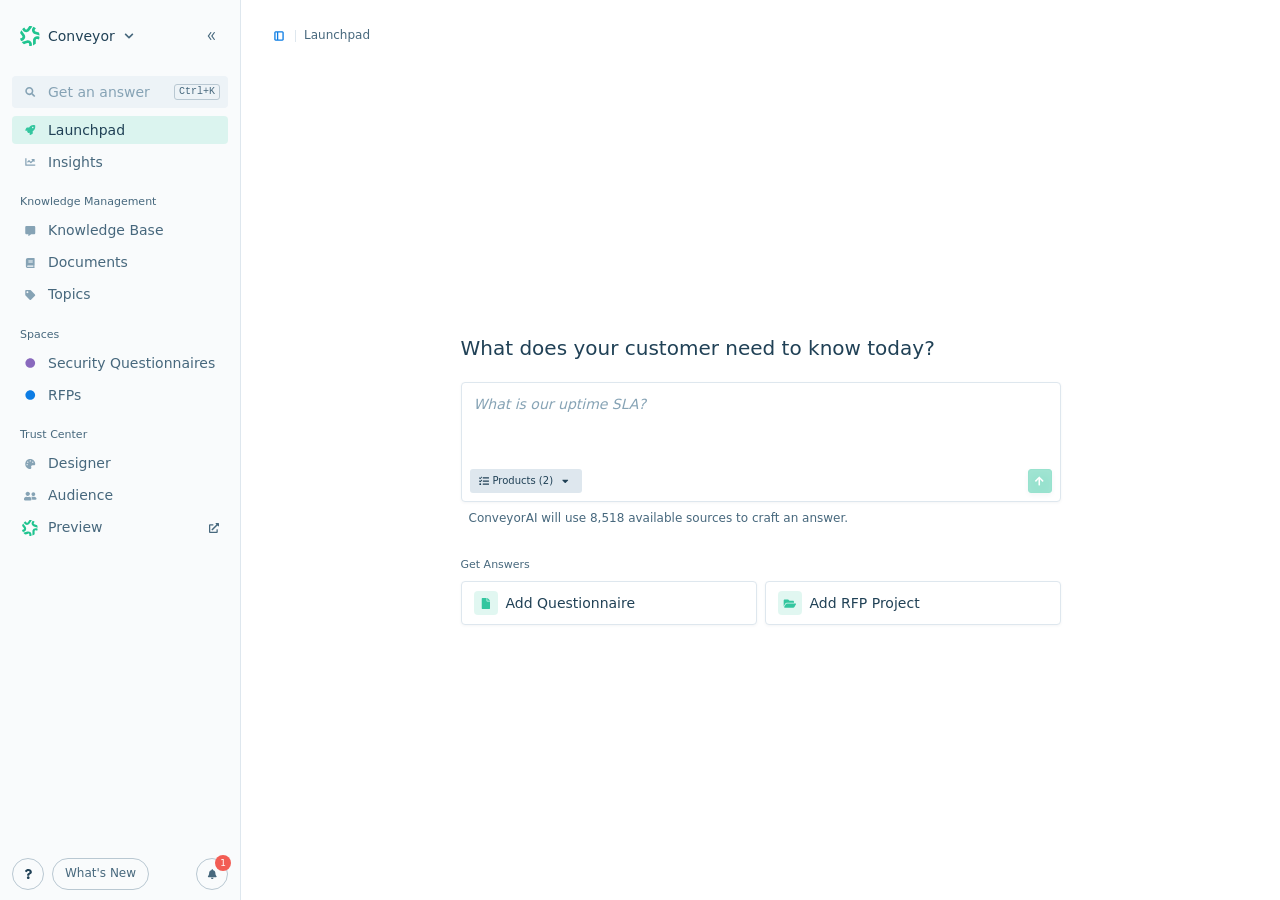
<file: prototype/index.html>
<!doctype html><html lang="en" class="font-sans text-gray-800 text-body leading-[1.15] min-h-screen"><head><meta charset="utf-8"><meta name="viewport" content="width=device-width,initial-scale=1,shrink-to-fit=no"><meta name="theme-color" content="#000000"><meta name="referrer" content="origin"><link rel="icon" href="./conveyor-favicon.ico"><title>Launchpad Prototype</title><script>// Check if browser is unsupported which currently is Internet Explorer 11 and below
    // code is lifted from https://github.com/arasatasaygin/is.js
    var windowObject = function (value) {
      return value != null && typeof value === 'object' && 'setInterval' in value;
    };
    var freeSelf = windowObject(typeof self == 'object' && self) && self;
    var navigator = freeSelf && freeSelf.navigator;
    var userAgent = (navigator && navigator.userAgent || '').toLowerCase();
    var match = userAgent.match(/(?:msie |trident.+?; rv:)(\d+)/);
    if (match !== null && match[1] <= 11) {
      window.location.href = window.location.origin + "/unsupported.html";
    }</script><script defer="defer" src="./static/vendors~main.99b9ed.bundle.js"></script><script defer="defer" src="./static/main.404fd3.bundle.js"></script><link href="./static/main.922d7b.css" rel="stylesheet"></head><body class="bg-gray-100 min-h-screen overflow-hidden"><div id="app" class="flex flex-col min-h-screen"></div></body></html>
</file>
